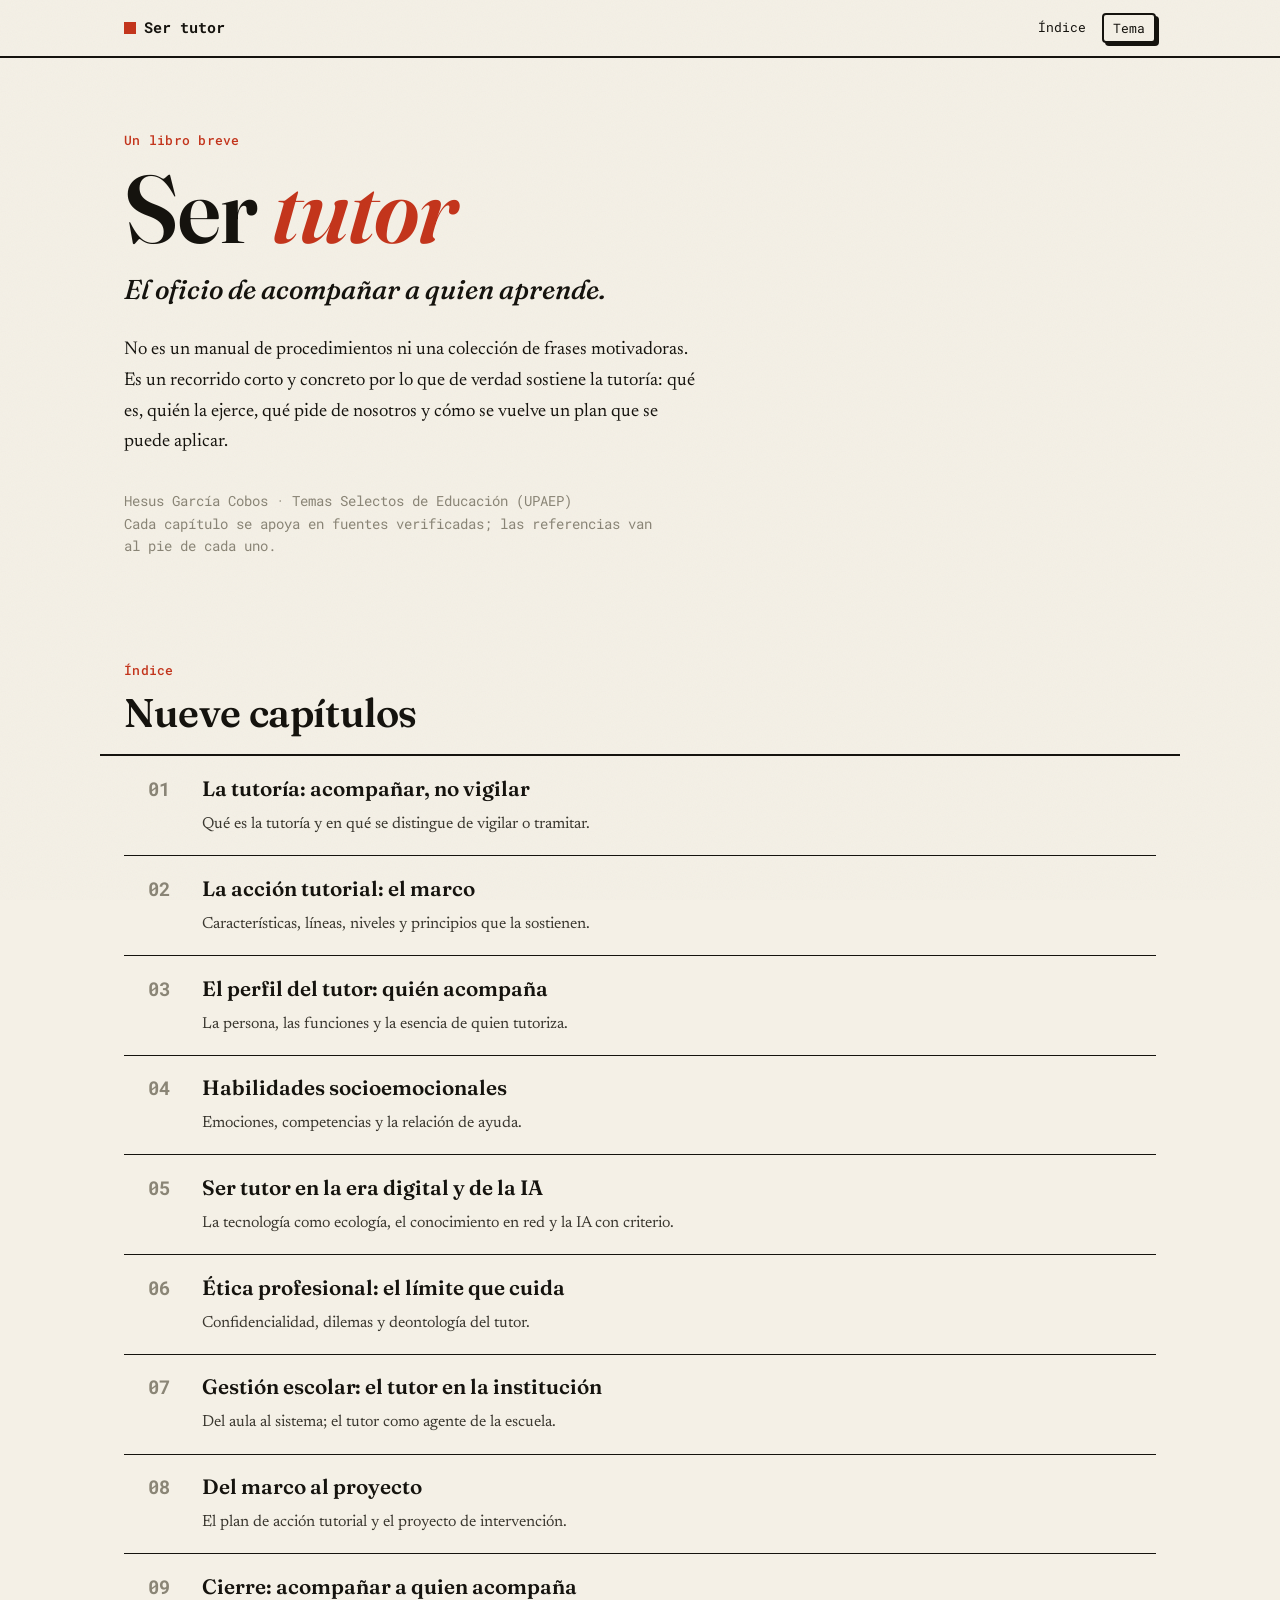
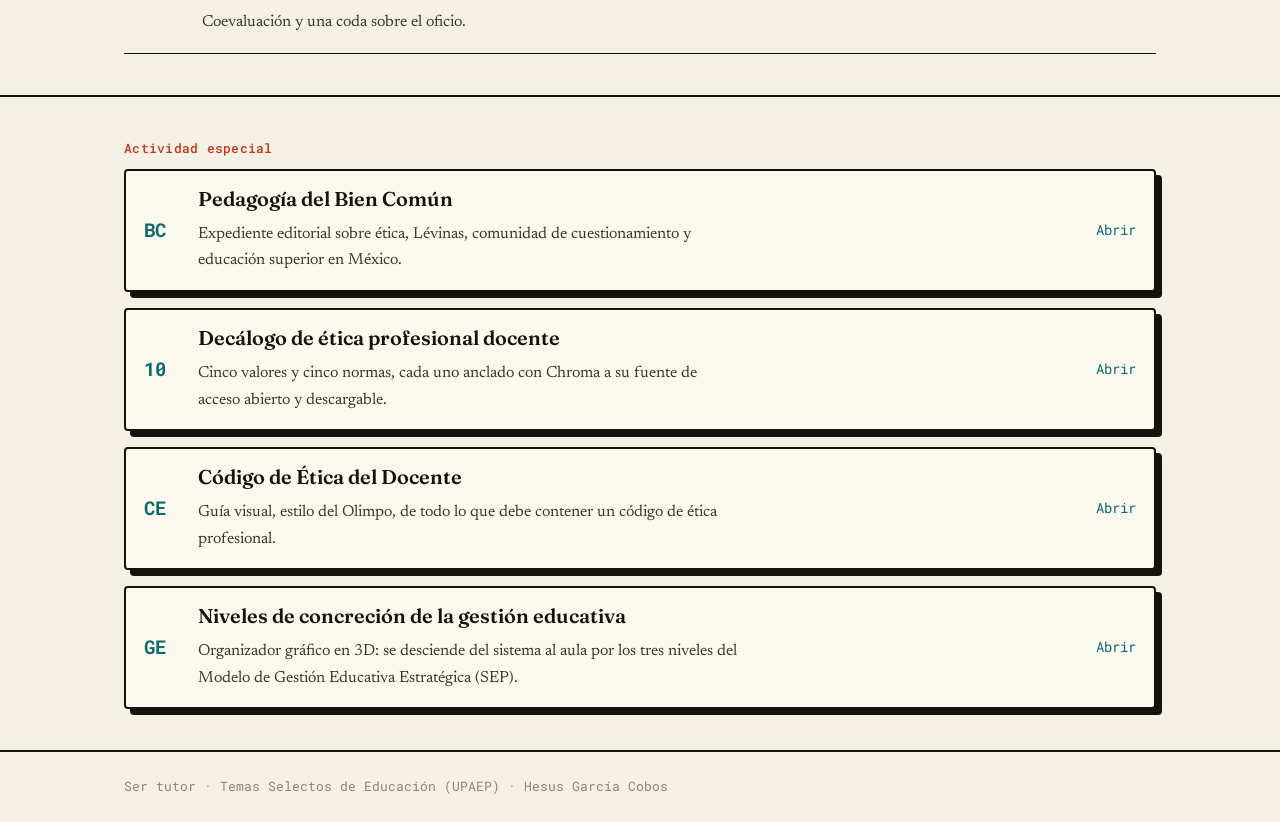
<file: docs/index.html>
<!doctype html>
<html lang="es" data-theme="light">
<head>
<meta charset="utf-8">
<meta name="viewport" content="width=device-width, initial-scale=1">
<title>Ser tutor · un libro breve sobre el oficio de acompañar</title>
<meta name="description" content="Ser tutor: un libro breve y concreto sobre el oficio de acompañar a quien aprende. Tutoría, acción tutorial, perfil del tutor, habilidades socioemocionales, ética profesional y gestión escolar.">
<link rel="stylesheet" href="assets/book.css">
<style>
.cover{padding:calc(var(--gap)*3) 0 calc(var(--gap)*2)}
.cover h1{font-size:clamp(3rem,9vw,6rem);line-height:.98;margin:0 0 .15em}
.cover h1 em{color:var(--chap)}
.cover .lead{max-width:30ch;margin-top:.6rem}
.cover__meta{margin-top:2rem}
.toc{border-top:var(--bw) solid var(--ink)}
.toc a{display:grid;grid-template-columns:2.4rem 1fr;gap:1rem;align-items:baseline;
  padding:1.1rem var(--gap);border-bottom:1px solid var(--ink);color:var(--ink);border-radius:0}
.toc a:hover{background:var(--paper-raised);color:var(--ink)}
.toc a:hover .toc__t{color:var(--chap)}
.toc__n{font-family:var(--font-mono);font-weight:700;color:var(--muted)}
.toc__t{font-family:var(--font-display);font-weight:600;font-size:1.3rem;line-height:1.2}
.toc__d{display:block;font-family:var(--font-body);font-size:1rem;color:var(--ink-soft);margin-top:.2rem;max-width:60ch}
.toc a:nth-child(1){--chap:var(--c1)}.toc a:nth-child(2){--chap:var(--c2)}.toc a:nth-child(3){--chap:var(--c3)}
.toc a:nth-child(4){--chap:var(--c4)}.toc a:nth-child(5){--chap:var(--c5)}.toc a:nth-child(6){--chap:var(--c6)}
.toc a:nth-child(7){--chap:var(--c7)}.toc a:nth-child(8){--chap:var(--c8)}.toc a:nth-child(9){--chap:var(--c9)}
.toc a:hover .toc__n{color:var(--chap)}
.special{border-top:var(--bw) solid var(--ink);padding:calc(var(--gap)*1.7) 0}
.special__link{display:grid;grid-template-columns:2.4rem 1fr auto;gap:1rem;align-items:center;color:var(--ink);
  border:var(--bw) solid var(--ink);border-radius:var(--rad);background:var(--paper-raised);
  box-shadow:var(--sh) var(--sh) 0 var(--shadow);padding:1rem 1.1rem}
.special__link:hover{color:var(--ink);border-color:var(--ink);transform:translate(-1px,-1px);
  box-shadow:calc(var(--sh) + 2px) calc(var(--sh) + 2px) 0 var(--shadow)}
.special__n{font-family:var(--font-mono);font-weight:700;color:var(--c6)}
.special__t{font-family:var(--font-display);font-weight:600;font-size:1.25rem;line-height:1.18}
.special__d{display:block;font-family:var(--font-body);font-size:1rem;color:var(--ink-soft);margin-top:.2rem;max-width:60ch}
.special__go{font-family:var(--font-mono);font-size:.85rem;color:var(--c6)}
@media(max-width:700px){.special__link{grid-template-columns:2.4rem 1fr}.special__go{display:none}}
</style>
</head>
<body>
<nav class="nav"><div class="wrap">
  <a class="nav__brand" href="index.html"><span class="sq"></span> Ser tutor</a>
  <div class="nav__right"><a href="#indice">Índice</a><button class="toggle" id="themeToggle" type="button">Tema</button></div>
</div></nav>

<header class="cover"><div class="wrap">
  <p class="eyebrow">Un libro breve</p>
  <h1>Ser <em>tutor</em></h1>
  <p class="lead">El oficio de acompañar a quien aprende.</p>
  <p class="prose" style="margin-top:1.4rem;max-width:58ch">No es un manual de procedimientos ni una colección de frases motivadoras. Es un recorrido corto y concreto por lo que de verdad sostiene la tutoría: qué es, quién la ejerce, qué pide de nosotros y cómo se vuelve un plan que se puede aplicar.</p>
  <p class="cover__meta meta">Hesus García Cobos · Temas Selectos de Educación (UPAEP)<br>Cada capítulo se apoya en fuentes verificadas; las referencias van al pie de cada uno.</p>
</div></header>

<section id="indice"><div class="wrap">
  <p class="eyebrow">Índice</p>
  <h2 style="margin-top:0">Nueve capítulos</h2>
</div>
<nav class="toc wrap" aria-label="Índice de capítulos">
  <a href="cap1.html"><span class="toc__n">01</span><span><span class="toc__t">La tutoría: acompañar, no vigilar</span><span class="toc__d">Qué es la tutoría y en qué se distingue de vigilar o tramitar.</span></span></a>
  <a href="cap2.html"><span class="toc__n">02</span><span><span class="toc__t">La acción tutorial: el marco</span><span class="toc__d">Características, líneas, niveles y principios que la sostienen.</span></span></a>
  <a href="cap3.html"><span class="toc__n">03</span><span><span class="toc__t">El perfil del tutor: quién acompaña</span><span class="toc__d">La persona, las funciones y la esencia de quien tutoriza.</span></span></a>
  <a href="cap4.html"><span class="toc__n">04</span><span><span class="toc__t">Habilidades socioemocionales</span><span class="toc__d">Emociones, competencias y la relación de ayuda.</span></span></a>
  <a href="cap5.html"><span class="toc__n">05</span><span><span class="toc__t">Ser tutor en la era digital y de la IA</span><span class="toc__d">La tecnología como ecología, el conocimiento en red y la IA con criterio.</span></span></a>
  <a href="cap6.html"><span class="toc__n">06</span><span><span class="toc__t">Ética profesional: el límite que cuida</span><span class="toc__d">Confidencialidad, dilemas y deontología del tutor.</span></span></a>
  <a href="cap7.html"><span class="toc__n">07</span><span><span class="toc__t">Gestión escolar: el tutor en la institución</span><span class="toc__d">Del aula al sistema; el tutor como agente de la escuela.</span></span></a>
  <a href="cap8.html"><span class="toc__n">08</span><span><span class="toc__t">Del marco al proyecto</span><span class="toc__d">El plan de acción tutorial y el proyecto de intervención.</span></span></a>
  <a href="cap9.html"><span class="toc__n">09</span><span><span class="toc__t">Cierre: acompañar a quien acompaña</span><span class="toc__d">Coevaluación y una coda sobre el oficio.</span></span></a>
</nav>
</section>

<section class="special"><div class="wrap">
  <p class="eyebrow">Actividad especial</p>
  <a class="special__link" href="bien-comun/">
    <span class="special__n">BC</span>
    <span><span class="special__t">Pedagogía del Bien Común</span><span class="special__d">Expediente editorial sobre ética, Lévinas, comunidad de cuestionamiento y educación superior en México.</span></span>
    <span class="special__go">Abrir</span>
  </a>
  <a class="special__link" href="decalogo/" style="margin-top:1rem">
    <span class="special__n">10</span>
    <span><span class="special__t">Decálogo de ética profesional docente</span><span class="special__d">Cinco valores y cinco normas, cada uno anclado con Chroma a su fuente de acceso abierto y descargable.</span></span>
    <span class="special__go">Abrir</span>
  </a>
  <a class="special__link" href="codigo-etica/" style="margin-top:1rem">
    <span class="special__n">CE</span>
    <span><span class="special__t">Código de Ética del Docente</span><span class="special__d">Guía visual, estilo del Olimpo, de todo lo que debe contener un código de ética profesional.</span></span>
    <span class="special__go">Abrir</span>
  </a>
  <a class="special__link" href="gestion-educativa/" style="margin-top:1rem">
    <span class="special__n">GE</span>
    <span><span class="special__t">Niveles de concreción de la gestión educativa</span><span class="special__d">Organizador gráfico en 3D: se desciende del sistema al aula por los tres niveles del Modelo de Gestión Educativa Estratégica (SEP).</span></span>
    <span class="special__go">Abrir</span>
  </a>
</div></section>

<footer class="foot"><div class="wrap">Ser tutor · Temas Selectos de Educación (UPAEP) · Hesus García Cobos</div></footer>
<script src="assets/book.js"></script>
</body>
</html>
</file>
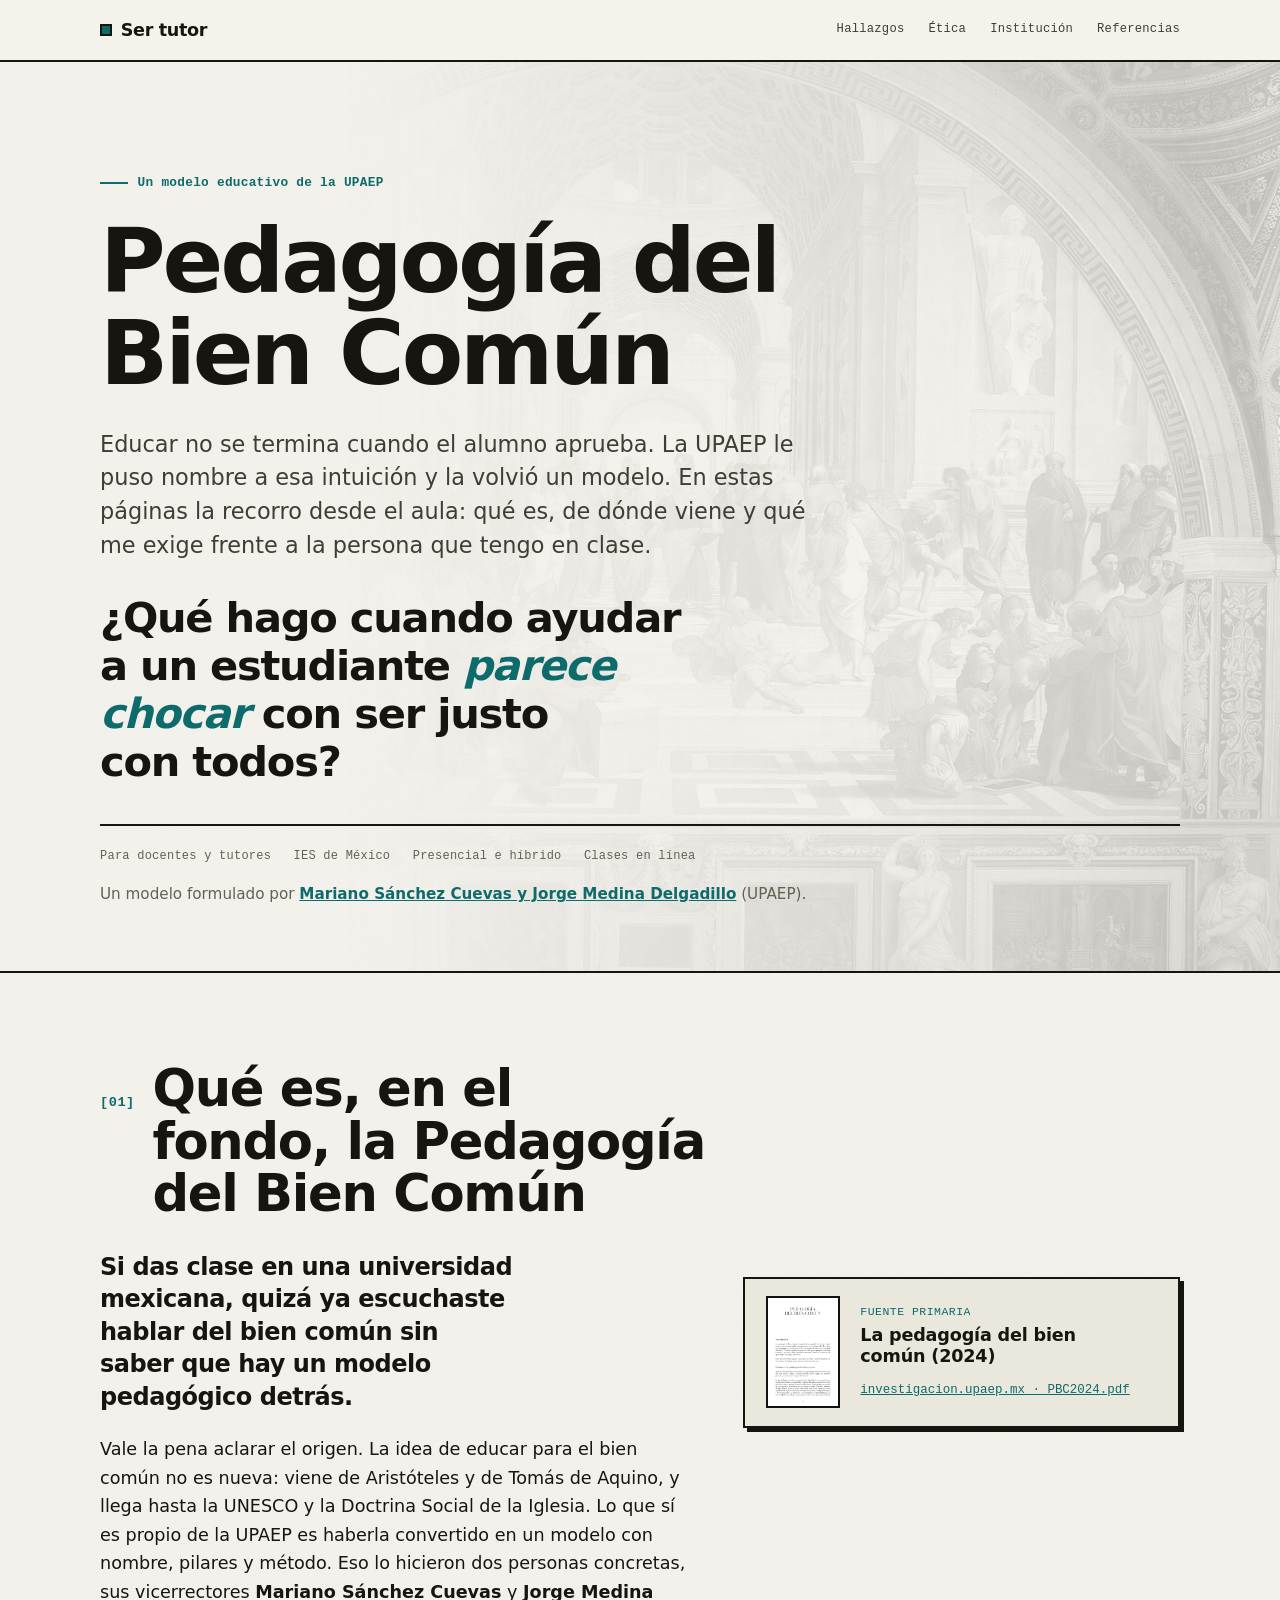
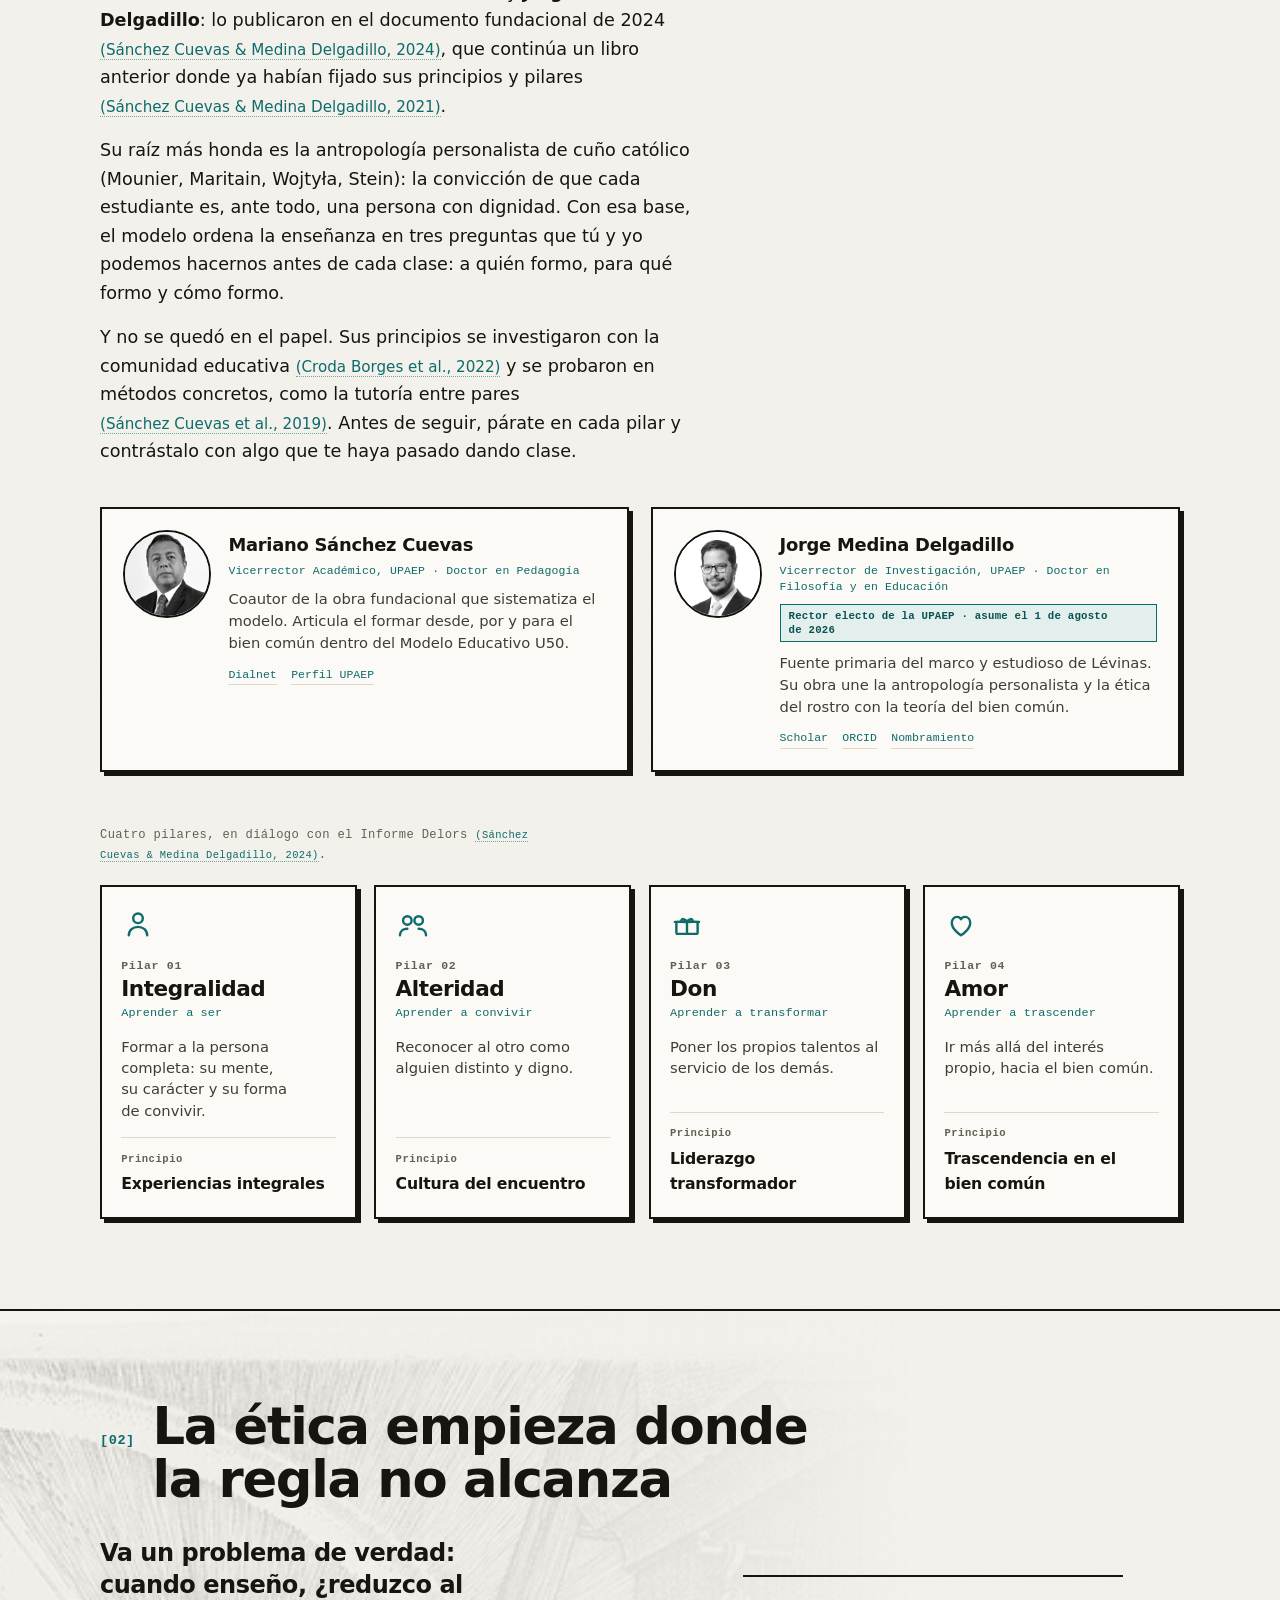
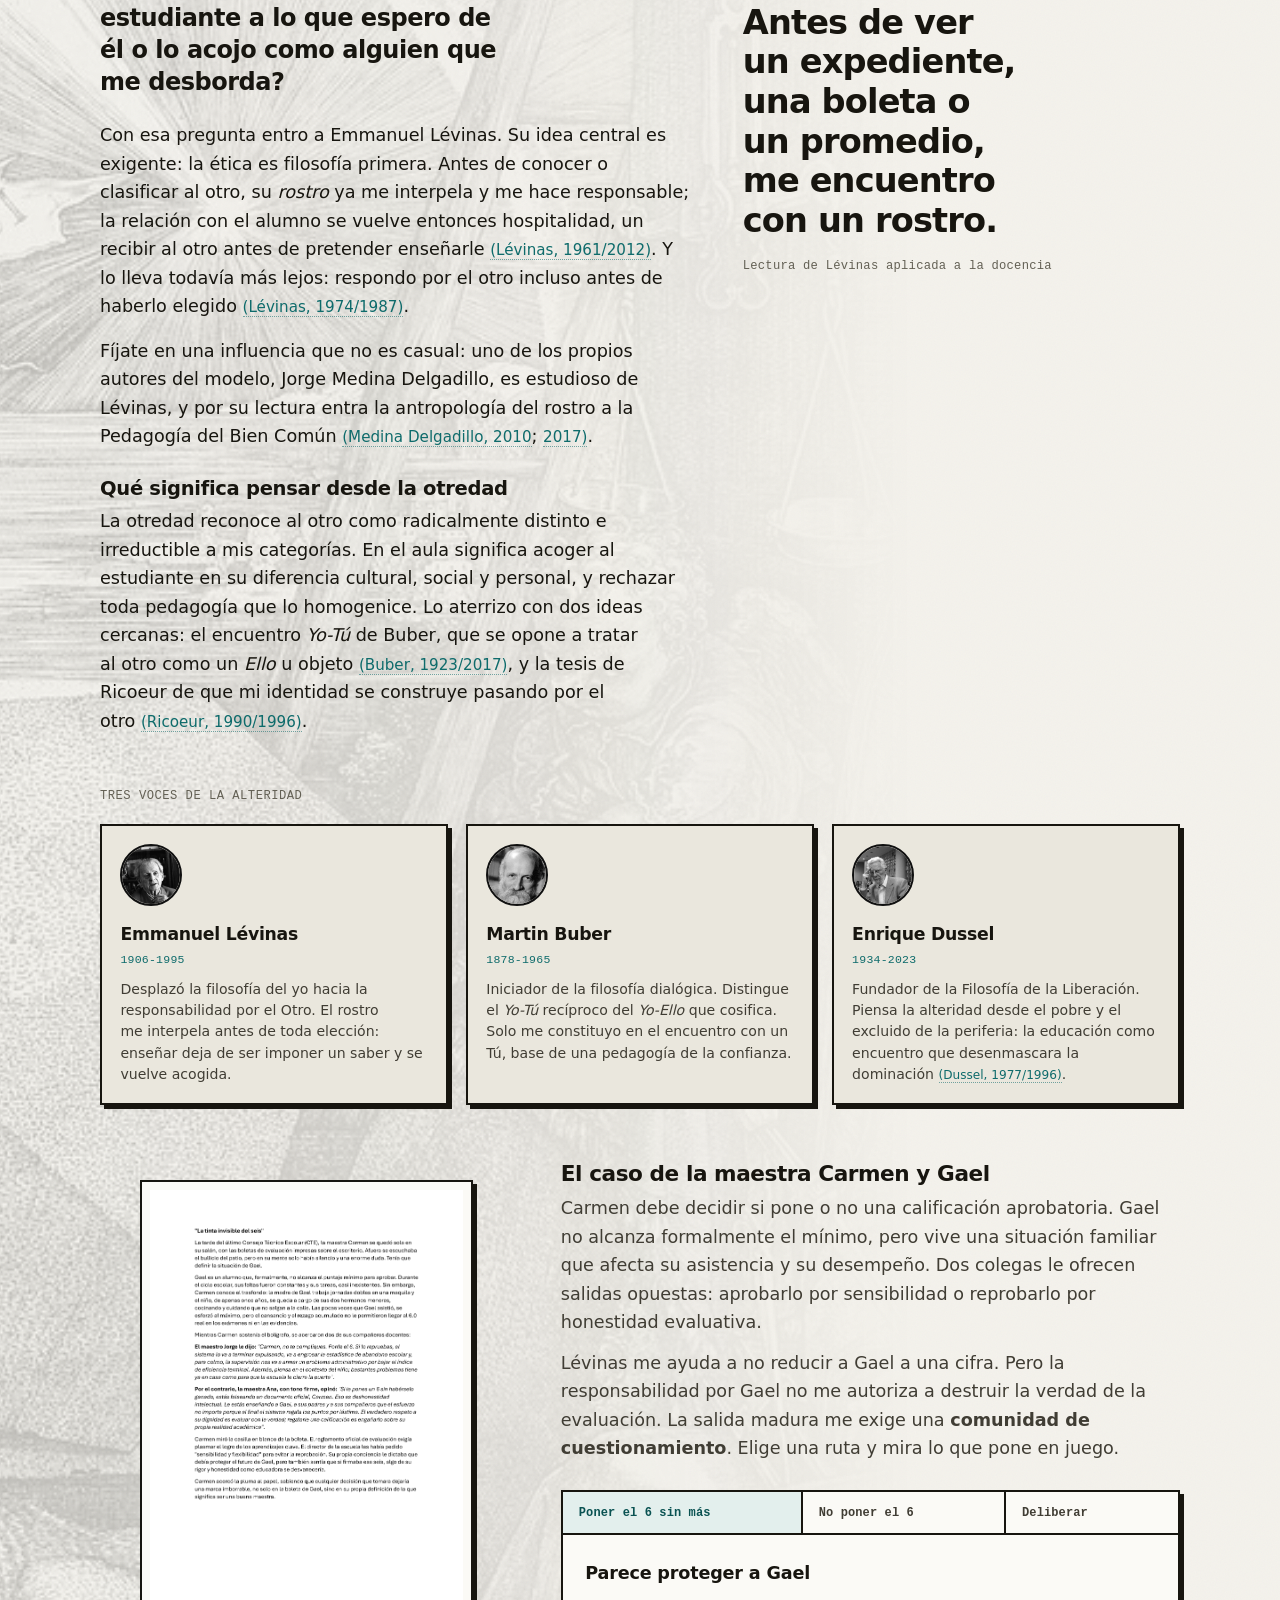
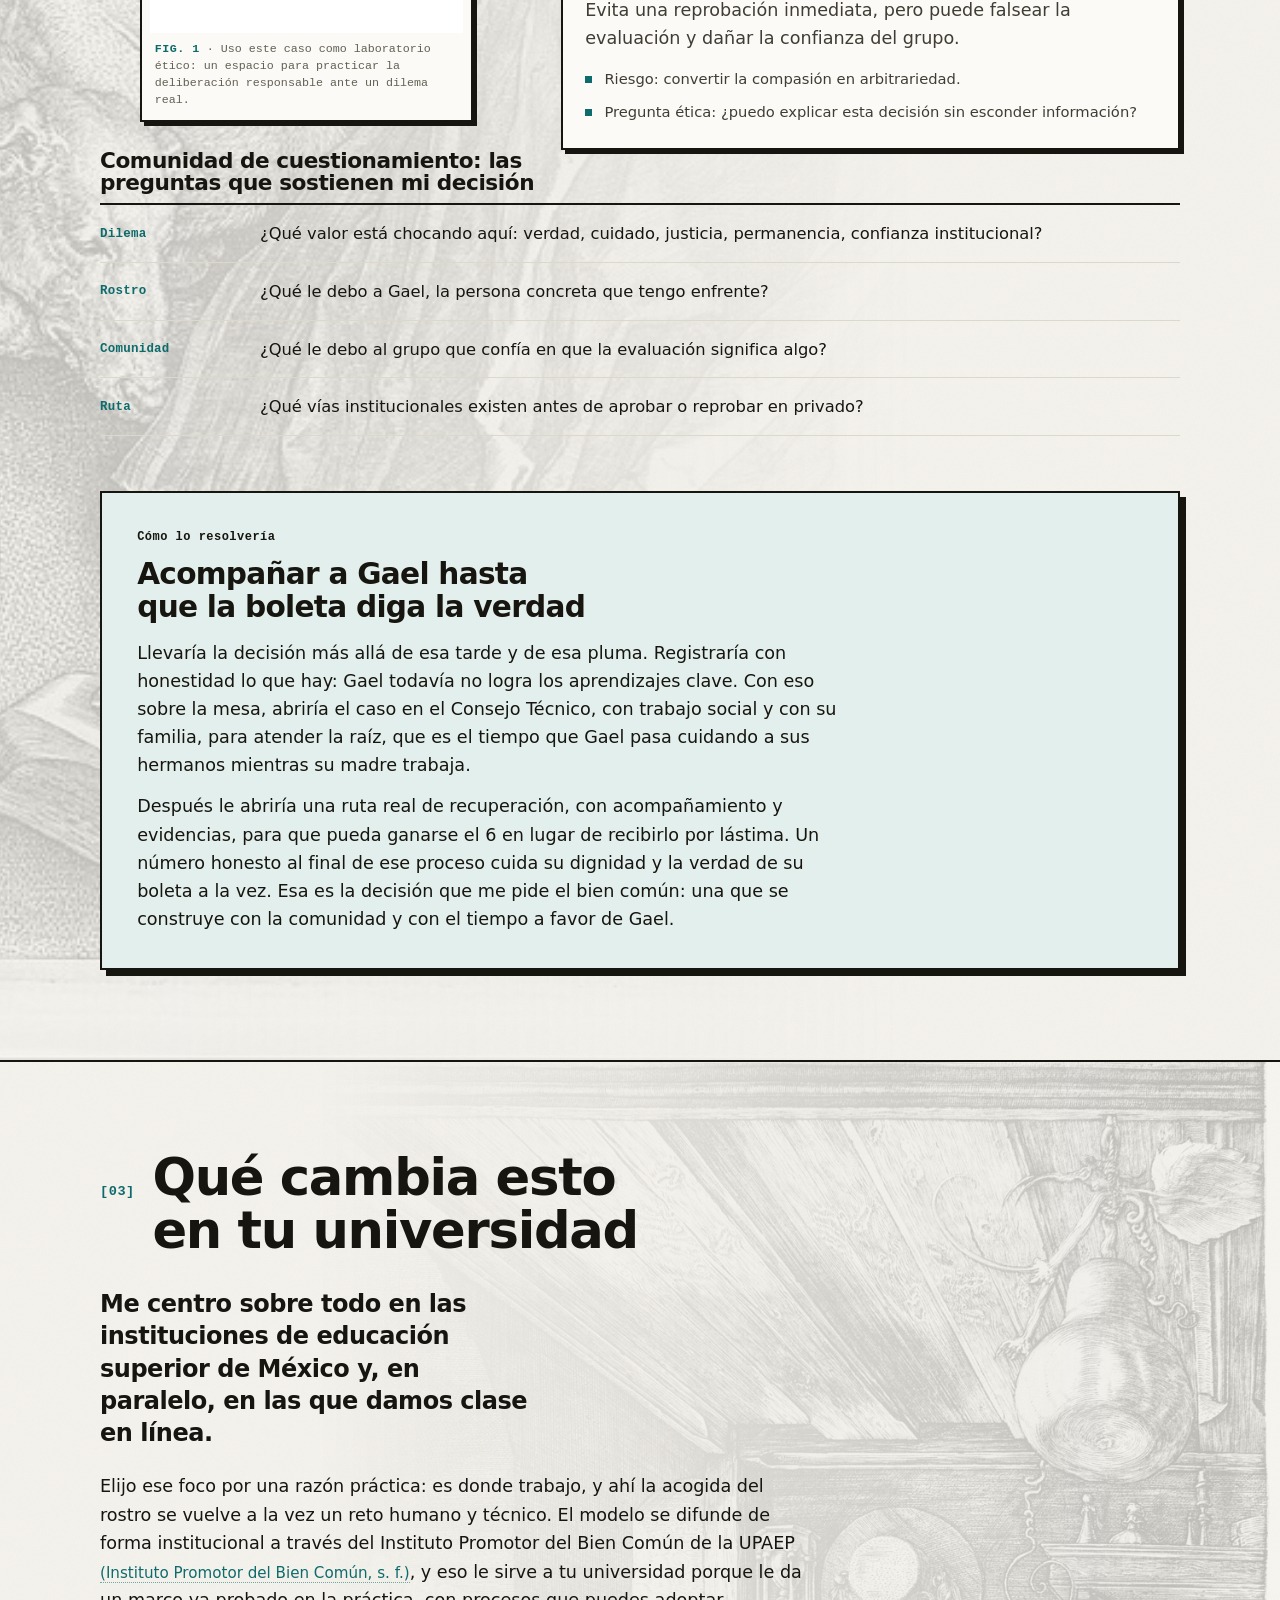
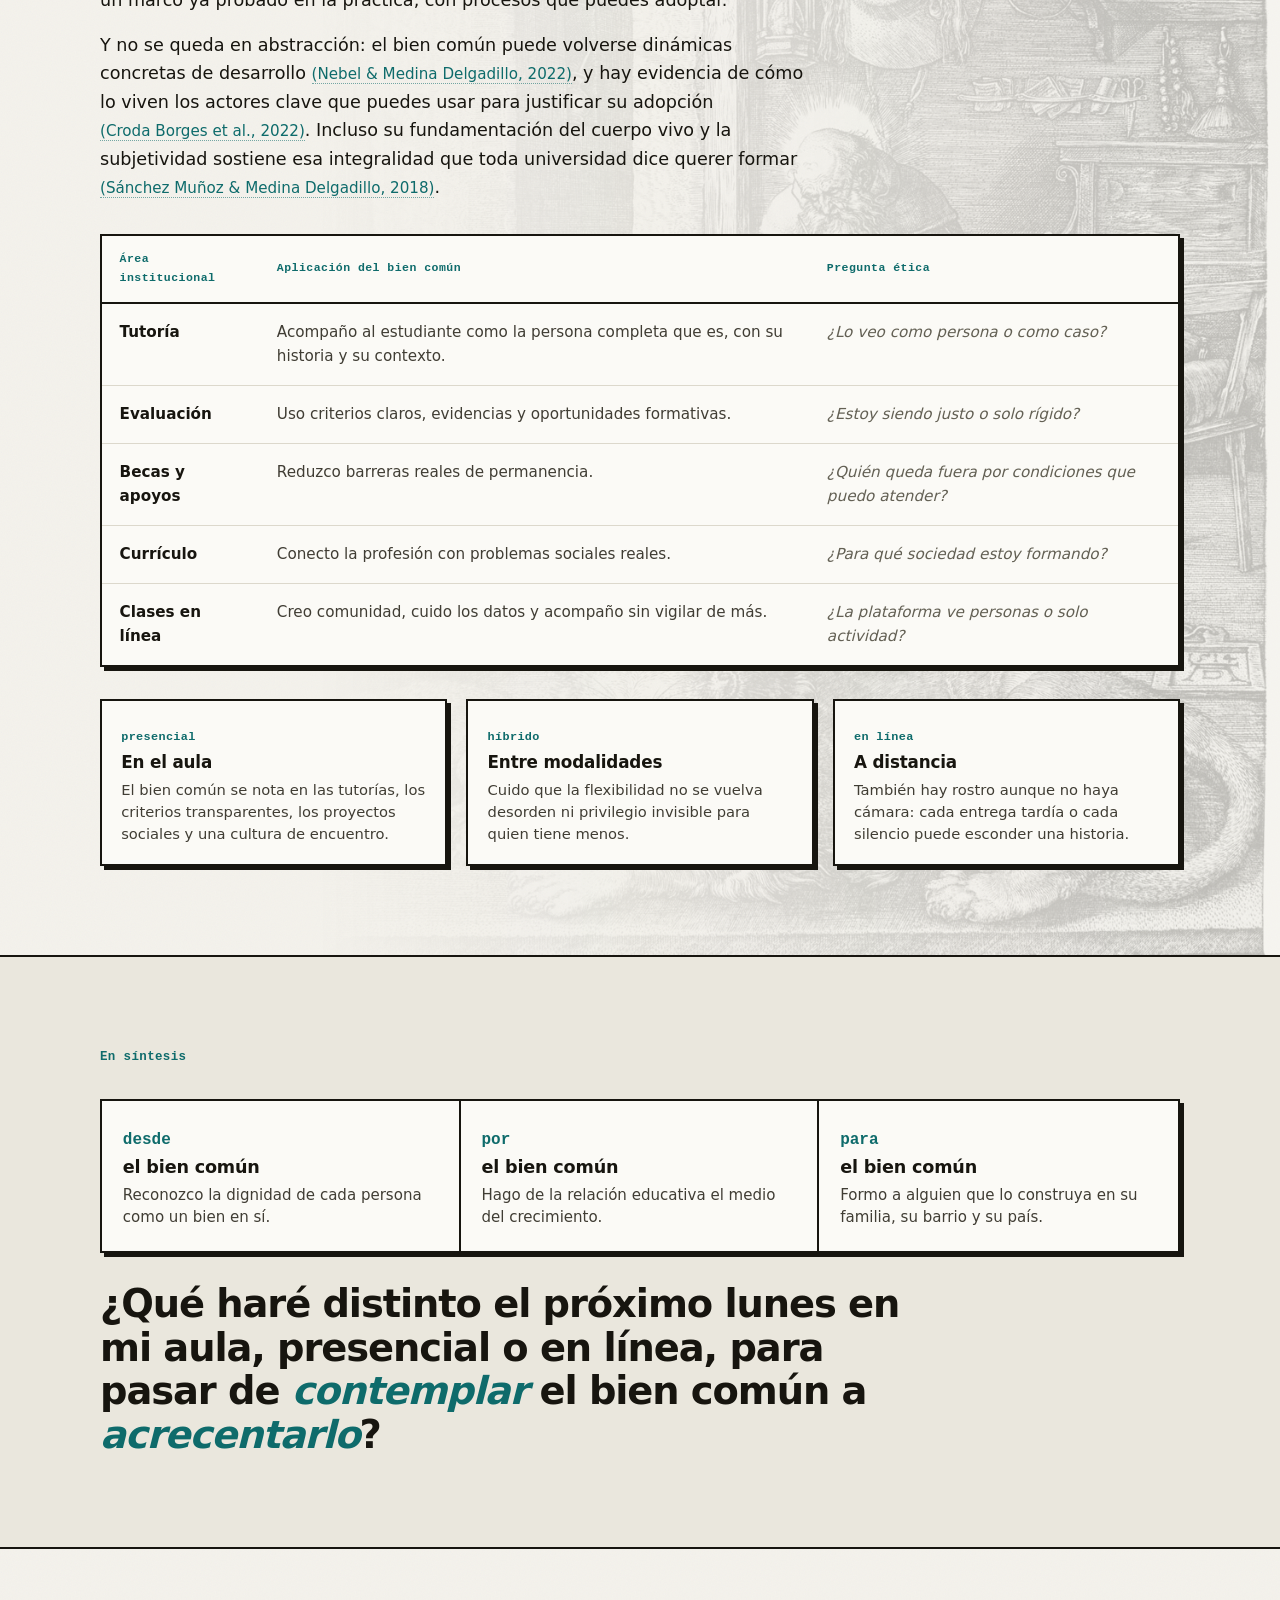
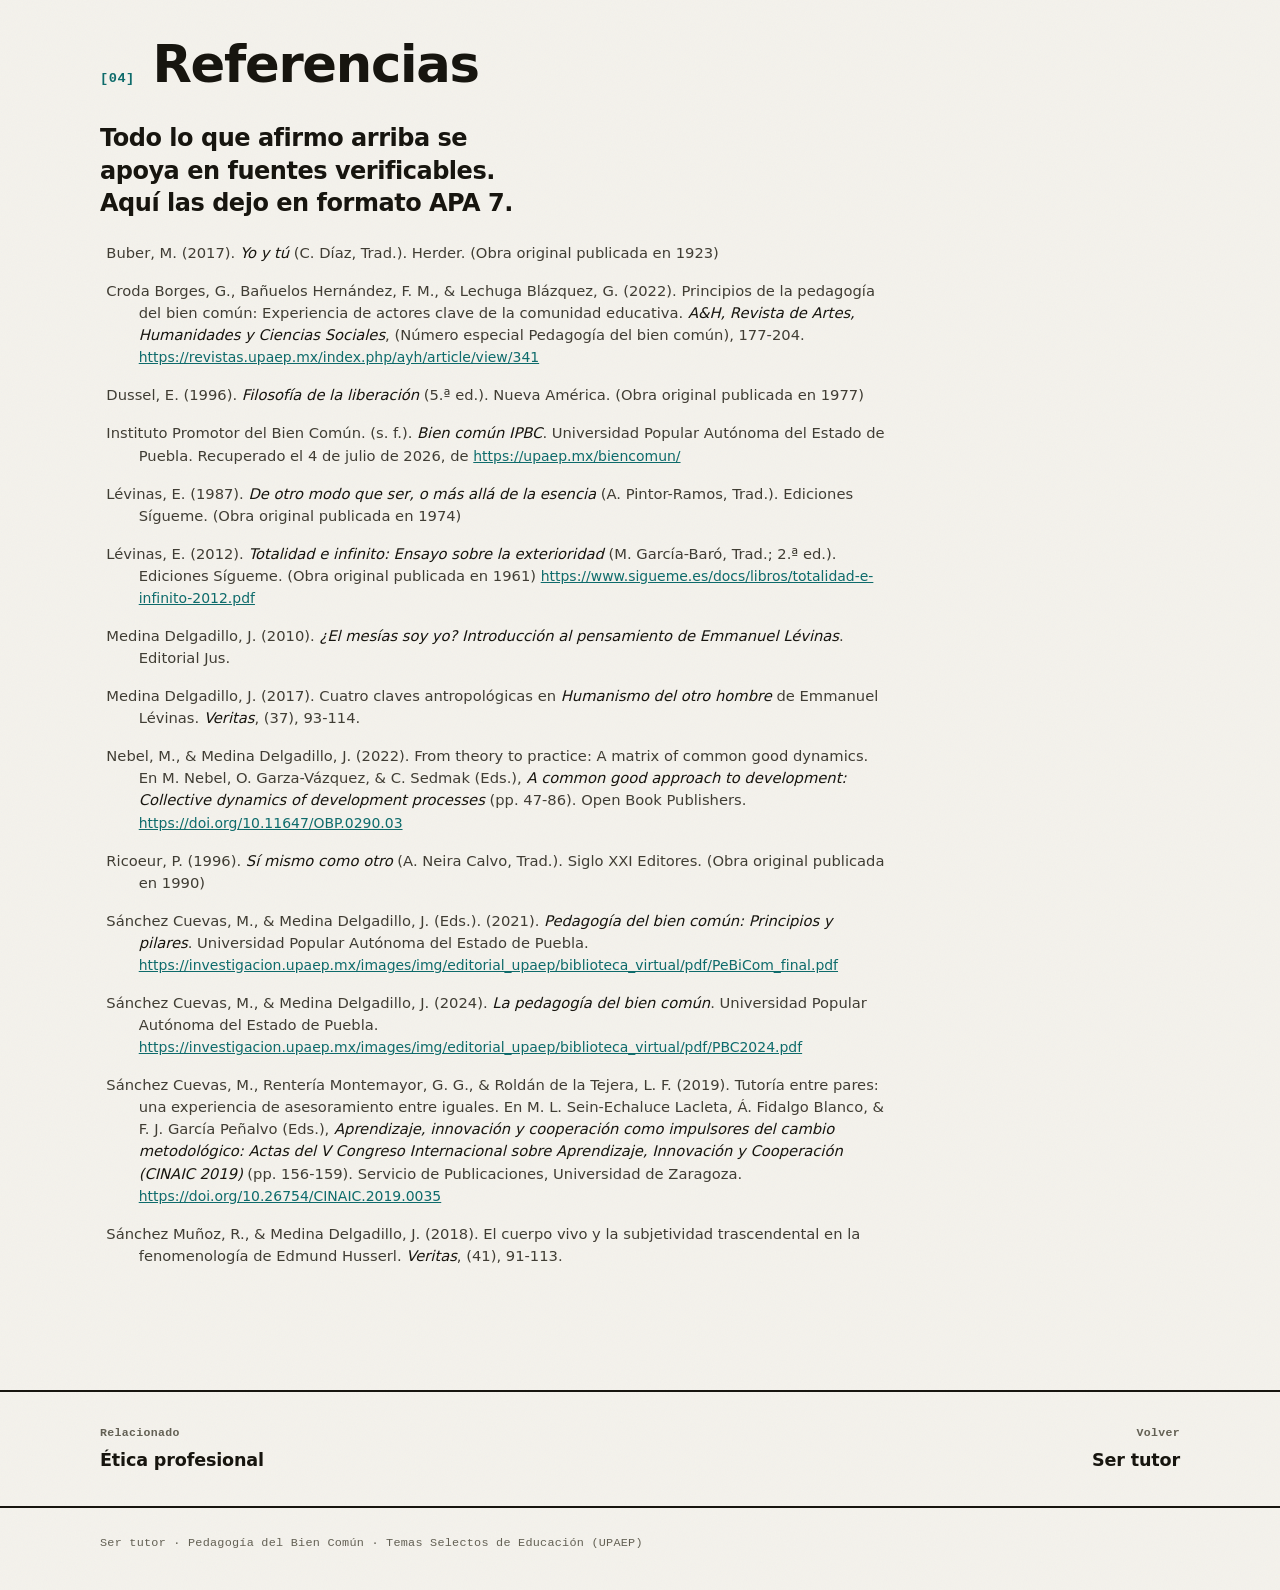
<file: docs/bien-comun/index.html>
<!doctype html>
<html lang="es">
<head>
<meta charset="utf-8">
<meta name="viewport" content="width=device-width, initial-scale=1">
<title>Pedagogía del Bien Común · Ser tutor</title>
<meta name="description" content="Qué es la Pedagogía del Bien Común de la UPAEP, contada desde el aula y con fuentes: su origen y autores (Sánchez Cuevas y Medina Delgadillo), su ética de la otredad con Lévinas, y su vínculo con las universidades de México y las que dan clase en línea.">
<style>
  :root{
    --paper:#f4f2ec;
    --paper-2:#eae7dd;
    --surface:#fbfaf6;
    --ink:#17150f;
    --ink-soft:#403d34;
    --muted:#636054;
    --accent:#0e6b6b;
    --accent-strong:#0a5252;
    --accent-wash:#e3efed;
    --line:#dcd8cc;
    --shadow-hard:6px 6px 0 var(--ink);
    --shadow-hard-sm:4px 4px 0 var(--ink);

    --sans:system-ui,-apple-system,"Segoe UI",Roboto,Helvetica,Arial,sans-serif;
    --mono:ui-monospace,"SF Mono","Roboto Mono",Menlo,Consolas,monospace;

    --measure:min(100% - 2.5rem, 1080px);
    --prose:64ch;
    --e-out:cubic-bezier(.22,1,.36,1);
  }

  *,*::before,*::after{box-sizing:border-box}
  html{-webkit-text-size-adjust:100%;scroll-behavior:smooth;scroll-padding-top:72px}
  @media (prefers-reduced-motion:reduce){html{scroll-behavior:auto}}
  body{
    margin:0;color:var(--ink);
    background-color:var(--paper);
    background-image:url("data:image/svg+xml,%3Csvg xmlns='http://www.w3.org/2000/svg' width='140' height='140'%3E%3Cfilter id='n'%3E%3CfeTurbulence type='fractalNoise' baseFrequency='0.8' numOctaves='2' stitchTiles='stitch'/%3E%3C/filter%3E%3Crect width='100%25' height='100%25' filter='url(%23n)' opacity='0.04'/%3E%3C/svg%3E");
    font-family:var(--sans);font-size:clamp(1.02rem,.98rem + .22vw,1.1rem);
    line-height:1.62;-webkit-font-smoothing:antialiased;text-rendering:optimizeLegibility;
  }
  h1,h2,h3{margin:0;letter-spacing:-.025em;line-height:1.02;text-wrap:balance}
  h1{font-weight:840}h2{font-weight:820}h3{font-weight:760}
  p{margin:0;text-wrap:pretty}
  a{color:var(--accent)}a:hover{color:var(--accent-strong)}
  img{max-width:100%;display:block}
  .wrap{width:var(--measure);margin-inline:auto}

  /* reading progress (scroll-driven, decorative, degrades to hidden) */
  .progress{position:fixed;inset:0 0 auto 0;height:3px;background:var(--accent);transform:scaleX(0);transform-origin:0 50%;z-index:200}
  @supports (animation-timeline:scroll()){
    .progress{animation:grow linear both;animation-timeline:scroll(root)}
    @keyframes grow{to{transform:scaleX(1)}}
  }
  @media (prefers-reduced-motion:reduce){.progress{display:none}}

  /* skip link */
  .skip{position:absolute;left:-9999px;top:.4rem;background:var(--ink);color:var(--paper);padding:.55rem .9rem;font-family:var(--mono);font-size:.78rem;z-index:300}
  .skip:focus{left:.4rem}

  /* nav */
  .nav{position:sticky;top:0;z-index:100;background:color-mix(in srgb,var(--paper) 85%,transparent);backdrop-filter:saturate(1.05) blur(8px);border-bottom:2px solid var(--ink)}
  .nav__in{width:var(--measure);margin-inline:auto;height:60px;display:flex;align-items:center;justify-content:space-between;gap:1rem}
  .brand{display:inline-flex;align-items:center;gap:.55rem;color:var(--ink);font-weight:800;letter-spacing:-.02em;text-decoration:none}
  .brand .sq{width:12px;height:12px;background:var(--accent);border:2px solid var(--ink)}
  .nav__links{display:flex;gap:1.5rem;font-family:var(--mono);font-size:.76rem;letter-spacing:.02em}
  .nav__links a{color:var(--ink-soft);text-decoration:none}
  .nav__links a:hover{color:var(--accent)}
  @media (max-width:760px){.nav__links{display:none}}

  /* hero */
  .hero{position:relative;overflow:hidden;padding:clamp(3.6rem,8vw,7rem) 0 clamp(2.6rem,5vw,4rem)}
  .hero::before{content:"";position:absolute;inset:0;
    background:url("assets/athens-bg.jpg") center right/cover;filter:grayscale(1) contrast(1.04);
    opacity:.22;-webkit-mask-image:linear-gradient(90deg,transparent 26%,#000 92%);mask-image:linear-gradient(90deg,transparent 26%,#000 92%);pointer-events:none}
  .hero .wrap{position:relative;z-index:1}
  @media (max-width:720px){.hero::before{opacity:.12}}

  /* full-bleed old-master engravings behind ética + institución (fade alterna dirección) */
  #etica,#institucion{position:relative;overflow:hidden}
  #etica > .wrap,#institucion > .wrap{position:relative;z-index:1}
  #etica::before,#institucion::before{content:"";position:absolute;inset:0;pointer-events:none;filter:grayscale(1) contrast(1.04);opacity:.22;z-index:0;background-size:cover;background-position:center}
  #etica::before{background-image:url("assets/contemplacion.jpg");background-position:center top;-webkit-mask-image:linear-gradient(90deg,#000 6%,transparent 72%);mask-image:linear-gradient(90deg,#000 6%,transparent 72%)}
  #institucion::before{background-image:url("assets/jerome.jpg");-webkit-mask-image:linear-gradient(90deg,transparent 24%,#000 92%);mask-image:linear-gradient(90deg,transparent 24%,#000 92%)}
  @media (max-width:720px){#etica::before,#institucion::before{opacity:.12}}
  .kicker{font-family:var(--mono);font-size:.8rem;letter-spacing:.02em;color:var(--accent);margin:0 0 1.4rem;display:inline-flex;align-items:center;gap:.6rem;font-weight:600}
  .kicker::before{content:"";width:28px;height:2px;background:var(--accent)}
  .hero h1{font-size:clamp(2.9rem,9vw,5.6rem);max-width:14ch;letter-spacing:-.035em}
  .hero__deck{margin:1.8rem 0 0;max-width:52ch;font-size:clamp(1.14rem,1rem + .8vw,1.4rem);color:var(--ink-soft);line-height:1.5}
  .hero__q{margin:2rem 0 0;max-width:22ch;font-size:clamp(1.55rem,1.1rem + 2.2vw,2.6rem);line-height:1.15;font-weight:820;letter-spacing:-.03em}
  .hero__q em{font-style:italic;font-weight:600;color:var(--accent)}
  .hero__meta{margin:2.4rem 0 0;padding-top:1.3rem;border-top:2px solid var(--ink);font-family:var(--mono);font-size:.75rem;color:var(--muted);letter-spacing:.02em;display:flex;flex-wrap:wrap;gap:.5rem 1.4rem}
  .hero__by{margin:1rem 0 0;font-size:.95rem;color:var(--muted)}
  .hero__by a{font-weight:600}

  /* section scaffold */
  .section{padding:clamp(3.4rem,7vw,6rem) 0;border-top:2px solid var(--ink)}
  .s-head{display:grid;grid-template-columns:auto 1fr;gap:1.1rem;align-items:baseline;margin:0 0 2rem}
  .s-index{font-family:var(--mono);font-size:.85rem;color:var(--accent);font-weight:700;letter-spacing:.04em;white-space:nowrap}
  .s-head h2{font-size:clamp(1.9rem,1.2rem + 2.6vw,3.2rem);max-width:19ch}
  .lede{font-size:clamp(1.2rem,1rem + .9vw,1.5rem);color:var(--ink);line-height:1.35;max-width:26ch;font-weight:720;letter-spacing:-.02em;margin:0 0 1.4rem}
  .prose{max-width:var(--prose)}
  .prose p+p{margin-top:1rem}
  .prose h3{font-size:1.22rem;margin:1.8rem 0 .5rem;letter-spacing:-.015em}
  .split{display:grid;grid-template-columns:1.15fr .85fr;gap:clamp(1.8rem,4vw,3.2rem);align-items:start}
  @media (max-width:760px){.split{grid-template-columns:1fr}}

  /* inline citation */
  .cite{font-size:.86em;color:var(--accent);text-decoration:none;white-space:nowrap;border-bottom:1px dotted color-mix(in srgb,var(--accent) 55%,transparent)}
  .cite:hover{color:var(--accent-strong);border-bottom-style:solid}

  mark{background:var(--accent-wash);color:var(--ink);padding:.02em .12em;box-decoration-break:clone}

  /* author cards */
  .authors{display:grid;grid-template-columns:repeat(auto-fit,minmax(300px,1fr));gap:1.4rem;margin:2.6rem 0}
  .author{border:2px solid var(--ink);background:var(--surface);padding:1.3rem;box-shadow:var(--shadow-hard-sm);display:grid;grid-template-columns:auto 1fr;gap:1.1rem;align-items:start}
  .author__photo{width:88px;height:88px;border-radius:50%;border:2px solid var(--ink);object-fit:cover;filter:grayscale(1) contrast(1.05);background:var(--paper-2)}
  .author__name{font-weight:800;font-size:1.12rem;letter-spacing:-.015em}
  .author__role{font-family:var(--mono);font-size:.72rem;color:var(--accent);letter-spacing:.01em;margin:.25rem 0 .55rem;line-height:1.4}
  .author__badge{display:inline-block;font-family:var(--mono);font-size:.67rem;font-weight:700;letter-spacing:.02em;color:var(--accent-strong);background:var(--accent-wash);border:1px solid var(--accent);padding:.22rem .5rem;margin:0 0 .6rem;line-height:1.35}
  .author__why{font-size:.92rem;color:var(--ink-soft);line-height:1.5}
  .author__links{margin:.7rem 0 0;display:flex;flex-wrap:wrap;gap:.4rem .9rem;font-family:var(--mono);font-size:.72rem}
  .author__links a{text-decoration:none;border-bottom:1px solid var(--line)}

  /* document callout */
  .doc{display:grid;grid-template-columns:auto 1fr;gap:1.3rem;align-items:center;border:2px solid var(--ink);background:var(--paper-2);padding:1.1rem 1.3rem;box-shadow:var(--shadow-hard-sm);margin:1.6rem 0 0}
  .doc img{width:74px;height:auto;border:2px solid var(--ink);filter:grayscale(1) contrast(1.04)}
  .doc__k{font-family:var(--mono);font-size:.72rem;color:var(--accent);letter-spacing:.04em}
  .doc__t{font-weight:760;letter-spacing:-.01em;margin:.2rem 0 .35rem;line-height:1.2}
  .doc__l{font-family:var(--mono);font-size:.78rem;word-break:break-word}

  /* pilares (grid compacto con iconos) */
  .pillars-wrap{margin-top:clamp(2.4rem,5vw,3.4rem)}
  .pillars-label{font-family:var(--mono);font-size:.76rem;color:var(--muted);letter-spacing:.03em;margin:0 0 1.2rem;max-width:62ch}
  .pillars-label .cite{white-space:normal}
  .pillars{display:grid;grid-template-columns:repeat(4,1fr);gap:1.1rem}
  .pillar{border:2px solid var(--ink);background:var(--surface);padding:1.3rem 1.2rem;box-shadow:var(--shadow-hard-sm);display:flex;flex-direction:column;transition:transform .18s var(--e-out),box-shadow .18s var(--e-out)}
  .pillar:hover{transform:translate(-2px,-2px);box-shadow:8px 8px 0 var(--ink)}
  .pillar__ic{width:34px;height:34px;color:var(--accent);margin-bottom:1rem;display:block;flex:0 0 auto}
  .pillar__no{font-family:var(--mono);font-size:.72rem;color:var(--muted);letter-spacing:.06em;font-weight:700}
  .pillar__name{font-size:1.35rem;font-weight:820;letter-spacing:-.02em;margin:.15rem 0 .2rem}
  .pillar__aim{font-family:var(--mono);font-size:.74rem;color:var(--accent);letter-spacing:.01em;margin:0 0 .8rem}
  .pillar__desc{font-size:.92rem;color:var(--ink-soft);line-height:1.45;margin:0 0 1rem}
  .pillar__prin{margin-top:auto;padding-top:.8rem;border-top:1px solid var(--line);font-weight:720;font-size:.98rem;letter-spacing:-.01em}
  .pillar__prin span{display:block;font-family:var(--mono);font-size:.66rem;color:var(--muted);font-weight:600;letter-spacing:.05em;margin-bottom:.2rem}
  @media (max-width:860px){.pillars{grid-template-columns:repeat(2,1fr)}}
  @media (max-width:480px){.pillars{grid-template-columns:1fr}}

  /* triad desde/por/para */
  .triad{display:grid;grid-template-columns:repeat(3,1fr);border:2px solid var(--ink);box-shadow:var(--shadow-hard-sm);margin-top:2rem;background:var(--surface)}
  .triad>div{padding:1.4rem 1.3rem;border-right:2px solid var(--ink)}
  .triad>div:last-child{border-right:0}
  .triad .prep{font-family:var(--mono);font-size:1rem;color:var(--accent);font-weight:700}
  .triad h3{margin:.35rem 0 .45rem;font-size:1.1rem;letter-spacing:-.01em}
  .triad p{color:var(--ink-soft);font-size:.94rem;line-height:1.48}
  @media (max-width:640px){.triad{grid-template-columns:1fr}.triad>div{border-right:0;border-bottom:2px solid var(--ink)}.triad>div:last-child{border-bottom:0}}

  /* pull quote */
  .pull{margin:2.4rem 0 0;padding:1.6rem 0 0;border-top:2px solid var(--ink);max-width:34ch}
  .pull blockquote{margin:0;font-size:clamp(1.45rem,1.05rem + 1.7vw,2.1rem);line-height:1.18;font-weight:800;letter-spacing:-.025em;text-wrap:balance}
  .pull cite{display:block;margin-top:1rem;font-style:normal;font-family:var(--mono);font-size:.76rem;color:var(--muted);letter-spacing:.02em}

  /* neobrutalist philosophers */
  .phil{margin-top:clamp(2.4rem,5vw,3.2rem)}
  .phil__k{font-family:var(--mono);font-size:.76rem;color:var(--muted);letter-spacing:.04em;margin:0 0 1.1rem}
  .phil__row{display:grid;grid-template-columns:repeat(auto-fit,minmax(220px,1fr));gap:1.1rem}
  .phil__photo{width:62px;height:62px;border-radius:50%;border:2px solid var(--ink);object-fit:cover;filter:grayscale(1) contrast(1.05);background:var(--paper);margin-bottom:.9rem}
  .phil__card{border:2px solid var(--ink);background:var(--paper-2);padding:1.15rem;box-shadow:var(--shadow-hard-sm);transition:transform .18s var(--e-out),box-shadow .18s var(--e-out)}
  .phil__card:hover{transform:translate(-2px,-2px);box-shadow:8px 8px 0 var(--ink)}
  .phil__name{font-weight:820;font-size:1.08rem;letter-spacing:-.015em}
  .phil__years{font-family:var(--mono);font-size:.72rem;color:var(--accent);letter-spacing:.02em;margin:.15rem 0 .6rem}
  .phil__c{font-size:.88rem;color:var(--ink-soft);line-height:1.5}

  /* case + route widget */
  .case{margin-top:clamp(2.6rem,5vw,3.6rem)}
  .case__grid{display:grid;grid-template-columns:.8fr 1.2fr;gap:clamp(1.8rem,4vw,3rem);align-items:start}
  @media (max-width:820px){.case__grid{grid-template-columns:1fr}}
  .fig{background:var(--surface);border:2px solid var(--ink);padding:.5rem;box-shadow:var(--shadow-hard-sm)}
  .fig img{width:100%;filter:grayscale(1) contrast(1.03)}
  .fig figcaption{font-family:var(--mono);font-size:.73rem;color:var(--muted);line-height:1.45;margin-top:.55rem;padding:0 .3rem .2rem}
  .fig figcaption b{color:var(--accent);font-weight:700;letter-spacing:.04em}
  .case h3{font-size:1.35rem;margin:0 0 .6rem;letter-spacing:-.02em}
  .case p{color:var(--ink-soft)}.case p+p{margin-top:.75rem}
  .routes{margin-top:1.7rem;border:2px solid var(--ink);background:var(--surface);box-shadow:var(--shadow-hard-sm)}
  .routes__tabs{display:flex;flex-wrap:wrap;border-bottom:2px solid var(--ink)}
  .route{flex:1 1 auto;appearance:none;background:transparent;border:0;border-right:2px solid var(--ink);cursor:pointer;font-family:var(--mono);font-size:.75rem;color:var(--ink-soft);letter-spacing:.01em;padding:.85rem 1rem;text-align:left;font-weight:600;transition:color .2s var(--e-out),background .2s var(--e-out)}
  .route:last-child{border-right:0}
  .route:hover{color:var(--ink);background:var(--accent-wash)}
  .route[aria-pressed="true"]{color:var(--accent-strong);background:var(--accent-wash);font-weight:700}
  .route:focus-visible{outline:2px solid var(--accent);outline-offset:-2px}
  .route-panel{padding:1.5rem 1.4rem}
  .route-panel h4{margin:0 0 .5rem;font-size:1.1rem;font-weight:800;letter-spacing:-.01em}
  .route-panel p{margin:0 0 .9rem;color:var(--ink-soft)}
  .route-panel ul{margin:0;padding:0;list-style:none;display:grid;gap:.55rem}
  .route-panel li{position:relative;padding-left:1.2rem;font-size:.92rem;color:var(--ink-soft)}
  .route-panel li::before{content:"";position:absolute;left:0;top:.6em;width:7px;height:7px;background:var(--accent)}
  .route-swap{transition:opacity .22s var(--e-out)}
  .route-swap.is-swapping{opacity:0}

  /* community questions */
  .cq-head{font-size:1.2rem;margin:clamp(3.4rem,6vw,4.8rem) 0 1.8rem;letter-spacing:-.01em;max-width:54ch}
  .cq{margin:0;padding:0;list-style:none;border-top:2px solid var(--ink)}
  .cq li{display:grid;grid-template-columns:9rem 1fr;gap:1rem;padding:1.05rem 0;border-bottom:1px solid var(--line)}
  .cq .lbl{font-family:var(--mono);font-size:.78rem;color:var(--accent);letter-spacing:.02em;font-weight:700;padding-top:.1rem}
  .cq .qq{color:var(--ink);font-size:1.02rem;line-height:1.42}
  @media (max-width:560px){.cq li{grid-template-columns:1fr;gap:.25rem}}

  /* remate / decisión del caso */
  .verdict{margin-top:clamp(2.4rem,5vw,3.4rem);border:2px solid var(--ink);background:var(--accent-wash);box-shadow:var(--shadow-hard);padding:clamp(1.5rem,3.5vw,2.2rem)}
  .verdict__k{font-family:var(--mono);font-size:.75rem;color:var(--accent-strong);letter-spacing:.04em;font-weight:700;margin:0 0 .7rem}
  .verdict h3{font-size:clamp(1.35rem,1rem + 1.5vw,1.85rem);letter-spacing:-.025em;line-height:1.12;margin:0 0 .9rem;max-width:26ch}
  .verdict p{color:var(--ink);line-height:1.6;max-width:64ch}
  .verdict p + p{margin-top:.8rem}

  /* table */
  .table-scroll{overflow-x:auto;margin-top:2rem;border:2px solid var(--ink);box-shadow:var(--shadow-hard-sm)}
  table{border-collapse:collapse;width:100%;min-width:640px;font-size:.95rem;background:var(--surface)}
  thead th{text-align:left;font-family:var(--mono);font-size:.72rem;letter-spacing:.04em;color:var(--accent);font-weight:700;padding:.9rem 1.1rem;border-bottom:2px solid var(--ink)}
  tbody td{padding:1rem 1.1rem;border-bottom:1px solid var(--line);vertical-align:top;color:var(--ink-soft)}
  tbody tr:last-child td{border-bottom:0}
  tbody td:first-child{color:var(--ink);font-weight:700}
  tbody td:last-child{font-style:italic;color:var(--muted)}

  /* modes */
  .modes{display:grid;grid-template-columns:repeat(3,1fr);gap:1.2rem;margin-top:2rem}
  .modes>div{border:2px solid var(--ink);background:var(--surface);padding:1.2rem;box-shadow:var(--shadow-hard-sm)}
  .modes .mk{font-family:var(--mono);font-size:.74rem;color:var(--accent);letter-spacing:.03em;font-weight:700}
  .modes h3{font-size:1.05rem;margin:.35rem 0 .5rem;letter-spacing:-.01em}
  .modes p{color:var(--ink-soft);font-size:.92rem;line-height:1.48}
  @media (max-width:640px){.modes{grid-template-columns:1fr}}

  /* closing */
  .closing{padding:clamp(3.6rem,7vw,6rem) 0;border-top:2px solid var(--ink);background:var(--paper-2)}
  .closing .tag{display:block;font-family:var(--mono);font-size:.78rem;color:var(--accent);letter-spacing:.03em;margin-bottom:1.3rem;font-weight:700}
  .closing__q{max-width:30ch;font-size:clamp(1.5rem,1.1rem + 2vw,2.4rem);line-height:1.14;font-weight:820;letter-spacing:-.028em;margin-top:1.8rem}
  .closing__q em{font-style:italic;color:var(--accent);font-weight:600}

  /* references (APA 7, hanging indent) */
  .refs{padding-left:2.2em}
  .refs li{list-style:none;text-indent:-2.2em;padding:0 0 1rem;font-size:.92rem;color:var(--ink-soft);line-height:1.5;max-width:80ch}
  .refs li:target{background:var(--accent-wash);text-indent:0;padding:.6rem .8rem;margin-left:-2.2em}
  .refs em{font-style:italic;color:var(--ink)}
  .refs a{word-break:break-word;font-size:.95em}

  /* pager + footer */
  .pager{border-top:2px solid var(--ink)}
  .pager__in{width:var(--measure);margin-inline:auto;display:flex;justify-content:space-between;gap:1.5rem;padding:2rem 0}
  .pager a{max-width:46%;color:var(--ink);font-weight:800;letter-spacing:-.01em;text-decoration:none}
  .pager a:hover{color:var(--accent)}
  .pager .dir{display:block;font-family:var(--mono);font-size:.72rem;color:var(--muted);letter-spacing:.03em;font-weight:600;margin-bottom:.2rem}
  .pager .nx{text-align:right;margin-left:auto}
  .foot{border-top:2px solid var(--ink);padding:1.6rem 0 2.4rem}
  .foot__in{width:var(--measure);margin-inline:auto;font-family:var(--mono);font-size:.74rem;color:var(--muted);letter-spacing:.02em}

  /* reveal: visible by default, is-in adds a one-shot entrance */
  @keyframes revealIn{from{opacity:0;transform:translateY(18px)}to{opacity:1;transform:none}}
  .reveal.is-in{animation:revealIn .7s var(--e-out) both}
  @media (prefers-reduced-motion:reduce){
    .reveal.is-in{animation:none}
    .route,.route-swap,.phil__card,.pillar{transition:none}
  }
</style>
</head>
<body>
<a class="skip" href="#hallazgos">Saltar al contenido</a>
<div class="progress" aria-hidden="true"></div>

<header class="nav">
  <div class="nav__in">
    <a class="brand" href="../index.html"><span class="sq" aria-hidden="true"></span>Ser tutor</a>
    <nav class="nav__links" aria-label="Secciones">
      <a href="#hallazgos">Hallazgos</a>
      <a href="#etica">Ética</a>
      <a href="#institucion">Institución</a>
      <a href="#referencias">Referencias</a>
    </nav>
  </div>
</header>

<main>
  <!-- HERO -->
  <section class="hero">
    <div class="wrap">
      <p class="kicker">Un modelo educativo de la UPAEP</p>
      <h1>Pedagogía del Bien Común</h1>
      <p class="hero__deck">Educar no se termina cuando el alumno aprueba. La UPAEP le puso nombre a esa intuición y la volvió un modelo. En estas páginas la recorro desde el aula: qué es, de dónde viene y qué me exige frente a la persona que tengo en clase.</p>
      <p class="hero__q">¿Qué hago cuando ayudar a un estudiante <em>parece chocar</em> con ser justo con todos?</p>
      <p class="hero__meta">
        <span>Para docentes y tutores</span>
        <span>IES de México</span>
        <span>Presencial e híbrido</span>
        <span>Clases en línea</span>
      </p>
      <p class="hero__by">Un modelo formulado por <a href="#hallazgos">Mariano Sánchez Cuevas y Jorge Medina Delgadillo</a> (UPAEP).</p>
    </div>
  </section>

  <!-- 01 HALLAZGOS -->
  <section class="section" id="hallazgos">
    <div class="wrap">
      <div class="s-head">
        <span class="s-index">[01]</span>
        <h2>Qué es, en el fondo, la Pedagogía del Bien Común</h2>
      </div>

      <div class="split">
        <div class="prose">
          <p class="lede">Si das clase en una universidad mexicana, quizá ya escuchaste hablar del bien común sin saber que hay un modelo pedagógico detrás.</p>
          <p>Vale la pena aclarar el origen. La idea de educar para el bien común no es nueva: viene de Aristóteles y de Tomás de Aquino, y llega hasta la UNESCO y la Doctrina Social de la Iglesia. Lo que sí es propio de la UPAEP es haberla convertido en un modelo con nombre, pilares y método. Eso lo hicieron dos personas concretas, sus vicerrectores <strong>Mariano Sánchez Cuevas</strong> y <strong>Jorge Medina Delgadillo</strong>: lo publicaron en el documento fundacional de 2024 <a class="cite" href="#ref-scmd2024">(Sánchez Cuevas &amp; Medina Delgadillo, 2024)</a>, que continúa un libro anterior donde ya habían fijado sus principios y pilares <a class="cite" href="#ref-scmd2021">(Sánchez Cuevas &amp; Medina Delgadillo, 2021)</a>.</p>
          <p>Su raíz más honda es la antropología personalista de cuño católico (Mounier, Maritain, Wojtyła, Stein): la convicción de que cada estudiante es, ante todo, una persona con dignidad. Con esa base, el modelo ordena la enseñanza en tres preguntas que tú y yo podemos hacernos antes de cada clase: a quién formo, para qué formo y cómo formo.</p>
          <p>Y no se quedó en el papel. Sus principios se investigaron con la comunidad educativa <a class="cite" href="#ref-croda2022">(Croda Borges et al., 2022)</a> y se probaron en métodos concretos, como la tutoría entre pares <a class="cite" href="#ref-sc2019">(Sánchez Cuevas et al., 2019)</a>. Antes de seguir, párate en cada pilar y contrástalo con algo que te haya pasado dando clase.</p>
        </div>

        <div class="doc reveal">
          <img src="assets/upaep-pedagogia.jpg" alt="Portada del documento institucional de la UPAEP sobre la Pedagogía del Bien Común">
          <div>
            <p class="doc__k">FUENTE PRIMARIA</p>
            <p class="doc__t">La pedagogía del bien común (2024)</p>
            <a class="doc__l" href="https://investigacion.upaep.mx/images/img/editorial_upaep/biblioteca_virtual/pdf/PBC2024.pdf" target="_blank" rel="noopener">investigacion.upaep.mx · PBC2024.pdf</a>
          </div>
        </div>
      </div>

      <!-- author cards -->
      <div class="authors">
        <div class="author reveal">
          <img class="author__photo" src="assets/autor-sanchez.jpg" alt="Retrato de Mariano Sánchez Cuevas">
          <div>
            <p class="author__name">Mariano Sánchez Cuevas</p>
            <p class="author__role">Vicerrector Académico, UPAEP · Doctor en Pedagogía</p>
            <p class="author__why">Coautor de la obra fundacional que sistematiza el modelo. Articula el formar desde, por y para el bien común dentro del Modelo Educativo U50.</p>
            <p class="author__links"><a href="https://dialnet.unirioja.es/servlet/autor?codigo=5478646" target="_blank" rel="noopener">Dialnet</a><a href="https://upaep.mx/micrositios/17centrosdecultura/ponentes/dr-mariano-sanchez-cuevas/" target="_blank" rel="noopener">Perfil UPAEP</a></p>
          </div>
        </div>
        <div class="author reveal">
          <img class="author__photo" src="assets/autor-medina.jpg" alt="Retrato de Jorge Medina Delgadillo">
          <div>
            <p class="author__name">Jorge Medina Delgadillo</p>
            <p class="author__role">Vicerrector de Investigación, UPAEP · Doctor en Filosofía y en Educación</p>
            <p class="author__badge">Rector electo de la UPAEP · asume el 1 de agosto de 2026</p>
            <p class="author__why">Fuente primaria del marco y estudioso de Lévinas. Su obra une la antropología personalista y la ética del rostro con la teoría del bien común.</p>
            <p class="author__links"><a href="https://scholar.google.com/citations?user=Ez5FDy0AAAAJ&amp;hl=es" target="_blank" rel="noopener">Scholar</a><a href="https://orcid.org/0000-0001-6530-1902" target="_blank" rel="noopener">ORCID</a><a href="https://oem.com.mx/elsoldepuebla/local/upaep-designa-a-jorge-medina-delgadillo-como-nuevo-rector-cual-es-su-trayectoria-28803275" target="_blank" rel="noopener">Nombramiento</a></p>
          </div>
        </div>
      </div>

      <!-- pilares -->
      <div class="pillars-wrap">
        <p class="pillars-label">Cuatro pilares, en diálogo con el Informe Delors <a class="cite" href="#ref-scmd2024">(Sánchez Cuevas &amp; Medina Delgadillo, 2024)</a>.</p>
        <div class="pillars">
          <article class="pillar reveal">
            <svg class="pillar__ic" viewBox="0 0 24 24" fill="none" stroke="currentColor" stroke-width="1.7" stroke-linecap="round" stroke-linejoin="round" aria-hidden="true"><circle cx="12" cy="8" r="3.4"/><path d="M5.5 20c0-3.6 2.9-6 6.5-6s6.5 2.4 6.5 6"/></svg>
            <span class="pillar__no">Pilar 01</span>
            <h3 class="pillar__name">Integralidad</h3>
            <p class="pillar__aim">Aprender a ser</p>
            <p class="pillar__desc">Formar a la persona completa: su mente, su carácter y su forma de convivir.</p>
            <p class="pillar__prin"><span>Principio</span>Experiencias integrales</p>
          </article>
          <article class="pillar reveal">
            <svg class="pillar__ic" viewBox="0 0 24 24" fill="none" stroke="currentColor" stroke-width="1.7" stroke-linecap="round" stroke-linejoin="round" aria-hidden="true"><circle cx="8" cy="9.5" r="3"/><circle cx="16" cy="9.5" r="3"/><path d="M2.8 20c0-2.9 2.3-4.7 5.2-4.7M21.2 20c0-2.9-2.3-4.7-5.2-4.7"/></svg>
            <span class="pillar__no">Pilar 02</span>
            <h3 class="pillar__name">Alteridad</h3>
            <p class="pillar__aim">Aprender a convivir</p>
            <p class="pillar__desc">Reconocer al otro como alguien distinto y digno.</p>
            <p class="pillar__prin"><span>Principio</span>Cultura del encuentro</p>
          </article>
          <article class="pillar reveal">
            <svg class="pillar__ic" viewBox="0 0 24 24" fill="none" stroke="currentColor" stroke-width="1.7" stroke-linecap="round" stroke-linejoin="round" aria-hidden="true"><rect x="4.5" y="10.5" width="15" height="8.5" rx="1"/><path d="M3.5 10.5h17M12 10.5V19"/><path d="M12 10.5C10.7 8 8 8 8 9.7c0 1.2 2.2.8 4 .8M12 10.5C13.3 8 16 8 16 9.7c0 1.2-2.2.8-4 .8"/></svg>
            <span class="pillar__no">Pilar 03</span>
            <h3 class="pillar__name">Don</h3>
            <p class="pillar__aim">Aprender a transformar</p>
            <p class="pillar__desc">Poner los propios talentos al servicio de los demás.</p>
            <p class="pillar__prin"><span>Principio</span>Liderazgo transformador</p>
          </article>
          <article class="pillar reveal">
            <svg class="pillar__ic" viewBox="0 0 24 24" fill="none" stroke="currentColor" stroke-width="1.7" stroke-linecap="round" stroke-linejoin="round" aria-hidden="true"><path d="M12 20s-6.5-4-6.5-8.7C5.5 8.6 7.2 7 9.2 7c1.3 0 2.3.6 2.8 1.6C12.5 7.6 13.5 7 14.8 7c2 0 3.7 1.6 3.7 4.3C18.5 16 12 20 12 20z"/></svg>
            <span class="pillar__no">Pilar 04</span>
            <h3 class="pillar__name">Amor</h3>
            <p class="pillar__aim">Aprender a trascender</p>
            <p class="pillar__desc">Ir más allá del interés propio, hacia el bien común.</p>
            <p class="pillar__prin"><span>Principio</span>Trascendencia en el bien común</p>
          </article>
        </div>
      </div>
    </div>
  </section>

  <!-- 02 ÉTICA -->
  <section class="section" id="etica">
    <div class="wrap">
      <div class="s-head">
        <span class="s-index">[02]</span>
        <h2>La ética empieza donde la regla no alcanza</h2>
      </div>

      <div class="split">
        <div class="prose">
          <p class="lede">Va un problema de verdad: cuando enseño, ¿reduzco al estudiante a lo que espero de él o lo acojo como alguien que me desborda?</p>
          <p>Con esa pregunta entro a Emmanuel Lévinas. Su idea central es exigente: la ética es filosofía primera. Antes de conocer o clasificar al otro, su <em>rostro</em> ya me interpela y me hace responsable; la relación con el alumno se vuelve entonces hospitalidad, un recibir al otro antes de pretender enseñarle <a class="cite" href="#ref-levinas2012">(Lévinas, 1961/2012)</a>. Y lo lleva todavía más lejos: respondo por el otro incluso antes de haberlo elegido <a class="cite" href="#ref-levinas1987">(Lévinas, 1974/1987)</a>.</p>
          <p>Fíjate en una influencia que no es casual: uno de los propios autores del modelo, Jorge Medina Delgadillo, es estudioso de Lévinas, y por su lectura entra la antropología del rostro a la Pedagogía del Bien Común <a class="cite" href="#ref-medina2010">(Medina Delgadillo, 2010</a>; <a class="cite" href="#ref-medina2017">2017)</a>.</p>
          <h3>Qué significa pensar desde la otredad</h3>
          <p>La otredad reconoce al otro como radicalmente distinto e irreductible a mis categorías. En el aula significa acoger al estudiante en su diferencia cultural, social y personal, y rechazar toda pedagogía que lo homogenice. Lo aterrizo con dos ideas cercanas: el encuentro <em>Yo-Tú</em> de Buber, que se opone a tratar al otro como un <em>Ello</em> u objeto <a class="cite" href="#ref-buber2017">(Buber, 1923/2017)</a>, y la tesis de Ricoeur de que mi identidad se construye pasando por el otro <a class="cite" href="#ref-ricoeur1996">(Ricoeur, 1990/1996)</a>.</p>
        </div>
        <div class="pull reveal">
          <blockquote>Antes de ver un expediente, una boleta o un promedio, me encuentro con un rostro.</blockquote>
          <cite>Lectura de Lévinas aplicada a la docencia</cite>
        </div>
      </div>

      <!-- neobrutalist philosophers -->
      <div class="phil">
        <p class="phil__k">TRES VOCES DE LA ALTERIDAD</p>
        <div class="phil__row">
          <div class="phil__card reveal">
            <img class="phil__photo" src="assets/fil-levinas.jpg" alt="Retrato de Emmanuel Lévinas" loading="lazy">
            <p class="phil__name">Emmanuel Lévinas</p>
            <p class="phil__years">1906-1995</p>
            <p class="phil__c">Desplazó la filosofía del yo hacia la responsabilidad por el Otro. El rostro me interpela antes de toda elección: enseñar deja de ser imponer un saber y se vuelve acogida.</p>
          </div>
          <div class="phil__card reveal">
            <img class="phil__photo" src="assets/fil-buber.jpg" alt="Retrato de Martin Buber" loading="lazy">
            <p class="phil__name">Martin Buber</p>
            <p class="phil__years">1878-1965</p>
            <p class="phil__c">Iniciador de la filosofía dialógica. Distingue el <em>Yo-Tú</em> recíproco del <em>Yo-Ello</em> que cosifica. Solo me constituyo en el encuentro con un Tú, base de una pedagogía de la confianza.</p>
          </div>
          <div class="phil__card reveal">
            <img class="phil__photo" src="assets/fil-dussel.jpg" alt="Retrato de Enrique Dussel" loading="lazy">
            <p class="phil__name">Enrique Dussel</p>
            <p class="phil__years">1934-2023</p>
            <p class="phil__c">Fundador de la Filosofía de la Liberación. Piensa la alteridad desde el pobre y el excluido de la periferia: la educación como encuentro que desenmascara la dominación <a class="cite" href="#ref-dussel1996">(Dussel, 1977/1996)</a>.</p>
          </div>
        </div>
      </div>

      <!-- case -->
      <div class="case">
        <div class="case__grid">
          <figure class="fig reveal">
            <img src="assets/tinta-seis-caso.jpg" alt="Documento del caso «La tinta invisible del seis»">
            <figcaption><b>FIG. 1</b> · Uso este caso como laboratorio ético: un espacio para practicar la deliberación responsable ante un dilema real.</figcaption>
          </figure>
          <div>
            <h3>El caso de la maestra Carmen y Gael</h3>
            <p>Carmen debe decidir si pone o no una calificación aprobatoria. Gael no alcanza formalmente el mínimo, pero vive una situación familiar que afecta su asistencia y su desempeño. Dos colegas le ofrecen salidas opuestas: aprobarlo por sensibilidad o reprobarlo por honestidad evaluativa.</p>
            <p>Lévinas me ayuda a no reducir a Gael a una cifra. Pero la responsabilidad por Gael no me autoriza a destruir la verdad de la evaluación. La salida madura me exige una <strong>comunidad de cuestionamiento</strong>. Elige una ruta y mira lo que pone en juego.</p>

            <div class="routes" role="group" aria-label="Rutas de decisión del caso">
              <div class="routes__tabs">
                <button type="button" class="route" aria-controls="routePanel" data-route="six" aria-pressed="true">Poner el 6 sin más</button>
                <button type="button" class="route" aria-controls="routePanel" data-route="fail" aria-pressed="false">No poner el 6</button>
                <button type="button" class="route" aria-controls="routePanel" data-route="deliberate" aria-pressed="false">Deliberar</button>
              </div>
              <div class="route-panel" id="routePanel" aria-live="polite">
                <div class="route-swap" id="routeSwap">
                  <h4>Parece proteger a Gael</h4>
                  <p>Evita una reprobación inmediata, pero puede falsear la evaluación y dañar la confianza del grupo.</p>
                  <ul>
                    <li>Riesgo: convertir la compasión en arbitrariedad.</li>
                    <li>Pregunta ética: ¿puedo explicar esta decisión sin esconder información?</li>
                  </ul>
                </div>
              </div>
            </div>
          </div>
        </div>

        <h3 class="cq-head">Comunidad de cuestionamiento: las preguntas que sostienen mi decisión</h3>
        <ul class="cq reveal">
          <li><span class="lbl">Dilema</span><span class="qq">¿Qué valor está chocando aquí: verdad, cuidado, justicia, permanencia, confianza institucional?</span></li>
          <li><span class="lbl">Rostro</span><span class="qq">¿Qué le debo a Gael, la persona concreta que tengo enfrente?</span></li>
          <li><span class="lbl">Comunidad</span><span class="qq">¿Qué le debo al grupo que confía en que la evaluación significa algo?</span></li>
          <li><span class="lbl">Ruta</span><span class="qq">¿Qué vías institucionales existen antes de aprobar o reprobar en privado?</span></li>
        </ul>

        <div class="verdict reveal">
          <p class="verdict__k">Cómo lo resolvería</p>
          <h3>Acompañar a Gael hasta que la boleta diga la verdad</h3>
          <p>Llevaría la decisión más allá de esa tarde y de esa pluma. Registraría con honestidad lo que hay: Gael todavía no logra los aprendizajes clave. Con eso sobre la mesa, abriría el caso en el Consejo Técnico, con trabajo social y con su familia, para atender la raíz, que es el tiempo que Gael pasa cuidando a sus hermanos mientras su madre trabaja.</p>
          <p>Después le abriría una ruta real de recuperación, con acompañamiento y evidencias, para que pueda ganarse el 6 en lugar de recibirlo por lástima. Un número honesto al final de ese proceso cuida su dignidad y la verdad de su boleta a la vez. Esa es la decisión que me pide el bien común: una que se construye con la comunidad y con el tiempo a favor de Gael.</p>
        </div>
      </div>
    </div>
  </section>

  <!-- 03 INSTITUCIÓN -->
  <section class="section" id="institucion">
    <div class="wrap">
      <div class="s-head">
        <span class="s-index">[03]</span>
        <h2>Qué cambia esto en tu universidad</h2>
      </div>

      <div class="prose">
        <p class="lede">Me centro sobre todo en las instituciones de educación superior de México y, en paralelo, en las que damos clase en línea.</p>
        <p>Elijo ese foco por una razón práctica: es donde trabajo, y ahí la acogida del rostro se vuelve a la vez un reto humano y técnico. El modelo se difunde de forma institucional a través del Instituto Promotor del Bien Común de la UPAEP <a class="cite" href="#ref-ipbc">(Instituto Promotor del Bien Común, s. f.)</a>, y eso le sirve a tu universidad porque le da un marco ya probado en la práctica, con procesos que puedes adoptar.</p>
        <p>Y no se queda en abstracción: el bien común puede volverse dinámicas concretas de desarrollo <a class="cite" href="#ref-nebel2022">(Nebel &amp; Medina Delgadillo, 2022)</a>, y hay evidencia de cómo lo viven los actores clave que puedes usar para justificar su adopción <a class="cite" href="#ref-croda2022">(Croda Borges et al., 2022)</a>. Incluso su fundamentación del cuerpo vivo y la subjetividad sostiene esa integralidad que toda universidad dice querer formar <a class="cite" href="#ref-sm2018">(Sánchez Muñoz &amp; Medina Delgadillo, 2018)</a>.</p>
      </div>

      <div class="table-scroll reveal">
        <table>
          <thead>
            <tr><th scope="col">Área institucional</th><th scope="col">Aplicación del bien común</th><th scope="col">Pregunta ética</th></tr>
          </thead>
          <tbody>
            <tr><td>Tutoría</td><td>Acompaño al estudiante como la persona completa que es, con su historia y su contexto.</td><td>¿Lo veo como persona o como caso?</td></tr>
            <tr><td>Evaluación</td><td>Uso criterios claros, evidencias y oportunidades formativas.</td><td>¿Estoy siendo justo o solo rígido?</td></tr>
            <tr><td>Becas y apoyos</td><td>Reduzco barreras reales de permanencia.</td><td>¿Quién queda fuera por condiciones que puedo atender?</td></tr>
            <tr><td>Currículo</td><td>Conecto la profesión con problemas sociales reales.</td><td>¿Para qué sociedad estoy formando?</td></tr>
            <tr><td>Clases en línea</td><td>Creo comunidad, cuido los datos y acompaño sin vigilar de más.</td><td>¿La plataforma ve personas o solo actividad?</td></tr>
          </tbody>
        </table>
      </div>

      <div class="modes reveal">
        <div><span class="mk">presencial</span><h3>En el aula</h3><p>El bien común se nota en las tutorías, los criterios transparentes, los proyectos sociales y una cultura de encuentro.</p></div>
        <div><span class="mk">híbrido</span><h3>Entre modalidades</h3><p>Cuido que la flexibilidad no se vuelva desorden ni privilegio invisible para quien tiene menos.</p></div>
        <div><span class="mk">en línea</span><h3>A distancia</h3><p>También hay rostro aunque no haya cámara: cada entrega tardía o cada silencio puede esconder una historia.</p></div>
      </div>
    </div>
  </section>

  <!-- CIERRE -->
  <section class="closing">
    <div class="wrap">
      <span class="tag">En síntesis</span>
      <div class="triad">
        <div><span class="prep">desde</span><h3>el bien común</h3><p>Reconozco la dignidad de cada persona como un bien en sí.</p></div>
        <div><span class="prep">por</span><h3>el bien común</h3><p>Hago de la relación educativa el medio del crecimiento.</p></div>
        <div><span class="prep">para</span><h3>el bien común</h3><p>Formo a alguien que lo construya en su familia, su barrio y su país.</p></div>
      </div>
      <p class="closing__q">¿Qué haré distinto el próximo lunes en mi aula, presencial o en línea, para pasar de <em>contemplar</em> el bien común a <em>acrecentarlo</em>?</p>
    </div>
  </section>

  <!-- 04 REFERENCIAS -->
  <section class="section" id="referencias">
    <div class="wrap">
      <div class="s-head">
        <span class="s-index">[04]</span>
        <h2>Referencias</h2>
      </div>
      <p class="lede">Todo lo que afirmo arriba se apoya en fuentes verificables. Aquí las dejo en formato APA 7.</p>

      <ol class="refs">
        <li id="ref-buber2017">Buber, M. (2017). <em>Yo y tú</em> (C. Díaz, Trad.). Herder. (Obra original publicada en 1923)</li>
        <li id="ref-croda2022">Croda Borges, G., Bañuelos Hernández, F. M., &amp; Lechuga Blázquez, G. (2022). Principios de la pedagogía del bien común: Experiencia de actores clave de la comunidad educativa. <em>A&amp;H, Revista de Artes, Humanidades y Ciencias Sociales</em>, (Número especial Pedagogía del bien común), 177-204. <a href="https://revistas.upaep.mx/index.php/ayh/article/view/341" target="_blank" rel="noopener">https://revistas.upaep.mx/index.php/ayh/article/view/341</a></li>
        <li id="ref-dussel1996">Dussel, E. (1996). <em>Filosofía de la liberación</em> (5.ª ed.). Nueva América. (Obra original publicada en 1977)</li>
        <li id="ref-ipbc">Instituto Promotor del Bien Común. (s. f.). <em>Bien común IPBC</em>. Universidad Popular Autónoma del Estado de Puebla. Recuperado el 4 de julio de 2026, de <a href="https://upaep.mx/biencomun/" target="_blank" rel="noopener">https://upaep.mx/biencomun/</a></li>
        <li id="ref-levinas1987">Lévinas, E. (1987). <em>De otro modo que ser, o más allá de la esencia</em> (A. Pintor-Ramos, Trad.). Ediciones Sígueme. (Obra original publicada en 1974)</li>
        <li id="ref-levinas2012">Lévinas, E. (2012). <em>Totalidad e infinito: Ensayo sobre la exterioridad</em> (M. García-Baró, Trad.; 2.ª ed.). Ediciones Sígueme. (Obra original publicada en 1961) <a href="https://www.sigueme.es/docs/libros/totalidad-e-infinito-2012.pdf" target="_blank" rel="noopener">https://www.sigueme.es/docs/libros/totalidad-e-infinito-2012.pdf</a></li>
        <li id="ref-medina2010">Medina Delgadillo, J. (2010). <em>¿El mesías soy yo? Introducción al pensamiento de Emmanuel Lévinas</em>. Editorial Jus.</li>
        <li id="ref-medina2017">Medina Delgadillo, J. (2017). Cuatro claves antropológicas en <em>Humanismo del otro hombre</em> de Emmanuel Lévinas. <em>Veritas</em>, (37), 93-114.</li>
        <li id="ref-nebel2022">Nebel, M., &amp; Medina Delgadillo, J. (2022). From theory to practice: A matrix of common good dynamics. En M. Nebel, O. Garza-Vázquez, &amp; C. Sedmak (Eds.), <em>A common good approach to development: Collective dynamics of development processes</em> (pp. 47-86). Open Book Publishers. <a href="https://doi.org/10.11647/OBP.0290.03" target="_blank" rel="noopener">https://doi.org/10.11647/OBP.0290.03</a></li>
        <li id="ref-ricoeur1996">Ricoeur, P. (1996). <em>Sí mismo como otro</em> (A. Neira Calvo, Trad.). Siglo XXI Editores. (Obra original publicada en 1990)</li>
        <li id="ref-scmd2021">Sánchez Cuevas, M., &amp; Medina Delgadillo, J. (Eds.). (2021). <em>Pedagogía del bien común: Principios y pilares</em>. Universidad Popular Autónoma del Estado de Puebla. <a href="https://investigacion.upaep.mx/images/img/editorial_upaep/biblioteca_virtual/pdf/PeBiCom_final.pdf" target="_blank" rel="noopener">https://investigacion.upaep.mx/images/img/editorial_upaep/biblioteca_virtual/pdf/PeBiCom_final.pdf</a></li>
        <li id="ref-scmd2024">Sánchez Cuevas, M., &amp; Medina Delgadillo, J. (2024). <em>La pedagogía del bien común</em>. Universidad Popular Autónoma del Estado de Puebla. <a href="https://investigacion.upaep.mx/images/img/editorial_upaep/biblioteca_virtual/pdf/PBC2024.pdf" target="_blank" rel="noopener">https://investigacion.upaep.mx/images/img/editorial_upaep/biblioteca_virtual/pdf/PBC2024.pdf</a></li>
        <li id="ref-sc2019">Sánchez Cuevas, M., Rentería Montemayor, G. G., &amp; Roldán de la Tejera, L. F. (2019). Tutoría entre pares: una experiencia de asesoramiento entre iguales. En M. L. Sein-Echaluce Lacleta, Á. Fidalgo Blanco, &amp; F. J. García Peñalvo (Eds.), <em>Aprendizaje, innovación y cooperación como impulsores del cambio metodológico: Actas del V Congreso Internacional sobre Aprendizaje, Innovación y Cooperación (CINAIC 2019)</em> (pp. 156-159). Servicio de Publicaciones, Universidad de Zaragoza. <a href="https://doi.org/10.26754/CINAIC.2019.0035" target="_blank" rel="noopener">https://doi.org/10.26754/CINAIC.2019.0035</a></li>
        <li id="ref-sm2018">Sánchez Muñoz, R., &amp; Medina Delgadillo, J. (2018). El cuerpo vivo y la subjetividad trascendental en la fenomenología de Edmund Husserl. <em>Veritas</em>, (41), 91-113.</li>
      </ol>
    </div>
  </section>
</main>

<nav class="pager" aria-label="Navegación del libro">
  <div class="pager__in">
    <a href="../cap6.html"><span class="dir">Relacionado</span>Ética profesional</a>
    <a class="nx" href="../index.html"><span class="dir">Volver</span>Ser tutor</a>
  </div>
</nav>

<footer class="foot">
  <div class="foot__in">Ser tutor · Pedagogía del Bien Común · Temas Selectos de Educación (UPAEP)</div>
</footer>

<script>
(function(){
  var reduce=window.matchMedia("(prefers-reduced-motion:reduce)").matches;

  /* case route widget */
  var data={
    six:{title:"Parece proteger a Gael",body:"Evita una reprobación inmediata, pero puede falsear la evaluación y dañar la confianza del grupo.",bullets:["Riesgo: convertir la compasión en arbitrariedad.","Pregunta ética: ¿puedo explicar esta decisión sin esconder información?"]},
    fail:{title:"Parece proteger la regla",body:"Defiende la formalidad de la evaluación, pero puede ignorar una desigualdad real que la institución debería atender.",bullets:["Riesgo: confundir justicia con rigidez.","Pregunta ética: ¿estoy castigando una condición de vida que impidió aprender?"]},
    deliberate:{title:"Busca justicia con verdad",body:"Activa apoyos, documenta criterios, revisa evidencias, abre una ruta de recuperación y evita decidir en soledad.",bullets:["Riesgo: exige más trabajo institucional.","Pregunta ética: ¿qué decisión cuida a Gael sin romper la confianza común?"]}
  };
  var buttons=[].slice.call(document.querySelectorAll(".route"));
  var panel=document.getElementById("routePanel");
  function build(item){
    var w=document.createElement("div");w.className="route-swap";
    var h=document.createElement("h4");h.textContent=item.title;
    var p=document.createElement("p");p.textContent=item.body;
    var ul=document.createElement("ul");
    item.bullets.forEach(function(t){var li=document.createElement("li");li.textContent=t;ul.appendChild(li);});
    w.appendChild(h);w.appendChild(p);w.appendChild(ul);return w;
  }
  function render(key){
    var item=data[key];if(!item)return;
    buttons.forEach(function(b){b.setAttribute("aria-pressed",b.getAttribute("data-route")===key?"true":"false");});
    var cur=panel.querySelector(".route-swap"),next=build(item);
    if(reduce||!cur){panel.innerHTML="";panel.appendChild(next);return;}
    cur.classList.add("is-swapping");var done=false;
    var swap=function(){if(done)return;done=true;panel.innerHTML="";panel.appendChild(next);};
    cur.addEventListener("transitionend",swap,{once:true});setTimeout(swap,260);
  }
  buttons.forEach(function(b){b.addEventListener("click",function(){render(b.getAttribute("data-route"));});});

  /* reveal (visible by default; is-in adds one-shot entrance) */
  if(!reduce && "IntersectionObserver" in window){
    var rev=[].slice.call(document.querySelectorAll(".reveal"));
    var rio=new IntersectionObserver(function(entries){
      entries.forEach(function(e){if(e.isIntersecting){e.target.classList.add("is-in");rio.unobserve(e.target);}});
    },{rootMargin:"0px 0px -8% 0px",threshold:.08});
    rev.forEach(function(el){rio.observe(el);});
  }
})();
</script>
</body>
</html>
</file>
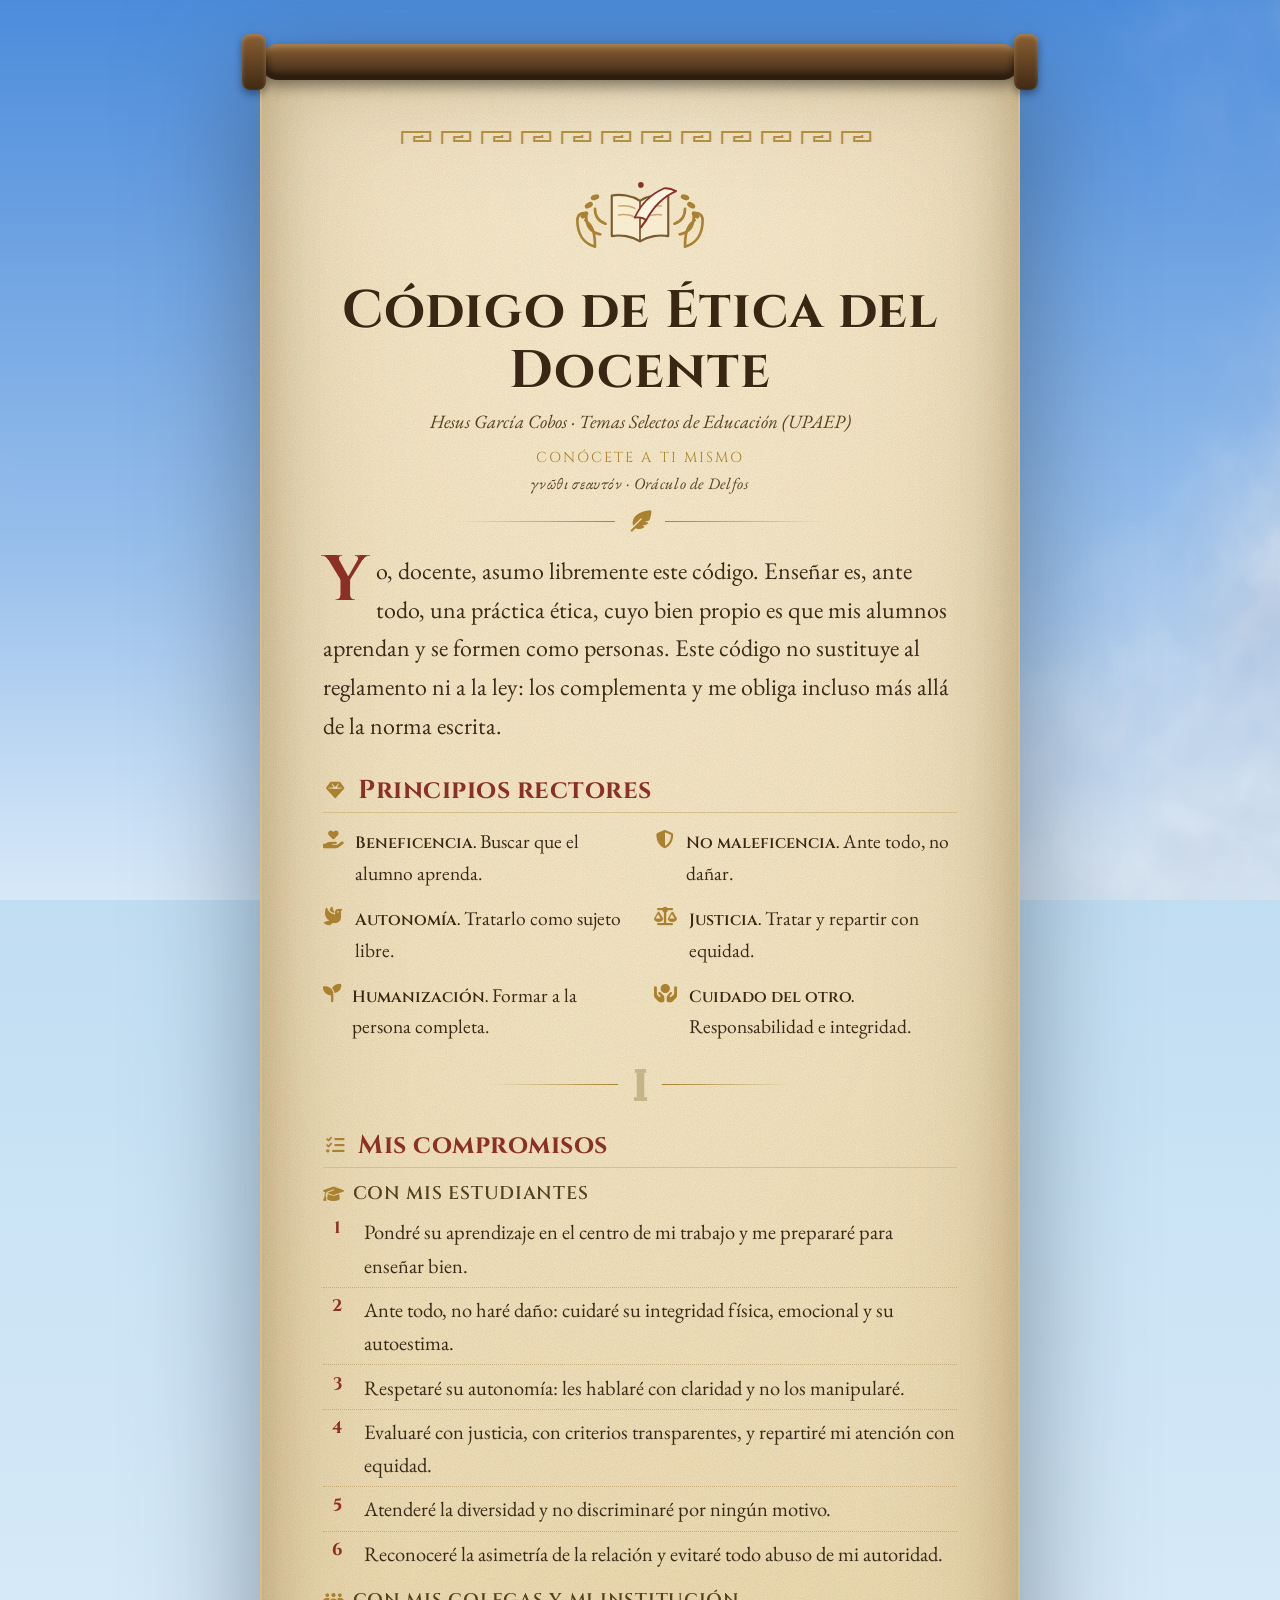
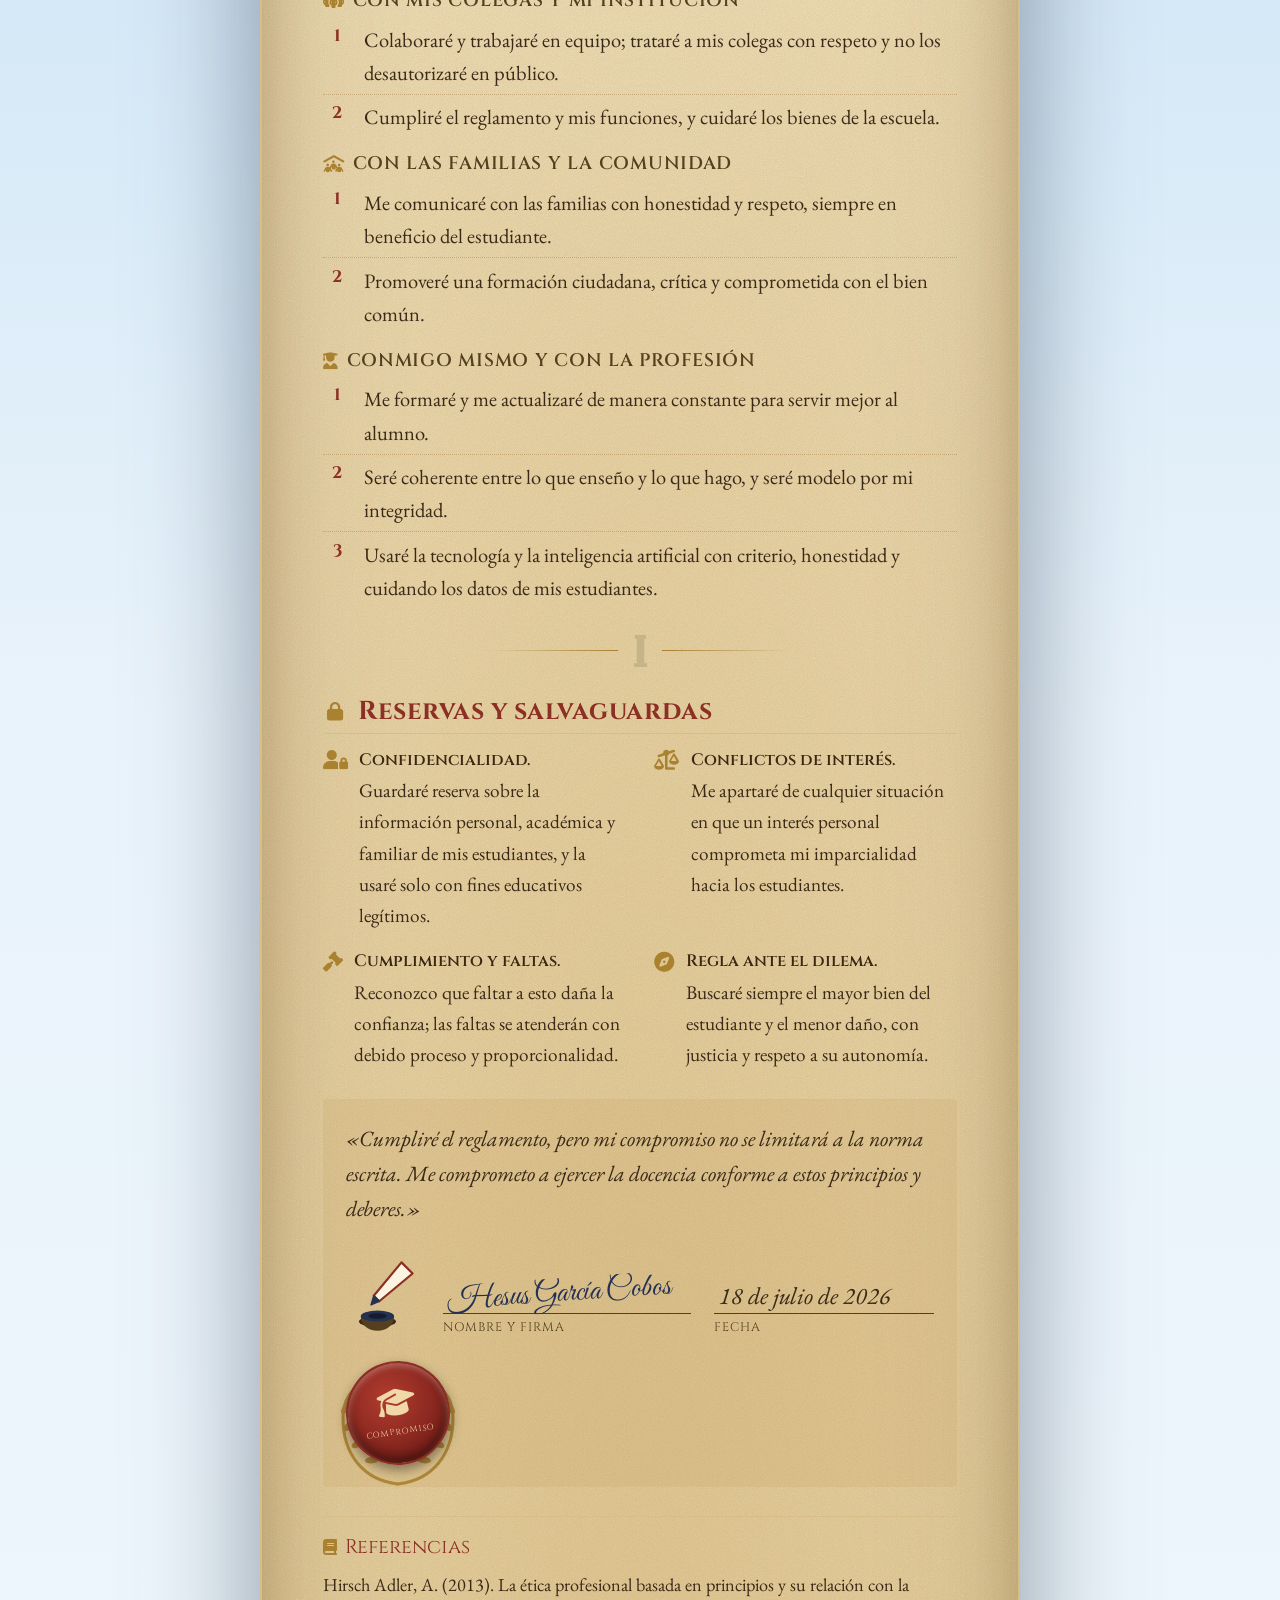
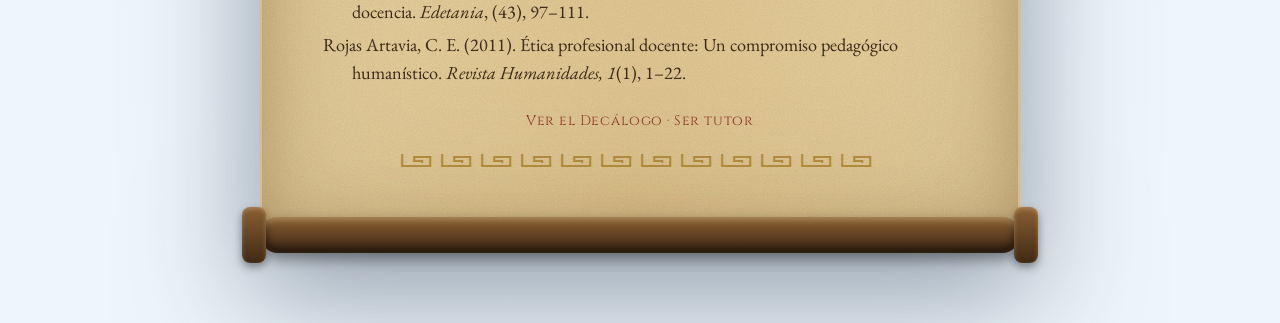
<file: docs/codigo-etica/index.html>
<!doctype html>
<html lang="es">
<head>
<meta charset="utf-8">
<meta name="viewport" content="width=device-width, initial-scale=1">
<title>Código de Ética del Docente</title>
<meta name="description" content="Código de Ética del Docente presentado como un pergamino sobre un cielo de nubes: preámbulo, principios rectores y los compromisos con los estudiantes, los colegas, la institución, la comunidad y uno mismo, con confidencialidad, conflictos de interés y cláusula de compromiso firmada.">
<link rel="preconnect" href="https://fonts.googleapis.com">
<link rel="preconnect" href="https://fonts.gstatic.com" crossorigin>
<link href="https://fonts.googleapis.com/css2?family=Cinzel:wght@500;600;700&family=EB+Garamond:ital,wght@0,400;0,500;0,600;1,400;1,500&family=Great+Vibes&display=swap" rel="stylesheet">
<link rel="stylesheet" href="https://cdnjs.cloudflare.com/ajax/libs/font-awesome/6.5.1/css/all.min.css">
<style>
:root{
  --parch:#f4e6c6; --parch-2:#ecd9ac; --parch-edge:#d8bd88;
  --ink:#3a2917; --ink-soft:#54401f; --rubric:#8c2f24; --gold:#a9812f; --gold-2:#c19a3e;
  --roller:#5e3f22; --roller-2:#8a6033;
  --sky-1:#a6cbe9; --sky-2:#cae3f5;
  --disp:"Cinzel",Georgia,serif; --body:"EB Garamond",Georgia,serif;
}
*,*::before,*::after{box-sizing:border-box}
html{scroll-behavior:smooth}
body{margin:0;font-family:var(--body);color:var(--ink);font-size:1.34rem;line-height:1.62;
  background:linear-gradient(180deg,var(--sky-1) 0%,var(--sky-2) 34%,#e9f3fb 66%,#eef6fc 100%);
  min-height:100vh;padding:44px 14px 70px;-webkit-font-smoothing:antialiased;overflow-x:hidden}

/* ---------- cielo (shader WebGL): nubes realistas ---------- */
#sky{position:fixed;inset:0;z-index:-1;display:block;pointer-events:none}
/* epígrafe de Delfos */
.epigraph{font-family:var(--disp);text-align:center;color:var(--gold);font-size:.9rem;letter-spacing:.14em;text-transform:uppercase;margin:.5rem 0 0}
.epigraph .gr{display:block;font-family:var(--body);font-style:italic;text-transform:none;color:var(--ink-soft);letter-spacing:.04em;font-size:1rem;margin-top:.1rem}
/* greca (meandro) */
.keyband{width:100%;height:20px;display:block;color:var(--gold);opacity:.85;margin:.2rem 0 1rem}
.keyband.bottom{margin:1.2rem 0 .2rem;transform:scaleY(-1)}
/* laurel del sello */
.seal-wrap{position:relative;display:grid;place-items:center;flex:0 0 auto}
.seal-wrap .laurel{position:absolute;width:158px;height:158px;color:var(--gold);opacity:.9;pointer-events:none}
/* divisor con columna */
.coldiv{display:flex;align-items:center;justify-content:center;gap:.9rem;margin:1.6rem 0 .3rem;color:var(--gold)}
.coldiv::before,.coldiv::after{content:"";height:1px;width:min(130px,22vw);background:linear-gradient(90deg,transparent,var(--gold))}
.coldiv::after{background:linear-gradient(90deg,var(--gold),transparent)}
.coldiv svg{width:15px;height:32px;color:#c4b487}

/* ---------- pergamino ---------- */
.scroll{max-width:760px;margin:0 auto;position:relative;filter:drop-shadow(0 34px 60px rgba(40,55,75,.5))}
.roller{height:36px;border-radius:20px;position:relative;z-index:2;
  background:linear-gradient(180deg,var(--roller-2),var(--roller) 55%,#3f2914);
  box-shadow:inset 0 3px 6px rgba(255,220,170,.35),inset 0 -6px 10px rgba(0,0,0,.5),0 6px 14px rgba(0,0,0,.4)}
.roller::before,.roller::after{content:"";position:absolute;top:50%;transform:translateY(-50%);
  width:24px;height:56px;border-radius:8px;background:linear-gradient(180deg,#8a6033,#3f2914);
  box-shadow:inset 0 2px 4px rgba(255,220,170,.3),0 4px 8px rgba(0,0,0,.4)}
.roller::before{left:-18px}.roller::after{right:-18px}
.roller.top{margin-bottom:-15px}.roller.bottom{margin-top:-15px}

.sheet{position:relative;padding:3.6rem clamp(1.5rem,5vw,3.8rem);
  background:
    radial-gradient(120% 90% at 50% 0%, #faf0d6, transparent 60%),
    radial-gradient(130% 120% at 50% 100%, #e2ca97, transparent 55%),
    linear-gradient(180deg,var(--parch),var(--parch-2));
  border-left:2px solid var(--parch-edge);border-right:2px solid var(--parch-edge);
  box-shadow:inset 0 0 60px rgba(120,85,35,.35), inset 0 0 150px rgba(90,60,20,.18)}
.sheet::before{content:"";position:absolute;inset:0;pointer-events:none;opacity:.5;mix-blend-mode:multiply;
  background-image:url("data:image/svg+xml,%3Csvg xmlns='http://www.w3.org/2000/svg' width='180' height='180'%3E%3Cfilter id='f'%3E%3CfeTurbulence type='fractalNoise' baseFrequency='0.9' numOctaves='2' stitchTiles='stitch'/%3E%3CfeColorMatrix values='0 0 0 0 0.45 0 0 0 0 0.33 0 0 0 0 0.15 0 0 0 0.5 0'/%3E%3C/filter%3E%3Crect width='100%25' height='100%25' filter='url(%23f)'/%3E%3C/svg%3E")}
.sheet > *{position:relative}

/* ---------- tipografía ---------- */
h1,h2,h3{font-family:var(--disp);margin:0;line-height:1.14;color:#3a2713;letter-spacing:.02em}
.head{text-align:center;margin-bottom:1.2rem}
.emblem{width:150px;height:auto;margin:0 auto .3rem;display:block}
.head h1{font-weight:700;font-size:clamp(2.1rem,5.6vw,3.3rem);text-shadow:0 1px 0 rgba(255,245,220,.6)}
.head .by{font-style:italic;color:var(--ink-soft);font-size:1.18rem;margin:.35rem 0 0}
.flourish{display:flex;align-items:center;justify-content:center;gap:.9rem;color:var(--gold);margin:.9rem 0 .3rem}
.flourish::before,.flourish::after{content:"";height:1px;width:min(160px,26vw);background:linear-gradient(90deg,transparent,var(--gold))}
.flourish::after{background:linear-gradient(90deg,var(--gold),transparent)}

.preamble{font-size:1.5rem;color:var(--ink);margin:0 0 1.5rem}
.preamble::first-letter{font-family:var(--disp);float:left;font-size:4rem;line-height:.72;
  padding:.42rem .5rem .1rem 0;color:var(--rubric);font-weight:700}

h2{font-size:1.62rem;color:var(--rubric);margin:1.9rem 0 .8rem;display:flex;align-items:center;gap:.6rem;
  border-bottom:1px solid var(--parch-edge);padding-bottom:.4rem}
h2 i{font-size:1.15rem;color:var(--gold);width:1.4em;text-align:center}

/* principios */
.principios{list-style:none;margin:0;padding:0;display:grid;grid-template-columns:1fr 1fr;gap:.85rem 1.8rem;font-size:1.22rem}
.principios li{display:flex;gap:.7rem;align-items:flex-start}
.principios i{color:var(--gold);font-size:1.15rem;margin-top:.3rem;width:1.3em;text-align:center}
.principios b{font-family:var(--disp);font-weight:600;font-size:1.02rem;color:#3a2713}

/* compromisos */
.group{margin:.4rem 0 1rem}
.group h3{font-size:1.14rem;color:var(--ink-soft);font-weight:600;letter-spacing:.04em;text-transform:uppercase;
  display:flex;align-items:center;gap:.5rem;margin:1rem 0 .35rem;font-family:var(--disp)}
.group h3 i{color:var(--gold);font-size:1.05rem}
ol.arts{list-style:none;margin:0;padding:0;counter-reset:art;font-size:1.28rem}
ol.arts li{counter-increment:art;position:relative;padding:.32rem 0 .32rem 2.6rem;border-bottom:1px dotted rgba(140,100,40,.35)}
ol.arts li:last-child{border-bottom:0}
ol.arts li::before{content:counter(art);position:absolute;left:0;top:.32rem;width:1.8rem;text-align:center;
  font-family:var(--disp);font-weight:700;color:var(--rubric);font-size:1.05rem}

/* salvaguardas */
.guards{display:grid;grid-template-columns:1fr 1fr;gap:1.1rem 1.8rem;margin:.5rem 0}
.guard{display:flex;gap:.7rem}
.guard i{color:var(--gold);font-size:1.25rem;margin-top:.2rem}
.guard b{font-family:var(--disp);font-weight:600;font-size:1.04rem;color:#3a2713;display:block;margin-bottom:.1rem}
.guard span{font-size:1.2rem;color:var(--ink)}

/* juramento + firma + sello */
.pledge{margin:1.8rem 0 .6rem;padding:1.3rem 1.4rem;background:rgba(180,140,70,.14);
  border:1px solid var(--parch-edge);border-radius:4px}
.pledge p{margin:0;font-style:italic;font-size:1.36rem;color:var(--ink)}
.sign{display:flex;align-items:flex-end;gap:1.4rem;margin-top:1.8rem;flex-wrap:wrap}
.vignette{width:74px;height:auto;flex:0 0 auto}
.line{flex:1;min-width:220px}
.line .ink{font-size:1.1rem;color:#26324f;line-height:1;padding:0 .3rem .15rem;white-space:nowrap}
.line .sig{font-family:"Great Vibes",cursive;font-size:2rem;color:#243154;transform:rotate(-4deg);margin-bottom:-.3rem}
.line .datev{font-family:var(--body);font-style:italic;font-size:1.5rem;color:#3a2917}
.line .ln{border-bottom:1.8px solid var(--ink-soft);height:.2rem}
.line small{display:block;font-family:var(--disp);font-size:.78rem;letter-spacing:.08em;color:var(--ink-soft);text-transform:uppercase;margin-top:.3rem}
.line.datecol{flex:0 0 auto;max-width:190px}
.seal{width:104px;height:104px;border-radius:50%;flex:0 0 auto;display:grid;place-items:center;text-align:center;
  color:#f4e6c6;background:radial-gradient(circle at 42% 34%,#b23c30,#7c211a 70%,#5f1610);
  box-shadow:inset 0 3px 6px rgba(255,200,190,.4),inset 0 -6px 12px rgba(0,0,0,.45),0 5px 12px rgba(0,0,0,.4);
  transform:rotate(-8deg);border:2px solid #8c2f24}
.seal i{font-size:1.9rem;color:#f0d8a8}
.seal small{display:block;font-family:var(--disp);font-size:.52rem;letter-spacing:.1em;margin-top:.15rem;color:#f0d8a8}

/* referencias */
.refs{margin-top:1.8rem;border-top:1px solid var(--parch-edge);padding-top:.9rem}
.refs .t{font-family:var(--disp);font-size:1.24rem;color:var(--rubric);margin-bottom:.5rem;display:flex;align-items:center;gap:.5rem}
.refs .t i{color:var(--gold);font-size:1rem}
.refs p{margin:.35rem 0;padding-left:1.8rem;text-indent:-1.8rem;font-size:1.14rem;color:var(--ink);line-height:1.5}
.nav{text-align:center;margin-top:1.5rem;font-family:var(--disp);font-size:.86rem;letter-spacing:.06em;color:var(--ink-soft)}
.nav a{color:var(--rubric);text-decoration:none}.nav a:hover{text-decoration:underline}

/* ---- efecto tinta / escritura ---- */
.sig-wrap{position:relative;display:inline-block}
.nib{position:absolute;top:-.15em;left:0;opacity:0;color:#243154;font-size:1.05rem;pointer-events:none}
@keyframes inkreveal{from{clip-path:inset(0 100% 0 0)}to{clip-path:inset(0 0 0 0)}}
@keyframes nibrun{0%{opacity:1;left:0}88%{opacity:1}100%{opacity:0;left:100%}}
@media (prefers-reduced-motion:no-preference){
  .head h1{clip-path:inset(0 100% 0 0);animation:inkreveal 1.7s .35s ease forwards}
  .sig-wrap .sig{clip-path:inset(0 100% 0 0)}
  .sig-wrap.go .sig{animation:inkreveal 2.2s ease forwards}
  .sig-wrap.go .nib{animation:nibrun 2.2s ease forwards}
  .inkin{opacity:0;transform:translateY(14px);filter:blur(3px);
    transition:opacity .7s ease,transform .7s ease,filter .7s ease}
  .inkin.in{opacity:1;transform:none;filter:none}
}

@media(max-width:560px){.principios,.guards{grid-template-columns:1fr}}
</style>
</head>
<body>

<!-- cielo (shader): nubes realistas -->
<canvas id="sky" aria-hidden="true"></canvas>

<article class="scroll">
  <div class="roller top"></div>
  <div class="sheet">
    <svg class="keyband" viewBox="0 0 480 20" preserveAspectRatio="xMidYMid meet" aria-hidden="true"><defs><pattern id="mk" width="40" height="20" patternUnits="userSpaceOnUse"><path d="M2 18 V6 H30 V15 H14 V11 H22 V9" fill="none" stroke="currentColor" stroke-width="2.2"/></pattern></defs><rect width="480" height="20" fill="url(#mk)"/></svg>

    <div class="head">
      <!-- emblema / banner: libro abierto, pluma y laurel -->
      <svg class="emblem" viewBox="0 0 170 130" aria-hidden="true">
        <g fill="none" stroke="#a9812f" stroke-width="3" stroke-linecap="round">
          <path d="M34 96c-14-4-20-16-20-30 0-6 4-9 9-8M34 96c0-14-2-24-11-30M40 82c-11-2-16-10-16-21M46 70c-9-3-12-9-12-17"/>
          <path d="M136 96c14-4 20-16 20-30 0-6-4-9-9-8M136 96c0-14 2-24 11-30M130 82c11-2 16-10 16-21M124 70c9-3 12-9 12-17"/>
        </g>
        <g fill="#a9812f">
          <ellipse cx="22" cy="60" rx="5" ry="3" transform="rotate(-40 22 60)"/><ellipse cx="27" cy="49" rx="5" ry="3" transform="rotate(-30 27 49)"/><ellipse cx="34" cy="40" rx="5" ry="3" transform="rotate(-20 34 40)"/>
          <ellipse cx="148" cy="60" rx="5" ry="3" transform="rotate(40 148 60)"/><ellipse cx="143" cy="49" rx="5" ry="3" transform="rotate(30 143 49)"/><ellipse cx="136" cy="40" rx="5" ry="3" transform="rotate(20 136 40)"/>
        </g>
        <!-- libro -->
        <path d="M85 44c-9-6-22-8-32-6v46c10-2 23 0 32 6 9-6 22-8 32-6V38c-10-2-23 0-32 6z" fill="#f7ecd0" stroke="#7a5a2e" stroke-width="2.4" stroke-linejoin="round"/>
        <path d="M85 44v46" stroke="#7a5a2e" stroke-width="2"/>
        <path d="M60 50c7-1 15 0 20 3M60 60c7-1 15 0 20 3M90 53c7-3 15-4 20-3M90 63c7-3 15-4 20-3" stroke="#c8a86a" stroke-width="1.6" fill="none"/>
        <!-- pluma -->
        <path d="M112 30c-14 6-26 18-33 33 6-1 10 0 13 3 8-15 20-27 34-33-4-2-9-4-14-3z" fill="#fbf4e0" stroke="#8c2f24" stroke-width="2" stroke-linejoin="round"/>
        <path d="M92 66l-6 8" stroke="#8c2f24" stroke-width="2.4" stroke-linecap="round"/>
        <circle cx="86" cy="26" r="3.2" fill="#8c2f24"/>
      </svg>
      <h1>Código de Ética del Docente</h1>
      <p class="by">Hesus García Cobos · Temas Selectos de Educación (UPAEP)</p>
      <p class="epigraph">Conócete a ti mismo<span class="gr">γνῶθι σεαυτόν · Oráculo de Delfos</span></p>
      <div class="flourish"><i class="fa-solid fa-feather-pointed"></i></div>
    </div>

    <p class="preamble">Yo, docente, asumo libremente este código. Enseñar es, ante todo, una práctica ética, cuyo bien propio es que mis alumnos aprendan y se formen como personas. Este código no sustituye al reglamento ni a la ley: los complementa y me obliga incluso más allá de la norma escrita.</p>

    <h2><i class="fa-solid fa-gem"></i> Principios rectores</h2>
    <ul class="principios">
      <li><i class="fa-solid fa-hand-holding-heart"></i><span><b>Beneficencia.</b> Buscar que el alumno aprenda.</span></li>
      <li><i class="fa-solid fa-shield-halved"></i><span><b>No maleficencia.</b> Ante todo, no dañar.</span></li>
      <li><i class="fa-solid fa-dove"></i><span><b>Autonomía.</b> Tratarlo como sujeto libre.</span></li>
      <li><i class="fa-solid fa-scale-balanced"></i><span><b>Justicia.</b> Tratar y repartir con equidad.</span></li>
      <li><i class="fa-solid fa-seedling"></i><span><b>Humanización.</b> Formar a la persona completa.</span></li>
      <li><i class="fa-solid fa-hands-holding-circle"></i><span><b>Cuidado del otro.</b> Responsabilidad e integridad.</span></li>
    </ul>

    <div class="coldiv"><svg viewBox="0 0 16 34" aria-hidden="true"><rect x="2" y="0" width="12" height="4" fill="currentColor"/><rect x="4" y="4" width="8" height="26" fill="currentColor"/><rect x="1" y="30" width="14" height="4" fill="currentColor"/></svg></div>
    <h2><i class="fa-solid fa-list-check"></i> Mis compromisos</h2>

    <div class="group">
      <h3><i class="fa-solid fa-graduation-cap"></i> Con mis estudiantes</h3>
      <ol class="arts">
        <li>Pondré su aprendizaje en el centro de mi trabajo y me prepararé para enseñar bien.</li>
        <li>Ante todo, no haré daño: cuidaré su integridad física, emocional y su autoestima.</li>
        <li>Respetaré su autonomía: les hablaré con claridad y no los manipularé.</li>
        <li>Evaluaré con justicia, con criterios transparentes, y repartiré mi atención con equidad.</li>
        <li>Atenderé la diversidad y no discriminaré por ningún motivo.</li>
        <li>Reconoceré la asimetría de la relación y evitaré todo abuso de mi autoridad.</li>
      </ol>
    </div>

    <div class="group">
      <h3><i class="fa-solid fa-people-group"></i> Con mis colegas y mi institución</h3>
      <ol class="arts">
        <li>Colaboraré y trabajaré en equipo; trataré a mis colegas con respeto y no los desautorizaré en público.</li>
        <li>Cumpliré el reglamento y mis funciones, y cuidaré los bienes de la escuela.</li>
      </ol>
    </div>

    <div class="group">
      <h3><i class="fa-solid fa-people-roof"></i> Con las familias y la comunidad</h3>
      <ol class="arts">
        <li>Me comunicaré con las familias con honestidad y respeto, siempre en beneficio del estudiante.</li>
        <li>Promoveré una formación ciudadana, crítica y comprometida con el bien común.</li>
      </ol>
    </div>

    <div class="group">
      <h3><i class="fa-solid fa-user-graduate"></i> Conmigo mismo y con la profesión</h3>
      <ol class="arts">
        <li>Me formaré y me actualizaré de manera constante para servir mejor al alumno.</li>
        <li>Seré coherente entre lo que enseño y lo que hago, y seré modelo por mi integridad.</li>
        <li>Usaré la tecnología y la inteligencia artificial con criterio, honestidad y cuidando los datos de mis estudiantes.</li>
      </ol>
    </div>

    <div class="coldiv"><svg viewBox="0 0 16 34" aria-hidden="true"><rect x="2" y="0" width="12" height="4" fill="currentColor"/><rect x="4" y="4" width="8" height="26" fill="currentColor"/><rect x="1" y="30" width="14" height="4" fill="currentColor"/></svg></div>
    <h2><i class="fa-solid fa-lock"></i> Reservas y salvaguardas</h2>
    <div class="guards">
      <div class="guard"><i class="fa-solid fa-user-lock"></i><span><b>Confidencialidad.</b> Guardaré reserva sobre la información personal, académica y familiar de mis estudiantes, y la usaré solo con fines educativos legítimos.</span></div>
      <div class="guard"><i class="fa-solid fa-scale-unbalanced"></i><span><b>Conflictos de interés.</b> Me apartaré de cualquier situación en que un interés personal comprometa mi imparcialidad hacia los estudiantes.</span></div>
      <div class="guard"><i class="fa-solid fa-gavel"></i><span><b>Cumplimiento y faltas.</b> Reconozco que faltar a esto daña la confianza; las faltas se atenderán con debido proceso y proporcionalidad.</span></div>
      <div class="guard"><i class="fa-solid fa-compass"></i><span><b>Regla ante el dilema.</b> Buscaré siempre el mayor bien del estudiante y el menor daño, con justicia y respeto a su autonomía.</span></div>
    </div>

    <div class="pledge">
      <p>«Cumpliré el reglamento, pero mi compromiso no se limitará a la norma escrita. Me comprometo a ejercer la docencia conforme a estos principios y deberes.»</p>
      <div class="sign">
        <!-- viñeta: tintero y pluma -->
        <svg class="vignette" viewBox="0 0 80 90" aria-hidden="true">
          <path d="M60 8L30 44l6 6L72 20z" fill="#fbf4e0" stroke="#8c2f24" stroke-width="2.4" stroke-linejoin="round"/>
          <path d="M30 44l-3 10 9-4z" fill="#26324f" stroke="#26324f" stroke-width="1.5" stroke-linejoin="round"/>
          <ellipse cx="34" cy="72" rx="20" ry="6" fill="#3a2917"/>
          <path d="M16 66c0 10 8 16 18 16s18-6 18-16z" fill="#54401f"/>
          <ellipse cx="34" cy="66" rx="18" ry="6" fill="#26324f"/>
          <ellipse cx="34" cy="66" rx="10" ry="3" fill="#141c30"/>
        </svg>
        <div class="line">
          <div class="sig-wrap">
            <div class="ink sig">Hesus García Cobos</div>
            <i class="fa-solid fa-pen-nib nib" aria-hidden="true"></i>
          </div>
          <div class="ln"></div>
          <small>Nombre y firma</small>
        </div>
        <div class="line datecol">
          <div class="ink datev">18 de julio de 2026</div>
          <div class="ln"></div>
          <small>Fecha</small>
        </div>
        <div class="seal-wrap">
          <svg class="laurel" viewBox="0 0 158 158" aria-hidden="true">
            <g fill="none" stroke="currentColor" stroke-width="3" stroke-linecap="round">
              <path d="M79 150 C44 146 24 120 24 84 C24 66 32 54 46 50"/>
              <path d="M79 150 C114 146 134 120 134 84 C134 66 126 54 112 50"/>
            </g>
            <g fill="currentColor">
              <ellipse cx="27" cy="74" rx="7" ry="3.4" transform="rotate(-52 27 74)"/><ellipse cx="30" cy="92" rx="7" ry="3.4" transform="rotate(-38 30 92)"/><ellipse cx="39" cy="110" rx="7" ry="3.4" transform="rotate(-24 39 110)"/><ellipse cx="53" cy="126" rx="7" ry="3.4" transform="rotate(-8 53 126)"/><ellipse cx="46" cy="54" rx="6" ry="3" transform="rotate(-62 46 54)"/>
              <ellipse cx="131" cy="74" rx="7" ry="3.4" transform="rotate(52 131 74)"/><ellipse cx="128" cy="92" rx="7" ry="3.4" transform="rotate(38 128 92)"/><ellipse cx="119" cy="110" rx="7" ry="3.4" transform="rotate(24 119 110)"/><ellipse cx="105" cy="126" rx="7" ry="3.4" transform="rotate(8 105 126)"/><ellipse cx="112" cy="54" rx="6" ry="3" transform="rotate(62 112 54)"/>
            </g>
          </svg>
          <div class="seal"><span><i class="fa-solid fa-graduation-cap"></i><small>COMPROMISO</small></span></div>
        </div>
      </div>
    </div>

    <div class="refs">
      <div class="t"><i class="fa-solid fa-book"></i> Referencias</div>
      <p>Hirsch Adler, A. (2013). La ética profesional basada en principios y su relación con la docencia. <i>Edetania</i>, (43), 97–111.</p>
      <p>Rojas Artavia, C. E. (2011). Ética profesional docente: Un compromiso pedagógico humanístico. <i>Revista Humanidades, 1</i>(1), 1–22.</p>
    </div>

    <p class="nav"><a href="../decalogo/">Ver el Decálogo</a> · <a href="../index.html">Ser tutor</a></p>
    <svg class="keyband bottom" viewBox="0 0 480 20" preserveAspectRatio="xMidYMid meet" aria-hidden="true"><defs><pattern id="mk2" width="40" height="20" patternUnits="userSpaceOnUse"><path d="M2 18 V6 H30 V15 H14 V11 H22 V9" fill="none" stroke="currentColor" stroke-width="2.2"/></pattern></defs><rect width="480" height="20" fill="url(#mk2)"/></svg>

  </div>
  <div class="roller bottom"></div>
</article>

<script>
/* Cielo volumétrico con shader WebGL (nubes con luz de sol + godrays) */
(function(){
  var c=document.getElementById('sky'); if(!c) return;
  var gl=c.getContext('webgl')||c.getContext('experimental-webgl');
  if(!gl){ c.style.background='linear-gradient(180deg,#3f74ab,#e9f3fb)'; return; }
  var vs='attribute vec2 p;void main(){gl_Position=vec4(p,0.0,1.0);}';
  var fs=[
  'precision highp float;uniform vec2 uRes;uniform float uTime;',
  'float hash(vec2 p){p=fract(p*vec2(123.34,456.21));p+=dot(p,p+45.32);return fract(p.x*p.y);}',
  'float noise(vec2 p){vec2 i=floor(p),f=fract(p);float a=hash(i),b=hash(i+vec2(1.,0.)),c=hash(i+vec2(0.,1.)),d=hash(i+vec2(1.,1.));vec2 u=f*f*(3.-2.*f);return mix(mix(a,b,u.x),mix(c,d,u.x),u.y);}',
  'float fbm(vec2 p){float v=0.,a=0.5;mat2 m=mat2(1.7,1.2,-1.2,1.7);for(int i=0;i<7;i++){v+=a*noise(p);p=m*p;a*=0.5;}return v;}',
  'void main(){vec2 uv=gl_FragCoord.xy/uRes.xy;float asp=uRes.x/uRes.y;vec2 p=vec2(uv.x*asp,uv.y);',
  'vec3 zen=vec3(0.30,0.55,0.86);vec3 hor=vec3(0.82,0.90,0.97);vec3 sky=mix(hor,zen,pow(clamp(uv.y,0.,1.),0.9));',
  'vec2 wind=vec2(uTime*0.006,uTime*0.0012);vec2 q=p*1.7;',
  'float warp=fbm(q*0.5+wind*0.6);',
  'float dens=fbm(q+warp*0.9+wind);',
  'float cov=smoothstep(0.47,0.92,dens);',
  'float hgt=fbm(q+warp*0.9+wind+vec2(0.0,0.07));',
  'float lit=clamp((dens-hgt)*3.4+0.55,0.0,1.0);',
  'vec3 ctop=vec3(1.0,1.0,1.0);vec3 cbot=vec3(0.60,0.64,0.72);vec3 cloud=mix(cbot,ctop,lit);',
  'vec3 col=mix(sky,cloud,cov);',
  'col=mix(col,vec3(0.93,0.96,0.99),(1.0-smoothstep(0.0,0.4,uv.y))*0.22*(1.0-cov));',
  'gl_FragColor=vec4(col,1.0);}'
  ].join('\n');
  function sh(t,s){var o=gl.createShader(t);gl.shaderSource(o,s);gl.compileShader(o);if(!gl.getShaderParameter(o,gl.COMPILE_STATUS))console.warn(gl.getShaderInfoLog(o));return o;}
  var pr=gl.createProgram();gl.attachShader(pr,sh(gl.VERTEX_SHADER,vs));gl.attachShader(pr,sh(gl.FRAGMENT_SHADER,fs));gl.linkProgram(pr);gl.useProgram(pr);
  var b=gl.createBuffer();gl.bindBuffer(gl.ARRAY_BUFFER,b);gl.bufferData(gl.ARRAY_BUFFER,new Float32Array([-1,-1,3,-1,-1,3]),gl.STATIC_DRAW);
  var lp=gl.getAttribLocation(pr,'p');gl.enableVertexAttribArray(lp);gl.vertexAttribPointer(lp,2,gl.FLOAT,false,0,0);
  var uR=gl.getUniformLocation(pr,'uRes'),uT=gl.getUniformLocation(pr,'uTime'),S=0.6;
  function rz(){var w=innerWidth,h=innerHeight;c.width=Math.max(2,(w*S)|0);c.height=Math.max(2,(h*S)|0);c.style.width=w+'px';c.style.height=h+'px';gl.viewport(0,0,c.width,c.height);}
  addEventListener('resize',rz);rz();
  var reduced=matchMedia('(prefers-reduced-motion: reduce)').matches;
  function fr(t){gl.uniform2f(uR,c.width,c.height);gl.uniform1f(uT,t*0.001);gl.drawArrays(gl.TRIANGLES,0,3);if(!reduced)requestAnimationFrame(fr);}
  if(reduced){gl.uniform2f(uR,c.width,c.height);gl.uniform1f(uT,12.0);gl.drawArrays(gl.TRIANGLES,0,3);}else requestAnimationFrame(fr);
})();
(function(){
  if(matchMedia('(prefers-reduced-motion: reduce)').matches) return;
  // aparición "en tinta" por sección
  document.querySelectorAll('h2, .group, .guards .guard, .pledge, .refs').forEach(function(el){ el.classList.add('inkin'); });
  var io = new IntersectionObserver(function(es){
    es.forEach(function(e){ if(e.isIntersecting){ e.target.classList.add('in'); io.unobserve(e.target); } });
  }, {threshold:.15});
  document.querySelectorAll('.inkin').forEach(function(el){ io.observe(el); });
  // la firma se dibuja sola al entrar en pantalla
  var sw = document.querySelector('.sig-wrap');
  if(sw){
    var so = new IntersectionObserver(function(es){
      es.forEach(function(e){ if(e.isIntersecting){ sw.classList.add('go'); so.unobserve(e.target); } });
    }, {threshold:.6});
    so.observe(sw);
  }
})();
</script>

</body>
</html>
</file>
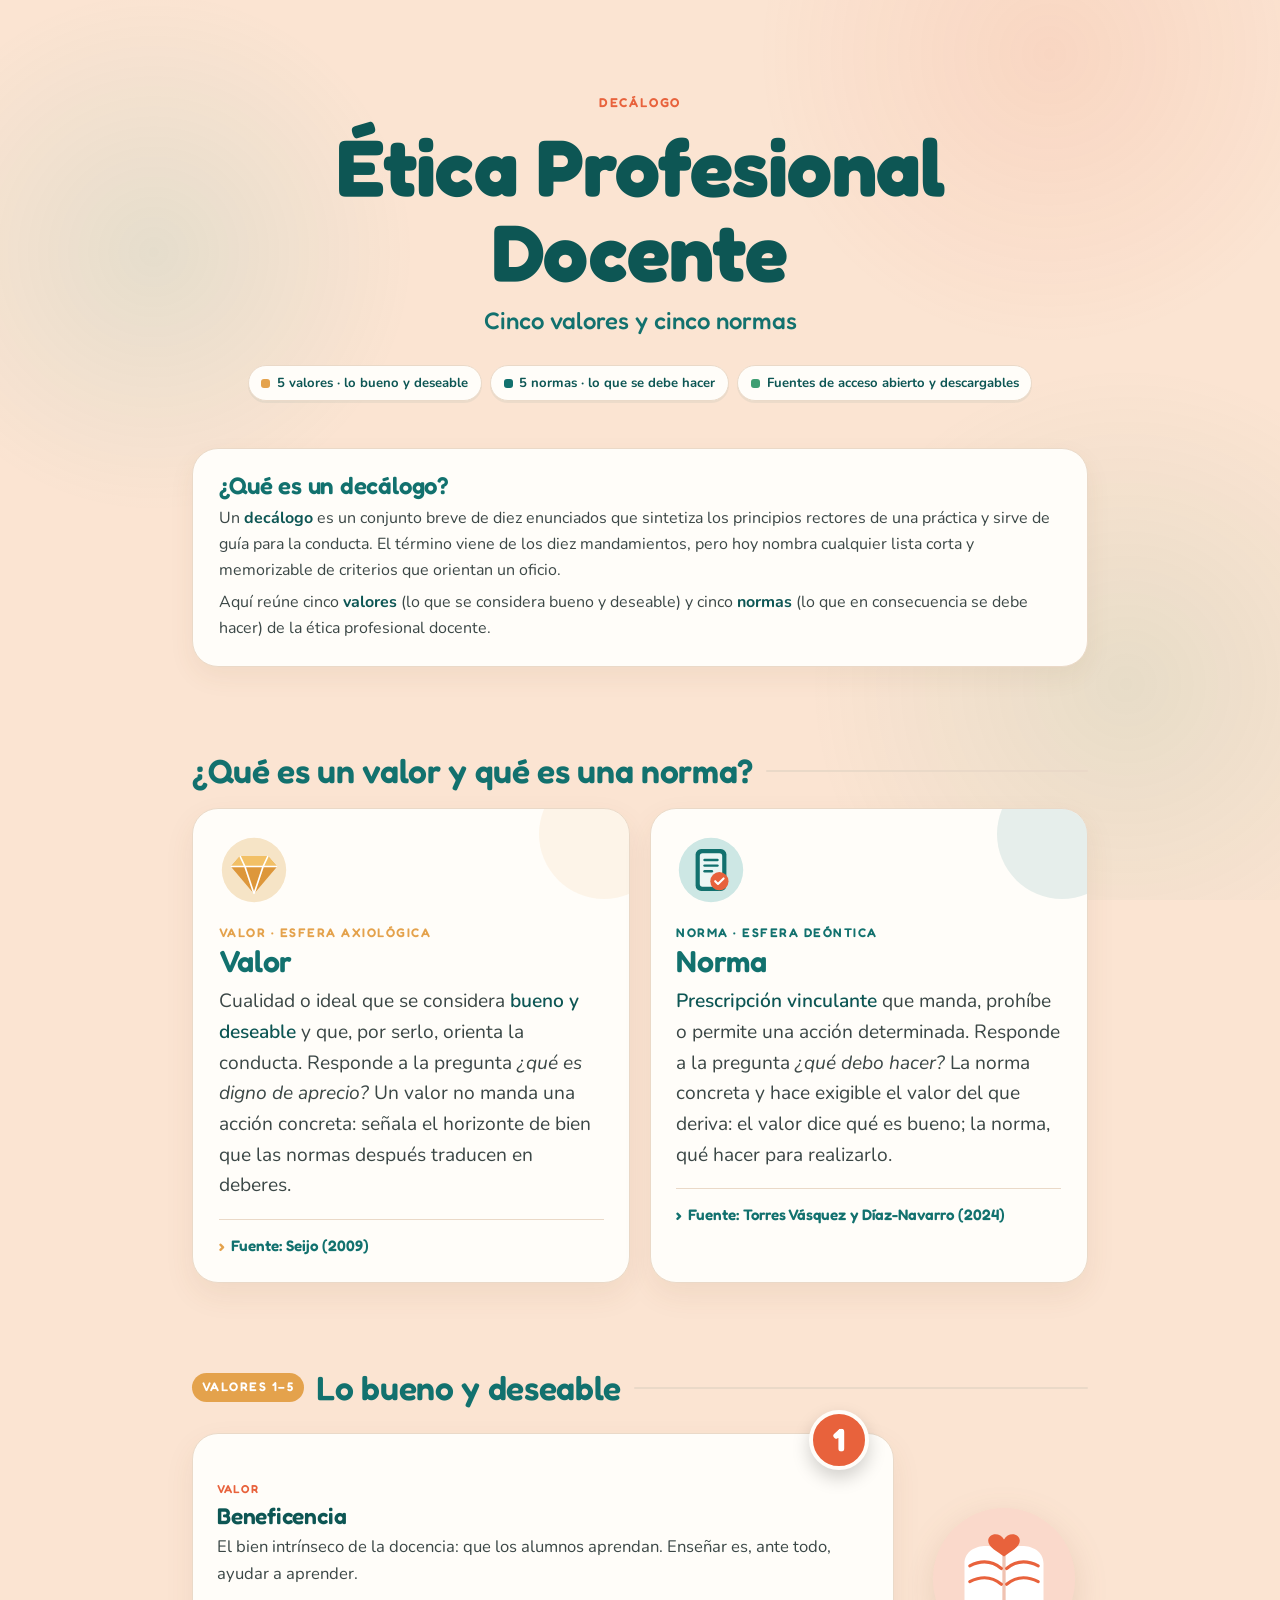
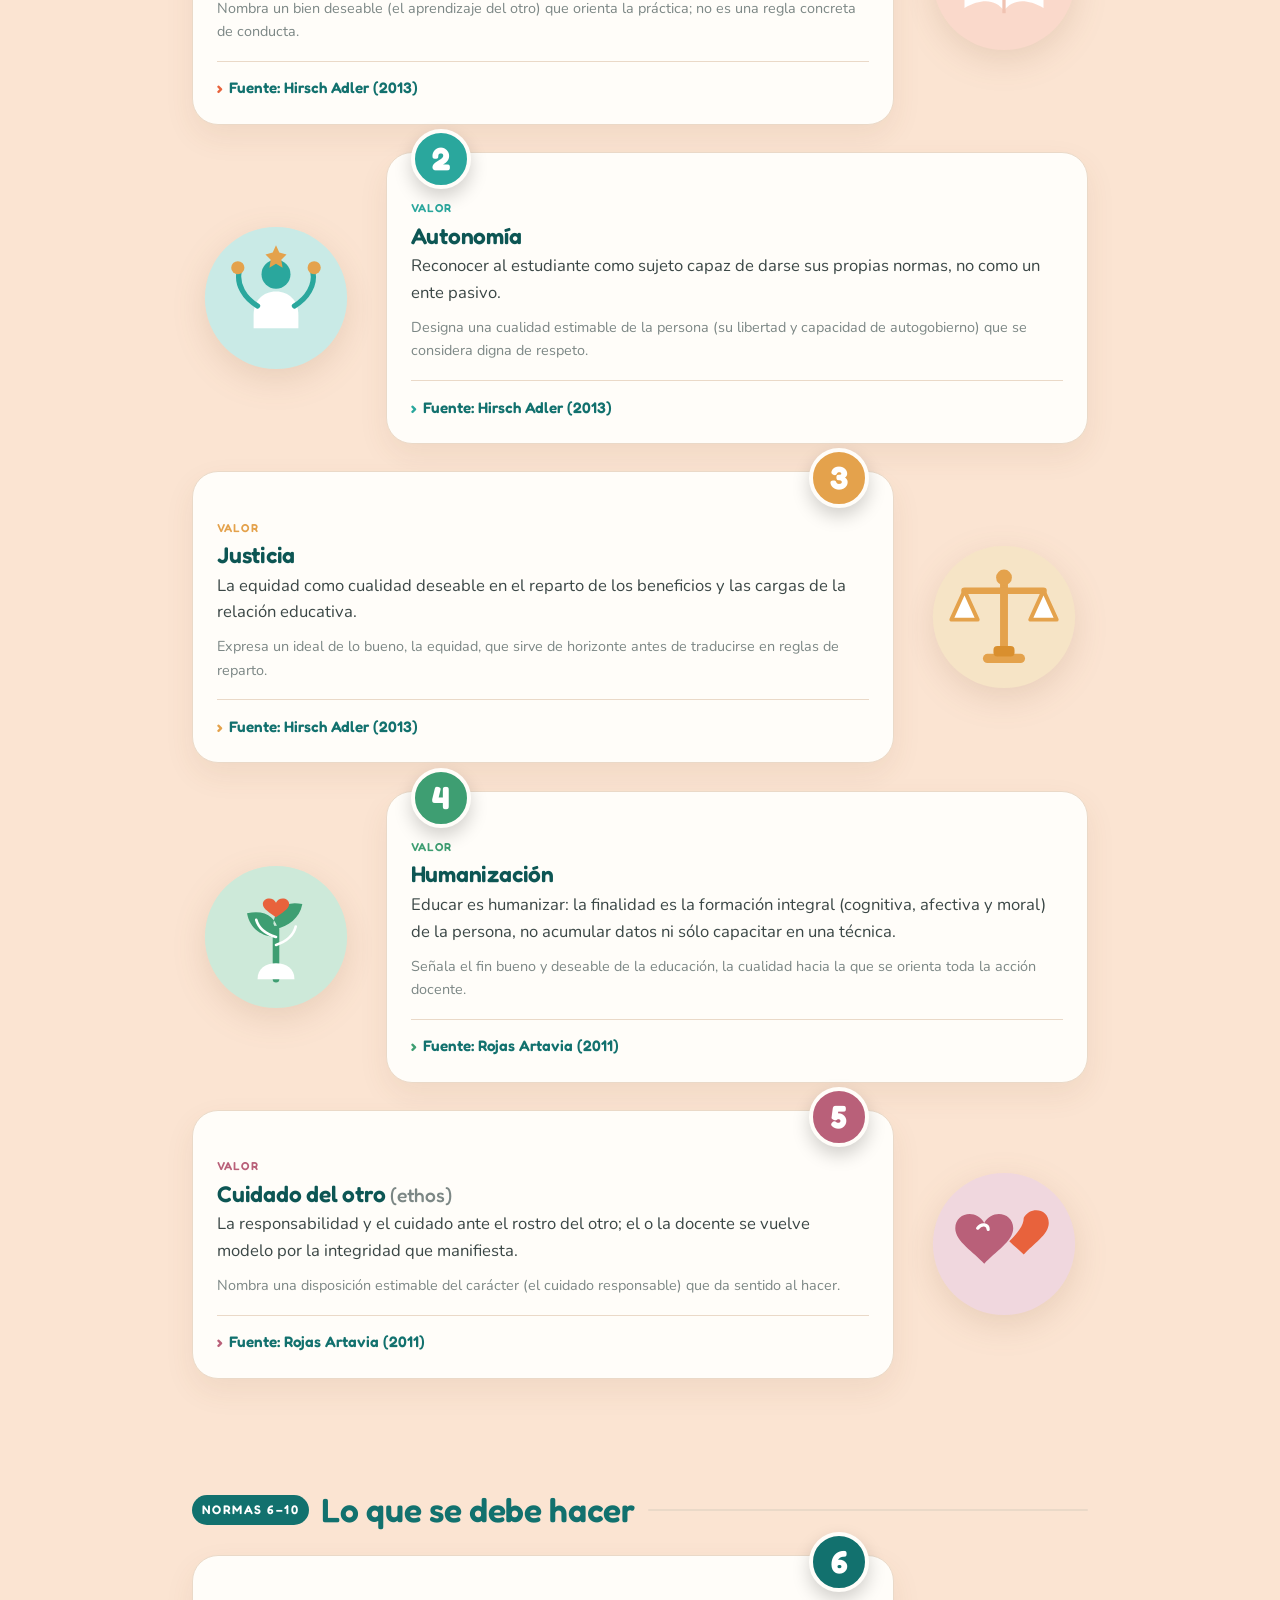
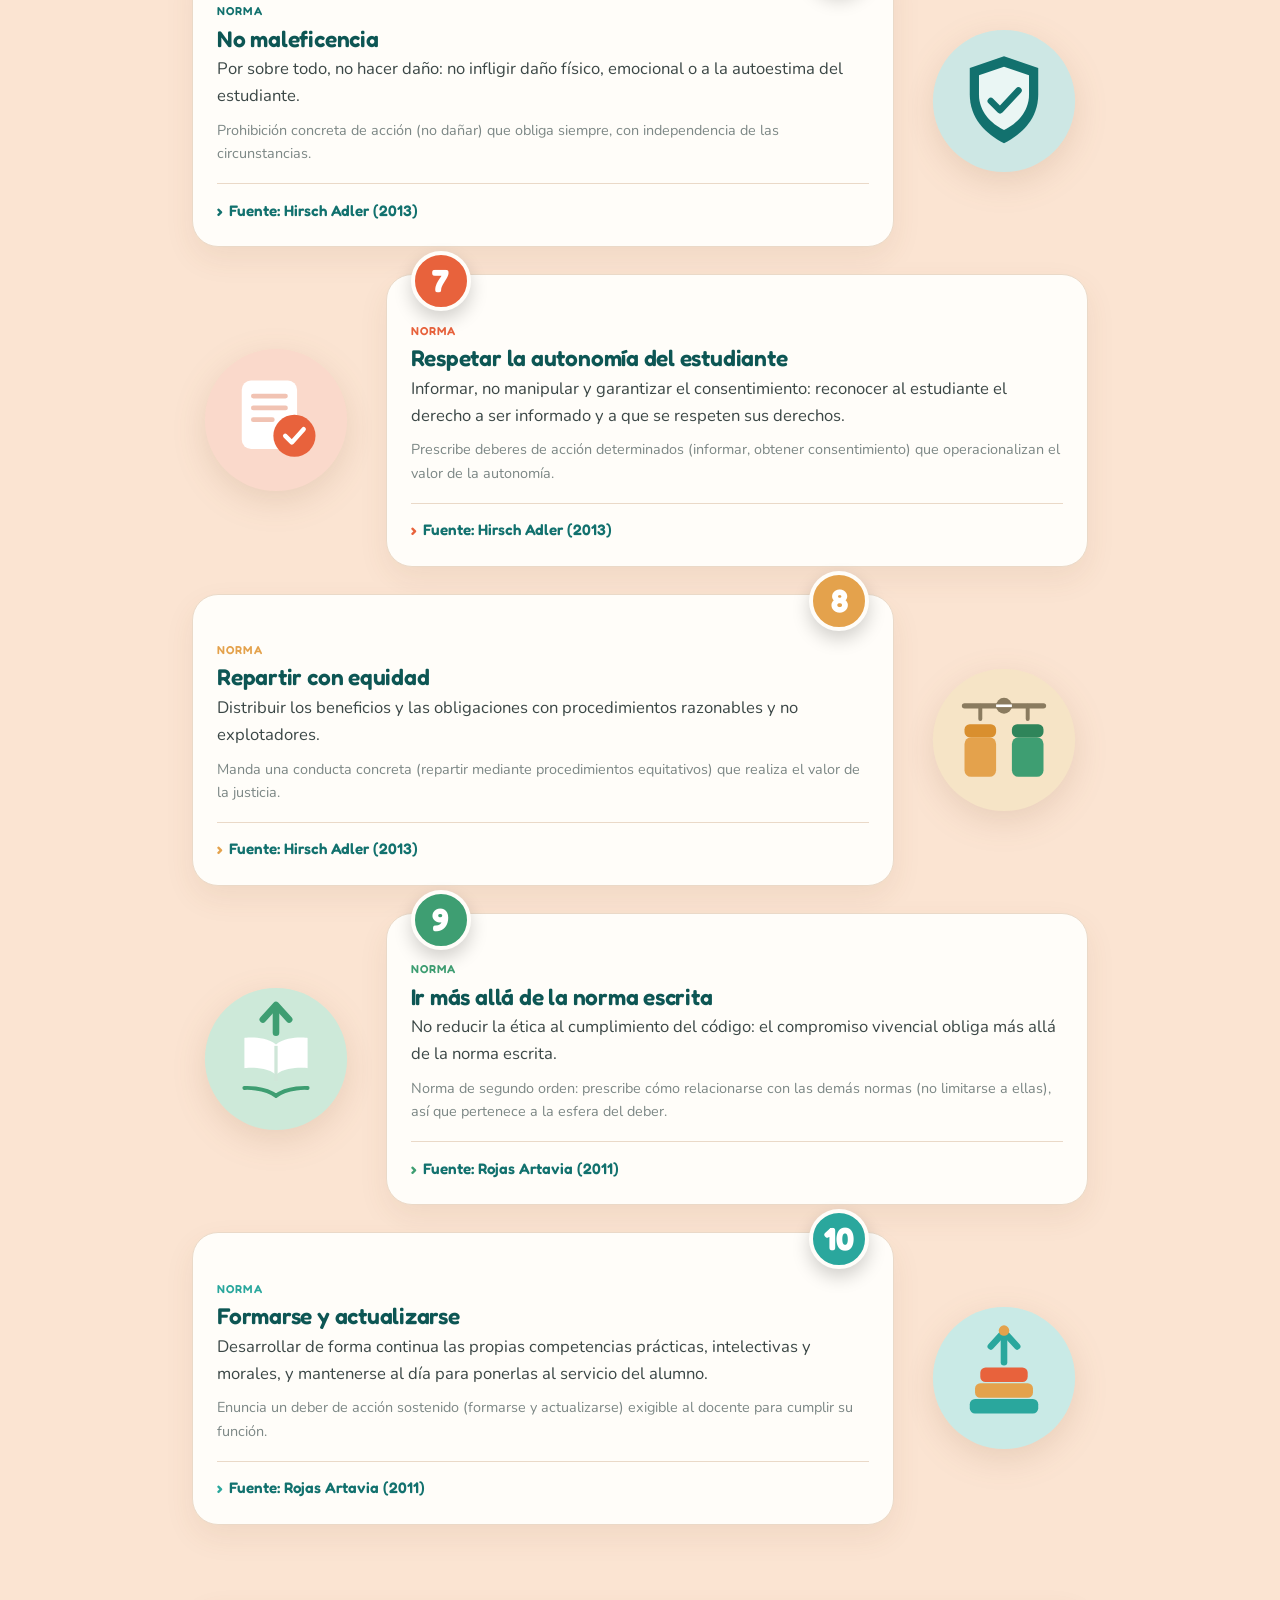
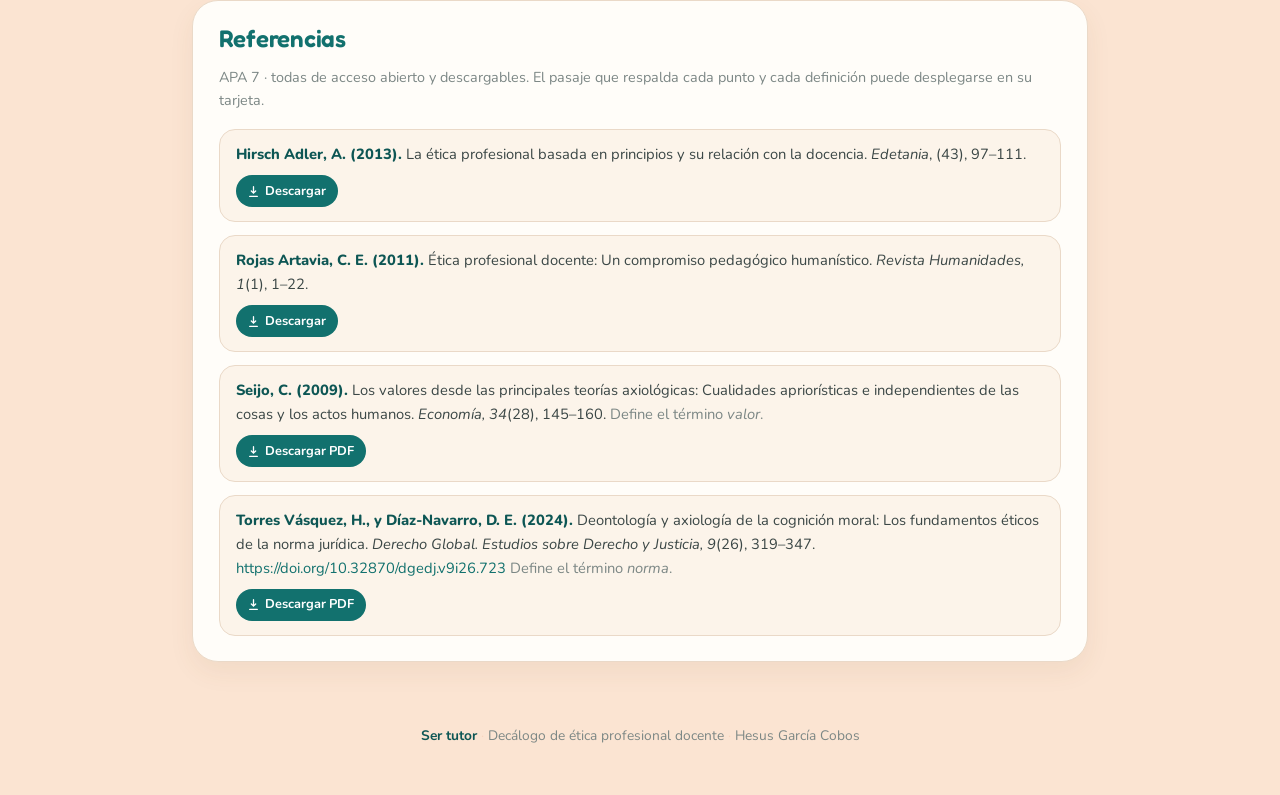
<file: docs/decalogo/index.html>
<!doctype html>
<html lang="es">
<head>
<meta charset="utf-8">
<meta name="viewport" content="width=device-width, initial-scale=1">
<title>Decálogo de ética profesional docente · Ser tutor</title>
<meta name="description" content="Decálogo de ética profesional docente: cinco valores y cinco normas. Cada punto se apoya en una fuente académica de acceso abierto y descargable; al pulsar la cita se despliega el pasaje que lo respalda.">
<link rel="preconnect" href="https://fonts.googleapis.com">
<link rel="preconnect" href="https://fonts.gstatic.com" crossorigin>
<link href="https://fonts.googleapis.com/css2?family=Fredoka:wght@400;500;600;700&family=Nunito:wght@400;500;600;700;800&display=swap" rel="stylesheet">
<style>
:root{
  --peach:#FBE4D2; --peach-2:#F8D6BF; --paper:#FFFDF9; --paper-2:#FCF4EA;
  --teal:#12716E; --teal-deep:#0D5654; --ink:#3B4746; --muted:#7C8785; --line:#EAD9C8;
  --coral:#E8623C; --green:#3E9E72; --gold:#E4A24C; --aqua:#2AA79D; --plum:#B96079;
  --disp:"Fredoka",system-ui,sans-serif; --body:"Nunito",system-ui,sans-serif;
  --rad:26px; --maxw:940px;
}
*,*::before,*::after{box-sizing:border-box}
html{scroll-behavior:smooth}
body{margin:0;font-family:var(--body);color:var(--ink);line-height:1.62;
  background:var(--peach);-webkit-font-smoothing:antialiased;overflow-x:hidden}
body::before{content:"";position:fixed;inset:0;z-index:-1;pointer-events:none;
  background:
    radial-gradient(38vw 38vw at 82% 6%, rgba(232,98,60,.10), transparent 60%),
    radial-gradient(34vw 34vw at 12% 28%, rgba(42,167,157,.10), transparent 60%),
    radial-gradient(40vw 40vw at 88% 76%, rgba(62,158,114,.10), transparent 62%)}
.wrap{max-width:var(--maxw);margin:0 auto;padding:0 22px}
a{color:var(--teal);text-decoration:none}
a:hover{text-decoration:underline}
h1,h2,h3{font-family:var(--disp);color:var(--teal);line-height:1.06;letter-spacing:-.01em;margin:0}
strong{font-weight:700;color:var(--teal-deep)}
em{font-style:italic}

/* ---------- hero ---------- */
.hero{text-align:center;padding:clamp(2.8rem,8vw,5rem) 0 1.4rem}
.hero .eyebrow{font-family:var(--disp);font-weight:600;letter-spacing:.14em;text-transform:uppercase;
  font-size:.8rem;color:var(--coral);margin-bottom:.7rem}
.hero h1{font-weight:700;font-size:clamp(2.7rem,8.5vw,5rem);color:var(--teal-deep)}
.hero .sub{font-family:var(--disp);font-weight:500;color:var(--teal);font-size:clamp(1.1rem,2.6vw,1.5rem);margin-top:.5rem}
.hero .lede{max-width:46ch;margin:1.1rem auto 0;color:var(--ink);font-size:1.06rem}
.hero .meta{margin-top:1.1rem;color:var(--muted);font-size:.92rem}
.chips{display:flex;flex-wrap:wrap;gap:.5rem;justify-content:center;margin-top:1.3rem}
.chip{display:inline-flex;align-items:center;gap:.42rem;background:var(--paper);border:1px solid var(--line);
  border-radius:999px;padding:.4rem .8rem;font-size:.82rem;font-weight:700;color:var(--teal-deep);
  box-shadow:0 2px 0 rgba(13,86,84,.06)}
.chip .sq{width:9px;height:9px;border-radius:3px;background:var(--acc,var(--teal))}

/* ---------- generic section ---------- */
section{padding:1.5rem 0}
.slabel{display:flex;align-items:center;gap:.8rem;margin:2.4rem 0 1.2rem}
.slabel h2{font-size:clamp(1.5rem,4vw,2.1rem);font-weight:600;white-space:nowrap}
.slabel .kind{font-family:var(--disp);font-weight:600;font-size:.78rem;letter-spacing:.12em;text-transform:uppercase;
  color:#fff;background:var(--acc,var(--teal));padding:.28rem .6rem;border-radius:999px}
.slabel .ln{flex:1;height:2px;background:var(--line);border-radius:2px}

/* ---------- prose card (¿qué es un decálogo?) ---------- */
.note{background:var(--paper);border:1px solid var(--line);border-radius:var(--rad);
  padding:1.5rem 1.6rem;box-shadow:0 10px 26px rgba(120,80,40,.07)}
.note h2{font-size:1.5rem;font-weight:600;margin-bottom:.5rem}
.note p{margin:.4rem 0 0}
.note p:first-of-type{margin-top:0}

/* ---------- definitions (valor / norma) ---------- */
.defs{display:grid;grid-template-columns:1fr 1fr;gap:1.2rem}
.def{background:var(--paper);border:1px solid var(--line);border-radius:var(--rad);padding:1.6rem 1.6rem 1.4rem;
  box-shadow:0 12px 30px rgba(120,80,40,.08);position:relative;overflow:hidden}
.def::before{content:"";position:absolute;right:-40px;top:-40px;width:130px;height:130px;border-radius:50%;
  background:var(--acc);opacity:.10}
.def .ic{width:70px;height:70px;margin-bottom:.6rem}
.def .tag{font-family:var(--disp);font-weight:600;letter-spacing:.12em;text-transform:uppercase;font-size:.78rem;color:var(--acc)}
.def h3{font-size:1.9rem;font-weight:600;margin:.1rem 0 .55rem}
.def p{margin:0;color:var(--ink);font-size:1.2rem;line-height:1.6}
.def p .q{color:var(--teal-deep);font-weight:600}

/* ---------- reveal (pasaje de la fuente) ---------- */
.reveal{border-top:1px solid var(--line);margin-top:1.1rem;padding-top:.9rem}
.reveal>summary{list-style:none;cursor:pointer;display:inline-flex;align-items:center;gap:.45rem;
  font-family:var(--disp);font-weight:600;color:var(--teal);font-size:.95rem;user-select:none}
.reveal>summary::-webkit-details-marker{display:none}
.reveal>summary:hover{color:var(--teal-deep)}
.reveal .chev{display:inline-block;color:var(--acc);font-weight:700;transition:transform .2s}
.reveal[open] .chev{transform:rotate(90deg)}
.reveal .body{margin-top:.8rem;background:var(--paper-2);border:1px solid var(--line);border-radius:16px;
  padding:.95rem 1.1rem;font-size:.96rem;line-height:1.64;color:var(--ink)}
.reveal .body p{margin:0}
.reveal .body cite{display:block;margin-top:.65rem;font-style:normal;font-weight:700;color:var(--muted);font-size:.82rem}

/* ---------- decalogo cards ---------- */
.row{display:flex;align-items:center;gap:1.6rem;margin:1.7rem 0}
.row:nth-child(even){flex-direction:row-reverse}
.illus{flex:0 0 168px;display:grid;place-items:center}
.illus svg{width:158px;height:158px;filter:drop-shadow(0 10px 16px rgba(120,80,40,.14))}
.card{flex:1;min-width:0;background:var(--paper);border:1px solid var(--line);border-radius:var(--rad);
  padding:2.9rem 1.5rem 1.35rem;box-shadow:0 12px 30px rgba(120,80,40,.08);position:relative}
.card .n{position:absolute;top:-24px;left:24px;width:60px;height:60px;border-radius:50%;background:var(--acc);color:#fff;
  font-family:var(--disp);font-weight:700;display:grid;place-items:center;font-size:2rem;line-height:1;z-index:2;
  border:4px solid var(--paper);box-shadow:0 8px 18px rgba(0,0,0,.18)}
.row:nth-child(even) .card .n{left:auto;right:24px}
.card h3{font-size:1.42rem;font-weight:600;margin:.35rem 0 .35rem;color:var(--teal-deep)}
.card .kind{font-family:var(--disp);font-weight:600;font-size:.72rem;letter-spacing:.1em;text-transform:uppercase;color:var(--acc)}
.card p.txt{margin:0;color:var(--ink);font-size:1.04rem}
.card .why{margin-top:.55rem;font-size:.9rem;color:var(--muted)}
/* ---- efecto 3D: inclinación + reflejo metálico ---- */
.card{transition:transform .12s ease}
.card .shine{position:absolute;inset:0;border-radius:var(--rad);pointer-events:none;opacity:0;transition:opacity .25s;z-index:1;
  background:radial-gradient(260px circle at var(--mx,50%) var(--my,50%),rgba(255,255,255,.85),rgba(255,240,200,.25) 40%,transparent 62%);mix-blend-mode:soft-light}
.card.tilt{box-shadow:0 26px 50px rgba(120,80,40,.22)}
.card.tilt .shine{opacity:1}

/* ---------- referencias ---------- */
.refs{background:var(--paper);border:1px solid var(--line);border-radius:var(--rad);padding:1.6rem 1.6rem;box-shadow:0 10px 26px rgba(120,80,40,.07)}
.refs h2{font-size:1.5rem;font-weight:600;margin-bottom:.4rem}
.refs .sub{color:var(--muted);font-size:.9rem;margin-bottom:1rem}
.reflist{list-style:none;margin:0;padding:0;display:grid;gap:.8rem}
.reflist li{padding:.85rem 1rem;background:var(--paper-2);border-radius:16px;border:1px solid var(--line)}
.reflist .r{font-size:.92rem;color:var(--ink)}
.reflist .r b{color:var(--teal-deep);font-weight:800}
.reflist .dl{margin-top:.5rem}
.dl{display:inline-flex;align-items:center;gap:.35rem;background:var(--teal);color:#fff;font-weight:700;font-size:.8rem;
  padding:.36rem .7rem;border-radius:999px}
.dl:hover{background:var(--teal-deep);text-decoration:none}
.dl svg{width:13px;height:13px}

/* ---------- footer ---------- */
.foota{text-align:center;color:var(--muted);font-size:.86rem;padding:2.4rem 0 3rem}
.foota a{color:var(--teal-deep);font-weight:700}
.foota .dot{color:var(--peach-2)}

@media(max-width:720px){
  .defs{grid-template-columns:1fr}
  .row,.row:nth-child(even){flex-direction:column;text-align:center}
  .illus{flex-basis:auto}
  .card{width:100%;padding-top:3rem}
  .card .n,.row:nth-child(even) .card .n{left:50%;right:auto;transform:translateX(-50%)}
  .card .kind{display:block}
}
</style>
</head>
<body>

<header class="hero"><div class="wrap">
  <p class="eyebrow">Decálogo</p>
  <h1>Ética Profesional Docente</h1>
  <p class="sub">Cinco valores y cinco normas</p>
  <div class="chips">
    <span class="chip" style="--acc:var(--gold)"><span class="sq"></span> 5 valores · lo bueno y deseable</span>
    <span class="chip" style="--acc:var(--teal)"><span class="sq"></span> 5 normas · lo que se debe hacer</span>
    <span class="chip" style="--acc:var(--green)"><span class="sq"></span> Fuentes de acceso abierto y descargables</span>
  </div>
</div></header>

<main class="wrap">

  <!-- ¿Qué es un decálogo? -->
  <section>
    <div class="note">
      <h2>¿Qué es un decálogo?</h2>
      <p>Un <strong>decálogo</strong> es un conjunto breve de diez enunciados que sintetiza los principios rectores de una práctica y sirve de guía para la conducta. El término viene de los diez mandamientos, pero hoy nombra cualquier lista corta y memorizable de criterios que orientan un oficio.</p>
      <p>Aquí reúne cinco <strong>valores</strong> (lo que se considera bueno y deseable) y cinco <strong>normas</strong> (lo que en consecuencia se debe hacer) de la ética profesional docente.</p>
    </div>
  </section>

  <!-- Definiciones: valor y norma -->
  <section>
    <div class="slabel"><h2>¿Qué es un valor y qué es una norma?</h2><span class="ln"></span></div>
    <div class="defs">

      <!-- VALOR -->
      <article class="def" style="--acc:var(--gold)">
        <svg class="ic" viewBox="0 0 100 100" aria-hidden="true">
          <circle cx="50" cy="50" r="46" fill="#F6E4C6"/>
          <path d="M30 30h40l13 15-33 39-33-39z" fill="var(--gold)"/>
          <path d="M30 30h40l13 15H17z" fill="#F2C066"/>
          <path d="M50 84 17 45h66z" fill="#D98F2E" opacity=".55"/>
          <path d="M30 30l7 15 13 39M70 30l-7 15-13 39M17 45h66" stroke="#fff" stroke-width="2.4" fill="none" stroke-linejoin="round"/>
        </svg>
        <div class="tag">Valor · esfera axiológica</div>
        <h3>Valor</h3>
        <p>Cualidad o ideal que se considera <span class="q">bueno y deseable</span> y que, por serlo, orienta la conducta. Responde a la pregunta <em>¿qué es digno de aprecio?</em> Un valor no manda una acción concreta: señala el horizonte de bien que las normas después traducen en deberes.</p>
        <details class="reveal">
          <summary><span class="chev">›</span> Fuente: Seijo (2009)</summary>
          <div class="body">
            <p>Desde la axiología, un valor es una de esas «cualidades apriorísticas e independientes de las cosas y los actos humanos» con las que juzgamos lo bueno y lo deseable. En su lectura subjetivista, «es el sujeto quien otorga valor a las cosas»: las cosas no son valiosas en sí mismas, sino que «es el ser humano quien crea el valor con su valoración». Por eso un valor no ordena una conducta concreta; fija el horizonte de aprecio desde el cual, después, las normas dictan deberes.</p>
            <cite>Seijo, C. (2009). Los valores desde las principales teorías axiológicas. <em>Economía, 34</em>(28), 145–160.</cite>
          </div>
        </details>
      </article>

      <!-- NORMA -->
      <article class="def" style="--acc:var(--teal)">
        <svg class="ic" viewBox="0 0 100 100" aria-hidden="true">
          <circle cx="50" cy="50" r="46" fill="#CDE7E4"/>
          <rect x="28" y="20" width="44" height="60" rx="8" fill="var(--teal)"/>
          <rect x="34" y="26" width="32" height="48" rx="4" fill="#EAF6F4"/>
          <rect x="39" y="34" width="22" height="3.4" rx="1.7" fill="var(--teal)"/>
          <rect x="39" y="42" width="22" height="3.4" rx="1.7" fill="var(--teal)"/>
          <rect x="39" y="50" width="14" height="3.4" rx="1.7" fill="var(--teal)"/>
          <circle cx="62" cy="66" r="13" fill="var(--coral)"/>
          <path d="M56 66l4 4 8-8" stroke="#fff" stroke-width="3" fill="none" stroke-linecap="round" stroke-linejoin="round"/>
        </svg>
        <div class="tag">Norma · esfera deóntica</div>
        <h3>Norma</h3>
        <p><span class="q">Prescripción vinculante</span> que manda, prohíbe o permite una acción determinada. Responde a la pregunta <em>¿qué debo hacer?</em> La norma concreta y hace exigible el valor del que deriva: el valor dice qué es bueno; la norma, qué hacer para realizarlo.</p>
        <details class="reveal">
          <summary><span class="chev">›</span> Fuente: Torres Vásquez y Díaz-Navarro (2024)</summary>
          <div class="body">
            <p>Estos autores distinguen dos planos. El «querer hacer» pertenece a las virtudes morales que, como en Aristóteles, nacen del deseo y la libre elección de la persona y se enlazan con los principios y valores (la axiología). Frente a él, «el deber hacer es una condición de las normas deontológicas, en la medida [en] que son obligatorias, coactivas y sancionatorias». Ahí está la norma: no describe lo deseable, prescribe lo exigible.</p>
            <cite>Torres Vásquez, H., y Díaz-Navarro, D. E. (2024). Deontología y axiología de la cognición moral. <em>Derecho Global, 9</em>(26), 319–347.</cite>
          </div>
        </details>
      </article>

    </div>
  </section>

  <!-- VALORES -->
  <section>
    <div class="slabel"><span class="kind" style="--acc:var(--gold)">Valores 1–5</span><h2>Lo bueno y deseable</h2><span class="ln"></span></div>

    <!-- 1 Beneficencia -->
    <div class="row" style="--acc:var(--coral)">
      <div class="illus"><svg viewBox="0 0 120 120" aria-hidden="true">
        <circle cx="60" cy="60" r="54" fill="#FAD9CB"/>
        <path d="M60 40c-9-9-30-6-30 8v34c14-8 24-6 30 2 6-8 16-10 30-2V48c0-14-21-17-30-8z" fill="#fff"/>
        <path d="M60 40v46" stroke="#F0C3B2" stroke-width="2.5"/>
        <path d="M34 50c10-5 18-3 24 2M34 62c10-5 18-3 24 2M62 52c6-5 14-7 24-2M62 64c6-5 14-7 24-2" stroke="#E8623C" stroke-width="2.4" fill="none" stroke-linecap="round"/>
        <path d="M60 30c3-6 12-5 12 1 0 5-7 8-12 12-5-4-12-7-12-12 0-6 9-7 12-1z" fill="#E8623C"/>
      </svg></div>
      <div class="card">
        <span class="n">1</span>
        <div class="kind">Valor</div>
        <h3>Beneficencia</h3>
        <p class="txt">El bien intrínseco de la docencia: que los alumnos aprendan. Enseñar es, ante todo, ayudar a aprender.</p>
        <p class="why">Nombra un bien deseable (el aprendizaje del otro) que orienta la práctica; no es una regla concreta de conducta.</p>
        <details class="reveal">
          <summary><span class="chev">›</span> Fuente: Hirsch Adler (2013)</summary>
          <div class="body">
            <p>Al llevar el principio de beneficencia a la docencia, Hirsch retoma a Hortal: «el bien intrínseco de la práctica de la docencia es que los alumnos aprendan». De ahí que el primer deber sea «enseñar, entendiendo la enseñanza como ayudar a aprender», lo que a su vez «presupone saber, haber aprendido lo que se enseña y estar al día en la materia». Su bien propio no es un beneficio personal, sino el aprendizaje del otro y, con él, «la formación de personas críticas».</p>
            <cite>Hirsch Adler (2013, p. 106), retomando a Hortal (2000).</cite>
          </div>
        </details>
      </div>
    </div>

    <!-- 2 Autonomía -->
    <div class="row" style="--acc:var(--aqua)">
      <div class="illus"><svg viewBox="0 0 120 120" aria-hidden="true">
        <circle cx="60" cy="60" r="54" fill="#C9EAE6"/>
        <circle cx="60" cy="42" r="11" fill="#2AA79D"/>
        <path d="M60 55c-10 0-17 7-17 18v10h34V73c0-11-7-18-17-18z" fill="#fff"/>
        <path d="M46 66C36 60 30 50 32 40M74 66c10-6 16-16 14-26" stroke="#2AA79D" stroke-width="4" fill="none" stroke-linecap="round"/>
        <circle cx="31" cy="37" r="5" fill="#E4A24C"/><circle cx="89" cy="37" r="5" fill="#E4A24C"/>
        <path d="M60 20l2.5 5.5L68 27l-4 4 1 6-5-3-5 3 1-6-4-4 5.5-1.5z" fill="#E4A24C"/>
      </svg></div>
      <div class="card">
        <span class="n">2</span>
        <div class="kind">Valor</div>
        <h3>Autonomía</h3>
        <p class="txt">Reconocer al estudiante como sujeto capaz de darse sus propias normas, no como un ente pasivo.</p>
        <p class="why">Designa una cualidad estimable de la persona (su libertad y capacidad de autogobierno) que se considera digna de respeto.</p>
        <details class="reveal">
          <summary><span class="chev">›</span> Fuente: Hirsch Adler (2013)</summary>
          <div class="body">
            <p>Hirsch explica que «el principio de autonomía busca corregir la falta de simetría entre quien ofrece el servicio y el beneficiario». El docente, por su preparación y acreditación, «tiene un ascendente sobre sus clientes y usuarios», y esa desigualdad «puede producir abusos, entre ellos el paternalismo». Reconocer la autonomía es, entonces, considerar «que el receptor de los servicios no es un ente pasivo, sino un sujeto protagonista»: alguien capaz de darse sus propias normas.</p>
            <cite>Hirsch Adler (2013, p. 108), «Autonomía del beneficiario».</cite>
          </div>
        </details>
      </div>
    </div>

    <!-- 3 Justicia -->
    <div class="row" style="--acc:var(--gold)">
      <div class="illus"><svg viewBox="0 0 120 120" aria-hidden="true">
        <circle cx="60" cy="60" r="54" fill="#F6E4C6"/>
        <rect x="57" y="30" width="6" height="58" rx="3" fill="#E4A24C"/>
        <circle cx="60" cy="30" r="6" fill="#E4A24C"/>
        <path d="M30 40h60" stroke="#E4A24C" stroke-width="5" stroke-linecap="round"/>
        <path d="M30 40l-10 22h20zM90 40l-10 22h20z" fill="#fff" stroke="#E4A24C" stroke-width="3" stroke-linejoin="round"/>
        <path d="M30 40v3M90 40v3" stroke="#E4A24C" stroke-width="2"/>
        <rect x="44" y="88" width="32" height="7" rx="3.5" fill="#E4A24C"/>
        <rect x="52" y="82" width="16" height="8" rx="3" fill="#D98F2E"/>
      </svg></div>
      <div class="card">
        <span class="n">3</span>
        <div class="kind">Valor</div>
        <h3>Justicia</h3>
        <p class="txt">La equidad como cualidad deseable en el reparto de los beneficios y las cargas de la relación educativa.</p>
        <p class="why">Expresa un ideal de lo bueno, la equidad, que sirve de horizonte antes de traducirse en reglas de reparto.</p>
        <details class="reveal">
          <summary><span class="chev">›</span> Fuente: Hirsch Adler (2013)</summary>
          <div class="body">
            <p>Entre los principios que Hirsch retoma del National Statement australiano, la justicia se enuncia con nitidez: «se refiere a que los beneficios y [las] obligaciones... se distribuyan de manera equitativa». Aparece junto al mérito y a la beneficencia como cualidad que debe presidir toda relación entre profesional y beneficiario. Como valor, nombra ese ideal de equidad, un reparto sin privilegios ni cargas indebidas, antes de convertirse en reglas concretas de distribución.</p>
            <cite>Hirsch Adler (2013), citando Australia’s National Statement on Human Research Ethics (2007).</cite>
          </div>
        </details>
      </div>
    </div>

    <!-- 4 Humanización -->
    <div class="row" style="--acc:var(--green)">
      <div class="illus"><svg viewBox="0 0 120 120" aria-hidden="true">
        <circle cx="60" cy="60" r="54" fill="#CDE9D9"/>
        <path d="M60 92V54" stroke="#3E9E72" stroke-width="5" stroke-linecap="round"/>
        <path d="M60 60C50 60 40 54 38 42c14-3 22 3 24 14zM60 54c9-2 18-8 20-19-13-3-21 4-22 15z" fill="#3E9E72"/>
        <path d="M60 66c6-2 13-6 15-14M60 60c-7-2-13-6-15-13" stroke="#fff" stroke-width="2" fill="none" stroke-linecap="round"/>
        <path d="M46 92c0-8 6-12 14-12s14 4 14 12z" fill="#fff"/>
        <path d="M60 34c2-5 10-4 10 1 0 4-6 7-10 10-4-3-10-6-10-10 0-5 8-6 10-1z" fill="#E8623C"/>
      </svg></div>
      <div class="card">
        <span class="n">4</span>
        <div class="kind">Valor</div>
        <h3>Humanización</h3>
        <p class="txt">Educar es humanizar: la finalidad es la formación integral (cognitiva, afectiva y moral) de la persona, no acumular datos ni sólo capacitar en una técnica.</p>
        <p class="why">Señala el fin bueno y deseable de la educación, la cualidad hacia la que se orienta toda la acción docente.</p>
        <details class="reveal">
          <summary><span class="chev">›</span> Fuente: Rojas Artavia (2011)</summary>
          <div class="body">
            <p>Rojas cita a Bazarra, Casanova y García para fijar la meta: estar dispuestos «a engrandecer en todos, y en cada uno de nuestros alumnos... el potencial de inteligencia, de sensibilidad y solidaridad que late en su humanidad». Y concluye: «si educar es humanizar, los educadores somos, en realidad, creadores de humanidad». Por eso critica la «visión chata» que dicotomiza al sujeto y antepone la formación técnica a la humanista. La humanización es el fin bueno que orienta toda la acción docente.</p>
            <cite>Rojas Artavia (2011), citando a Bazarra, Casanova y García (2005).</cite>
          </div>
        </details>
      </div>
    </div>

    <!-- 5 Cuidado del otro -->
    <div class="row" style="--acc:var(--plum)">
      <div class="illus"><svg viewBox="0 0 120 120" aria-hidden="true">
        <circle cx="60" cy="60" r="54" fill="#F0D7DE"/>
        <path d="M45 44c6-11 22-8 22 4 0 10-14 18-22 27-8-9-22-17-22-27 0-12 16-15 22-4z" fill="#B96079"/>
        <path d="M75 40c5-9 19-7 19 4 0 9-12 16-19 24-3-3-7-6-11-10 6-6 11-12 11-18z" fill="#E8623C"/>
        <path d="M40 48c3-4 8-3 8 1" stroke="#fff" stroke-width="2.4" fill="none" stroke-linecap="round"/>
      </svg></div>
      <div class="card">
        <span class="n">5</span>
        <div class="kind">Valor</div>
        <h3>Cuidado del otro <span style="font-weight:500;color:var(--muted);font-size:.85em">(ethos)</span></h3>
        <p class="txt">La responsabilidad y el cuidado ante el rostro del otro; el o la docente se vuelve modelo por la integridad que manifiesta.</p>
        <p class="why">Nombra una disposición estimable del carácter (el cuidado responsable) que da sentido al hacer.</p>
        <details class="reveal">
          <summary><span class="chev">›</span> Fuente: Rojas Artavia (2011)</summary>
          <div class="body">
            <p>Para Rojas, el ser humano «no es un simple individuo al que se debe proveer de un conjunto de capacidades técnico-procedimentales»; al afinar esas capacidades hay que fomentar «el compromiso con su entorno y con la responsabilidad histórica que le compete», porque «necesita del otro... no sólo para sobrevivir, sino para convivir». Así, el compromiso docente «no es para con una idea abstracta, sino para con el otro, para con ese ser concreto que existe y me interpela como rostro», como diría Lévinas, «y al que hay que escuchar y cuidar». Ese cuidado responsable es la disposición que da sentido al oficio.</p>
            <cite>Rojas Artavia (2011), con referencia a Lévinas.</cite>
          </div>
        </details>
      </div>
    </div>
  </section>

  <!-- NORMAS -->
  <section>
    <div class="slabel"><span class="kind" style="--acc:var(--teal)">Normas 6–10</span><h2>Lo que se debe hacer</h2><span class="ln"></span></div>

    <!-- 6 No maleficencia -->
    <div class="row" style="--acc:var(--teal)">
      <div class="illus"><svg viewBox="0 0 120 120" aria-hidden="true">
        <circle cx="60" cy="60" r="54" fill="#CDE7E4"/>
        <path d="M60 26l26 9v20c0 18-12 30-26 37-14-7-26-19-26-37V35z" fill="#12716E"/>
        <path d="M60 34l19 6.5V55c0 13-9 22-19 27-10-5-19-14-19-27V40.5z" fill="#EAF6F4"/>
        <path d="M50 60l7 7 14-15" stroke="#12716E" stroke-width="5" fill="none" stroke-linecap="round" stroke-linejoin="round"/>
      </svg></div>
      <div class="card">
        <span class="n">6</span>
        <div class="kind">Norma</div>
        <h3>No maleficencia</h3>
        <p class="txt">Por sobre todo, no hacer daño: no infligir daño físico, emocional o a la autoestima del estudiante.</p>
        <p class="why">Prohibición concreta de acción (no dañar) que obliga siempre, con independencia de las circunstancias.</p>
        <details class="reveal">
          <summary><span class="chev">›</span> Fuente: Hirsch Adler (2013)</summary>
          <div class="body">
            <p>El principio «enfatiza la obligación de no infligir daño a otros: por sobre todo, no hacer daño», y «consiste en actuar de manera que no se ponga en riesgo o se lastime a las personas». Hirsch recuerda que el juramento hipocrático ya obligaba a «nunca [usar el tratamiento] para perjudicar[los]». Aunque nace en la medicina, ella lo considera «relevante en el marco de todas las profesiones, incluida la profesión docente», donde la protección abarca tanto el daño físico como el emocional. Como norma, es una prohibición que obliga siempre.</p>
            <cite>Hirsch Adler (2013, pp. 106–107), «Principio de no maleficencia».</cite>
          </div>
        </details>
      </div>
    </div>

    <!-- 7 Respetar la autonomía -->
    <div class="row" style="--acc:var(--coral)">
      <div class="illus"><svg viewBox="0 0 120 120" aria-hidden="true">
        <circle cx="60" cy="60" r="54" fill="#FAD9CB"/>
        <rect x="34" y="30" width="42" height="52" rx="7" fill="#fff"/>
        <rect x="41" y="40" width="28" height="3.6" rx="1.8" fill="#F1C3B3"/>
        <rect x="41" y="49" width="28" height="3.6" rx="1.8" fill="#F1C3B3"/>
        <rect x="41" y="58" width="18" height="3.6" rx="1.8" fill="#F1C3B3"/>
        <circle cx="74" cy="72" r="16" fill="#E8623C"/>
        <path d="M67 72l5 5 9-10" stroke="#fff" stroke-width="3.4" fill="none" stroke-linecap="round" stroke-linejoin="round"/>
      </svg></div>
      <div class="card">
        <span class="n">7</span>
        <div class="kind">Norma</div>
        <h3>Respetar la autonomía del estudiante</h3>
        <p class="txt">Informar, no manipular y garantizar el consentimiento: reconocer al estudiante el derecho a ser informado y a que se respeten sus derechos.</p>
        <p class="why">Prescribe deberes de acción determinados (informar, obtener consentimiento) que operacionalizan el valor de la autonomía.</p>
        <details class="reveal">
          <summary><span class="chev">›</span> Fuente: Hirsch Adler (2013)</summary>
          <div class="body">
            <p>Como el estudiante «no es un ente pasivo, sino un sujeto protagonista», Hirsch deriva de ahí una obligación concreta: «garantizar a todos los individuos... el derecho de ser informados, de que se respeten sus derechos y de consentir antes de que se tomen decisiones con respecto a ellos». Es el consentimiento informado, «claramente estipulado en el Código de Núremberg», cuya «principal justificación consiste en proteger la elección autónoma». La norma traduce el valor de la autonomía en deberes de informar y no manipular.</p>
            <cite>Hirsch Adler (2013, p. 108), sobre el consentimiento informado.</cite>
          </div>
        </details>
      </div>
    </div>

    <!-- 8 Repartir con equidad -->
    <div class="row" style="--acc:var(--gold)">
      <div class="illus"><svg viewBox="0 0 120 120" aria-hidden="true">
        <circle cx="60" cy="60" r="54" fill="#F6E4C6"/>
        <rect x="30" y="58" width="24" height="30" rx="5" fill="#E4A24C"/>
        <rect x="66" y="58" width="24" height="30" rx="5" fill="#3E9E72"/>
        <rect x="30" y="48" width="24" height="10" rx="4" fill="#D98F2E"/>
        <rect x="66" y="48" width="24" height="10" rx="4" fill="#2F855A"/>
        <path d="M42 44V34M78 44V34" stroke="#8A7B5F" stroke-width="3" stroke-linecap="round"/>
        <path d="M30 34h60" stroke="#8A7B5F" stroke-width="4" stroke-linecap="round"/>
        <circle cx="60" cy="34" r="6" fill="#8A7B5F"/>
        <path d="M54 34h12" stroke="#fff" stroke-width="2"/>
      </svg></div>
      <div class="card">
        <span class="n">8</span>
        <div class="kind">Norma</div>
        <h3>Repartir con equidad</h3>
        <p class="txt">Distribuir los beneficios y las obligaciones con procedimientos razonables y no explotadores.</p>
        <p class="why">Manda una conducta concreta (repartir mediante procedimientos equitativos) que realiza el valor de la justicia.</p>
        <details class="reveal">
          <summary><span class="chev">›</span> Fuente: Hirsch Adler (2013)</summary>
          <div class="body">
            <p>Hirsch remite al Reporte Belmont (1978), que fijó tres principios para el trato a las personas: respeto, beneficencia y justicia. Esta última se define «consistente en usar procedimientos razonables, no explotadores y bien considerados para asegurarse [de] que se administran correctamente». Trasladada al aula, es la norma que exige repartir beneficios y obligaciones mediante procedimientos equitativos, la puesta en práctica del valor de la justicia.</p>
            <cite>Hirsch Adler (2013), citando el Reporte Belmont (1978).</cite>
          </div>
        </details>
      </div>
    </div>

    <!-- 9 Ir más allá de la norma escrita -->
    <div class="row" style="--acc:var(--green)">
      <div class="illus"><svg viewBox="0 0 120 120" aria-hidden="true">
        <circle cx="60" cy="60" r="54" fill="#CDE9D9"/>
        <path d="M60 72c-8-7-24-5-24-5V44s16-2 24 5c8-7 24-5 24-5v23s-16-2-24 5z" fill="#fff"/>
        <path d="M60 77V50" stroke="#CFE6D8" stroke-width="2.5"/>
        <path d="M60 88c-9-7-24-6-24-6M60 88c9-7 24-6 24-6" stroke="#3E9E72" stroke-width="3" fill="none" stroke-linecap="round"/>
        <path d="M60 40V20" stroke="#3E9E72" stroke-width="5" stroke-linecap="round"/>
        <path d="M50 30l10-11 10 11" stroke="#3E9E72" stroke-width="5" fill="none" stroke-linecap="round" stroke-linejoin="round"/>
      </svg></div>
      <div class="card">
        <span class="n">9</span>
        <div class="kind">Norma</div>
        <h3>Ir más allá de la norma escrita</h3>
        <p class="txt">No reducir la ética al cumplimiento del código: el compromiso vivencial obliga más allá de la norma escrita.</p>
        <p class="why">Norma de segundo orden: prescribe cómo relacionarse con las demás normas (no limitarse a ellas), así que pertenece a la esfera del deber.</p>
        <details class="reveal">
          <summary><span class="chev">›</span> Fuente: Rojas Artavia (2011)</summary>
          <div class="body">
            <p>Rojas parte de que la ética profesional no se agota en «una normativa codificada que compete al gremio»: la profesión «guarda un fundamento eminentemente iluminado por el bien común». Citando a Muñoz, precisa que «el código de moral profesional, inmerso en el código moral más amplio de la sociedad, crea como expectativa más importante la de un ejercicio profesional óptimo y responsable en beneficio del bien común». El código escrito es el piso, no el techo: la norma manda no reducir la ética a su mero cumplimiento.</p>
            <cite>Rojas Artavia (2011), citando a Muñoz.</cite>
          </div>
        </details>
      </div>
    </div>

    <!-- 10 Formarse y actualizarse -->
    <div class="row" style="--acc:var(--aqua)">
      <div class="illus"><svg viewBox="0 0 120 120" aria-hidden="true">
        <circle cx="60" cy="60" r="54" fill="#C9EAE6"/>
        <rect x="34" y="76" width="52" height="11" rx="4" fill="#2AA79D"/>
        <rect x="38" y="64" width="44" height="11" rx="4" fill="#E4A24C"/>
        <rect x="42" y="52" width="36" height="11" rx="4" fill="#E8623C"/>
        <path d="M60 48V26" stroke="#2AA79D" stroke-width="5" stroke-linecap="round"/>
        <path d="M50 36l10-11 10 11" stroke="#2AA79D" stroke-width="5" fill="none" stroke-linecap="round" stroke-linejoin="round"/>
        <circle cx="60" cy="24" r="4" fill="#E4A24C"/>
      </svg></div>
      <div class="card">
        <span class="n">10</span>
        <div class="kind">Norma</div>
        <h3>Formarse y actualizarse</h3>
        <p class="txt">Desarrollar de forma continua las propias competencias prácticas, intelectivas y morales, y mantenerse al día para ponerlas al servicio del alumno.</p>
        <p class="why">Enuncia un deber de acción sostenido (formarse y actualizarse) exigible al docente para cumplir su función.</p>
        <details class="reveal">
          <summary><span class="chev">›</span> Fuente: Rojas Artavia (2011)</summary>
          <div class="body">
            <p>Quien inicia una carrera, dice Rojas, «establece un compromiso consigo mismo y con el grupo social», y ese compromiso «implica la búsqueda constante de superación y excelencia en la labor..., una constante actualización de los conocimientos y una dignificación permanente de su práctica». En su buen ejercicio «hallará la autorrealización», pero también beneficiará «[a] todos aquellos y aquellas que acudan a la prestación de sus servicios». Formarse y actualizarse es, por eso, un deber sostenido y exigible al docente.</p>
            <cite>Rojas Artavia (2011), sobre el compromiso profesional.</cite>
          </div>
        </details>
      </div>
    </div>
  </section>

  <!-- Referencias -->
  <section>
    <div class="refs">
      <h2>Referencias</h2>
      <p class="sub">APA 7 · todas de acceso abierto y descargables. El pasaje que respalda cada punto y cada definición puede desplegarse en su tarjeta.</p>
      <ul class="reflist">
        <li>
          <div class="r"><b>Hirsch Adler, A. (2013).</b> La ética profesional basada en principios y su relación con la docencia. <em>Edetania</em>, (43), 97–111.</div>
          <a class="dl" href="https://dialnet.unirioja.es/servlet/articulo?codigo=4406374" target="_blank" rel="noopener"><svg viewBox="0 0 24 24" fill="none"><path d="M12 3v12m0 0l-4-4m4 4l4-4M5 21h14" stroke="#fff" stroke-width="2.4" stroke-linecap="round" stroke-linejoin="round"/></svg> Descargar</a>
        </li>
        <li>
          <div class="r"><b>Rojas Artavia, C. E. (2011).</b> Ética profesional docente: Un compromiso pedagógico humanístico. <em>Revista Humanidades, 1</em>(1), 1–22.</div>
          <a class="dl" href="https://dialnet.unirioja.es/servlet/articulo?codigo=4920530" target="_blank" rel="noopener"><svg viewBox="0 0 24 24" fill="none"><path d="M12 3v12m0 0l-4-4m4 4l4-4M5 21h14" stroke="#fff" stroke-width="2.4" stroke-linecap="round" stroke-linejoin="round"/></svg> Descargar</a>
        </li>
        <li>
          <div class="r"><b>Seijo, C. (2009).</b> Los valores desde las principales teorías axiológicas: Cualidades apriorísticas e independientes de las cosas y los actos humanos. <em>Economía, 34</em>(28), 145–160. <span style="color:var(--muted)">Define el término <em>valor</em>.</span></div>
          <a class="dl" href="https://www.redalyc.org/pdf/1956/195617795007.pdf" target="_blank" rel="noopener"><svg viewBox="0 0 24 24" fill="none"><path d="M12 3v12m0 0l-4-4m4 4l4-4M5 21h14" stroke="#fff" stroke-width="2.4" stroke-linecap="round" stroke-linejoin="round"/></svg> Descargar PDF</a>
        </li>
        <li>
          <div class="r"><b>Torres Vásquez, H., y Díaz-Navarro, D. E. (2024).</b> Deontología y axiología de la cognición moral: Los fundamentos éticos de la norma jurídica. <em>Derecho Global. Estudios sobre Derecho y Justicia, 9</em>(26), 319–347. <a href="https://doi.org/10.32870/dgedj.v9i26.723" target="_blank" rel="noopener">https://doi.org/10.32870/dgedj.v9i26.723</a> <span style="color:var(--muted)">Define el término <em>norma</em>.</span></div>
          <a class="dl" href="https://www.scielo.org.mx/pdf/dgedj/v9n26/2448-5136-dgedj-9-26-319.pdf" target="_blank" rel="noopener"><svg viewBox="0 0 24 24" fill="none"><path d="M12 3v12m0 0l-4-4m4 4l4-4M5 21h14" stroke="#fff" stroke-width="2.4" stroke-linecap="round" stroke-linejoin="round"/></svg> Descargar PDF</a>
        </li>
      </ul>
    </div>
  </section>

</main>

<script>
(function(){
  if(matchMedia('(prefers-reduced-motion: reduce)').matches) return;
  document.querySelectorAll('.card').forEach(function(card){
    var shine=document.createElement('span'); shine.className='shine'; card.appendChild(shine);
    card.addEventListener('pointermove', function(e){
      if(e.pointerType==='touch') return;
      var r=card.getBoundingClientRect();
      var px=(e.clientX-r.left)/r.width, py=(e.clientY-r.top)/r.height;
      var rx=(0.5-py)*13, ry=(px-0.5)*17;
      card.style.transform='perspective(760px) rotateX('+rx+'deg) rotateY('+ry+'deg) translateY(-5px) scale(1.025)';
      card.style.setProperty('--mx', (px*100)+'%');
      card.style.setProperty('--my', (py*100)+'%');
      card.classList.add('tilt');
    });
    card.addEventListener('pointerleave', function(){
      card.style.transform=''; card.classList.remove('tilt');
    });
  });
})();
</script>

<footer class="foota">
  <a href="../index.html">Ser tutor</a> <span class="dot">·</span> Decálogo de ética profesional docente <span class="dot">·</span> Hesus García Cobos
</footer>

</body>
</html>
</file>
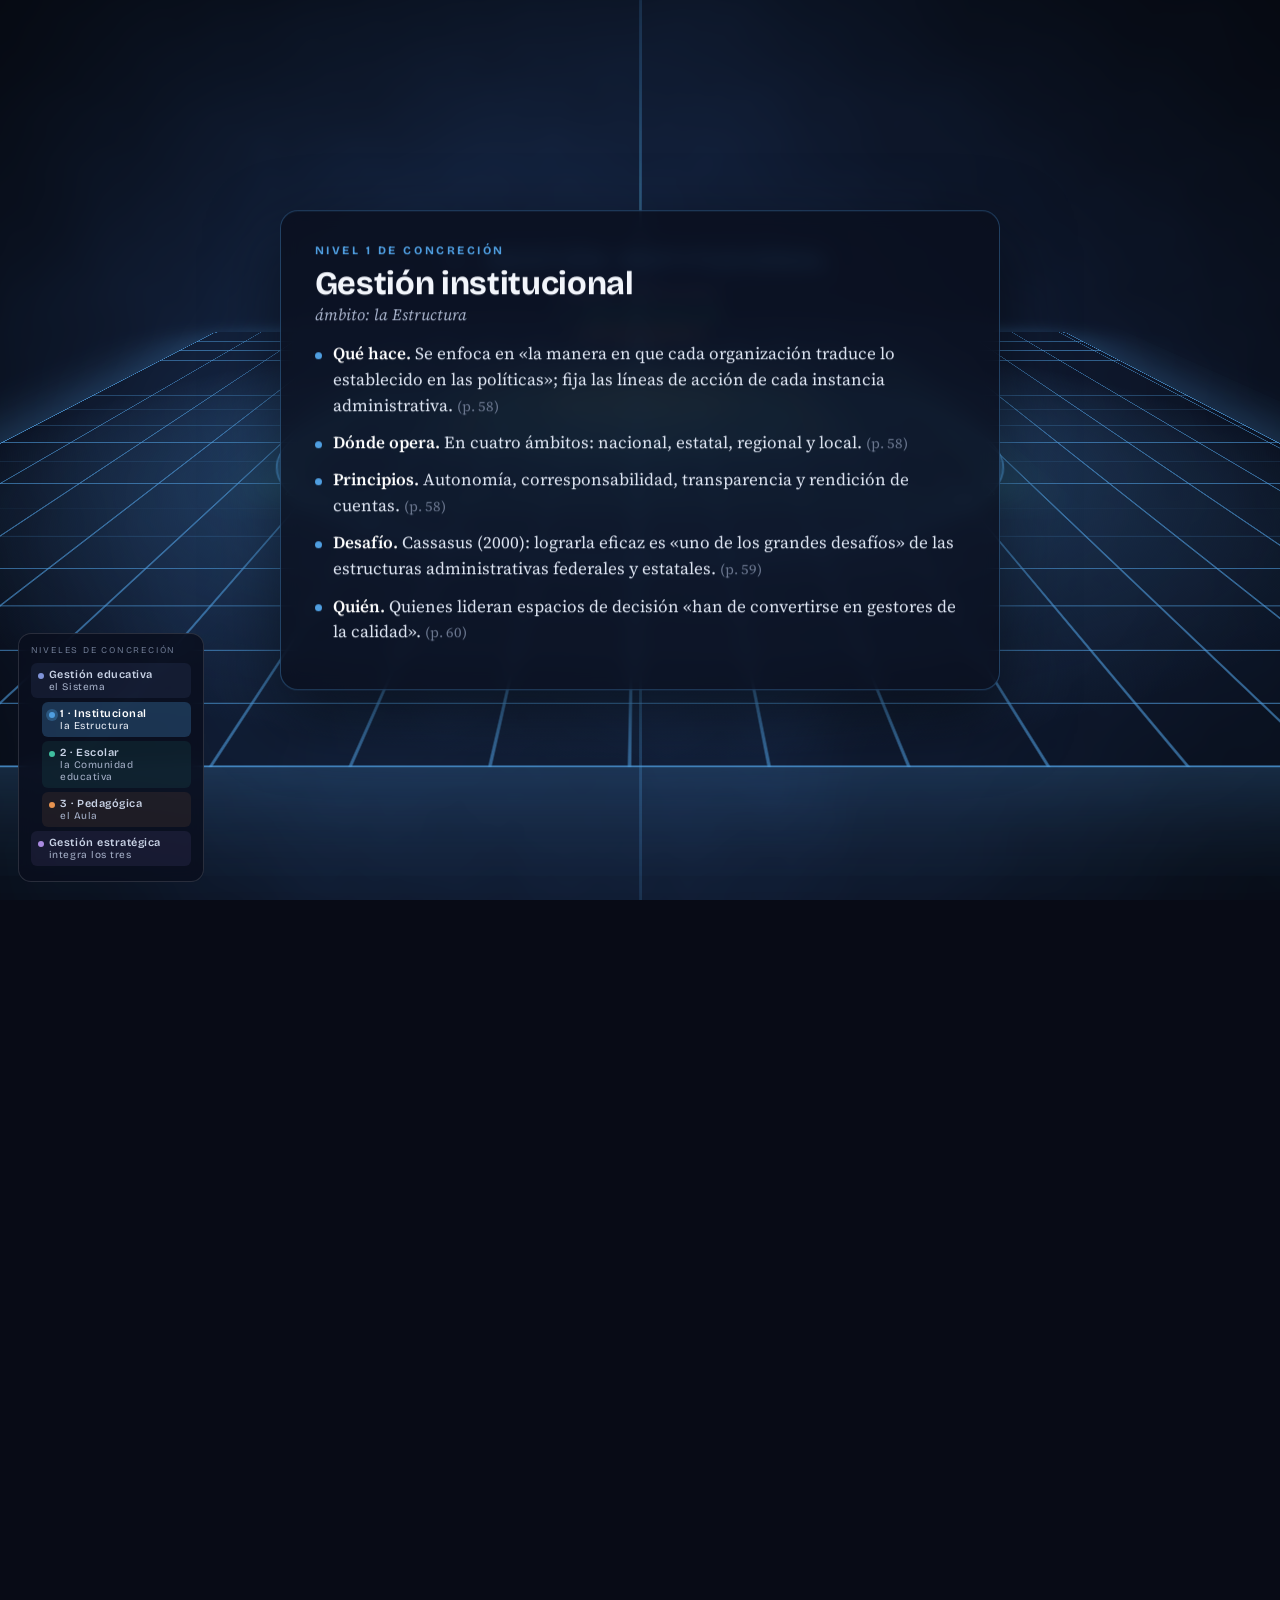
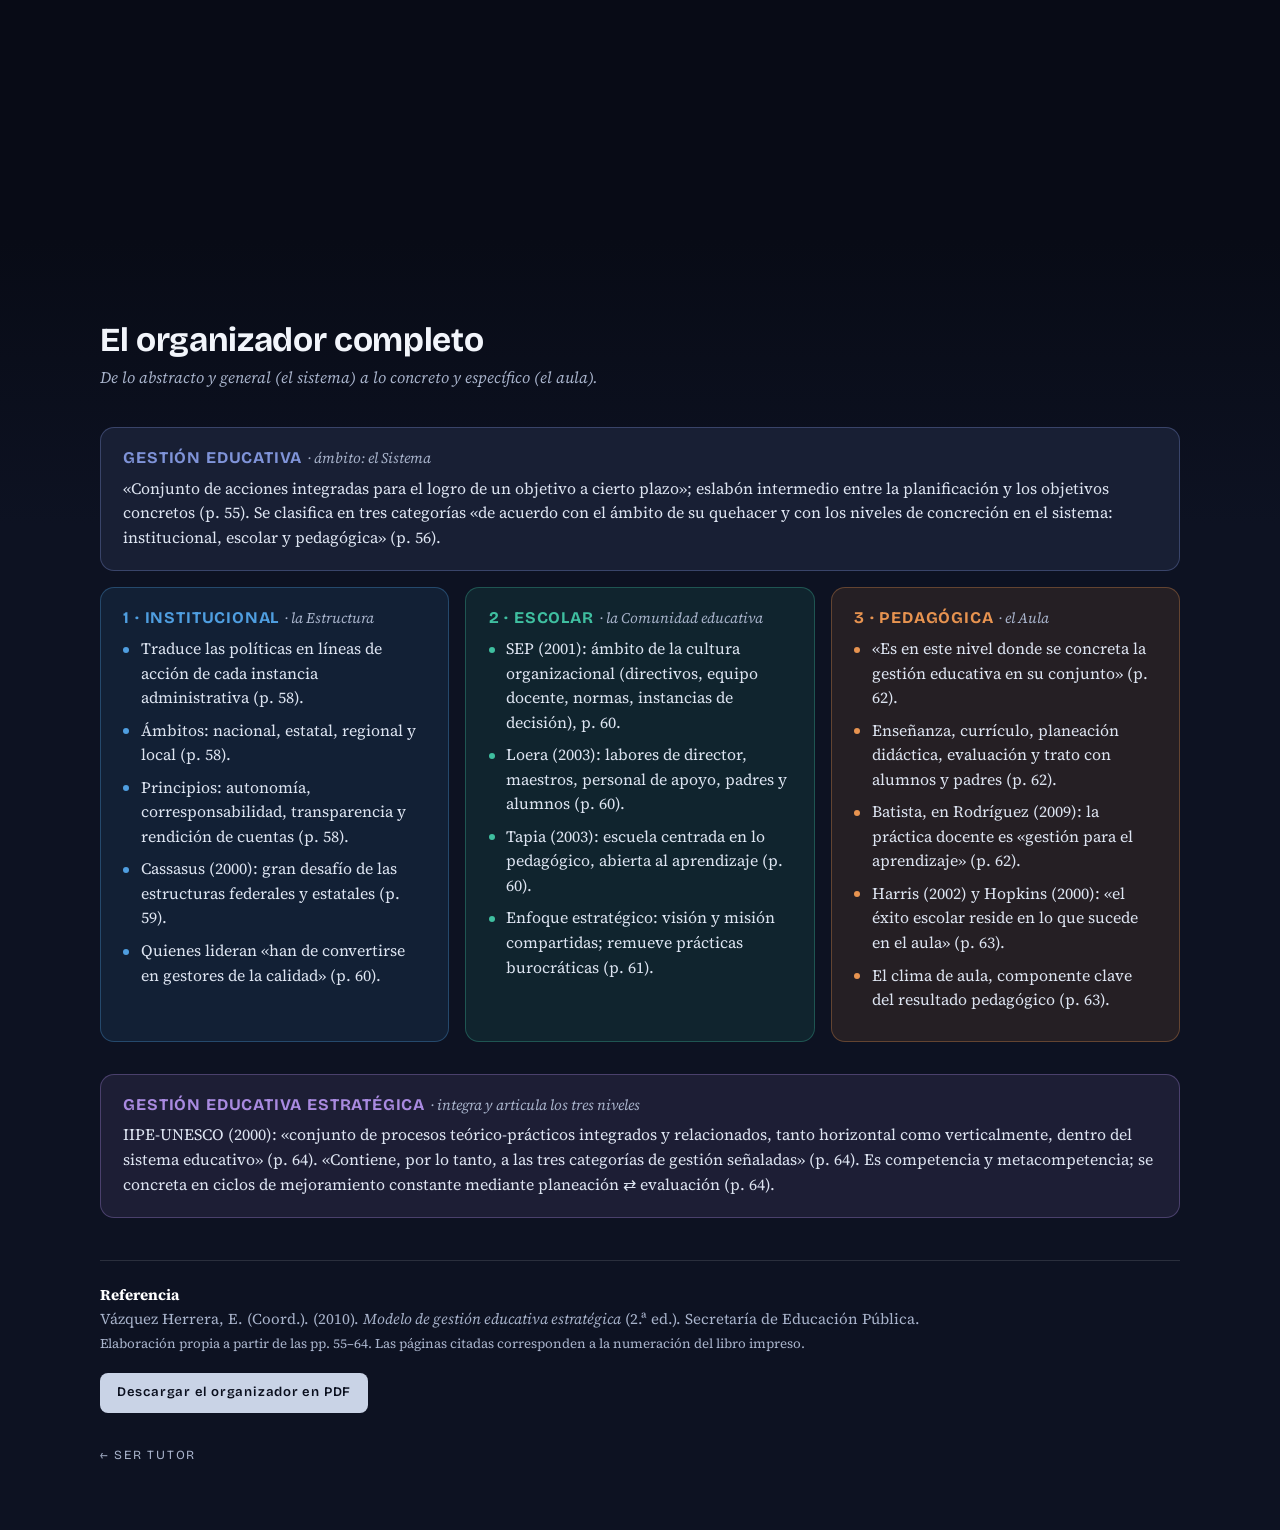
<file: docs/gestion-educativa/index.html>
<!doctype html>
<html lang="es">
<head>
<meta charset="utf-8">
<meta name="viewport" content="width=device-width, initial-scale=1">
<title>Niveles de concreción de la gestión educativa</title>
<meta name="description" content="Organizador gráfico en 3D sobre los niveles de concreción de la gestión educativa (institucional, escolar y pedagógica) según el Modelo de Gestión Educativa Estratégica (SEP, 2010). Se desciende del sistema al aula.">
<link rel="preconnect" href="https://fonts.googleapis.com">
<link rel="preconnect" href="https://fonts.gstatic.com" crossorigin>
<link href="https://fonts.googleapis.com/css2?family=Bricolage+Grotesque:opsz,wght@12..96,400;12..96,600;12..96,700&family=Source+Serif+4:ital,opsz,wght@0,8..60,400;0,8..60,600;1,8..60,400&display=swap" rel="stylesheet">
<style>
:root{
  --bg:#080b16; --tinta:#f2f5fb; --suave:#a8b3cb; --tenue:#6b778f;
  --raiz:#7f93d8; --inst:#4f9ee0; --esco:#3fbfa0; --peda:#e79350; --estr:#a98ae0;
  --disp:"Bricolage Grotesque",system-ui,sans-serif;
  --body:"Source Serif 4",Georgia,serif;
}
*,*::before,*::after{box-sizing:border-box}
html{scroll-behavior:auto}
body{margin:0;background:var(--bg);color:var(--tinta);font-family:var(--body);
  -webkit-font-smoothing:antialiased;overflow-x:hidden}

/* ---------- fondo (shader WebGL): profundidad atmosférica ---------- */
#bg{position:fixed;inset:0;width:100%;height:100%;z-index:0;display:block}

/* ---------- escenario 3D ---------- */
.stage{position:fixed;inset:0;z-index:1;perspective:1250px;perspective-origin:50% 42%;
  pointer-events:none;overflow:hidden}
.world{position:absolute;inset:0;transform-style:preserve-3d;will-change:transform}

.estrato{position:absolute;left:50%;top:50%;transform-style:preserve-3d;
  transform:translate(-50%,-50%) translateZ(calc(var(--z) * -1px))}
.piso{position:absolute;left:50%;top:50%;width:var(--w);height:var(--w);
  margin-left:calc(var(--w) / -2);margin-top:calc(var(--w) / -2);
  transform:rotateX(78deg);border-radius:14px;
  background:
    repeating-linear-gradient(0deg,transparent 0 78px,color-mix(in srgb,var(--c) 58%,transparent) 78px 80px),
    repeating-linear-gradient(90deg,transparent 0 78px,color-mix(in srgb,var(--c) 58%,transparent) 78px 80px),
    radial-gradient(ellipse at 50% 50%,color-mix(in srgb,var(--c) 46%,transparent) 0%,transparent 70%);
  box-shadow:0 0 150px color-mix(in srgb,var(--c) 40%,transparent);
  outline:2px solid color-mix(in srgb,var(--c) 80%,transparent);outline-offset:-2px}
.halo{position:absolute;left:50%;top:50%;width:calc(var(--w) * 0.55);height:calc(var(--w) * 0.55);
  margin-left:calc(var(--w) * -0.275);margin-top:calc(var(--w) * -0.275);
  transform:rotateX(78deg);border-radius:50%;
  border:2px solid color-mix(in srgb,var(--c) 70%,transparent);
  box-shadow:0 0 70px color-mix(in srgb,var(--c) 45%,transparent) inset}
.chapa{position:absolute;left:50%;top:50%;transform:translate(-50%,-50%) translateY(-190px);
  text-align:center;white-space:nowrap;font-family:var(--disp);letter-spacing:.16em;
  text-transform:uppercase;font-weight:700;font-size:clamp(1rem,2.6vw,1.6rem);
  color:var(--c);text-shadow:0 0 34px color-mix(in srgb,var(--c) 60%,transparent)}
.chapa small{display:block;margin-top:.45rem;font-family:var(--body);font-weight:400;
  text-transform:none;letter-spacing:.02em;font-size:.72em;font-style:italic;color:var(--suave)}
/* haz de luz que enhebra los estratos */
.haz{position:absolute;left:50%;top:50%;width:3px;height:1500px;margin-left:-1.5px;
  transform:translateY(-750px);
  background:linear-gradient(180deg,transparent,color-mix(in srgb,var(--c) 55%,transparent),transparent)}

/* ---------- paneles de contenido ---------- */
.scroller{position:relative;z-index:2;height:560vh}
.panel{position:fixed;left:50%;top:50%;transform:translate(-50%,-50%);
  width:min(94vw,720px);padding:2rem 2.1rem;border-radius:18px;
  background:color-mix(in srgb,#0a0f1e 82%,transparent);
  border:1px solid color-mix(in srgb,var(--c,var(--raiz)) 34%,transparent);
  backdrop-filter:blur(9px);-webkit-backdrop-filter:blur(9px);
  box-shadow:0 26px 70px rgba(0,0,0,.55);
  opacity:0;visibility:hidden;pointer-events:none;will-change:opacity,transform}
.panel .num{font-family:var(--disp);font-weight:700;font-size:.72rem;letter-spacing:.22em;
  text-transform:uppercase;color:var(--c,var(--raiz))}
.panel h2{font-family:var(--disp);font-weight:700;margin:.5rem 0 .1rem;
  font-size:clamp(1.4rem,4.2vw,2.05rem);line-height:1.12;letter-spacing:-.01em}
.panel .ambito{font-style:italic;color:var(--suave);margin:0 0 1rem;font-size:1rem}
.panel ul{list-style:none;margin:0;padding:0}
.panel li{position:relative;padding-left:1.15rem;margin-bottom:.72rem;
  font-size:clamp(.95rem,2.3vw,1.06rem);line-height:1.52;color:#dee5f2}
.panel li::before{content:"";position:absolute;left:0;top:.62em;width:7px;height:7px;
  border-radius:50%;background:var(--c,var(--raiz))}
.panel li b{color:#fff;font-weight:600}
.panel .cita{color:var(--tenue);font-size:.84em;white-space:nowrap}
.panel p.lead{font-size:clamp(1rem,2.5vw,1.14rem);line-height:1.6;color:#dee5f2;margin:0 0 1rem}
.pista{margin-top:1.3rem;font-family:var(--disp);font-size:.78rem;letter-spacing:.18em;
  text-transform:uppercase;color:var(--tenue)}
.pista span{display:inline-block;animation:baja 1.9s ease-in-out infinite}
@keyframes baja{0%,100%{transform:translateY(0)}50%{transform:translateY(5px)}}

/* ---------- mini-mapa persistente ---------- */
.minimapa{position:fixed;left:1.1rem;bottom:1.1rem;z-index:5;width:186px;
  padding:.7rem .75rem;border-radius:13px;
  background:color-mix(in srgb,#0a0f1e 86%,transparent);
  border:1px solid rgba(255,255,255,.13);backdrop-filter:blur(8px);
  font-family:var(--disp);font-size:.63rem;letter-spacing:.05em}
.minimapa .mm-t{font-size:.56rem;letter-spacing:.2em;text-transform:uppercase;
  color:var(--tenue);margin-bottom:.5rem}
.mm{position:relative;display:block;padding:.32rem .5rem .32rem 1.15rem;border-radius:6px;
  margin-bottom:.24rem;color:var(--suave);
  background:color-mix(in srgb,var(--c) 9%,transparent);transition:all .35s ease}
.mm::before{content:"";position:absolute;left:.45rem;top:.62rem;width:6px;height:6px;
  border-radius:50%;background:var(--c);transition:box-shadow .35s ease}
.mm.on::before{box-shadow:0 0 0 3px color-mix(in srgb,var(--c) 32%,transparent)}
.mm b{display:block;font-weight:600;font-size:.68rem;color:#c9d3e6;transition:color .35s}
.mm.on{background:color-mix(in srgb,var(--c) 26%,transparent);color:#eef2fa}
.mm.on b{color:#fff}
.mm.sangria{margin-left:.7rem}
.minimapa{transition:opacity .4s ease}
.minimapa.fuera{opacity:0;pointer-events:none}

/* ---------- cierre estático: el mapa completo ---------- */
.final{position:relative;z-index:3;background:linear-gradient(180deg,#080b16,#0d1222 22%,#0d1222);
  padding:5rem 1.2rem 4rem}
.wrap{max-width:1080px;margin:0 auto}
.final h2{font-family:var(--disp);font-size:clamp(1.5rem,4vw,2.1rem);margin:0 0 .4rem;
  letter-spacing:-.01em}
.final .sub{color:var(--suave);margin:0 0 2.4rem;font-style:italic}
.banda{border-radius:14px;padding:1.25rem 1.4rem;margin-bottom:1rem;
  background:color-mix(in srgb,var(--c) 12%,#0a0f1e);
  border:1px solid color-mix(in srgb,var(--c) 32%,transparent)}
.banda h3{font-family:var(--disp);font-size:1.02rem;margin:0 0 .55rem;color:var(--c);
  letter-spacing:.05em;text-transform:uppercase}
.banda h3 em{font-family:var(--body);text-transform:none;letter-spacing:0;
  color:var(--suave);font-weight:400;font-size:.92rem}
.banda p,.banda li{color:#dde4f1;line-height:1.55;font-size:.99rem;margin:0}
.banda ul{list-style:none;margin:0;padding:0}
.banda li{position:relative;padding-left:1.1rem;margin-bottom:.5rem}
.banda li::before{content:"";position:absolute;left:0;top:.6em;width:6px;height:6px;
  border-radius:50%;background:var(--c)}
.niveles{display:grid;gap:1rem;grid-template-columns:repeat(3,1fr);margin:1rem 0}
@media(max-width:820px){.niveles{grid-template-columns:1fr}}
.ref{margin-top:2.6rem;padding-top:1.4rem;border-top:1px solid rgba(255,255,255,.12);
  color:var(--suave);font-size:.94rem;line-height:1.6}
.ref b{color:#fff}
.desc{display:inline-block;margin-top:1.1rem;font-family:var(--disp);font-size:.82rem;
  letter-spacing:.06em;padding:.6rem 1.05rem;border-radius:8px;text-decoration:none;
  color:#0a0f1e;background:#c9d3e6;font-weight:600}
.desc:hover{background:#fff}
.volver{display:inline-block;margin-top:2rem;color:var(--suave);font-family:var(--disp);
  font-size:.78rem;letter-spacing:.14em;text-transform:uppercase;text-decoration:none}
.volver:hover{color:#fff}

/* ---------- sin animación: cae a un mapa vertical plano ---------- */
body.plano #bg,body.plano .stage{display:none}
body.plano{background:#0d1222}
body.plano .scroller{height:auto;padding:3rem 1.2rem 0}
body.plano .panel{position:relative;left:auto;top:auto;transform:none;opacity:1;
  visibility:visible;pointer-events:auto;margin:0 auto 1.4rem;backdrop-filter:none}
body.plano .minimapa{display:none}
body.plano .pista{display:none}
</style>
</head>
<body>

<canvas id="bg" aria-hidden="true"></canvas>

<!-- ============ escenario: los tres estratos en el espacio ============ -->
<div class="stage" aria-hidden="true">
  <div class="world" id="world">
    <div class="estrato" style="--z:1300;--c:var(--inst);--w:1450px">
      <div class="haz"></div><div class="piso"></div><div class="halo"></div>
      <div class="chapa">1 · Gestión institucional<small>ámbito: la Estructura</small></div>
    </div>
    <div class="estrato" style="--z:2520;--c:var(--esco);--w:1180px">
      <div class="haz"></div><div class="piso"></div><div class="halo"></div>
      <div class="chapa">2 · Gestión escolar<small>ámbito: la Comunidad educativa</small></div>
    </div>
    <div class="estrato" style="--z:3670;--c:var(--peda);--w:920px">
      <div class="haz"></div><div class="piso"></div><div class="halo"></div>
      <div class="chapa">3 · Gestión pedagógica<small>ámbito: el Aula</small></div>
    </div>
  </div>
</div>

<!-- ============ mini-mapa: el organizador completo, siempre visible ============ -->
<nav class="minimapa" id="minimapa">
  <div class="mm-t">Niveles de concreción</div>
  <div class="mm" data-p="0" style="--c:var(--raiz)"><b>Gestión educativa</b>el Sistema</div>
  <div class="mm sangria" data-p="1" style="--c:var(--inst)"><b>1 · Institucional</b>la Estructura</div>
  <div class="mm sangria" data-p="2" style="--c:var(--esco)"><b>2 · Escolar</b>la Comunidad educativa</div>
  <div class="mm sangria" data-p="3" style="--c:var(--peda)"><b>3 · Pedagógica</b>el Aula</div>
  <div class="mm" data-p="4" style="--c:var(--estr)"><b>Gestión estratégica</b>integra los tres</div>
</nav>

<!-- ============ el descenso ============ -->
<div class="scroller">

  <section class="panel" data-p="0" style="--c:var(--raiz)">
    <div class="num">Modelo de Gestión Educativa Estratégica · SEP</div>
    <h2>Niveles de concreción de la gestión educativa</h2>
    <p class="ambito">Raíz: la gestión educativa · ámbito: el Sistema</p>
    <p class="lead">La gestión es el «conjunto de acciones integradas para el logro de un
      objetivo a cierto plazo»: el eslabón intermedio entre la planificación y los objetivos
      concretos. <span class="cita">(p. 55)</span></p>
    <ul>
      <li><b>Tres campos.</b> La acción, la investigación, y la innovación y el desarrollo.
        <span class="cita">(p. 55)</span></li>
      <li><b>Tres categorías.</b> En el campo educativo se clasifica «de acuerdo con el ámbito
        de su quehacer y con los niveles de concreción en el sistema: institucional, escolar y
        pedagógica». <span class="cita">(p. 56)</span></li>
    </ul>
    <div class="pista"><span>↓</span> Desciende del sistema al aula</div>
  </section>

  <section class="panel" data-p="1" style="--c:var(--inst)">
    <div class="num">Nivel 1 de concreción</div>
    <h2>Gestión institucional</h2>
    <p class="ambito">ámbito: la Estructura</p>
    <ul>
      <li><b>Qué hace.</b> Se enfoca en «la manera en que cada organización traduce lo
        establecido en las políticas»; fija las líneas de acción de cada instancia
        administrativa. <span class="cita">(p. 58)</span></li>
      <li><b>Dónde opera.</b> En cuatro ámbitos: nacional, estatal, regional y local.
        <span class="cita">(p. 58)</span></li>
      <li><b>Principios.</b> Autonomía, corresponsabilidad, transparencia y rendición de
        cuentas. <span class="cita">(p. 58)</span></li>
      <li><b>Desafío.</b> Cassasus (2000): lograrla eficaz es «uno de los grandes desafíos»
        de las estructuras administrativas federales y estatales. <span class="cita">(p. 59)</span></li>
      <li><b>Quién.</b> Quienes lideran espacios de decisión «han de convertirse en gestores
        de la calidad». <span class="cita">(p. 60)</span></li>
    </ul>
  </section>

  <section class="panel" data-p="2" style="--c:var(--esco)">
    <div class="num">Nivel 2 de concreción</div>
    <h2>Gestión escolar</h2>
    <p class="ambito">ámbito: la Comunidad educativa</p>
    <ul>
      <li><b>Qué es.</b> SEP (2001): «el ámbito de la cultura organizacional, conformada por
        directivos, el equipo docente, las normas, las instancias de decisión» y la forma
        peculiar de hacer las cosas en la escuela. <span class="cita">(p. 60)</span></li>
      <li><b>Quiénes.</b> Loera (2003): labores de director, maestros, personal de apoyo,
        padres de familia y alumnos, para generar las condiciones y los ambientes en que los
        estudiantes aprendan. <span class="cita">(p. 60)</span></li>
      <li><b>Hacia dónde.</b> Tapia (2003): «convertir a la escuela en una organización
        centrada en lo pedagógico», abierta al aprendizaje y a la innovación.
        <span class="cita">(p. 60)</span></li>
      <li><b>Enfoque estratégico.</b> Visión y misión compartidas; «privilegia el trabajo en
        equipo, la apertura al aprendizaje y a la innovación»; remueve prácticas burocráticas.
        <span class="cita">(p. 61)</span></li>
    </ul>
  </section>

  <section class="panel" data-p="3" style="--c:var(--peda)">
    <div class="num">Nivel 3 de concreción</div>
    <h2>Gestión pedagógica</h2>
    <p class="ambito">ámbito: el Aula</p>
    <ul>
      <li><b>Por qué es la concreción.</b> «Es en este nivel donde se concreta la gestión
        educativa en su conjunto». <span class="cita">(p. 62)</span></li>
      <li><b>Qué abarca.</b> Cómo el docente enseña, «cómo asume el currículo y lo traduce en
        una planeación didáctica», cómo evalúa y cómo interactúa con alumnos y padres.
        <span class="cita">(p. 62)</span></li>
      <li><b>Idea clave.</b> Batista, en Rodríguez (2009): «la práctica docente se convierte
        en una gestión para el aprendizaje». <span class="cita">(p. 62)</span></li>
      <li><b>De qué depende.</b> Zubiría (2006): el concepto de enseñanza del maestro
        «determina sus formas o estilos para enseñar»; Harris (2002) y Hopkins (2000): «el
        éxito escolar reside en lo que sucede en el aula». <span class="cita">(pp. 62–63)</span></li>
      <li><b>Condición.</b> El clima de aula es «un componente clave en el aseguramiento de
        resultados de la tarea pedagógica». <span class="cita">(p. 63)</span></li>
    </ul>
  </section>

  <section class="panel" data-p="4" style="--c:var(--estr)">
    <div class="num">Lo que integra los tres niveles</div>
    <h2>Gestión educativa estratégica</h2>
    <p class="ambito">competencia y, a la vez, metacompetencia</p>
    <ul>
      <li><b>Qué es.</b> IIPE-UNESCO (2000): «conjunto de procesos teórico-prácticos
        integrados y relacionados, tanto horizontal como verticalmente, dentro del sistema
        educativo». <span class="cita">(p. 64)</span></li>
      <li><b>Qué contiene.</b> «Contiene, por lo tanto, a las tres categorías de gestión
        señaladas: institucional, escolar y pedagógica». <span class="cita">(p. 64)</span></li>
      <li><b>Cómo se vuelve estratégica.</b> «A partir de ciclos de mejoramiento constante de
        procesos y de resultados», mediante planeación ⇄ evaluación.
        <span class="cita">(p. 64)</span></li>
    </ul>
    <div class="pista"><span>↓</span> El mapa completo</div>
  </section>

</div>

<!-- ============ cierre: el organizador completo, estático ============ -->
<section class="final">
  <div class="wrap">
    <h2>El organizador completo</h2>
    <p class="sub">De lo abstracto y general (el sistema) a lo concreto y específico (el aula).</p>

    <div class="banda" style="--c:var(--raiz)">
      <h3>Gestión educativa <em>· ámbito: el Sistema</em></h3>
      <p>«Conjunto de acciones integradas para el logro de un objetivo a cierto plazo»;
      eslabón intermedio entre la planificación y los objetivos concretos (p. 55). Se clasifica
      en tres categorías «de acuerdo con el ámbito de su quehacer y con los niveles de
      concreción en el sistema: institucional, escolar y pedagógica» (p. 56).</p>
    </div>

    <div class="niveles">
      <div class="banda" style="--c:var(--inst)">
        <h3>1 · Institucional <em>· la Estructura</em></h3>
        <ul>
          <li>Traduce las políticas en líneas de acción de cada instancia administrativa (p. 58).</li>
          <li>Ámbitos: nacional, estatal, regional y local (p. 58).</li>
          <li>Principios: autonomía, corresponsabilidad, transparencia y rendición de cuentas (p. 58).</li>
          <li>Cassasus (2000): gran desafío de las estructuras federales y estatales (p. 59).</li>
          <li>Quienes lideran «han de convertirse en gestores de la calidad» (p. 60).</li>
        </ul>
      </div>
      <div class="banda" style="--c:var(--esco)">
        <h3>2 · Escolar <em>· la Comunidad educativa</em></h3>
        <ul>
          <li>SEP (2001): ámbito de la cultura organizacional (directivos, equipo docente, normas, instancias de decisión), p. 60.</li>
          <li>Loera (2003): labores de director, maestros, personal de apoyo, padres y alumnos (p. 60).</li>
          <li>Tapia (2003): escuela centrada en lo pedagógico, abierta al aprendizaje (p. 60).</li>
          <li>Enfoque estratégico: visión y misión compartidas; remueve prácticas burocráticas (p. 61).</li>
        </ul>
      </div>
      <div class="banda" style="--c:var(--peda)">
        <h3>3 · Pedagógica <em>· el Aula</em></h3>
        <ul>
          <li>«Es en este nivel donde se concreta la gestión educativa en su conjunto» (p. 62).</li>
          <li>Enseñanza, currículo, planeación didáctica, evaluación y trato con alumnos y padres (p. 62).</li>
          <li>Batista, en Rodríguez (2009): la práctica docente es «gestión para el aprendizaje» (p. 62).</li>
          <li>Harris (2002) y Hopkins (2000): «el éxito escolar reside en lo que sucede en el aula» (p. 63).</li>
          <li>El clima de aula, componente clave del resultado pedagógico (p. 63).</li>
        </ul>
      </div>
    </div>

    <div class="banda" style="--c:var(--estr)">
      <h3>Gestión educativa estratégica <em>· integra y articula los tres niveles</em></h3>
      <p>IIPE-UNESCO (2000): «conjunto de procesos teórico-prácticos integrados y relacionados,
      tanto horizontal como verticalmente, dentro del sistema educativo» (p. 64). «Contiene, por
      lo tanto, a las tres categorías de gestión señaladas» (p. 64). Es competencia y
      metacompetencia; se concreta en ciclos de mejoramiento constante mediante planeación ⇄
      evaluación (p. 64).</p>
    </div>

    <div class="ref">
      <b>Referencia</b><br>
      Vázquez Herrera, E. (Coord.). (2010). <i>Modelo de gestión educativa estratégica</i>
      (2.ª ed.). Secretaría de Educación Pública.<br>
      <span style="font-size:.88em">Elaboración propia a partir de las pp. 55–64. Las páginas
      citadas corresponden a la numeración del libro impreso.</span>
      <br>
      <a class="desc" href="../actividad/niveles-concrecion-gestion.pdf">Descargar el organizador en PDF</a>
      <br>
      <a class="volver" href="../">← Ser tutor</a>
    </div>
  </div>
</section>

<script>
(function(){
  var reduce = window.matchMedia && window.matchMedia('(prefers-reduced-motion: reduce)').matches;
  if(reduce){ document.body.classList.add('plano'); return; }

  var world    = document.getElementById('world');
  var paneles  = [].slice.call(document.querySelectorAll('.panel'));
  var marcas   = [].slice.call(document.querySelectorAll('.minimapa .mm'));
  var scroller = document.querySelector('.scroller');
  var minimapa = document.getElementById('minimapa');

  /* ventanas de aparición de cada panel, en progreso [0,1] del descenso */
  var VENTANAS = [[0,.10],[.20,.33],[.42,.55],[.64,.77],[.88,1]];
  var CAM_MAX  = 5200;
  var actual = -1, objetivo = 0, suave = 0, corriendo = false;

  function progreso(){
    var alto = scroller.offsetHeight - window.innerHeight;
    return alto <= 0 ? 0 : Math.min(1, Math.max(0, window.scrollY / alto));
  }

  function pesoPanel(p, v){
    var ini = v[0], fin = v[1], borde = .04;
    if(p < ini - borde || p > fin + borde) return 0;
    if(p < ini) return (p - ini + borde) / borde;
    if(p > fin) return (fin + borde - p) / borde;
    return 1;
  }

  function pintar(){
    suave += (objetivo - suave) * .09;
    if(Math.abs(objetivo - suave) < .0002) suave = objetivo;

    world.style.transform = 'translateZ(' + (suave * CAM_MAX).toFixed(1) + 'px)';

    var vivo = 0, mejor = 0;
    paneles.forEach(function(el, i){
      var w = pesoPanel(suave, VENTANAS[i]);
      if(w > mejor){ mejor = w; vivo = i; }
      el.style.opacity    = w.toFixed(3);
      el.style.visibility = w > .01 ? 'visible' : 'hidden';
      el.style.transform  = 'translate(-50%,-50%) translateY(' + ((1 - w) * 26).toFixed(1) + 'px) scale(' + (.965 + w * .035).toFixed(4) + ')';
    });

    if(vivo !== actual){
      actual = vivo;
      marcas.forEach(function(m){ m.classList.toggle('on', +m.dataset.p === vivo); });
    }

    /* se ata al progreso crudo, no al interpolado: al entrar al mapa
       estático el mini-mapa debe quitarse de inmediato, sin esperar al lerp */
    minimapa.classList.toggle('fuera', objetivo > .99);

    if(suave !== objetivo){ requestAnimationFrame(pintar); } else { corriendo = false; }
  }

  function alScroll(){
    objetivo = progreso();
    if(!corriendo){ corriendo = true; requestAnimationFrame(pintar); }
  }

  window.addEventListener('scroll', alScroll, {passive:true});
  window.addEventListener('resize', alScroll);
  alScroll(); suave = objetivo; pintar();

  /* ---------- fondo WebGL: bruma de profundidad que vira con el descenso ---------- */
  (function(){
    var c = document.getElementById('bg');
    var gl = c.getContext('webgl') || c.getContext('experimental-webgl');
    if(!gl){ c.style.background = 'radial-gradient(ellipse at 50% 30%,#16203c,#080b16 70%)'; return; }

    var VS = 'attribute vec2 p;void main(){gl_Position=vec4(p,0.0,1.0);}';
    var FS = [
      'precision mediump float;',
      'uniform vec2 res; uniform float t; uniform float prog;',
      'float h(vec2 p){return fract(sin(dot(p,vec2(41.3,289.1)))*43758.5453);}',
      'float n(vec2 p){vec2 i=floor(p),f=fract(p);f=f*f*(3.0-2.0*f);',
      '  return mix(mix(h(i),h(i+vec2(1,0)),f.x),mix(h(i+vec2(0,1)),h(i+vec2(1,1)),f.x),f.y);}',
      'float fbm(vec2 p){float v=0.0,a=0.5;for(int i=0;i<5;i++){v+=a*n(p);p*=2.03;a*=0.5;}return v;}',
      'void main(){',
      '  vec2 uv=gl_FragCoord.xy/res.xy;',
      '  vec2 q=vec2(uv.x*res.x/res.y,uv.y);',
      // el color del ambiente desciende: azul del sistema -> verde -> ámbar del aula
      '  vec3 c1=vec3(0.09,0.14,0.30), c2=vec3(0.07,0.22,0.21), c3=vec3(0.26,0.15,0.08);',
      '  vec3 amb = prog<0.5 ? mix(c1,c2,smoothstep(0.10,0.55,prog)) : mix(c2,c3,smoothstep(0.55,0.92,prog));',
      '  float f=fbm(q*2.4+vec2(t*0.014,-t*0.021-prog*1.6));',
      '  float g=fbm(q*5.1-vec2(t*0.008,prog*2.4));',
      '  vec3 col=mix(vec3(0.03,0.04,0.09),amb,0.28+0.72*f);',
      '  col+=amb*g*0.22;',
      // vórtice de profundidad hacia el centro
      '  float d=length(uv-vec2(0.5,0.46));',
      '  col*=1.0-smoothstep(0.20,0.85,d)*0.72;',
      '  col+=amb*(1.0-smoothstep(0.0,0.34,d))*0.30;',
      '  gl_FragColor=vec4(col,1.0);',
      '}'
    ].join('\n');

    function sh(tipo, src){
      var o = gl.createShader(tipo); gl.shaderSource(o, src); gl.compileShader(o);
      if(!gl.getShaderParameter(o, gl.COMPILE_STATUS)) console.warn(gl.getShaderInfoLog(o));
      return o;
    }
    var pr = gl.createProgram();
    gl.attachShader(pr, sh(gl.VERTEX_SHADER, VS));
    gl.attachShader(pr, sh(gl.FRAGMENT_SHADER, FS));
    gl.linkProgram(pr); gl.useProgram(pr);

    var buf = gl.createBuffer();
    gl.bindBuffer(gl.ARRAY_BUFFER, buf);
    gl.bufferData(gl.ARRAY_BUFFER, new Float32Array([-1,-1,3,-1,-1,3]), gl.STATIC_DRAW);
    var loc = gl.getAttribLocation(pr, 'p');
    gl.enableVertexAttribArray(loc);
    gl.vertexAttribPointer(loc, 2, gl.FLOAT, false, 0, 0);

    var uRes = gl.getUniformLocation(pr, 'res');
    var uT   = gl.getUniformLocation(pr, 't');
    var uP   = gl.getUniformLocation(pr, 'prog');

    function medir(){
      var dpr = Math.min(window.devicePixelRatio || 1, 1.5);
      c.width  = Math.floor(innerWidth  * dpr);
      c.height = Math.floor(innerHeight * dpr);
      gl.viewport(0, 0, c.width, c.height);
      gl.uniform2f(uRes, c.width, c.height);
    }
    window.addEventListener('resize', medir);
    medir();

    var t0 = performance.now();
    (function bucle(){
      gl.uniform1f(uT, (performance.now() - t0) / 1000);
      gl.uniform1f(uP, suave);
      gl.drawArrays(gl.TRIANGLES, 0, 3);
      requestAnimationFrame(bucle);
    })();
  })();
})();
</script>
</body>
</html>
</file>
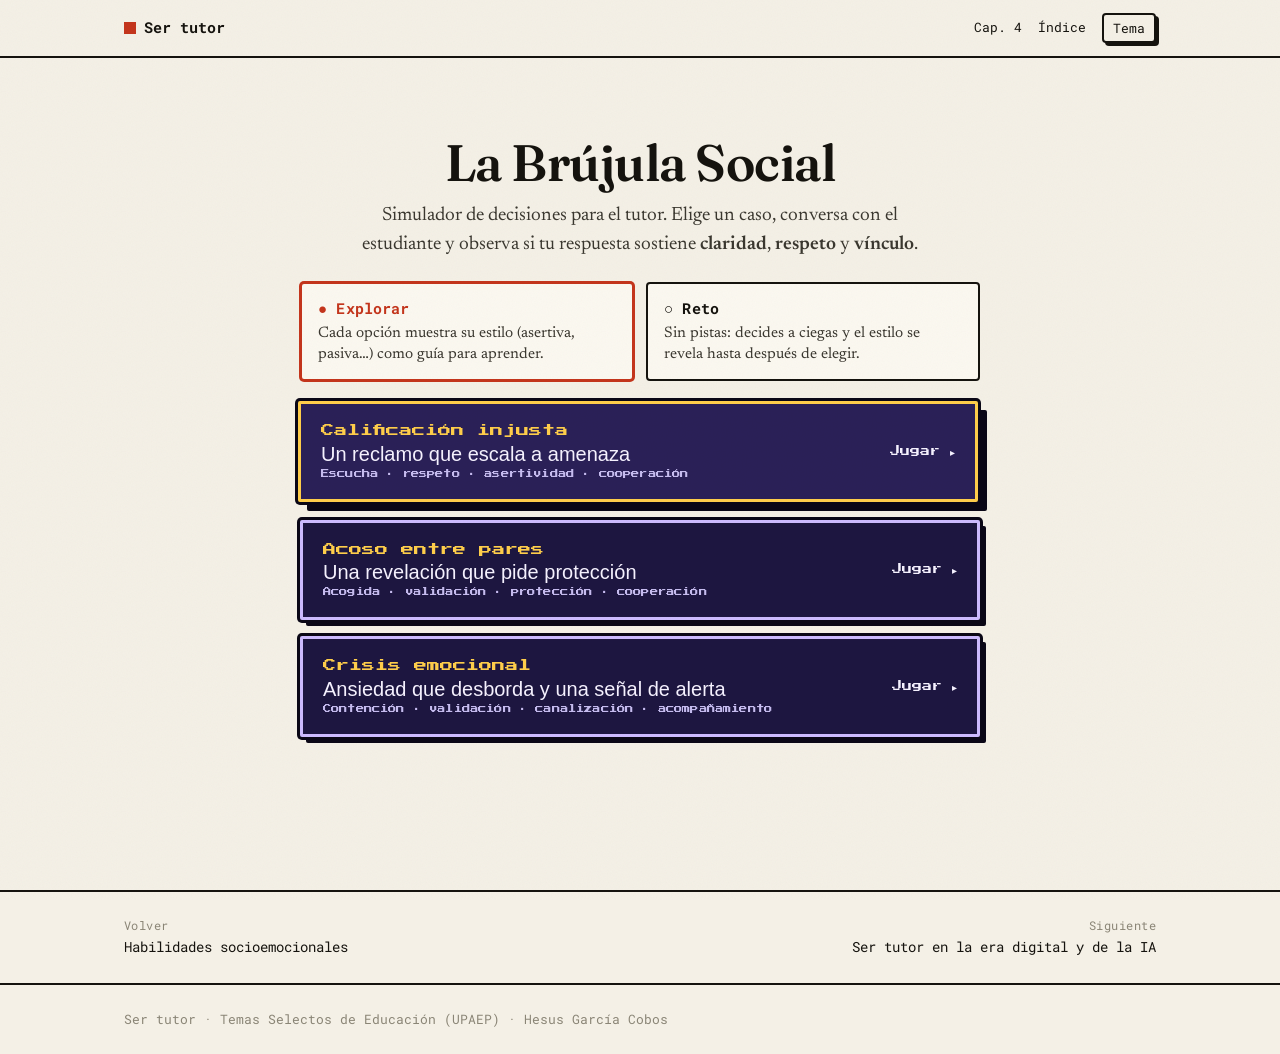
<file: docs/brujula-social.html>
<!doctype html>
<html lang="es" data-theme="light">
<head>
<meta charset="utf-8">
<meta name="viewport" content="width=device-width, initial-scale=1">
<title>La Brújula Social · Simulador RPG · Ser tutor</title>
<meta name="description" content="Simulador tipo RPG para practicar competencias socioemocionales del tutor: escucha, respeto, asertividad y solución de conflictos. Decisiones ramificadas, fundamentadas en CASEL y SEP.">
<link rel="stylesheet" href="assets/book.css">
<link rel="stylesheet" href="assets/rpg/rpg.css">
</head>
<body class="rpg-page">
<nav class="nav"><div class="wrap"><a class="nav__brand" href="index.html"><span class="sq"></span> Ser tutor</a><div class="nav__right"><a href="cap4.html">Cap. 4</a><a href="index.html#indice">Índice</a><button class="toggle" id="themeToggle" type="button">Tema</button></div></div></nav>

<main>
<div class="rpg" id="rpg">

  <!-- ===== Selección de caso ===== -->
  <section id="rpgSelect" aria-label="Elegir caso">
    <div class="rpg-intro">
      <h1>La Brújula Social</h1>
      <p>Simulador de decisiones para el tutor. Elige un caso, conversa con el estudiante y observa si tu respuesta sostiene <strong>claridad</strong>, <strong>respeto</strong> y <strong>vínculo</strong>.</p>
    </div>

    <div class="rpg-modes" role="radiogroup" aria-label="Modo de juego" id="rpgModes">
      <button type="button" class="rpg-mode" id="modeExplorar" role="radio" aria-checked="true" data-mode="explorar">
        <span class="rpg-mode__name">Explorar</span>
        <span class="rpg-mode__desc">Cada opción muestra su estilo (asertiva, pasiva…) como guía para aprender.</span>
      </button>
      <button type="button" class="rpg-mode" id="modeReto" role="radio" aria-checked="false" data-mode="reto">
        <span class="rpg-mode__name">Reto</span>
        <span class="rpg-mode__desc">Sin pistas: decides a ciegas y el estilo se revela hasta después de elegir.</span>
      </button>
    </div>

    <div class="rpg-cases" id="rpgCaseList"></div>
  </section>

  <!-- ===== Juego ===== -->
  <section id="rpgGame" aria-label="Escena de tutoría" hidden>
    <div class="rpg-stage">
      <img class="rpg-bg" id="rpgBg" alt="" aria-hidden="true" src="[data-uri]">
      <img class="rpg-sprite" id="rpgSprite" alt="" src="[data-uri]">
      <div class="rpg-hud" aria-label="Brújula social">
        <span class="rpg-turn" id="rpgTurn">Turno 1</span>
        <span class="rpg-meter"><span>CLA</span><span class="rpg-meter__track" id="clarityMeter" role="progressbar" aria-label="Claridad" aria-valuemin="0" aria-valuemax="100" aria-valuenow="50"><span class="rpg-meter__fill rpg-meter__fill--clarity" id="clarityFill"></span></span><span class="rpg-meter__val" id="clarityScore">50</span></span>
        <span class="rpg-meter"><span>RES</span><span class="rpg-meter__track" id="respectMeter" role="progressbar" aria-label="Respeto" aria-valuemin="0" aria-valuemax="100" aria-valuenow="50"><span class="rpg-meter__fill rpg-meter__fill--respect" id="respectFill"></span></span><span class="rpg-meter__val" id="respectScore">50</span></span>
        <span class="rpg-meter"><span>VÍN</span><span class="rpg-meter__track" id="bondMeter" role="progressbar" aria-label="Vínculo" aria-valuemin="0" aria-valuemax="100" aria-valuenow="50"><span class="rpg-meter__fill rpg-meter__fill--bond" id="bondFill"></span></span><span class="rpg-meter__val" id="bondScore">50</span></span>
      </div>
    </div>

    <div class="rpg-dialog">
      <span class="rpg-speaker" id="rpgSpeaker"></span>
      <p class="rpg-line" id="rpgLine" aria-live="polite"></p>
    </div>

    <div class="rpg-decision" id="rpgDecision">
      <p class="rpg-prompt" id="rpgPrompt"></p>
      <div class="rpg-choices" id="rpgChoices" role="group" aria-label="Opciones de respuesta"></div>
      <div class="rpg-feedback" id="rpgFeedback" aria-live="polite" hidden>
        <span class="rpg-fb-type" id="rpgFbType"></span>
        <strong id="rpgFbTitle"></strong>
        <p id="rpgFbText"></p>
        <span class="rpg-fb-delta" id="rpgFbDelta"></span>
      </div>
      <button class="rpg-next" id="rpgNext" type="button" hidden>Continuar ▸</button>
    </div>
  </section>

  <!-- ===== Resultado ===== -->
  <section id="rpgResult" tabindex="-1" aria-label="Resultado" hidden>
    <span class="rpg-result__badge" id="resultBadge">Resultado</span>
    <h2 id="resultTitle"></h2>
    <p class="rpg-result__text" id="resultText"></p>
    <p class="rpg-result__profile" id="resultProfile"></p>

    <div class="rpg-fundamento" id="resultRiskBox" hidden>
      <h3>Riesgo pedagógico</h3>
      <p class="rpg-result__risk" id="resultRisk"></p>
    </div>

    <div class="rpg-fundamento" id="resultActionsBox" hidden>
      <h3>Qué ajustar la próxima vez</h3>
      <ul class="rpg-actions-list" id="resultActions"></ul>
    </div>

    <div class="rpg-fundamento" id="resultPhraseBox" hidden>
      <h3>Prueba esta frase</h3>
      <blockquote class="rpg-phrase" id="resultPhrase"></blockquote>
    </div>

    <div class="rpg-fundamento">
      <h3>Siguiente práctica</h3>
      <ul class="rpg-skills" id="resultSkills"></ul>
    </div>

    <div class="rpg-fundamento">
      <h3>Fundamento de tus decisiones</h3>
      <ul class="rpg-grounds" id="resultGrounds"></ul>
    </div>

    <div class="rpg-fundamento">
      <h3>Para seguir (referencias en español)</h3>
      <ul class="rpg-refs" id="resultRefs"></ul>
    </div>

    <div class="rpg-actions">
      <button class="rpg-btn" id="rpgAgain" type="button">Volver a jugar</button>
      <button class="rpg-btn rpg-btn--alt" id="rpgSwitch" type="button" hidden></button>
      <button class="rpg-btn rpg-btn--ghost" id="rpgMenu" type="button">Elegir otro caso</button>
      <a class="rpg-btn rpg-btn--ghost" href="cap4.html">Regresar al capítulo</a>
    </div>
  </section>

</div>
</main>

<nav class="pager"><div class="wrap"><a href="cap4.html"><span class="dir">Volver</span>Habilidades socioemocionales</a><a class="nx" href="cap5.html"><span class="dir">Siguiente</span>Ser tutor en la era digital y de la IA</a></div></nav>

<footer class="foot"><div class="wrap">Ser tutor · Temas Selectos de Educación (UPAEP) · Hesus García Cobos</div></footer>

<script src="assets/book.js"></script>
<script src="assets/rpg/cases/grounds.js"></script>
<script src="assets/rpg/cases/calificacion.js"></script>
<script src="assets/rpg/cases/acoso.js"></script>
<script src="assets/rpg/cases/crisis.js"></script>
<script src="assets/rpg/engine.js"></script>
</body>
</html>
</file>
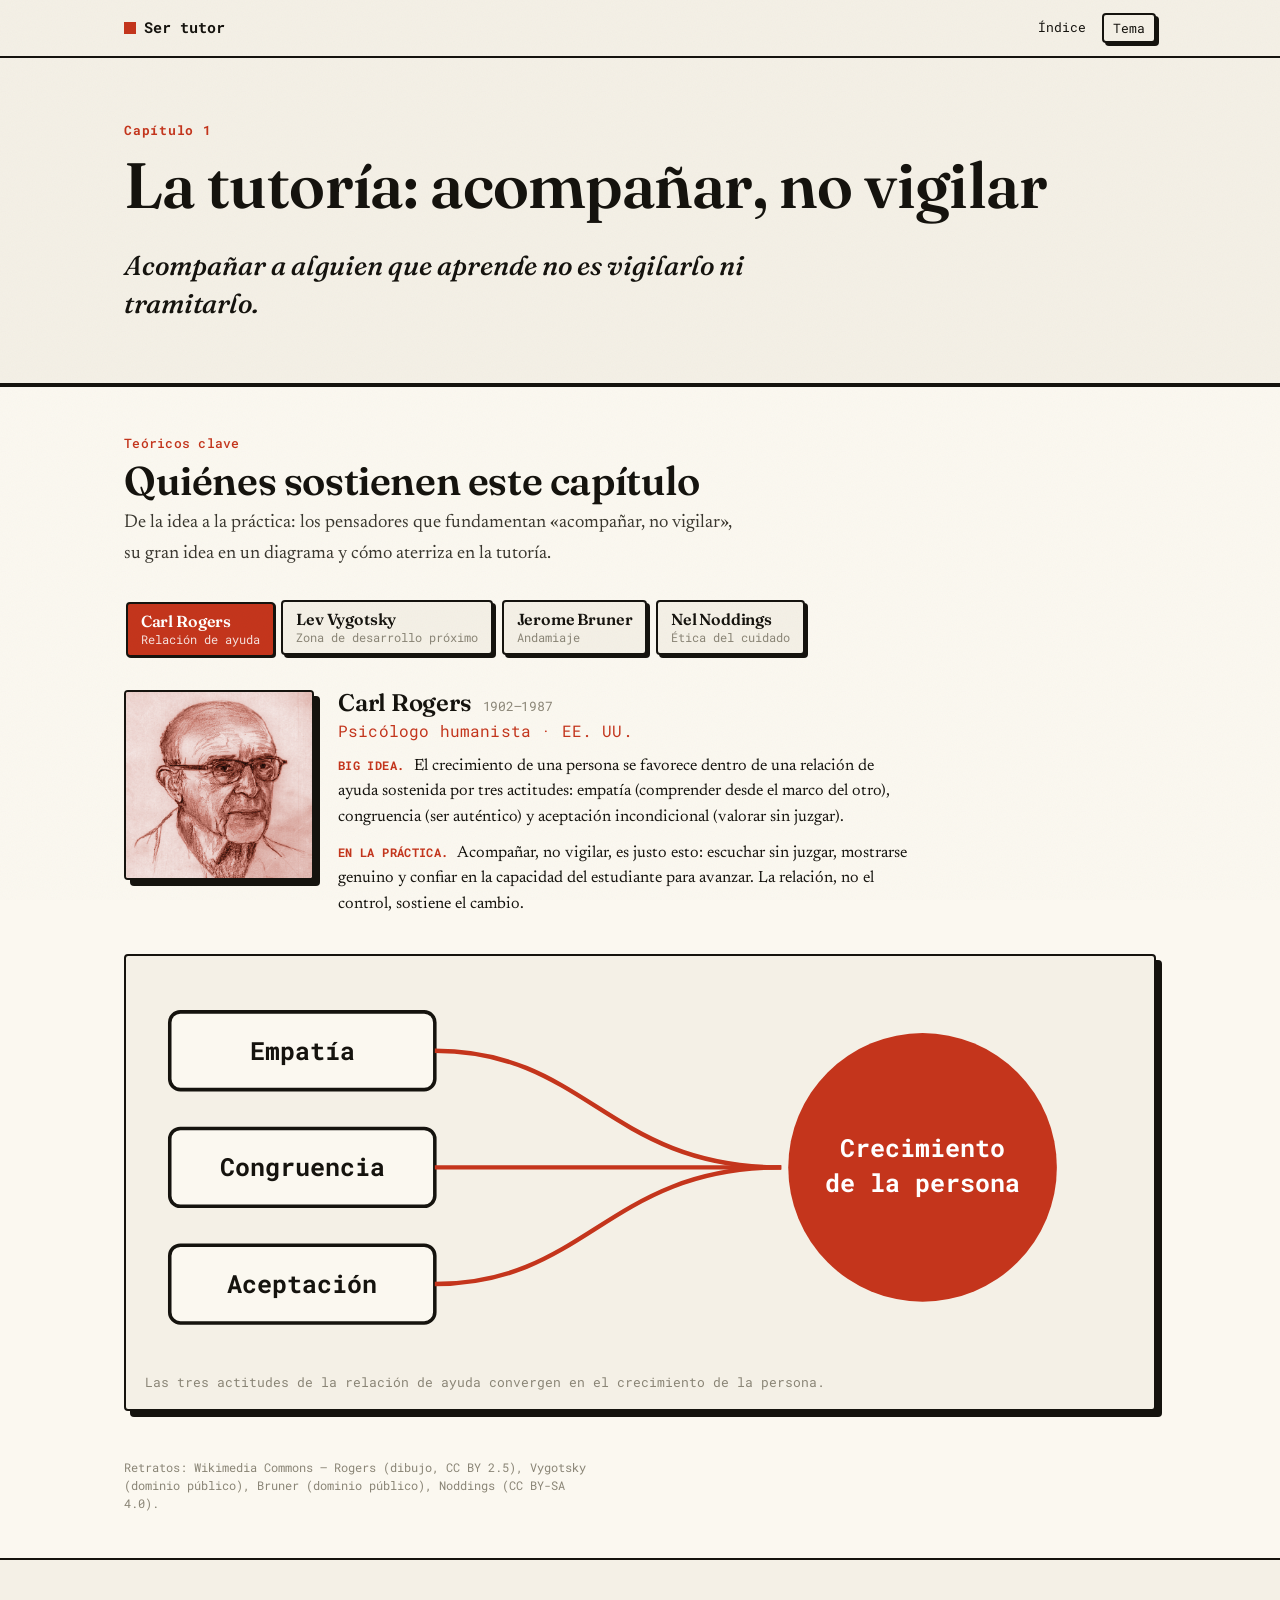
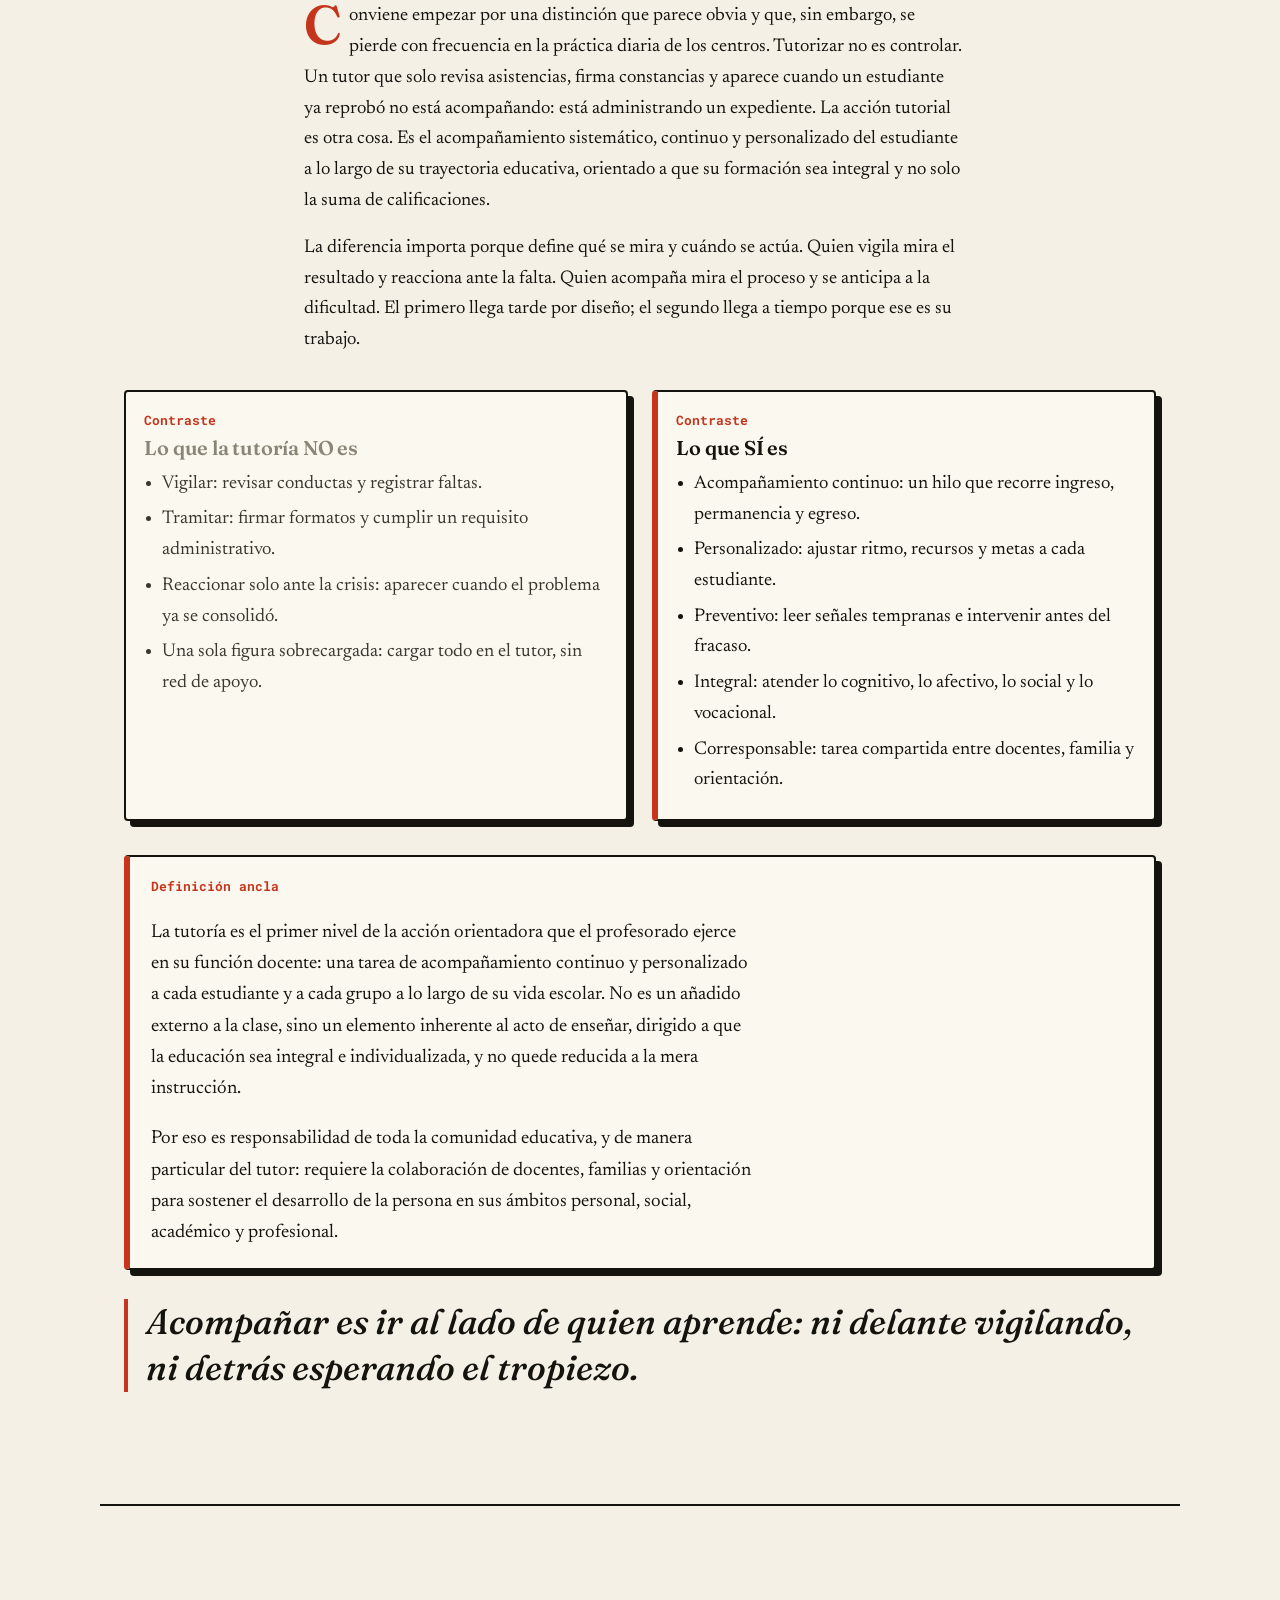
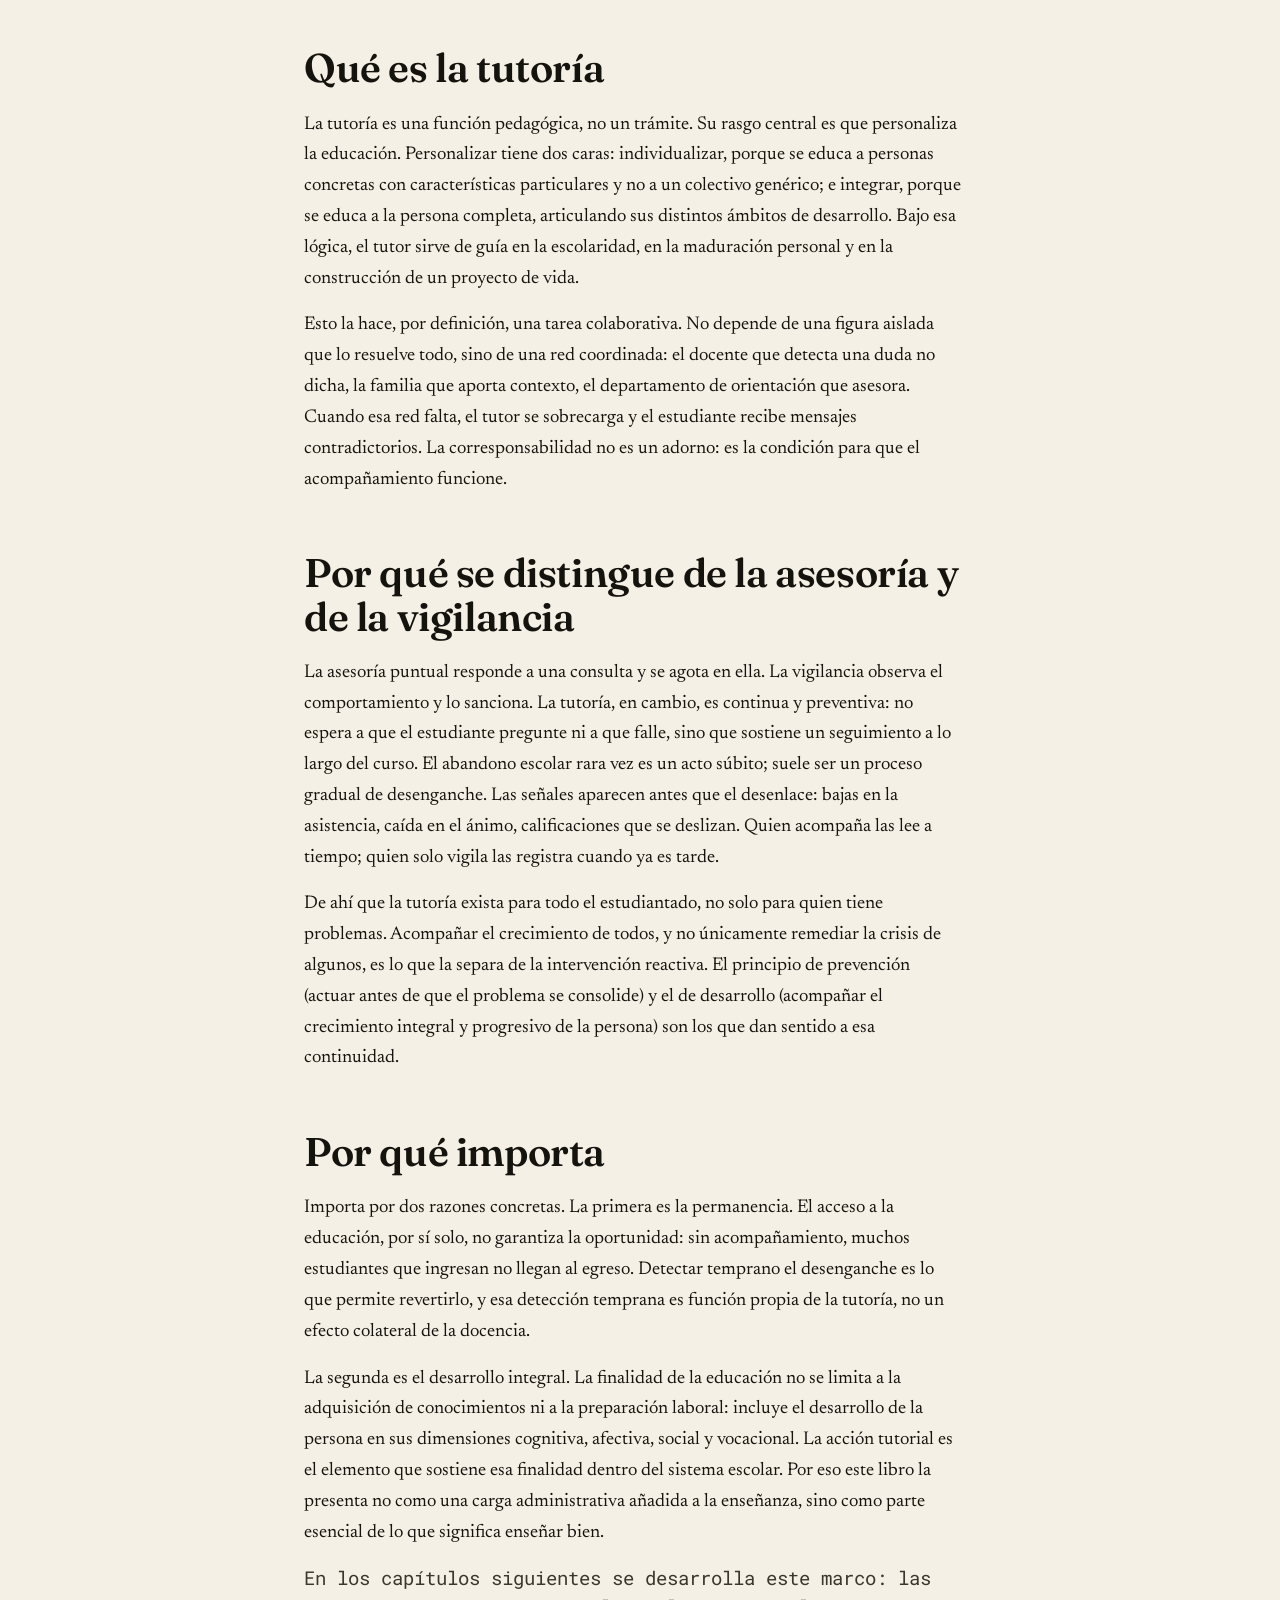
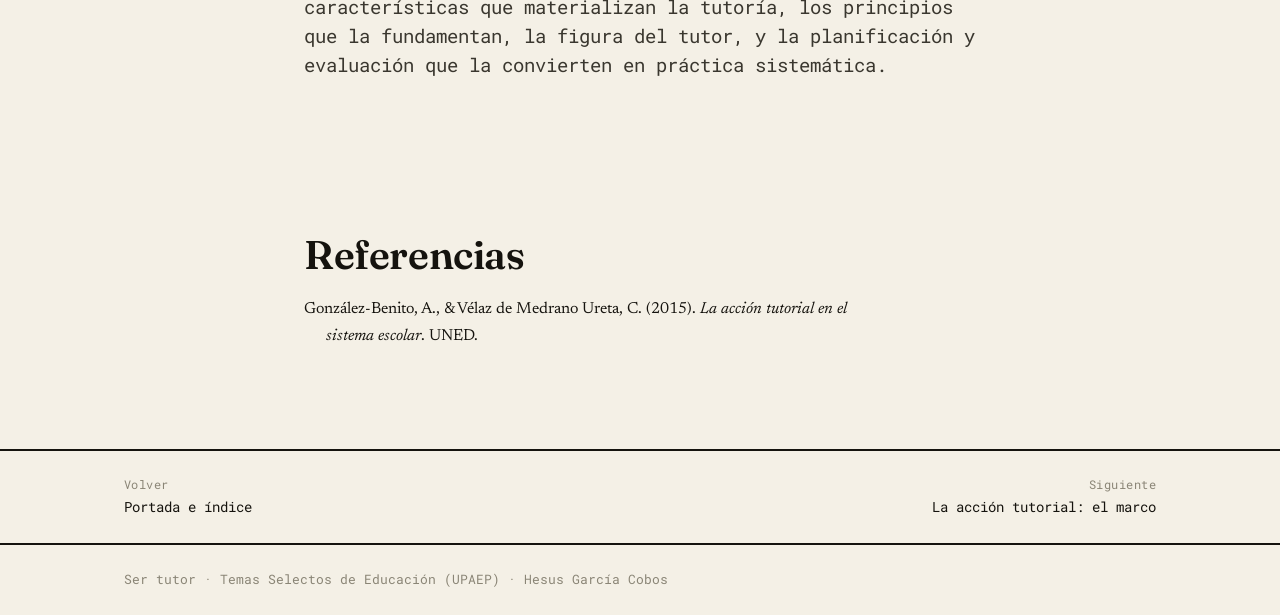
<file: docs/cap1.html>
<!doctype html>
<html lang="es" data-theme="light">
<head>
  <meta charset="utf-8">
  <meta name="viewport" content="width=device-width, initial-scale=1">
  <title>Capítulo 1 · La tutoría: acompañar, no vigilar · Ser tutor</title>
  <link rel="stylesheet" href="assets/book.css">
  <style>
    /* Layout particular del Capítulo 1 (ensayo de apertura) */
    .contrast{margin:calc(var(--gap)*1.4) 0}
    .contrast .card h3{margin-top:0;font-size:1.25rem}
    .contrast .card--no h3{color:var(--muted)}
    .contrast ul{margin:.4rem 0 0;padding-left:1.1rem;max-width:none}
    .contrast li{margin:.3rem 0}
    .contrast .card--no li{color:var(--ink-soft)}
    .contrast .card--si{border-left:6px solid var(--chap)}
    .anchor-def{font-size:1.18rem}
    .anchor-def p{max-width:60ch}
    .anchor-def p:last-child{margin-bottom:0}
  </style>
</head>
<body style="--chap:var(--c1)">
  <nav class="nav"><div class="wrap"><a class="nav__brand" href="index.html"><span class="sq"></span> Ser tutor</a><div class="nav__right"><a href="index.html#indice">Índice</a><button class="toggle" id="themeToggle" type="button">Tema</button></div></div></nav>

  <header class="chead"><div class="wrap"><span class="chap-no">Capítulo 1</span><h1>La tutoría: acompañar, no vigilar</h1><p class="lead">Acompañar a alguien que aprende no es vigilarlo ni tramitarlo.</p></div></header>

  <section class="theorists" aria-label="Teóricos clave del capítulo"><div class="wrap">
    <p class="eyebrow">Teóricos clave</p>
    <h2 class="th__h">Quiénes sostienen este capítulo</h2>
    <p class="th__sub">De la idea a la práctica: los pensadores que fundamentan «acompañar, no vigilar», su gran idea en un diagrama y cómo aterriza en la tutoría.</p>

    <div class="th" data-th>
      <div class="th__tabs" role="tablist" aria-label="Teóricos del capítulo 1">
        <button class="th__tab" role="tab" id="t1-rogers" aria-controls="p1-rogers"><span class="th__tabname">Carl Rogers</span><span class="th__tabidea">Relación de ayuda</span></button>
        <button class="th__tab" role="tab" id="t1-vygotsky" aria-controls="p1-vygotsky"><span class="th__tabname">Lev Vygotsky</span><span class="th__tabidea">Zona de desarrollo próximo</span></button>
        <button class="th__tab" role="tab" id="t1-bruner" aria-controls="p1-bruner"><span class="th__tabname">Jerome Bruner</span><span class="th__tabidea">Andamiaje</span></button>
        <button class="th__tab" role="tab" id="t1-noddings" aria-controls="p1-noddings"><span class="th__tabname">Nel Noddings</span><span class="th__tabidea">Ética del cuidado</span></button>
      </div>

      <div class="th__panels">
        <article class="th__panel" role="tabpanel" id="p1-rogers" aria-labelledby="t1-rogers">
          <div class="th__media"><img src="assets/img/theorists/rogers.jpg" alt="Retrato de Carl Rogers" loading="lazy" width="527" height="689"></div>
          <div class="th__content">
            <h3 class="th__name">Carl Rogers <span class="th__years">1902–1987</span></h3>
            <p class="th__role">Psicólogo humanista · EE. UU.</p>
            <p><span class="th__lead">Big idea.</span> El crecimiento de una persona se favorece dentro de una relación de ayuda sostenida por tres actitudes: empatía (comprender desde el marco del otro), congruencia (ser auténtico) y aceptación incondicional (valorar sin juzgar).</p>
            <p><span class="th__lead">En la práctica.</span> Acompañar, no vigilar, es justo esto: escuchar sin juzgar, mostrarse genuino y confiar en la capacidad del estudiante para avanzar. La relación, no el control, sostiene el cambio.</p>
          </div>
          <figure class="th__diagram">
            <svg viewBox="0 0 560 220" role="img" aria-label="Las tres actitudes de Rogers convergen en el crecimiento">
              <rect class="dg-soft" x="14" y="22" width="150" height="44" rx="6"/><text class="dg-tb" x="89" y="49" text-anchor="middle">Empatía</text>
              <rect class="dg-soft" x="14" y="88" width="150" height="44" rx="6"/><text class="dg-tb" x="89" y="115" text-anchor="middle">Congruencia</text>
              <rect class="dg-soft" x="14" y="154" width="150" height="44" rx="6"/><text class="dg-tb" x="89" y="181" text-anchor="middle">Aceptación</text>
              <path class="dg-acc" d="M164 44 C 250 44,262 110,360 110"/>
              <path class="dg-acc" d="M164 110 L 360 110"/>
              <path class="dg-acc" d="M164 176 C 250 176,262 110,360 110"/>
              <circle class="dg-fill" cx="440" cy="110" r="76"/>
              <text class="dg-tw" x="440" y="104" text-anchor="middle">Crecimiento</text>
              <text class="dg-tw" x="440" y="124" text-anchor="middle">de la persona</text>
            </svg>
            <figcaption>Las tres actitudes de la relación de ayuda convergen en el crecimiento de la persona.</figcaption>
          </figure>
        </article>

        <article class="th__panel" role="tabpanel" id="p1-vygotsky" aria-labelledby="t1-vygotsky">
          <div class="th__media"><img src="assets/img/theorists/vygotsky.jpg" alt="Retrato de Lev Vygotsky" loading="lazy" width="269" height="371"></div>
          <div class="th__content">
            <h3 class="th__name">Lev Vygotsky <span class="th__years">1896–1934</span></h3>
            <p class="th__role">Psicólogo · URSS</p>
            <p><span class="th__lead">Big idea.</span> La Zona de Desarrollo Próximo es la distancia entre lo que el estudiante puede hacer solo y lo que logra con la guía de alguien más capaz. Ahí, con apoyo (andamiaje), ocurre el aprendizaje real.</p>
            <p><span class="th__lead">En la práctica.</span> El tutor ni resuelve por el estudiante ni lo deja a la deriva: ofrece el apoyo justo dentro de su ZDP y lo retira a medida que gana autonomía.</p>
          </div>
          <figure class="th__diagram">
            <svg viewBox="0 0 560 220" role="img" aria-label="Zona de Desarrollo Próximo como zonas anidadas">
              <ellipse class="dg-soft" cx="280" cy="115" rx="268" ry="98"/>
              <ellipse cx="280" cy="115" rx="186" ry="74" fill="var(--chap)" opacity="0.16" stroke="var(--chap)" stroke-width="2.5"/>
              <ellipse class="dg-soft" cx="280" cy="115" rx="96" ry="48"/>
              <text class="dg-tb" x="280" y="111" text-anchor="middle">Lo que hace</text>
              <text class="dg-tb" x="280" y="129" text-anchor="middle">solo</text>
              <text class="dg-ta" x="280" y="60" text-anchor="middle">ZDP · lo que logra con ayuda</text>
              <text class="dg-tm" x="280" y="203" text-anchor="middle">Aún fuera de alcance, incluso con ayuda</text>
            </svg>
            <figcaption>El aprendizaje se impulsa en la ZDP: ni lo que ya domina, ni lo que aún queda fuera de alcance.</figcaption>
          </figure>
        </article>

        <article class="th__panel" role="tabpanel" id="p1-bruner" aria-labelledby="t1-bruner">
          <div class="th__media"><img src="assets/img/theorists/bruner.jpg" alt="Retrato de Jerome Bruner" loading="lazy" width="488" height="720"></div>
          <div class="th__content">
            <h3 class="th__name">Jerome Bruner <span class="th__years">1915–2016</span></h3>
            <p class="th__role">Psicólogo cognitivo · EE. UU.</p>
            <p><span class="th__lead">Big idea.</span> El andamiaje (scaffolding) es un apoyo temporal y ajustable que se retira cuando deja de hacer falta; y el currículo en espiral revisita las ideas clave con creciente profundidad.</p>
            <p><span class="th__lead">En la práctica.</span> El acompañamiento se gradúa: mucho apoyo al inicio, menos después. Y los temas que importan (hábitos, metas, método de estudio) se retoman varias veces a lo largo del curso.</p>
          </div>
          <figure class="th__diagram">
            <svg viewBox="0 0 560 220" role="img" aria-label="El apoyo del tutor disminuye mientras la autonomía del estudiante aumenta">
              <line class="dg-line" x1="56" y1="186" x2="528" y2="186"/>
              <line class="dg-line" x1="56" y1="186" x2="56" y2="26"/>
              <g fill="var(--ink)" opacity="0.20">
                <rect x="84" y="54" width="44" height="132"/><rect x="170" y="92" width="44" height="94"/><rect x="256" y="128" width="44" height="58"/><rect x="342" y="158" width="44" height="28"/><rect x="428" y="174" width="44" height="12"/>
              </g>
              <path class="dg-acc" d="M106 176 L192 140 L278 104 L364 70 L450 44" stroke-width="3"/>
              <circle class="dg-fill" cx="450" cy="44" r="5"/>
              <text class="dg-tm" x="56" y="18" text-anchor="start">apoyo del tutor (barras) · autonomía del estudiante (línea)</text>
              <text class="dg-tm" x="528" y="206" text-anchor="end">tiempo →</text>
            </svg>
            <figcaption>A lo largo del tiempo el apoyo del tutor disminuye mientras la autonomía del estudiante crece.</figcaption>
          </figure>
        </article>

        <article class="th__panel" role="tabpanel" id="p1-noddings" aria-labelledby="t1-noddings">
          <div class="th__media"><img src="assets/img/theorists/noddings.jpg" alt="Retrato de Nel Noddings" loading="lazy" width="720" height="720"></div>
          <div class="th__content">
            <h3 class="th__name">Nel Noddings <span class="th__years">1929–2022</span></h3>
            <p class="th__role">Filósofa de la educación · EE. UU.</p>
            <p><span class="th__lead">Big idea.</span> Educar es una relación de cuidado entre quien cuida y quien es cuidado. Cuidar supone atención plena a la necesidad real del otro y una respuesta que el otro reconoce: el cuidado se completa en la reciprocidad.</p>
            <p><span class="th__lead">En la práctica.</span> Acompañar es cuidar: estar atento, responder a lo que el estudiante de verdad necesita (no a lo que suponemos) y construir una relación donde se sienta reconocido.</p>
          </div>
          <figure class="th__diagram">
            <svg viewBox="0 0 560 210" role="img" aria-label="El cuidado como relación recíproca de doble vía">
              <circle class="dg-soft" cx="120" cy="105" r="66"/><text class="dg-tb" x="120" y="101" text-anchor="middle">Uno-que-</text><text class="dg-tb" x="120" y="119" text-anchor="middle">cuida</text>
              <circle class="dg-soft" cx="440" cy="105" r="66"/><text class="dg-tb" x="440" y="101" text-anchor="middle">Uno-</text><text class="dg-tb" x="440" y="119" text-anchor="middle">cuidado</text>
              <path class="dg-acc" d="M188 80 C 260 48,300 48,368 78"/><path class="dg-fill" d="M368 78 l-13 -2 l5 12 z"/>
              <text class="dg-ta" x="278" y="44" text-anchor="middle">atención</text>
              <path class="dg-acc" d="M372 130 C 300 162,260 162,192 132"/><path class="dg-fill" d="M192 132 l13 2 l-5 -12 z"/>
              <text class="dg-ta" x="282" y="178" text-anchor="middle">respuesta · reciprocidad</text>
            </svg>
            <figcaption>El cuidado es una relación de doble vía: la atención de quien cuida y la respuesta de quien es cuidado.</figcaption>
          </figure>
        </article>
      </div>
    </div>

    <p class="th__credit">Retratos: Wikimedia Commons — Rogers (dibujo, CC BY 2.5), Vygotsky (dominio público), Bruner (dominio público), Noddings (CC BY-SA 4.0).</p>
  </div></section>

  <main>
    <section>
      <div class="wrap wrap--narrow prose">
        <p class="dropcap">Conviene empezar por una distinción que parece obvia y que, sin embargo, se pierde con frecuencia en la práctica diaria de los centros. Tutorizar no es controlar. Un tutor que solo revisa asistencias, firma constancias y aparece cuando un estudiante ya reprobó no está acompañando: está administrando un expediente. La acción tutorial es otra cosa. Es el acompañamiento sistemático, continuo y personalizado del estudiante a lo largo de su trayectoria educativa, orientado a que su formación sea integral y no solo la suma de calificaciones.</p>

        <p>La diferencia importa porque define qué se mira y cuándo se actúa. Quien vigila mira el resultado y reacciona ante la falta. Quien acompaña mira el proceso y se anticipa a la dificultad. El primero llega tarde por diseño; el segundo llega a tiempo porque ese es su trabajo.</p>
      </div>

      <div class="wrap">
        <div class="grid grid--2 contrast">
          <div class="card card--no">
            <span class="tag">Contraste</span>
            <h3>Lo que la tutoría NO es</h3>
            <ul>
              <li>Vigilar: revisar conductas y registrar faltas.</li>
              <li>Tramitar: firmar formatos y cumplir un requisito administrativo.</li>
              <li>Reaccionar solo ante la crisis: aparecer cuando el problema ya se consolidó.</li>
              <li>Una sola figura sobrecargada: cargar todo en el tutor, sin red de apoyo.</li>
            </ul>
          </div>
          <div class="card card--si">
            <span class="tag">Contraste</span>
            <h3>Lo que SÍ es</h3>
            <ul>
              <li>Acompañamiento continuo: un hilo que recorre ingreso, permanencia y egreso.</li>
              <li>Personalizado: ajustar ritmo, recursos y metas a cada estudiante.</li>
              <li>Preventivo: leer señales tempranas e intervenir antes del fracaso.</li>
              <li>Integral: atender lo cognitivo, lo afectivo, lo social y lo vocacional.</li>
              <li>Corresponsable: tarea compartida entre docentes, familia y orientación.</li>
            </ul>
          </div>
        </div>
      </div>

      <div class="wrap">
        <div class="box box--accent anchor-def">
          <span class="tag">Definición ancla</span>
          <p>La tutoría es el primer nivel de la acción orientadora que el profesorado ejerce en su función docente: una tarea de acompañamiento continuo y personalizado a cada estudiante y a cada grupo a lo largo de su vida escolar. No es un añadido externo a la clase, sino un elemento inherente al acto de enseñar, dirigido a que la educación sea integral e individualizada, y no quede reducida a la mera instrucción.</p>
          <p>Por eso es responsabilidad de toda la comunidad educativa, y de manera particular del tutor: requiere la colaboración de docentes, familias y orientación para sostener el desarrollo de la persona en sus ámbitos personal, social, académico y profesional.</p>
        </div>
      </div>

      <div class="wrap">
        <blockquote class="quote">Acompañar es ir al lado de quien aprende: ni delante vigilando, ni detrás esperando el tropiezo.</blockquote>
      </div>
    </section>

    <hr class="rule" style="max-width:var(--maxw);margin-left:auto;margin-right:auto">

    <section>
      <div class="wrap wrap--narrow prose">
        <h2>Qué es la tutoría</h2>
        <p>La tutoría es una función pedagógica, no un trámite. Su rasgo central es que personaliza la educación. Personalizar tiene dos caras: individualizar, porque se educa a personas concretas con características particulares y no a un colectivo genérico; e integrar, porque se educa a la persona completa, articulando sus distintos ámbitos de desarrollo. Bajo esa lógica, el tutor sirve de guía en la escolaridad, en la maduración personal y en la construcción de un proyecto de vida.</p>
        <p>Esto la hace, por definición, una tarea colaborativa. No depende de una figura aislada que lo resuelve todo, sino de una red coordinada: el docente que detecta una duda no dicha, la familia que aporta contexto, el departamento de orientación que asesora. Cuando esa red falta, el tutor se sobrecarga y el estudiante recibe mensajes contradictorios. La corresponsabilidad no es un adorno: es la condición para que el acompañamiento funcione.</p>

        <h2>Por qué se distingue de la asesoría y de la vigilancia</h2>
        <p>La asesoría puntual responde a una consulta y se agota en ella. La vigilancia observa el comportamiento y lo sanciona. La tutoría, en cambio, es continua y preventiva: no espera a que el estudiante pregunte ni a que falle, sino que sostiene un seguimiento a lo largo del curso. El abandono escolar rara vez es un acto súbito; suele ser un proceso gradual de desenganche. Las señales aparecen antes que el desenlace: bajas en la asistencia, caída en el ánimo, calificaciones que se deslizan. Quien acompaña las lee a tiempo; quien solo vigila las registra cuando ya es tarde.</p>
        <p>De ahí que la tutoría exista para todo el estudiantado, no solo para quien tiene problemas. Acompañar el crecimiento de todos, y no únicamente remediar la crisis de algunos, es lo que la separa de la intervención reactiva. El principio de prevención (actuar antes de que el problema se consolide) y el de desarrollo (acompañar el crecimiento integral y progresivo de la persona) son los que dan sentido a esa continuidad.</p>

        <h2>Por qué importa</h2>
        <p>Importa por dos razones concretas. La primera es la permanencia. El acceso a la educación, por sí solo, no garantiza la oportunidad: sin acompañamiento, muchos estudiantes que ingresan no llegan al egreso. Detectar temprano el desenganche es lo que permite revertirlo, y esa detección temprana es función propia de la tutoría, no un efecto colateral de la docencia.</p>
        <p>La segunda es el desarrollo integral. La finalidad de la educación no se limita a la adquisición de conocimientos ni a la preparación laboral: incluye el desarrollo de la persona en sus dimensiones cognitiva, afectiva, social y vocacional. La acción tutorial es el elemento que sostiene esa finalidad dentro del sistema escolar. Por eso este libro la presenta no como una carga administrativa añadida a la enseñanza, sino como parte esencial de lo que significa enseñar bien.</p>
        <p class="section-note">En los capítulos siguientes se desarrolla este marco: las características que materializan la tutoría, los principios que la fundamentan, la figura del tutor, y la planificación y evaluación que la convierten en práctica sistemática.</p>
      </div>
    </section>

    <section>
      <div class="wrap wrap--narrow refs">
        <h2>Referencias</h2>
        <p>González-Benito, A., &amp; Vélaz de Medrano Ureta, C. (2015). <em>La acción tutorial en el sistema escolar</em>. UNED.</p>
      </div>
    </section>
  </main>

  <nav class="pager"><div class="wrap"><a href="index.html"><span class="dir">Volver</span>Portada e índice</a><a class="nx" href="cap2.html"><span class="dir">Siguiente</span>La acción tutorial: el marco</a></div></nav>

  <footer class="foot"><div class="wrap">Ser tutor · Temas Selectos de Educación (UPAEP) · Hesus García Cobos</div></footer>

  <script src="assets/book.js"></script>
</body>
</html>
</file>
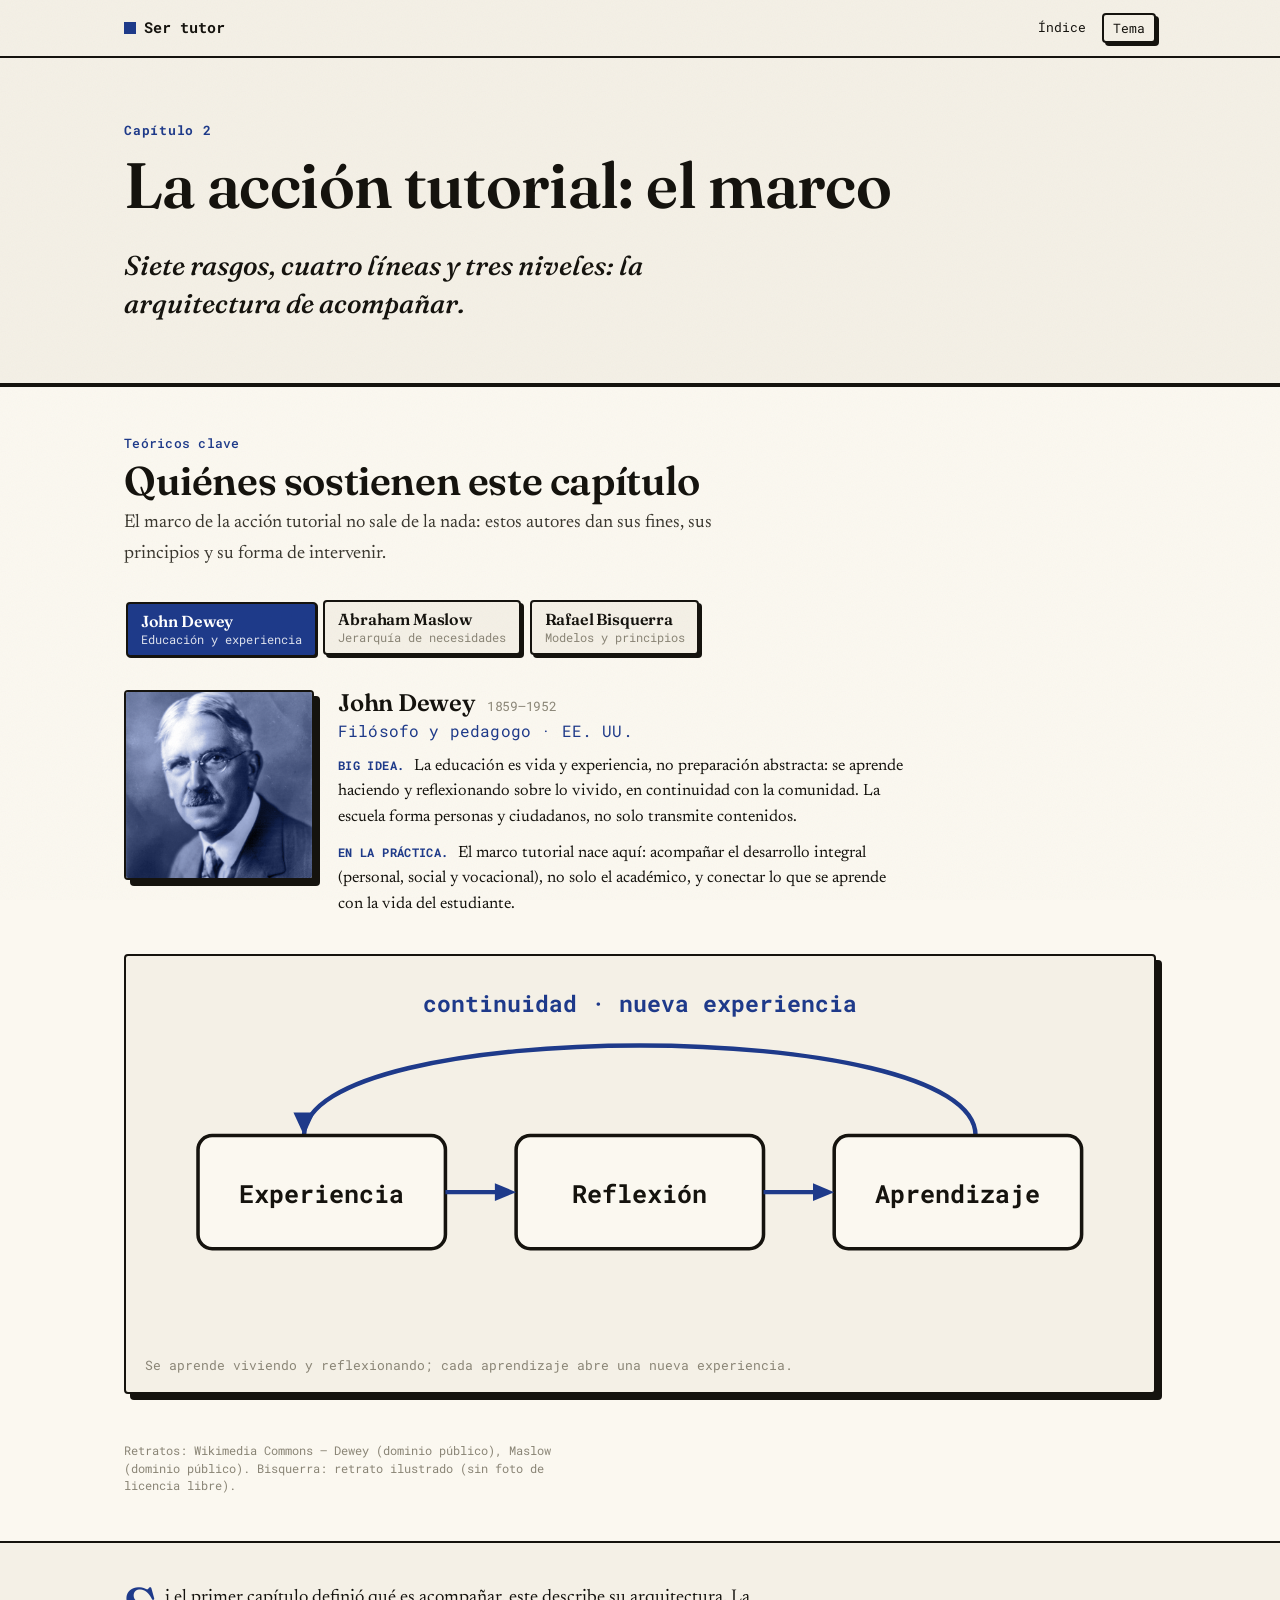
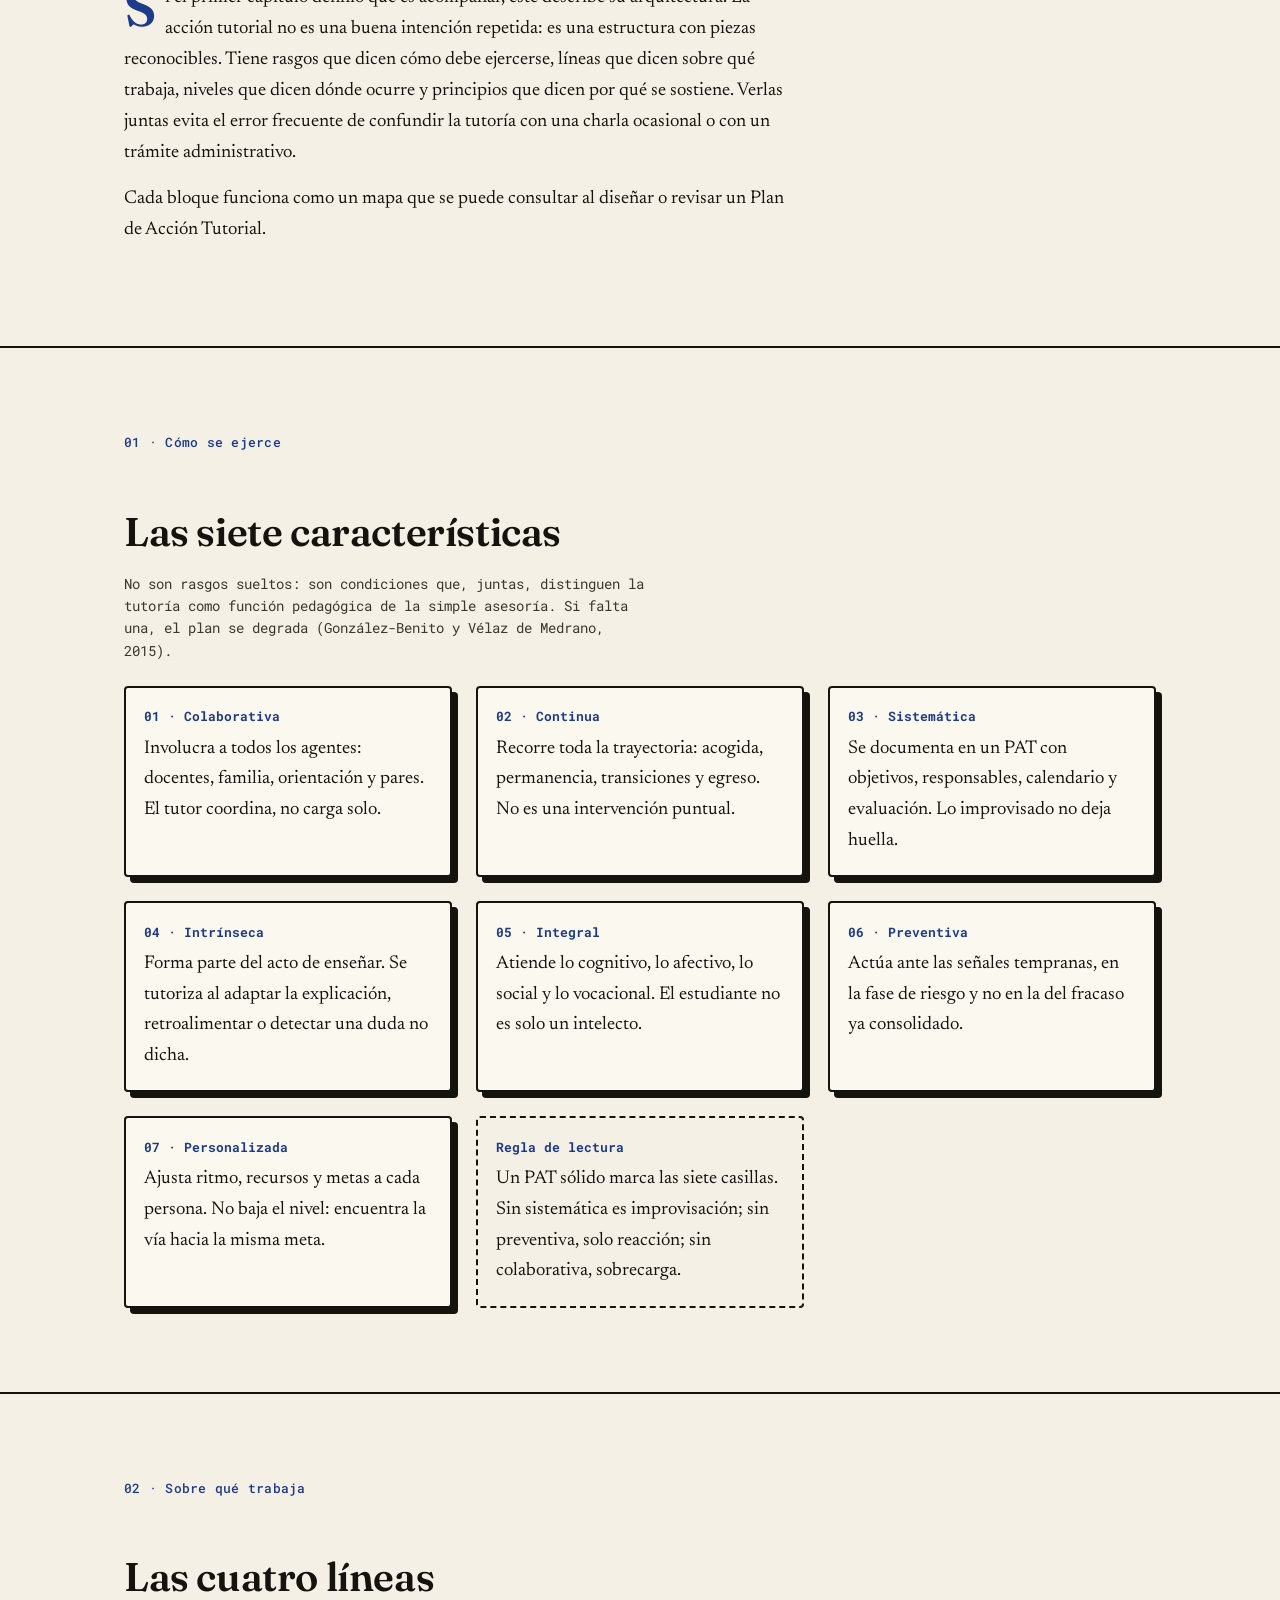
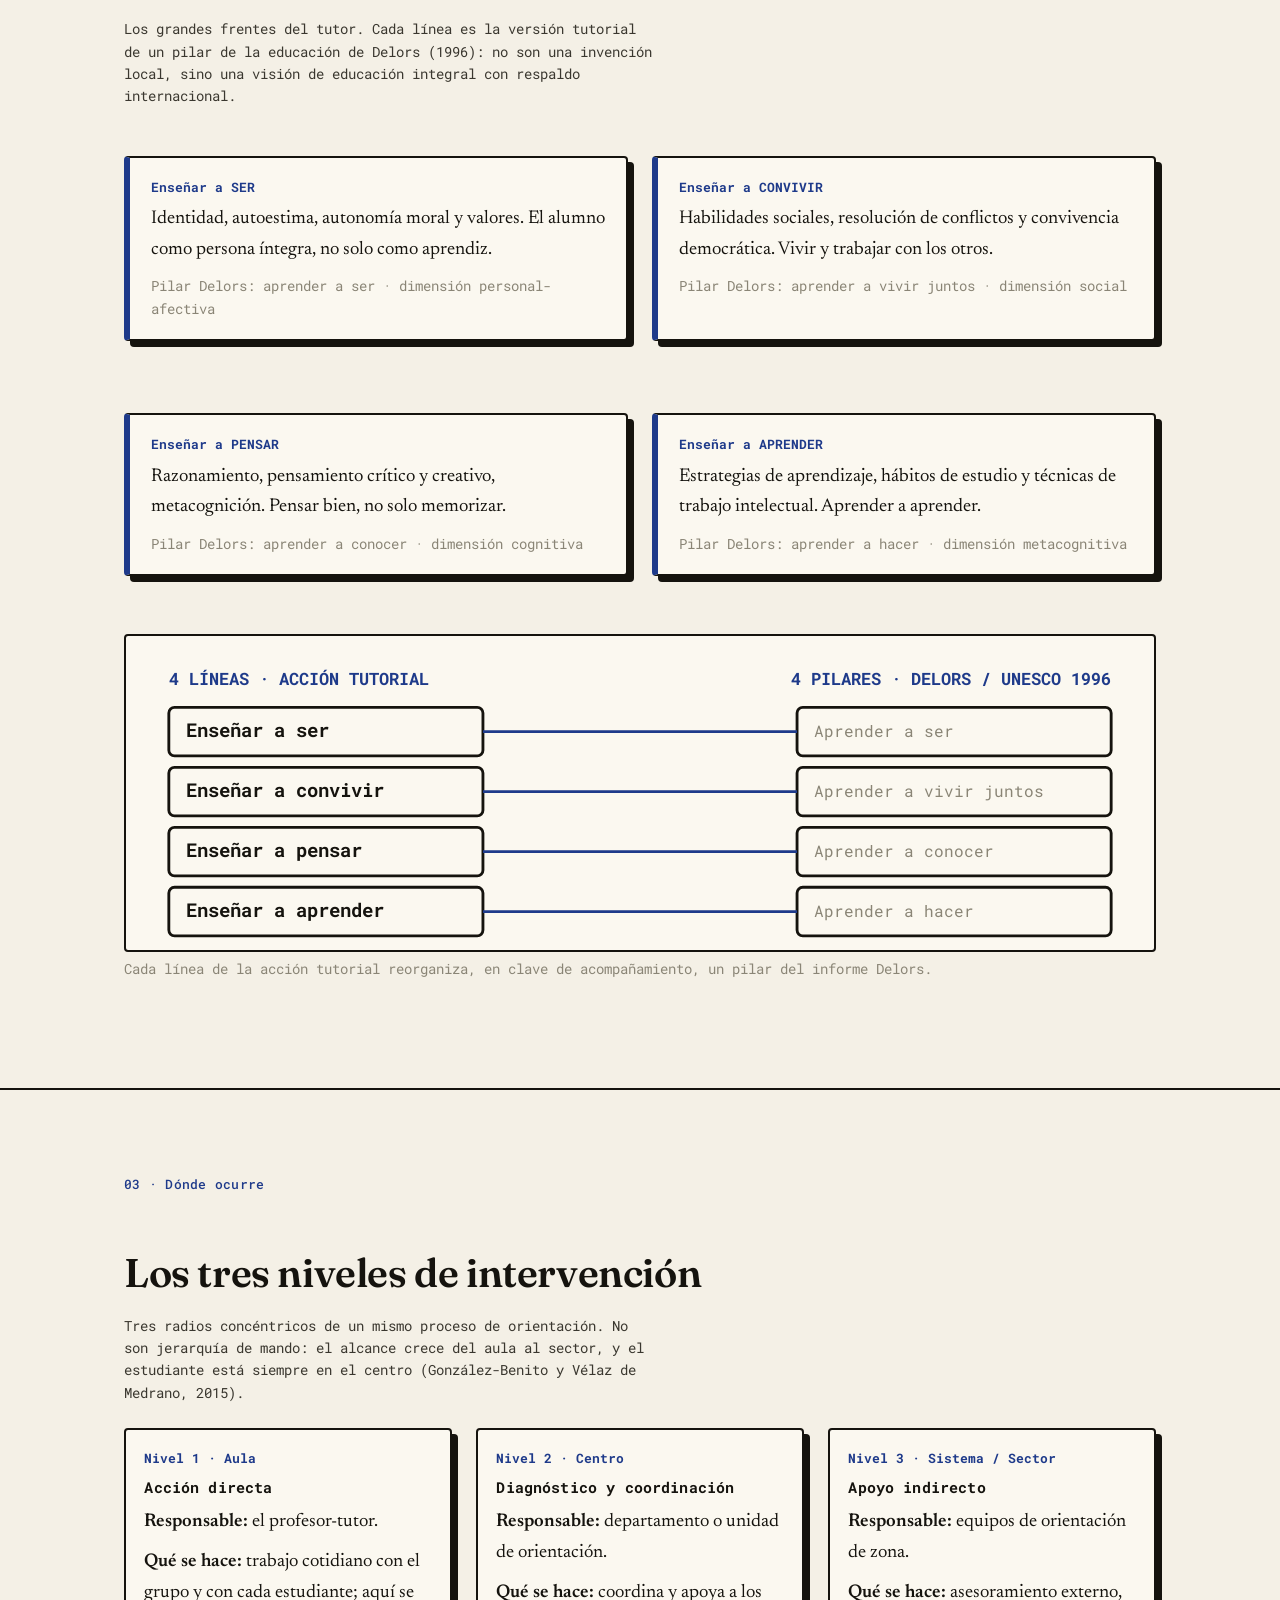
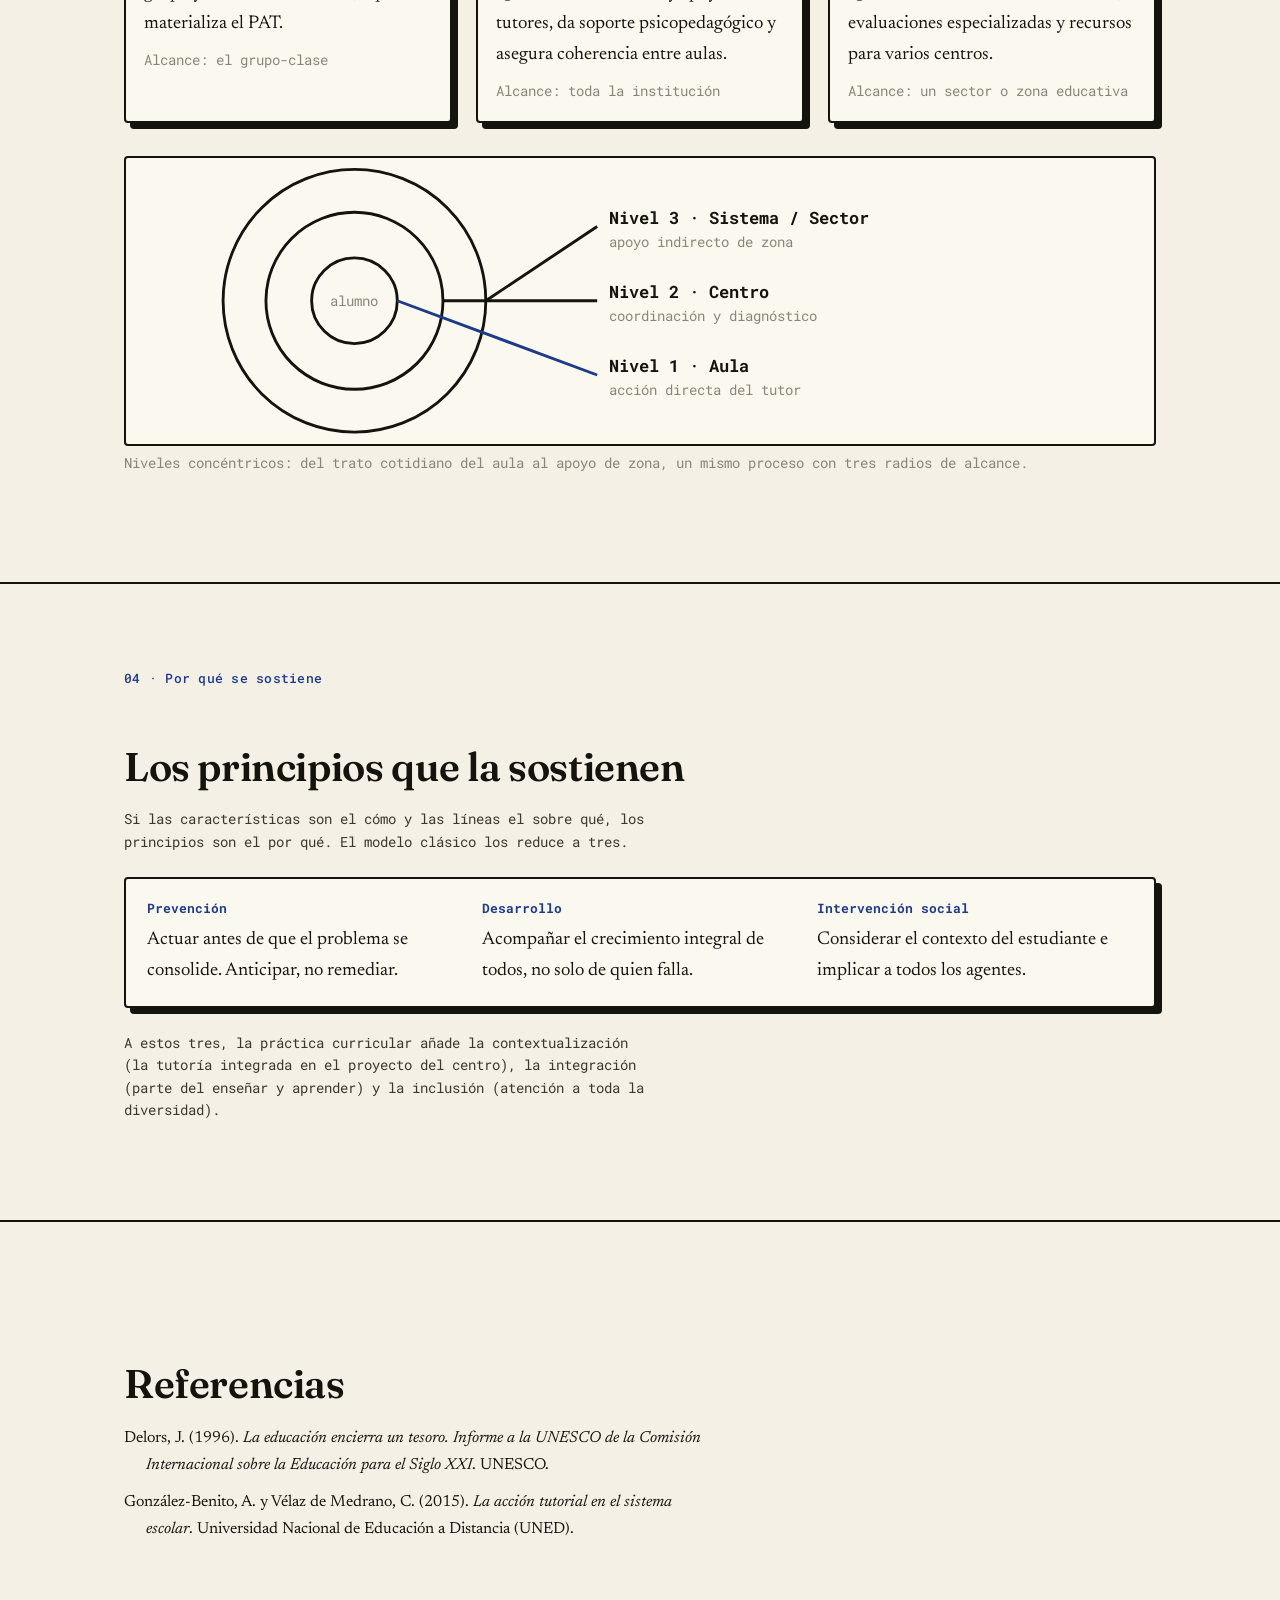
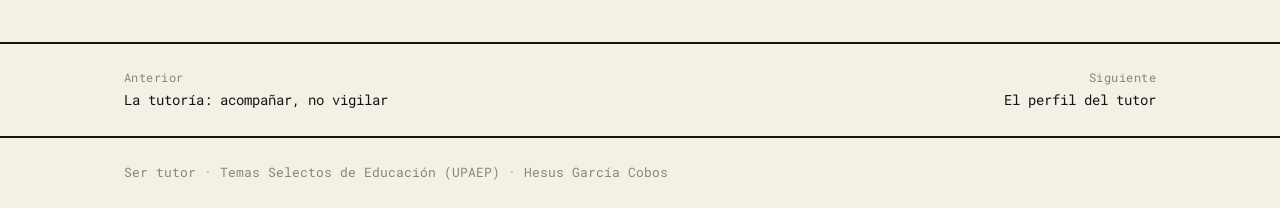
<file: docs/cap2.html>
<!DOCTYPE html>
<html lang="es" data-theme="light">
<head>
<meta charset="UTF-8">
<meta name="viewport" content="width=device-width, initial-scale=1.0">
<title>Capítulo 2 · La acción tutorial: el marco · Ser tutor</title>
<link rel="stylesheet" href="assets/book.css">
</head>
<body style="--chap:var(--c2)">

<nav class="nav"><div class="wrap"><a class="nav__brand" href="index.html"><span class="sq"></span> Ser tutor</a><div class="nav__right"><a href="index.html#indice">Índice</a><button class="toggle" id="themeToggle" type="button">Tema</button></div></div></nav>

<header class="chead"><div class="wrap"><span class="chap-no">Capítulo 2</span><h1>La acción tutorial: el marco</h1><p class="lead">Siete rasgos, cuatro líneas y tres niveles: la arquitectura de acompañar.</p></div></header>

  <section class="theorists" aria-label="Teóricos clave del capítulo"><div class="wrap">
    <p class="eyebrow">Teóricos clave</p>
    <h2 class="th__h">Quiénes sostienen este capítulo</h2>
    <p class="th__sub">El marco de la acción tutorial no sale de la nada: estos autores dan sus fines, sus principios y su forma de intervenir.</p>

    <div class="th" data-th>
      <div class="th__tabs" role="tablist" aria-label="Teóricos del capítulo 2">
        <button class="th__tab" role="tab" id="t2-dewey" aria-controls="p2-dewey"><span class="th__tabname">John Dewey</span><span class="th__tabidea">Educación y experiencia</span></button>
        <button class="th__tab" role="tab" id="t2-maslow" aria-controls="p2-maslow"><span class="th__tabname">Abraham Maslow</span><span class="th__tabidea">Jerarquía de necesidades</span></button>
        <button class="th__tab" role="tab" id="t2-bisquerra" aria-controls="p2-bisquerra"><span class="th__tabname">Rafael Bisquerra</span><span class="th__tabidea">Modelos y principios</span></button>
      </div>

      <div class="th__panels">
        <article class="th__panel" role="tabpanel" id="p2-dewey" aria-labelledby="t2-dewey">
          <div class="th__media"><img src="assets/img/theorists/dewey.jpg" alt="Retrato de John Dewey" loading="lazy" width="527" height="720"></div>
          <div class="th__content">
            <h3 class="th__name">John Dewey <span class="th__years">1859–1952</span></h3>
            <p class="th__role">Filósofo y pedagogo · EE. UU.</p>
            <p><span class="th__lead">Big idea.</span> La educación es vida y experiencia, no preparación abstracta: se aprende haciendo y reflexionando sobre lo vivido, en continuidad con la comunidad. La escuela forma personas y ciudadanos, no solo transmite contenidos.</p>
            <p><span class="th__lead">En la práctica.</span> El marco tutorial nace aquí: acompañar el desarrollo integral (personal, social y vocacional), no solo el académico, y conectar lo que se aprende con la vida del estudiante.</p>
          </div>
          <figure class="th__diagram">
            <svg viewBox="0 0 560 210" role="img" aria-label="Ciclo de experiencia, reflexión y aprendizaje">
              <path class="dg-acc" d="M470 92 C 470 24,90 24,90 92"/>
              <path class="dg-fill" d="M90 92 l-6 -13 l12 0 z"/>
              <text class="dg-ta" x="280" y="22" text-anchor="middle">continuidad · nueva experiencia</text>
              <rect class="dg-soft" x="30" y="92" width="140" height="64" rx="8"/><text class="dg-tb" x="100" y="130" text-anchor="middle">Experiencia</text>
              <rect class="dg-soft" x="210" y="92" width="140" height="64" rx="8"/><text class="dg-tb" x="280" y="130" text-anchor="middle">Reflexión</text>
              <rect class="dg-soft" x="390" y="92" width="140" height="64" rx="8"/><text class="dg-tb" x="460" y="130" text-anchor="middle">Aprendizaje</text>
              <path class="dg-acc" d="M170 124 L204 124"/><path class="dg-fill" d="M210 124 l-12 -5 l0 10 z"/>
              <path class="dg-acc" d="M350 124 L384 124"/><path class="dg-fill" d="M390 124 l-12 -5 l0 10 z"/>
            </svg>
            <figcaption>Se aprende viviendo y reflexionando; cada aprendizaje abre una nueva experiencia.</figcaption>
          </figure>
        </article>

        <article class="th__panel" role="tabpanel" id="p2-maslow" aria-labelledby="t2-maslow">
          <div class="th__media"><img src="assets/img/theorists/maslow.jpg" alt="Retrato de Abraham Maslow" loading="lazy" width="540" height="720"></div>
          <div class="th__content">
            <h3 class="th__name">Abraham Maslow <span class="th__years">1908–1970</span></h3>
            <p class="th__role">Psicólogo humanista · EE. UU.</p>
            <p><span class="th__lead">Big idea.</span> La jerarquía de necesidades: las necesidades básicas (fisiológicas, de seguridad, de pertenencia y de estima) sostienen la posibilidad de la autorrealización. Lo superior no florece si la base está desatendida.</p>
            <p><span class="th__lead">En la práctica.</span> Un principio del marco: antes de exigir rendimiento, atender lo básico (pertenencia al grupo, seguridad emocional). La prevención y el desarrollo se apoyan en cubrir esa base.</p>
          </div>
          <figure class="th__diagram">
            <svg viewBox="0 0 560 260" role="img" aria-label="Pirámide de necesidades de Maslow">
              <polygon points="200,20 232,64 168,64" fill="var(--chap)" opacity="0.55" stroke="var(--ink)" stroke-width="1.5"/>
              <polygon points="168,64 232,64 264,108 136,108" fill="var(--chap)" opacity="0.45" stroke="var(--ink)" stroke-width="1.5"/>
              <polygon points="136,108 264,108 296,152 104,152" fill="var(--chap)" opacity="0.35" stroke="var(--ink)" stroke-width="1.5"/>
              <polygon points="104,152 296,152 328,196 72,196" fill="var(--chap)" opacity="0.25" stroke="var(--ink)" stroke-width="1.5"/>
              <polygon points="72,196 328,196 360,240 40,240" fill="var(--chap)" opacity="0.15" stroke="var(--ink)" stroke-width="1.5"/>
              <line class="dg-line" x1="223" y1="50" x2="372" y2="50" stroke-width="1.5"/><text class="dg-tb" x="378" y="54">Autorrealización</text>
              <line class="dg-line" x1="248" y1="86" x2="372" y2="86" stroke-width="1.5"/><text class="dg-tb" x="378" y="90">Estima</text>
              <line class="dg-line" x1="280" y1="130" x2="372" y2="130" stroke-width="1.5"/><text class="dg-tb" x="378" y="134">Pertenencia</text>
              <line class="dg-line" x1="312" y1="174" x2="372" y2="174" stroke-width="1.5"/><text class="dg-tb" x="378" y="178">Seguridad</text>
              <line class="dg-line" x1="344" y1="218" x2="372" y2="218" stroke-width="1.5"/><text class="dg-tb" x="378" y="222">Fisiológicas</text>
            </svg>
            <figcaption>Las necesidades básicas sostienen las superiores: sin base atendida, no hay autorrealización.</figcaption>
          </figure>
        </article>

        <article class="th__panel" role="tabpanel" id="p2-bisquerra" aria-labelledby="t2-bisquerra">
          <div class="th__media">
            <svg class="th__plate" viewBox="0 0 200 200" role="img" aria-label="Retrato ilustrado de Rafael Bisquerra">
              <rect width="200" height="200" fill="var(--paper-raised)"/>
              <circle cx="100" cy="90" r="56" fill="var(--chap)" opacity="0.12"/>
              <circle cx="100" cy="90" r="56" fill="none" stroke="var(--chap)" stroke-width="2"/>
              <text x="100" y="106" text-anchor="middle" font-family="var(--font-display)" font-weight="700" font-size="52" fill="var(--chap)">RB</text>
              <text x="100" y="176" text-anchor="middle" font-family="var(--font-mono)" font-weight="700" font-size="15" fill="var(--ink)">BISQUERRA</text>
            </svg>
          </div>
          <div class="th__content">
            <h3 class="th__name">Rafael Bisquerra <span class="th__years">1949–</span></h3>
            <p class="th__role">Pedagogo · España · (retrato ilustrado: sin foto de licencia libre)</p>
            <p><span class="th__lead">Big idea.</span> Los modelos de orientación e intervención psicopedagógica (por programas, de consulta, clínico) y los principios que ordenan la acción: prevención, desarrollo e intervención social. La orientación es ayuda continua a todas las personas.</p>
            <p><span class="th__lead">En la práctica.</span> Da la arquitectura del capítulo: las líneas y niveles de la acción tutorial, y la idea de trabajar por programas y de forma preventiva, no solo reactiva.</p>
          </div>
          <figure class="th__diagram">
            <svg viewBox="0 0 560 210" role="img" aria-label="Principios que sostienen la acción tutorial">
              <rect class="dg-fill" x="70" y="22" width="420" height="46" rx="8"/>
              <text class="dg-tw" x="280" y="51" text-anchor="middle">Orientación · acción tutorial</text>
              <line class="dg-line" x1="130" y1="68" x2="130" y2="92"/><line class="dg-line" x1="280" y1="68" x2="280" y2="92"/><line class="dg-line" x1="430" y1="68" x2="430" y2="92"/>
              <rect class="dg-soft" x="64" y="92" width="132" height="84" rx="8"/><text class="dg-tb" x="130" y="140" text-anchor="middle">Prevención</text>
              <rect class="dg-soft" x="214" y="92" width="132" height="84" rx="8"/><text class="dg-tb" x="280" y="140" text-anchor="middle">Desarrollo</text>
              <rect class="dg-soft" x="364" y="92" width="132" height="84" rx="8"/><text class="dg-tb" x="430" y="132" text-anchor="middle">Intervención</text><text class="dg-tb" x="430" y="150" text-anchor="middle">social</text>
              <line class="dg-line" x1="50" y1="186" x2="510" y2="186" stroke-width="3"/>
            </svg>
            <figcaption>Tres principios (prevención, desarrollo e intervención social) sostienen toda la acción tutorial.</figcaption>
          </figure>
        </article>
      </div>
    </div>

    <p class="th__credit">Retratos: Wikimedia Commons — Dewey (dominio público), Maslow (dominio público). Bisquerra: retrato ilustrado (sin foto de licencia libre).</p>
  </div></section>

<section>
  <div class="wrap">
    <div class="prose">
      <p class="dropcap">Si el primer capítulo definió qué es acompañar, este describe su arquitectura. La acción tutorial no es una buena intención repetida: es una estructura con piezas reconocibles. Tiene rasgos que dicen cómo debe ejercerse, líneas que dicen sobre qué trabaja, niveles que dicen dónde ocurre y principios que dicen por qué se sostiene. Verlas juntas evita el error frecuente de confundir la tutoría con una charla ocasional o con un trámite administrativo.</p>
      <p>Cada bloque funciona como un mapa que se puede consultar al diseñar o revisar un Plan de Acción Tutorial.</p>
    </div>
  </div>
</section>

<hr class="rule">

<section>
  <div class="wrap">
    <p class="eyebrow">01 · Cómo se ejerce</p>
    <h2>Las siete características</h2>
    <p class="section-note">No son rasgos sueltos: son condiciones que, juntas, distinguen la tutoría como función pedagógica de la simple asesoría. Si falta una, el plan se degrada (González-Benito y Vélaz de Medrano, 2015).</p>

    <div class="grid grid--3" style="margin-top:var(--gap)">
      <div class="card reveal">
        <span class="tag">01 · Colaborativa</span>
        <p style="margin:0">Involucra a todos los agentes: docentes, familia, orientación y pares. El tutor coordina, no carga solo.</p>
      </div>
      <div class="card reveal">
        <span class="tag">02 · Continua</span>
        <p style="margin:0">Recorre toda la trayectoria: acogida, permanencia, transiciones y egreso. No es una intervención puntual.</p>
      </div>
      <div class="card reveal">
        <span class="tag">03 · Sistemática</span>
        <p style="margin:0">Se documenta en un PAT con objetivos, responsables, calendario y evaluación. Lo improvisado no deja huella.</p>
      </div>
      <div class="card reveal">
        <span class="tag">04 · Intrínseca</span>
        <p style="margin:0">Forma parte del acto de enseñar. Se tutoriza al adaptar la explicación, retroalimentar o detectar una duda no dicha.</p>
      </div>
      <div class="card reveal">
        <span class="tag">05 · Integral</span>
        <p style="margin:0">Atiende lo cognitivo, lo afectivo, lo social y lo vocacional. El estudiante no es solo un intelecto.</p>
      </div>
      <div class="card reveal">
        <span class="tag">06 · Preventiva</span>
        <p style="margin:0">Actúa ante las señales tempranas, en la fase de riesgo y no en la del fracaso ya consolidado.</p>
      </div>
      <div class="card reveal">
        <span class="tag">07 · Personalizada</span>
        <p style="margin:0">Ajusta ritmo, recursos y metas a cada persona. No baja el nivel: encuentra la vía hacia la misma meta.</p>
      </div>
      <div class="card reveal" style="border-style:dashed;box-shadow:none;background:transparent">
        <span class="tag">Regla de lectura</span>
        <p style="margin:0">Un PAT sólido marca las siete casillas. Sin sistemática es improvisación; sin preventiva, solo reacción; sin colaborativa, sobrecarga.</p>
      </div>
    </div>
  </div>
</section>

<hr class="rule">

<section>
  <div class="wrap">
    <p class="eyebrow">02 · Sobre qué trabaja</p>
    <h2>Las cuatro líneas</h2>
    <p class="section-note">Los grandes frentes del tutor. Cada línea es la versión tutorial de un pilar de la educación de Delors (1996): no son una invención local, sino una visión de educación integral con respaldo internacional.</p>

    <div class="grid grid--2" style="margin-top:var(--gap)">
      <div class="box box--accent reveal">
        <span class="tag">Enseñar a SER</span>
        <p style="margin:0 0 .6rem">Identidad, autoestima, autonomía moral y valores. El alumno como persona íntegra, no solo como aprendiz.</p>
        <p class="meta" style="margin:0">Pilar Delors: aprender a ser · dimensión personal-afectiva</p>
      </div>
      <div class="box box--accent reveal">
        <span class="tag">Enseñar a CONVIVIR</span>
        <p style="margin:0 0 .6rem">Habilidades sociales, resolución de conflictos y convivencia democrática. Vivir y trabajar con los otros.</p>
        <p class="meta" style="margin:0">Pilar Delors: aprender a vivir juntos · dimensión social</p>
      </div>
      <div class="box box--accent reveal">
        <span class="tag">Enseñar a PENSAR</span>
        <p style="margin:0 0 .6rem">Razonamiento, pensamiento crítico y creativo, metacognición. Pensar bien, no solo memorizar.</p>
        <p class="meta" style="margin:0">Pilar Delors: aprender a conocer · dimensión cognitiva</p>
      </div>
      <div class="box box--accent reveal">
        <span class="tag">Enseñar a APRENDER</span>
        <p style="margin:0 0 .6rem">Estrategias de aprendizaje, hábitos de estudio y técnicas de trabajo intelectual. Aprender a aprender.</p>
        <p class="meta" style="margin:0">Pilar Delors: aprender a hacer · dimensión metacognitiva</p>
      </div>
    </div>

    <figure class="reveal" style="margin-top:calc(var(--gap)*1.4)">
      <svg viewBox="0 0 720 220" width="100%" role="img" aria-label="Correspondencia entre las cuatro líneas de la acción tutorial y los cuatro pilares de Delors" style="display:block;border:var(--bw) solid var(--ink);border-radius:var(--rad);background:var(--paper-raised)">
        <style>
          .svg-lbl{font-family:"Roboto Mono",monospace;font-size:13px;font-weight:700;fill:var(--ink)}
          .svg-sub{font-family:"Roboto Mono",monospace;font-size:11px;fill:var(--muted)}
          .svg-hd{font-family:"Roboto Mono",monospace;font-size:12px;font-weight:700;fill:var(--chap)}
        </style>
        <text x="30" y="34" class="svg-hd">4 LÍNEAS · ACCIÓN TUTORIAL</text>
        <text x="690" y="34" class="svg-hd" text-anchor="end">4 PILARES · DELORS / UNESCO 1996</text>
        <g>
          <rect x="30" y="50" width="220" height="34" fill="none" stroke="var(--ink)" stroke-width="2" rx="4"/>
          <text x="42" y="71" class="svg-lbl">Enseñar a ser</text>
          <rect x="470" y="50" width="220" height="34" fill="none" stroke="var(--ink)" stroke-width="2" rx="4"/>
          <text x="482" y="71" class="svg-sub">Aprender a ser</text>
          <line x1="250" y1="67" x2="470" y2="67" stroke="var(--chap)" stroke-width="2"/>
        </g>
        <g>
          <rect x="30" y="92" width="220" height="34" fill="none" stroke="var(--ink)" stroke-width="2" rx="4"/>
          <text x="42" y="113" class="svg-lbl">Enseñar a convivir</text>
          <rect x="470" y="92" width="220" height="34" fill="none" stroke="var(--ink)" stroke-width="2" rx="4"/>
          <text x="482" y="113" class="svg-sub">Aprender a vivir juntos</text>
          <line x1="250" y1="109" x2="470" y2="109" stroke="var(--chap)" stroke-width="2"/>
        </g>
        <g>
          <rect x="30" y="134" width="220" height="34" fill="none" stroke="var(--ink)" stroke-width="2" rx="4"/>
          <text x="42" y="155" class="svg-lbl">Enseñar a pensar</text>
          <rect x="470" y="134" width="220" height="34" fill="none" stroke="var(--ink)" stroke-width="2" rx="4"/>
          <text x="482" y="155" class="svg-sub">Aprender a conocer</text>
          <line x1="250" y1="151" x2="470" y2="151" stroke="var(--chap)" stroke-width="2"/>
        </g>
        <g>
          <rect x="30" y="176" width="220" height="34" fill="none" stroke="var(--ink)" stroke-width="2" rx="4"/>
          <text x="42" y="197" class="svg-lbl">Enseñar a aprender</text>
          <rect x="470" y="176" width="220" height="34" fill="none" stroke="var(--ink)" stroke-width="2" rx="4"/>
          <text x="482" y="197" class="svg-sub">Aprender a hacer</text>
          <line x1="250" y1="193" x2="470" y2="193" stroke="var(--chap)" stroke-width="2"/>
        </g>
      </svg>
      <figcaption>Cada línea de la acción tutorial reorganiza, en clave de acompañamiento, un pilar del informe Delors.</figcaption>
    </figure>
  </div>
</section>

<hr class="rule">

<section>
  <div class="wrap">
    <p class="eyebrow">03 · Dónde ocurre</p>
    <h2>Los tres niveles de intervención</h2>
    <p class="section-note">Tres radios concéntricos de un mismo proceso de orientación. No son jerarquía de mando: el alcance crece del aula al sector, y el estudiante está siempre en el centro (González-Benito y Vélaz de Medrano, 2015).</p>

    <div class="grid grid--3" style="margin-top:var(--gap)">
      <div class="card reveal">
        <span class="tag">Nivel 1 · Aula</span>
        <h4 style="margin-top:.2rem">Acción directa</h4>
        <p style="margin:0 0 .6rem"><strong>Responsable:</strong> el profesor-tutor.</p>
        <p style="margin:0 0 .6rem"><strong>Qué se hace:</strong> trabajo cotidiano con el grupo y con cada estudiante; aquí se materializa el PAT.</p>
        <p class="meta" style="margin:0">Alcance: el grupo-clase</p>
      </div>
      <div class="card reveal">
        <span class="tag">Nivel 2 · Centro</span>
        <h4 style="margin-top:.2rem">Diagnóstico y coordinación</h4>
        <p style="margin:0 0 .6rem"><strong>Responsable:</strong> departamento o unidad de orientación.</p>
        <p style="margin:0 0 .6rem"><strong>Qué se hace:</strong> coordina y apoya a los tutores, da soporte psicopedagógico y asegura coherencia entre aulas.</p>
        <p class="meta" style="margin:0">Alcance: toda la institución</p>
      </div>
      <div class="card reveal">
        <span class="tag">Nivel 3 · Sistema / Sector</span>
        <h4 style="margin-top:.2rem">Apoyo indirecto</h4>
        <p style="margin:0 0 .6rem"><strong>Responsable:</strong> equipos de orientación de zona.</p>
        <p style="margin:0 0 .6rem"><strong>Qué se hace:</strong> asesoramiento externo, evaluaciones especializadas y recursos para varios centros.</p>
        <p class="meta" style="margin:0">Alcance: un sector o zona educativa</p>
      </div>
    </div>

    <figure class="reveal" style="margin-top:calc(var(--gap)*1.4)">
      <svg viewBox="0 0 720 200" width="100%" role="img" aria-label="Tres niveles concéntricos de intervención: sistema, centro y aula, con el estudiante en el centro" style="display:block;border:var(--bw) solid var(--ink);border-radius:var(--rad);background:var(--paper-raised)">
        <style>
          .ring{fill:none;stroke:var(--ink);stroke-width:2}
          .rlbl{font-family:"Roboto Mono",monospace;font-size:12px;font-weight:700;fill:var(--ink)}
          .rsub{font-family:"Roboto Mono",monospace;font-size:10px;fill:var(--muted)}
        </style>
        <circle cx="160" cy="100" r="92" class="ring"/>
        <circle cx="160" cy="100" r="62" class="ring"/>
        <circle cx="160" cy="100" r="30" class="ring" stroke="var(--chap)"/>
        <text x="160" y="104" text-anchor="middle" class="rsub" fill="var(--chap)">alumno</text>
        <line x1="252" y1="100" x2="330" y2="48" stroke="var(--ink)" stroke-width="2"/>
        <text x="338" y="46" class="rlbl">Nivel 3 · Sistema / Sector</text>
        <text x="338" y="62" class="rsub">apoyo indirecto de zona</text>
        <line x1="222" y1="100" x2="330" y2="100" stroke="var(--ink)" stroke-width="2"/>
        <text x="338" y="98" class="rlbl">Nivel 2 · Centro</text>
        <text x="338" y="114" class="rsub">coordinación y diagnóstico</text>
        <line x1="190" y1="100" x2="330" y2="152" stroke="var(--chap)" stroke-width="2"/>
        <text x="338" y="150" class="rlbl">Nivel 1 · Aula</text>
        <text x="338" y="166" class="rsub">acción directa del tutor</text>
      </svg>
      <figcaption>Niveles concéntricos: del trato cotidiano del aula al apoyo de zona, un mismo proceso con tres radios de alcance.</figcaption>
    </figure>
  </div>
</section>

<hr class="rule">

<section>
  <div class="wrap">
    <p class="eyebrow">04 · Por qué se sostiene</p>
    <h2>Los principios que la sostienen</h2>
    <p class="section-note">Si las características son el cómo y las líneas el sobre qué, los principios son el por qué. El modelo clásico los reduce a tres.</p>

    <div class="box reveal" style="margin-top:var(--gap)">
      <div class="grid grid--3" style="gap:1.2rem">
        <div>
          <span class="tag">Prevención</span>
          <p style="margin:0">Actuar antes de que el problema se consolide. Anticipar, no remediar.</p>
        </div>
        <div>
          <span class="tag">Desarrollo</span>
          <p style="margin:0">Acompañar el crecimiento integral de todos, no solo de quien falla.</p>
        </div>
        <div>
          <span class="tag">Intervención social</span>
          <p style="margin:0">Considerar el contexto del estudiante e implicar a todos los agentes.</p>
        </div>
      </div>
    </div>
    <p class="section-note" style="margin-top:1rem">A estos tres, la práctica curricular añade la contextualización (la tutoría integrada en el proyecto del centro), la integración (parte del enseñar y aprender) y la inclusión (atención a toda la diversidad).</p>
  </div>
</section>

<hr class="rule">

<section>
  <div class="wrap">
    <h2>Referencias</h2>
    <div class="refs">
      <p>Delors, J. (1996). <em>La educación encierra un tesoro. Informe a la UNESCO de la Comisión Internacional sobre la Educación para el Siglo XXI</em>. UNESCO.</p>
      <p>González-Benito, A. y Vélaz de Medrano, C. (2015). <em>La acción tutorial en el sistema escolar</em>. Universidad Nacional de Educación a Distancia (UNED).</p>
    </div>
  </div>
</section>

<nav class="pager"><div class="wrap"><a href="cap1.html"><span class="dir">Anterior</span>La tutoría: acompañar, no vigilar</a><a class="nx" href="cap3.html"><span class="dir">Siguiente</span>El perfil del tutor</a></div></nav>

<footer class="foot"><div class="wrap">Ser tutor · Temas Selectos de Educación (UPAEP) · Hesus García Cobos</div></footer>

<script src="assets/book.js"></script>
</body>
</html>
</file>
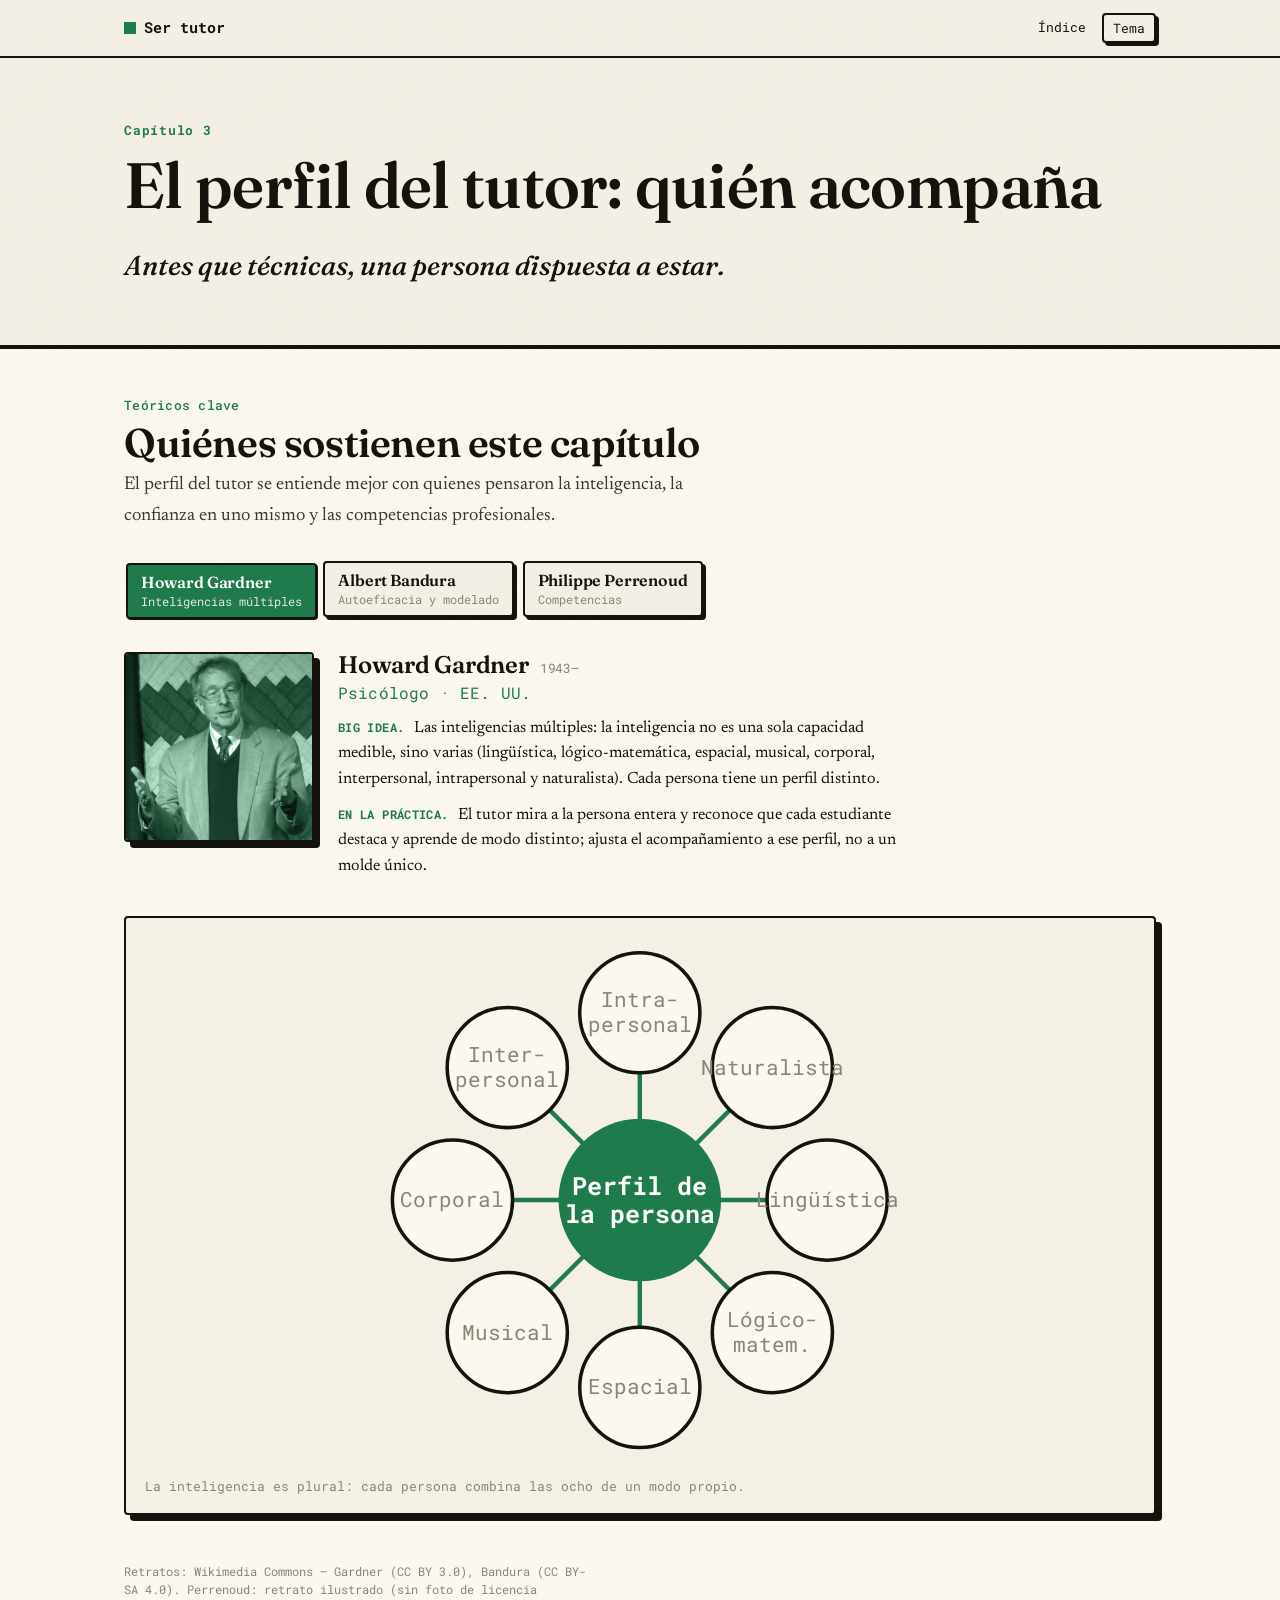
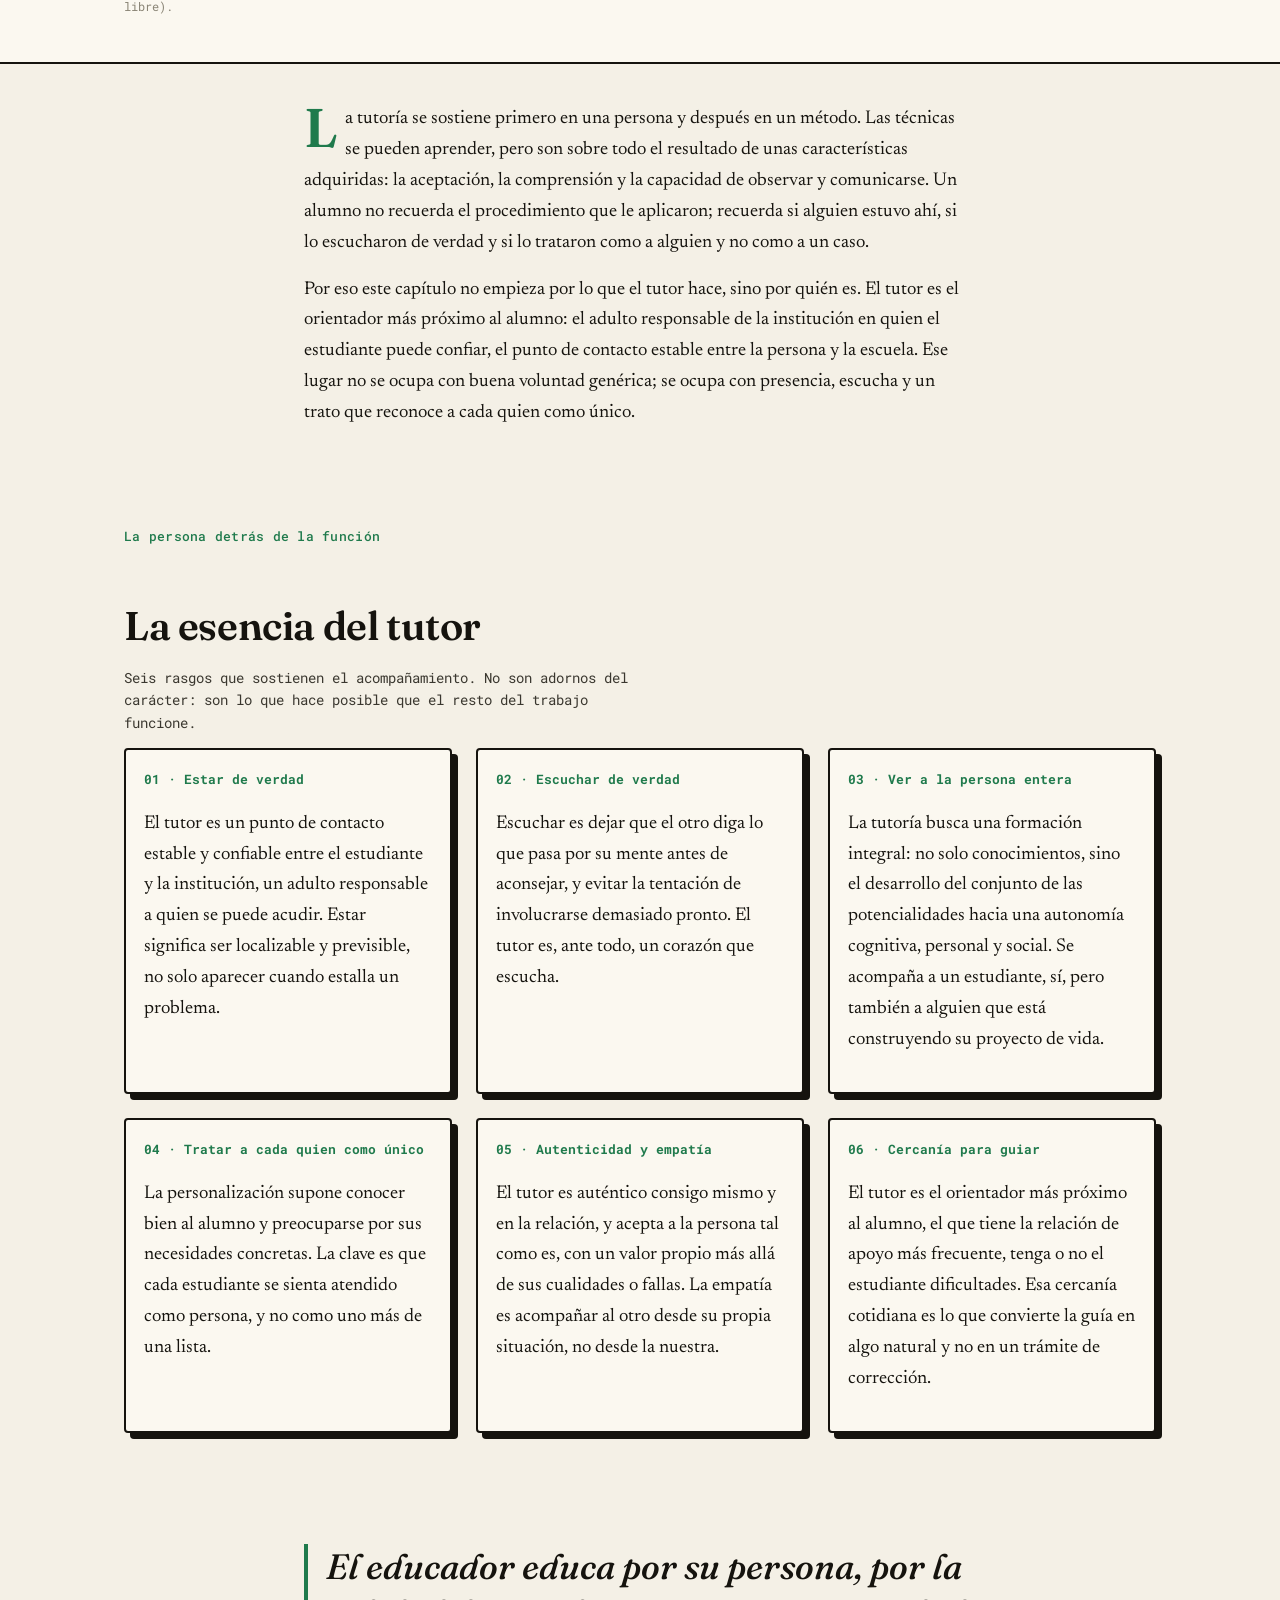
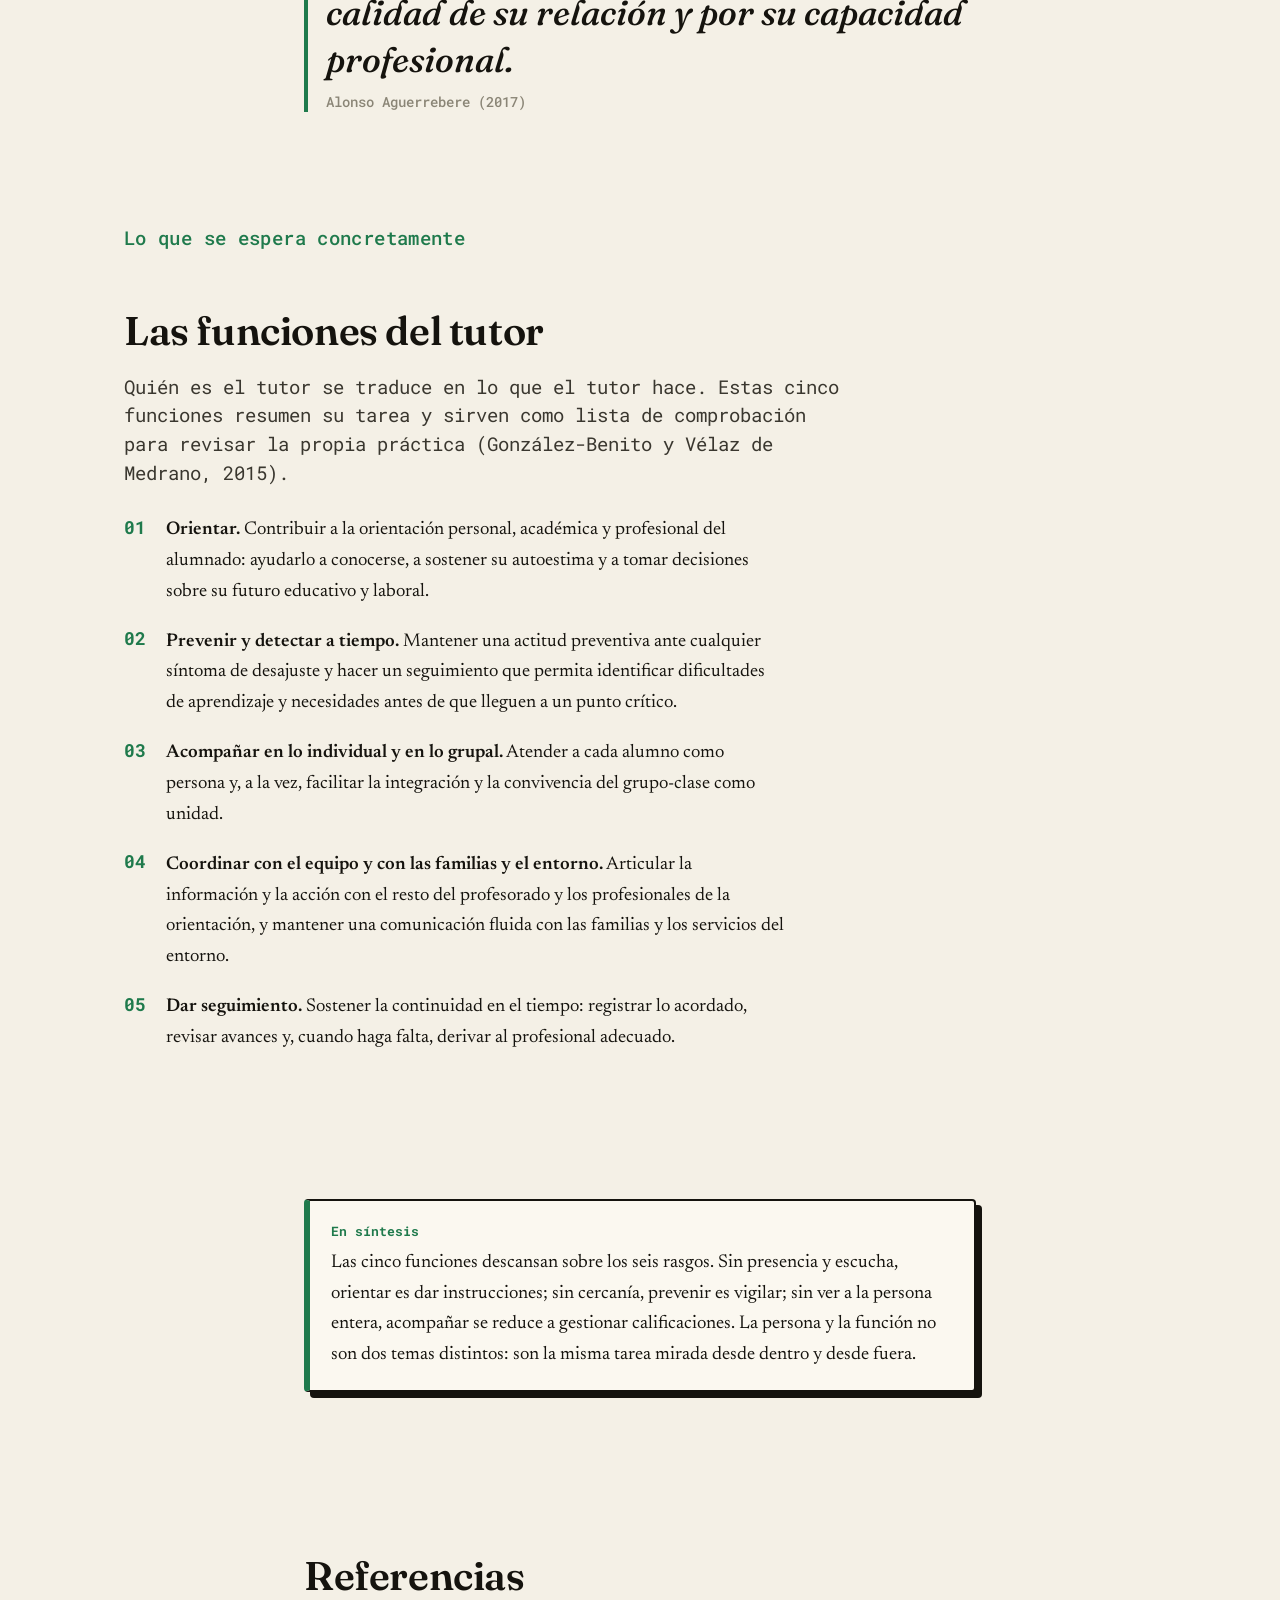
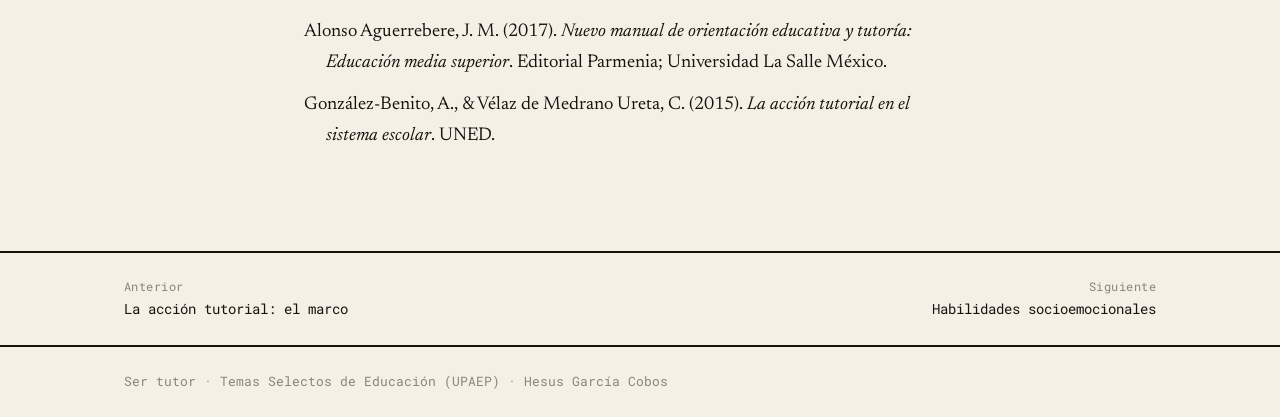
<file: docs/cap3.html>
<!doctype html>
<html lang="es" data-theme="light">
<head>
<meta charset="utf-8">
<meta name="viewport" content="width=device-width, initial-scale=1">
<title>Capítulo 3 · El perfil del tutor: quién acompaña · Ser tutor</title>
<link rel="stylesheet" href="assets/book.css">
</head>
<body style="--chap:var(--c3)">

<nav class="nav"><div class="wrap"><a class="nav__brand" href="index.html"><span class="sq"></span> Ser tutor</a><div class="nav__right"><a href="index.html#indice">Índice</a><button class="toggle" id="themeToggle" type="button">Tema</button></div></div></nav>

<header class="chead"><div class="wrap"><span class="chap-no">Capítulo 3</span><h1>El perfil del tutor: quién acompaña</h1><p class="lead">Antes que técnicas, una persona dispuesta a estar.</p></div></header>

  <section class="theorists" aria-label="Teóricos clave del capítulo"><div class="wrap">
    <p class="eyebrow">Teóricos clave</p>
    <h2 class="th__h">Quiénes sostienen este capítulo</h2>
    <p class="th__sub">El perfil del tutor se entiende mejor con quienes pensaron la inteligencia, la confianza en uno mismo y las competencias profesionales.</p>

    <div class="th" data-th>
      <div class="th__tabs" role="tablist" aria-label="Teóricos del capítulo 3">
        <button class="th__tab" role="tab" id="t3-gardner" aria-controls="p3-gardner"><span class="th__tabname">Howard Gardner</span><span class="th__tabidea">Inteligencias múltiples</span></button>
        <button class="th__tab" role="tab" id="t3-bandura" aria-controls="p3-bandura"><span class="th__tabname">Albert Bandura</span><span class="th__tabidea">Autoeficacia y modelado</span></button>
        <button class="th__tab" role="tab" id="t3-perrenoud" aria-controls="p3-perrenoud"><span class="th__tabname">Philippe Perrenoud</span><span class="th__tabidea">Competencias</span></button>
      </div>

      <div class="th__panels">
        <article class="th__panel" role="tabpanel" id="p3-gardner" aria-labelledby="t3-gardner">
          <div class="th__media"><img src="assets/img/theorists/gardner.jpg" alt="Retrato de Howard Gardner" loading="lazy" width="580" height="648"></div>
          <div class="th__content">
            <h3 class="th__name">Howard Gardner <span class="th__years">1943–</span></h3>
            <p class="th__role">Psicólogo · EE. UU.</p>
            <p><span class="th__lead">Big idea.</span> Las inteligencias múltiples: la inteligencia no es una sola capacidad medible, sino varias (lingüística, lógico-matemática, espacial, musical, corporal, interpersonal, intrapersonal y naturalista). Cada persona tiene un perfil distinto.</p>
            <p><span class="th__lead">En la práctica.</span> El tutor mira a la persona entera y reconoce que cada estudiante destaca y aprende de modo distinto; ajusta el acompañamiento a ese perfil, no a un molde único.</p>
          </div>
          <figure class="th__diagram">
            <svg viewBox="0 0 560 300" role="img" aria-label="Las ocho inteligencias en torno al perfil de la persona">
              <g class="dg-acc">
                <line x1="280" y1="150" x2="386" y2="150"/><line x1="280" y1="150" x2="355" y2="225"/><line x1="280" y1="150" x2="280" y2="256"/><line x1="280" y1="150" x2="205" y2="225"/>
                <line x1="280" y1="150" x2="174" y2="150"/><line x1="280" y1="150" x2="205" y2="75"/><line x1="280" y1="150" x2="280" y2="44"/><line x1="280" y1="150" x2="355" y2="75"/>
              </g>
              <g>
                <circle class="dg-soft" cx="386" cy="150" r="34"/><text class="dg-tm" x="386" y="154" text-anchor="middle">Lingüística</text>
                <circle class="dg-soft" cx="355" cy="225" r="34"/><text class="dg-tm" x="355" y="222" text-anchor="middle">Lógico-</text><text class="dg-tm" x="355" y="236" text-anchor="middle">matem.</text>
                <circle class="dg-soft" cx="280" cy="256" r="34"/><text class="dg-tm" x="280" y="260" text-anchor="middle">Espacial</text>
                <circle class="dg-soft" cx="205" cy="225" r="34"/><text class="dg-tm" x="205" y="229" text-anchor="middle">Musical</text>
                <circle class="dg-soft" cx="174" cy="150" r="34"/><text class="dg-tm" x="174" y="154" text-anchor="middle">Corporal</text>
                <circle class="dg-soft" cx="205" cy="75" r="34"/><text class="dg-tm" x="205" y="72" text-anchor="middle">Inter-</text><text class="dg-tm" x="205" y="86" text-anchor="middle">personal</text>
                <circle class="dg-soft" cx="280" cy="44" r="34"/><text class="dg-tm" x="280" y="41" text-anchor="middle">Intra-</text><text class="dg-tm" x="280" y="55" text-anchor="middle">personal</text>
                <circle class="dg-soft" cx="355" cy="75" r="34"/><text class="dg-tm" x="355" y="79" text-anchor="middle">Naturalista</text>
              </g>
              <circle class="dg-fill" cx="280" cy="150" r="46"/>
              <text class="dg-tw" x="280" y="147" text-anchor="middle">Perfil de</text><text class="dg-tw" x="280" y="163" text-anchor="middle">la persona</text>
            </svg>
            <figcaption>La inteligencia es plural: cada persona combina las ocho de un modo propio.</figcaption>
          </figure>
        </article>

        <article class="th__panel" role="tabpanel" id="p3-bandura" aria-labelledby="t3-bandura">
          <div class="th__media"><img src="assets/img/theorists/bandura.jpg" alt="Retrato de Albert Bandura" loading="lazy" width="508" height="720"></div>
          <div class="th__content">
            <h3 class="th__name">Albert Bandura <span class="th__years">1925–2021</span></h3>
            <p class="th__role">Psicólogo · Canadá / EE. UU.</p>
            <p><span class="th__lead">Big idea.</span> La autoeficacia (creer que uno puede) y el aprendizaje por observación (modelado), dentro del determinismo recíproco: persona, conducta y ambiente se influyen mutuamente.</p>
            <p><span class="th__lead">En la práctica.</span> El tutor modela actitudes y refuerza la autoeficacia del estudiante («puedes con esto»), porque quien se cree capaz persiste; y cuida el ambiente que rodea al aprendizaje.</p>
          </div>
          <figure class="th__diagram">
            <svg viewBox="0 0 560 240" role="img" aria-label="Determinismo recíproco entre persona, conducta y ambiente">
              <g class="dg-acc"><line x1="280" y1="56" x2="135" y2="188"/><line x1="135" y1="188" x2="425" y2="188"/><line x1="425" y1="188" x2="280" y2="56"/></g>
              <text class="dg-ta" x="196" y="118" text-anchor="middle">↔</text>
              <text class="dg-ta" x="280" y="182" text-anchor="middle">↔</text>
              <text class="dg-ta" x="364" y="118" text-anchor="middle">↔</text>
              <circle class="dg-fill" cx="280" cy="56" r="50"/><text class="dg-tw" x="280" y="52" text-anchor="middle">Persona</text><text class="dg-tw" x="280" y="68" text-anchor="middle" font-size="11">autoeficacia</text>
              <circle class="dg-soft" cx="135" cy="188" r="50"/><text class="dg-tb" x="135" y="192" text-anchor="middle">Conducta</text>
              <circle class="dg-soft" cx="425" cy="188" r="50"/><text class="dg-tb" x="425" y="192" text-anchor="middle">Ambiente</text>
            </svg>
            <figcaption>Persona, conducta y ambiente se influyen entre sí: el tutor puede intervenir en los tres.</figcaption>
          </figure>
        </article>

        <article class="th__panel" role="tabpanel" id="p3-perrenoud" aria-labelledby="t3-perrenoud">
          <div class="th__media">
            <svg class="th__plate" viewBox="0 0 200 200" role="img" aria-label="Retrato ilustrado de Philippe Perrenoud">
              <rect width="200" height="200" fill="var(--paper-raised)"/>
              <circle cx="100" cy="90" r="56" fill="var(--chap)" opacity="0.12"/>
              <circle cx="100" cy="90" r="56" fill="none" stroke="var(--chap)" stroke-width="2"/>
              <text x="100" y="106" text-anchor="middle" font-family="var(--font-display)" font-weight="700" font-size="52" fill="var(--chap)">PP</text>
              <text x="100" y="176" text-anchor="middle" font-family="var(--font-mono)" font-weight="700" font-size="14" fill="var(--ink)">PERRENOUD</text>
            </svg>
          </div>
          <div class="th__content">
            <h3 class="th__name">Philippe Perrenoud <span class="th__years">1944–</span></h3>
            <p class="th__role">Sociólogo de la educación · Suiza · (retrato ilustrado: sin foto de licencia libre)</p>
            <p><span class="th__lead">Big idea.</span> Una competencia es la capacidad de movilizar recursos (saberes, habilidades y actitudes) para actuar con pertinencia ante situaciones concretas. No basta saber: hay que saber actuar.</p>
            <p><span class="th__lead">En la práctica.</span> El perfil del tutor se define por competencias, no solo por conocimientos: movilizar lo que sabe para acompañar bien en situaciones reales y cambiantes.</p>
          </div>
          <figure class="th__diagram">
            <svg viewBox="0 0 560 220" role="img" aria-label="La competencia moviliza recursos para actuar ante una situación">
              <rect class="dg-soft" x="14" y="22" width="150" height="44" rx="6"/><text class="dg-tb" x="89" y="49" text-anchor="middle">Saberes</text>
              <rect class="dg-soft" x="14" y="88" width="150" height="44" rx="6"/><text class="dg-tb" x="89" y="115" text-anchor="middle">Habilidades</text>
              <rect class="dg-soft" x="14" y="154" width="150" height="44" rx="6"/><text class="dg-tb" x="89" y="181" text-anchor="middle">Actitudes</text>
              <path class="dg-acc" d="M164 44 C 220 44,224 110,266 110"/><path class="dg-acc" d="M164 110 L266 110"/><path class="dg-acc" d="M164 176 C 220 176,224 110,266 110"/>
              <rect class="dg-fill" x="266" y="84" width="128" height="52" rx="10"/><text class="dg-tw" x="330" y="108" text-anchor="middle">Movilizar</text><text class="dg-tw" x="330" y="124" text-anchor="middle" font-size="11">recursos</text>
              <path class="dg-acc" d="M394 110 L428 110"/><path class="dg-fill" d="M434 110 l-12 -5 l0 10 z"/>
              <rect class="dg-soft" x="434" y="80" width="118" height="60" rx="8"/><text class="dg-tb" x="493" y="104" text-anchor="middle">Acción</text><text class="dg-tb" x="493" y="122" text-anchor="middle">competente</text>
            </svg>
            <figcaption>Competencia = movilizar saberes, habilidades y actitudes para actuar ante una situación real.</figcaption>
          </figure>
        </article>
      </div>
    </div>

    <p class="th__credit">Retratos: Wikimedia Commons — Gardner (CC BY 3.0), Bandura (CC BY-SA 4.0). Perrenoud: retrato ilustrado (sin foto de licencia libre).</p>
  </div></section>

<main>

<section class="prose"><div class="wrap wrap--narrow">
<p class="dropcap">La tutoría se sostiene primero en una persona y después en un método. Las técnicas se pueden aprender, pero son sobre todo el resultado de unas características adquiridas: la aceptación, la comprensión y la capacidad de observar y comunicarse. Un alumno no recuerda el procedimiento que le aplicaron; recuerda si alguien estuvo ahí, si lo escucharon de verdad y si lo trataron como a alguien y no como a un caso.</p>
<p>Por eso este capítulo no empieza por lo que el tutor hace, sino por quién es. El tutor es el orientador más próximo al alumno: el adulto responsable de la institución en quien el estudiante puede confiar, el punto de contacto estable entre la persona y la escuela. Ese lugar no se ocupa con buena voluntad genérica; se ocupa con presencia, escucha y un trato que reconoce a cada quien como único.</p>
</div></section>

<section><div class="wrap">
<p class="eyebrow">La persona detrás de la función</p>
<h2>La esencia del tutor</h2>
<p class="section-note">Seis rasgos que sostienen el acompañamiento. No son adornos del carácter: son lo que hace posible que el resto del trabajo funcione.</p>

<div class="grid grid--3">

<div class="card">
<span class="tag">01 · Estar de verdad</span>
<p>El tutor es un punto de contacto estable y confiable entre el estudiante y la institución, un adulto responsable a quien se puede acudir. Estar significa ser localizable y previsible, no solo aparecer cuando estalla un problema.</p>
</div>

<div class="card">
<span class="tag">02 · Escuchar de verdad</span>
<p>Escuchar es dejar que el otro diga lo que pasa por su mente antes de aconsejar, y evitar la tentación de involucrarse demasiado pronto. El tutor es, ante todo, un corazón que escucha.</p>
</div>

<div class="card">
<span class="tag">03 · Ver a la persona entera</span>
<p>La tutoría busca una formación integral: no solo conocimientos, sino el desarrollo del conjunto de las potencialidades hacia una autonomía cognitiva, personal y social. Se acompaña a un estudiante, sí, pero también a alguien que está construyendo su proyecto de vida.</p>
</div>

<div class="card">
<span class="tag">04 · Tratar a cada quien como único</span>
<p>La personalización supone conocer bien al alumno y preocuparse por sus necesidades concretas. La clave es que cada estudiante se sienta atendido como persona, y no como uno más de una lista.</p>
</div>

<div class="card">
<span class="tag">05 · Autenticidad y empatía</span>
<p>El tutor es auténtico consigo mismo y en la relación, y acepta a la persona tal como es, con un valor propio más allá de sus cualidades o fallas. La empatía es acompañar al otro desde su propia situación, no desde la nuestra.</p>
</div>

<div class="card">
<span class="tag">06 · Cercanía para guiar</span>
<p>El tutor es el orientador más próximo al alumno, el que tiene la relación de apoyo más frecuente, tenga o no el estudiante dificultades. Esa cercanía cotidiana es lo que convierte la guía en algo natural y no en un trámite de corrección.</p>
</div>

</div>
</div></section>

<section><div class="wrap wrap--narrow">
<blockquote class="quote">El educador educa por su persona, por la calidad de su relación y por su capacidad profesional.
<cite>Alonso Aguerrebere (2017)</cite></blockquote>
</div></section>

<section class="prose"><div class="wrap">
<p class="eyebrow">Lo que se espera concretamente</p>
<h2>Las funciones del tutor</h2>
<p class="section-note" style="margin-bottom:0">Quién es el tutor se traduce en lo que el tutor hace. Estas cinco funciones resumen su tarea y sirven como lista de comprobación para revisar la propia práctica (González-Benito y Vélaz de Medrano, 2015).</p>

<ol class="numlist">
<li><strong>Orientar.</strong> Contribuir a la orientación personal, académica y profesional del alumnado: ayudarlo a conocerse, a sostener su autoestima y a tomar decisiones sobre su futuro educativo y laboral.</li>
<li><strong>Prevenir y detectar a tiempo.</strong> Mantener una actitud preventiva ante cualquier síntoma de desajuste y hacer un seguimiento que permita identificar dificultades de aprendizaje y necesidades antes de que lleguen a un punto crítico.</li>
<li><strong>Acompañar en lo individual y en lo grupal.</strong> Atender a cada alumno como persona y, a la vez, facilitar la integración y la convivencia del grupo-clase como unidad.</li>
<li><strong>Coordinar con el equipo y con las familias y el entorno.</strong> Articular la información y la acción con el resto del profesorado y los profesionales de la orientación, y mantener una comunicación fluida con las familias y los servicios del entorno.</li>
<li><strong>Dar seguimiento.</strong> Sostener la continuidad en el tiempo: registrar lo acordado, revisar avances y, cuando haga falta, derivar al profesional adecuado.</li>
</ol>
</div></section>

<section class="prose"><div class="wrap wrap--narrow">
<div class="box box--accent">
<span class="tag">En síntesis</span>
<p style="margin-bottom:0">Las cinco funciones descansan sobre los seis rasgos. Sin presencia y escucha, orientar es dar instrucciones; sin cercanía, prevenir es vigilar; sin ver a la persona entera, acompañar se reduce a gestionar calificaciones. La persona y la función no son dos temas distintos: son la misma tarea mirada desde dentro y desde fuera.</p>
</div>
</div></section>

<section class="prose"><div class="wrap wrap--narrow">
<h2 id="referencias">Referencias</h2>
<div class="refs">
<p>Alonso Aguerrebere, J. M. (2017). <em>Nuevo manual de orientación educativa y tutoría: Educación media superior</em>. Editorial Parmenia; Universidad La Salle México.</p>
<p>González-Benito, A., &amp; Vélaz de Medrano Ureta, C. (2015). <em>La acción tutorial en el sistema escolar</em>. UNED.</p>
</div>
</div></section>

</main>

<nav class="pager"><div class="wrap"><a href="cap2.html"><span class="dir">Anterior</span>La acción tutorial: el marco</a><a class="nx" href="cap4.html"><span class="dir">Siguiente</span>Habilidades socioemocionales</a></div></nav>

<footer class="foot"><div class="wrap">Ser tutor · Temas Selectos de Educación (UPAEP) · Hesus García Cobos</div></footer>

<script src="assets/book.js"></script>
</body>
</html>
</file>
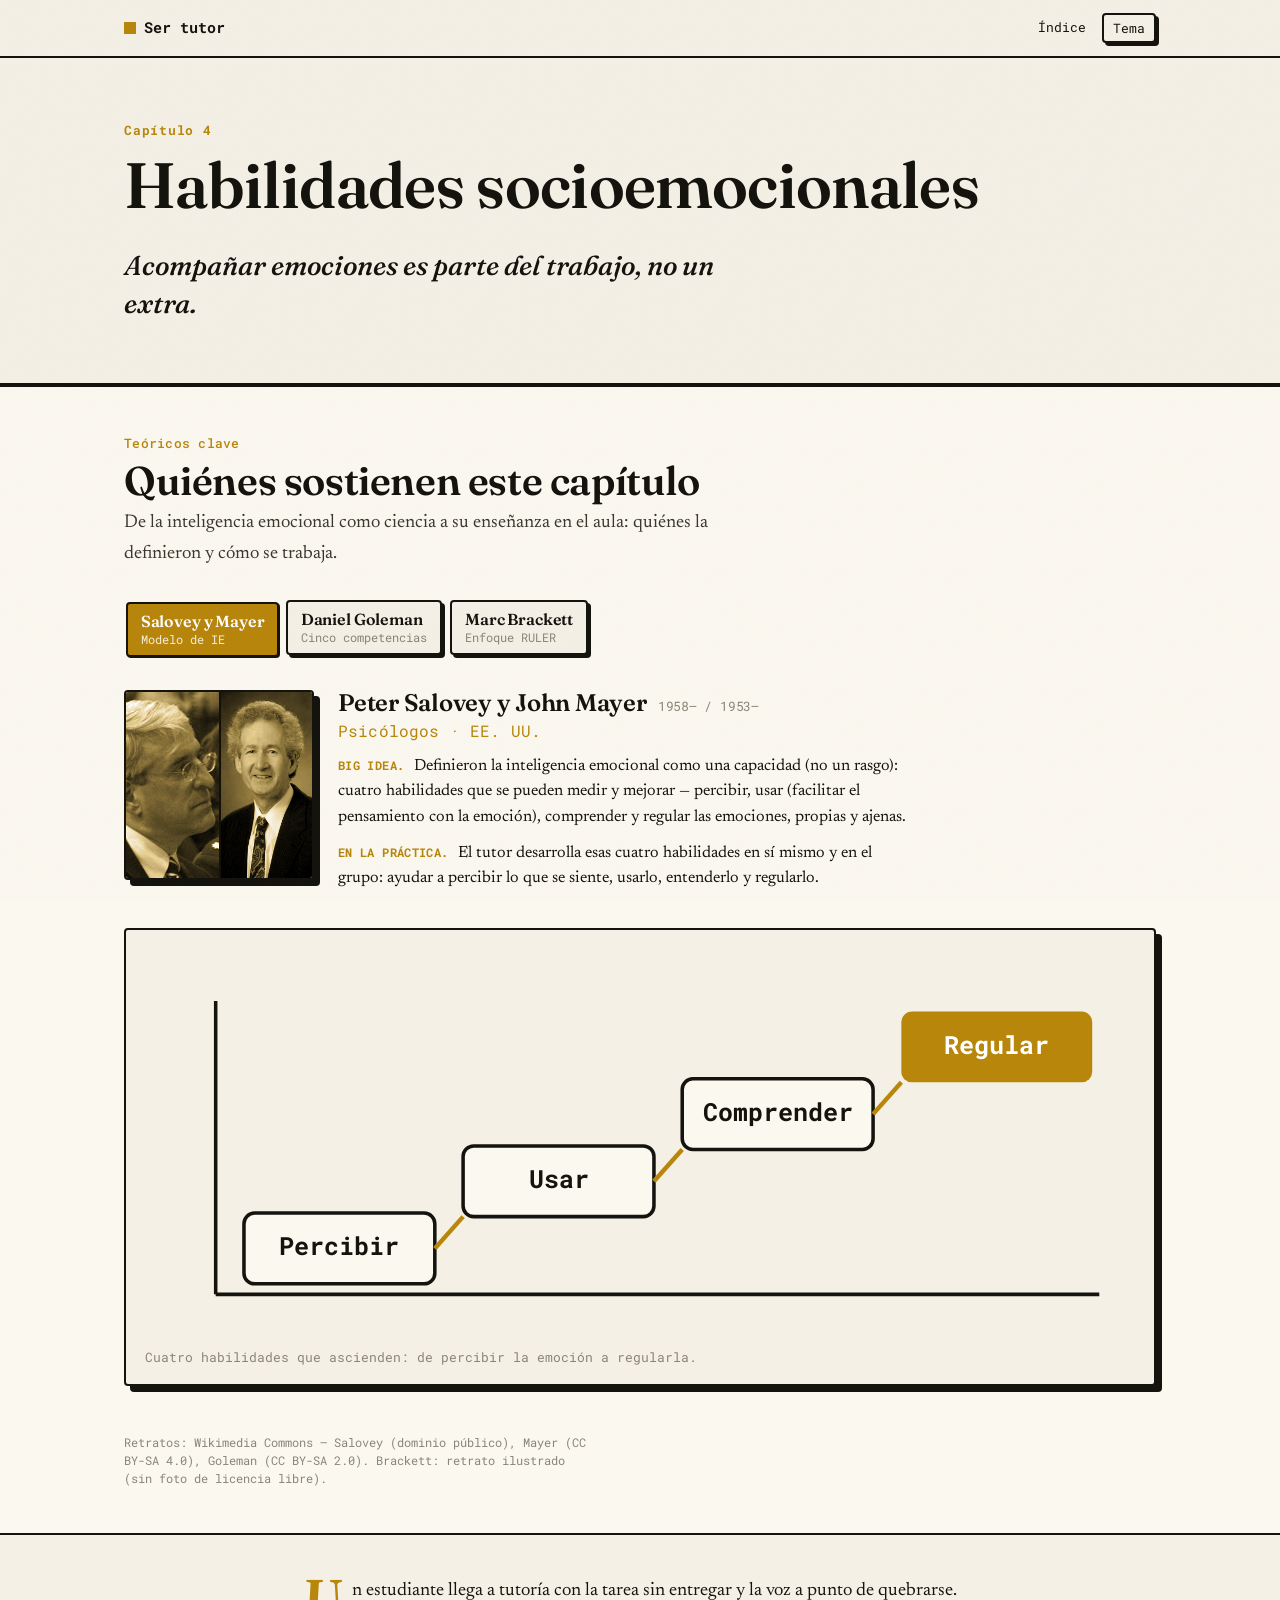
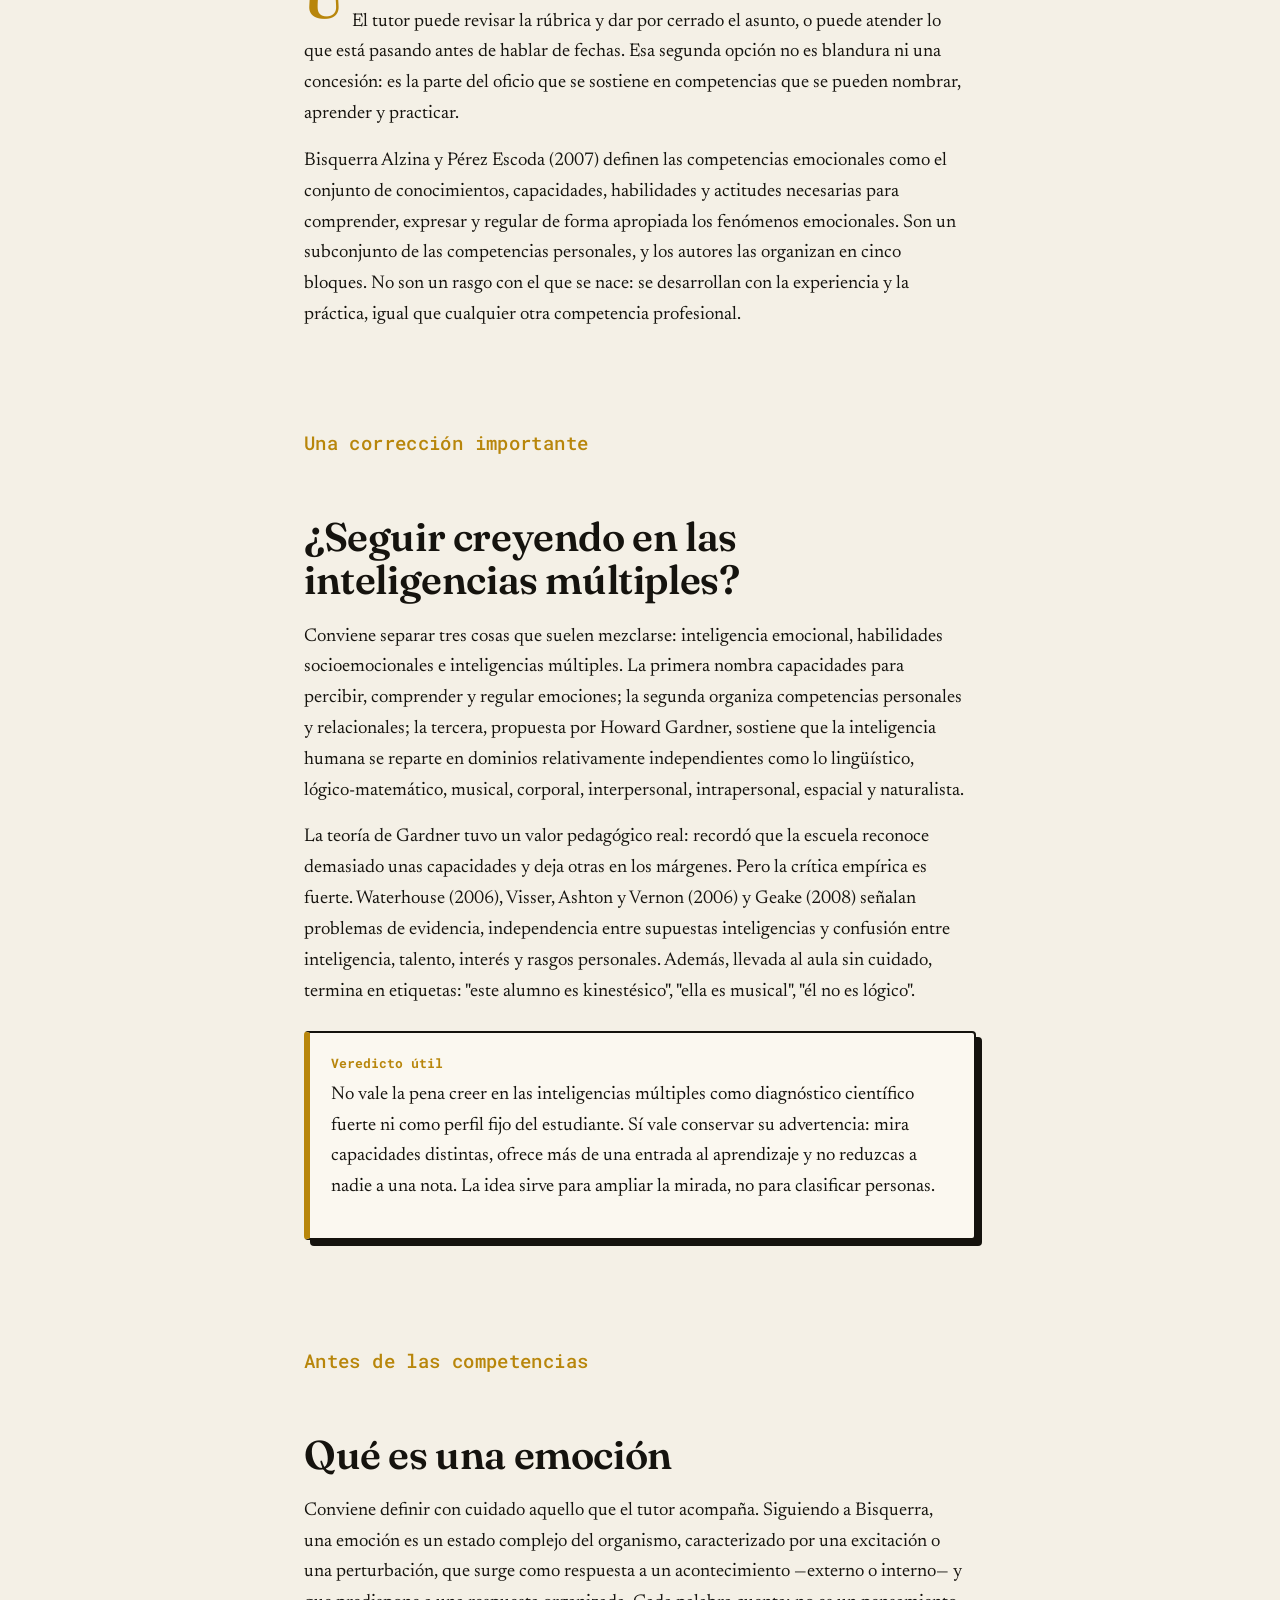
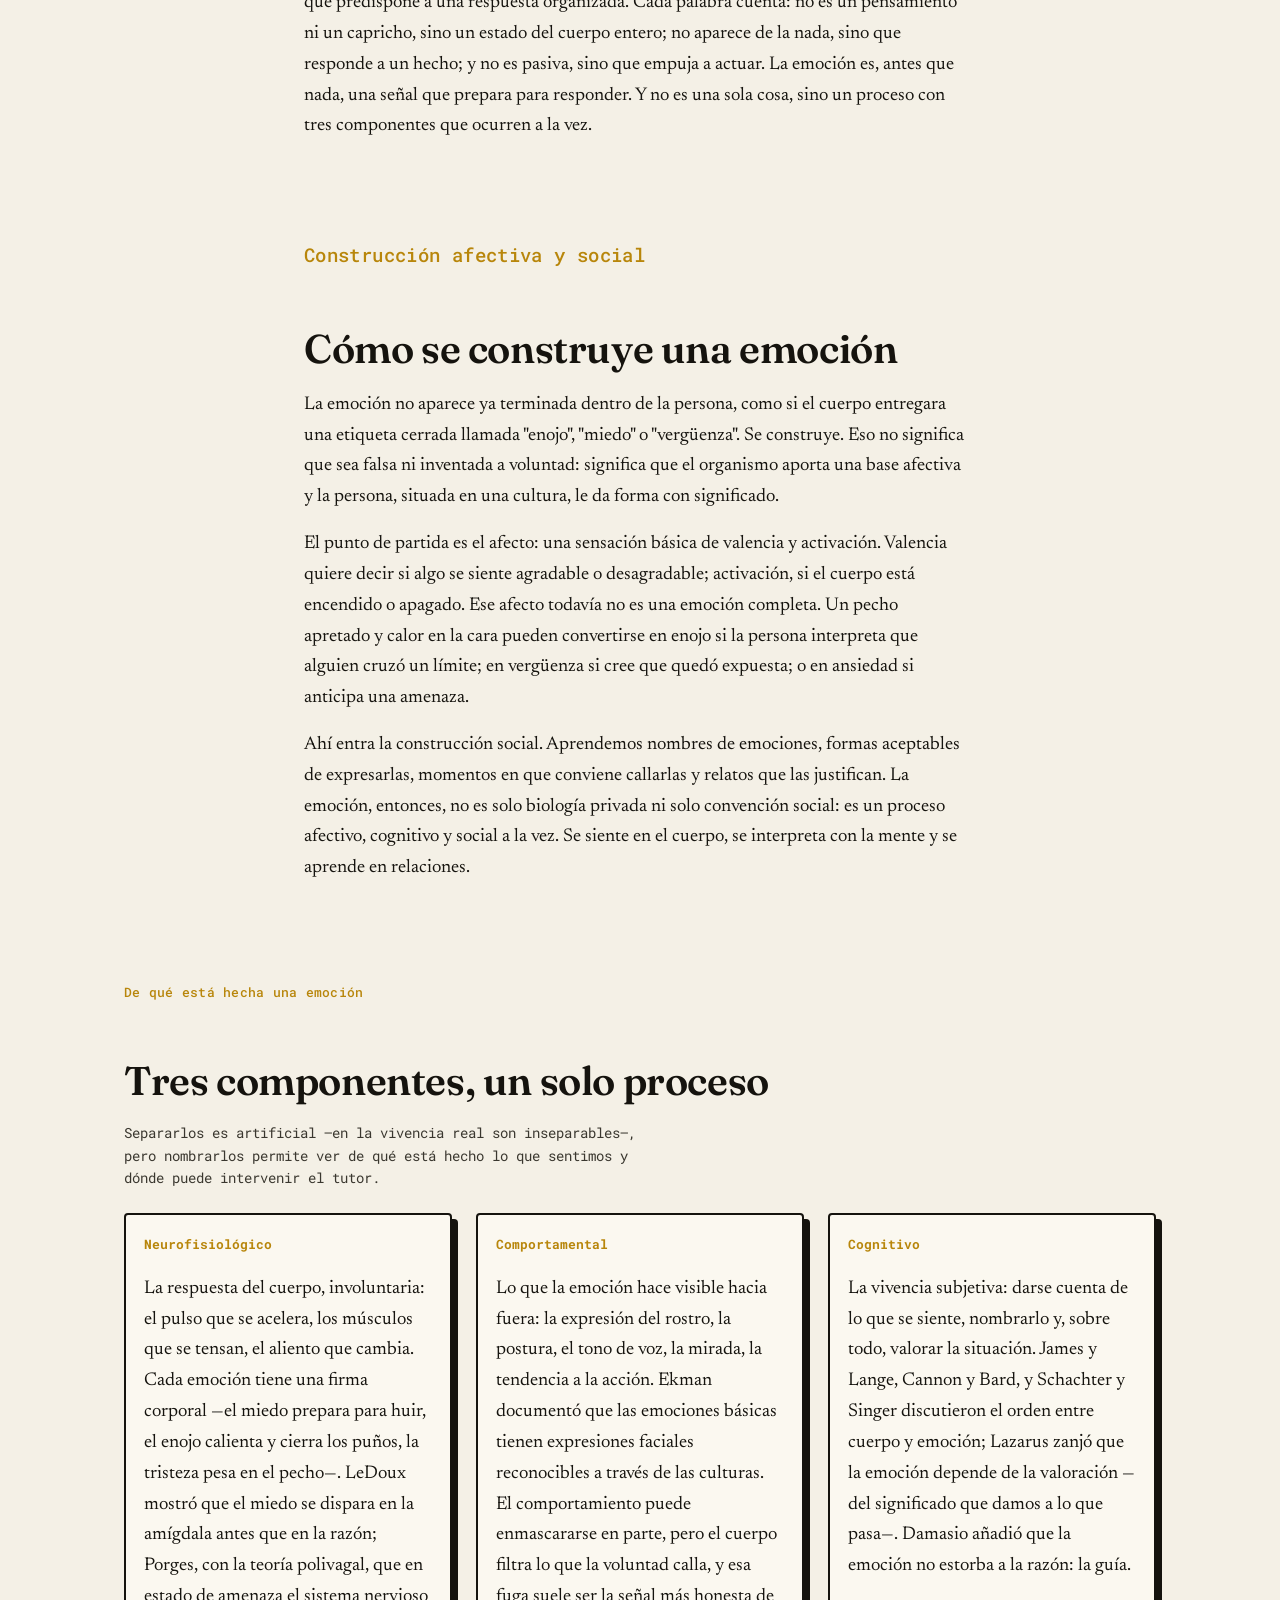
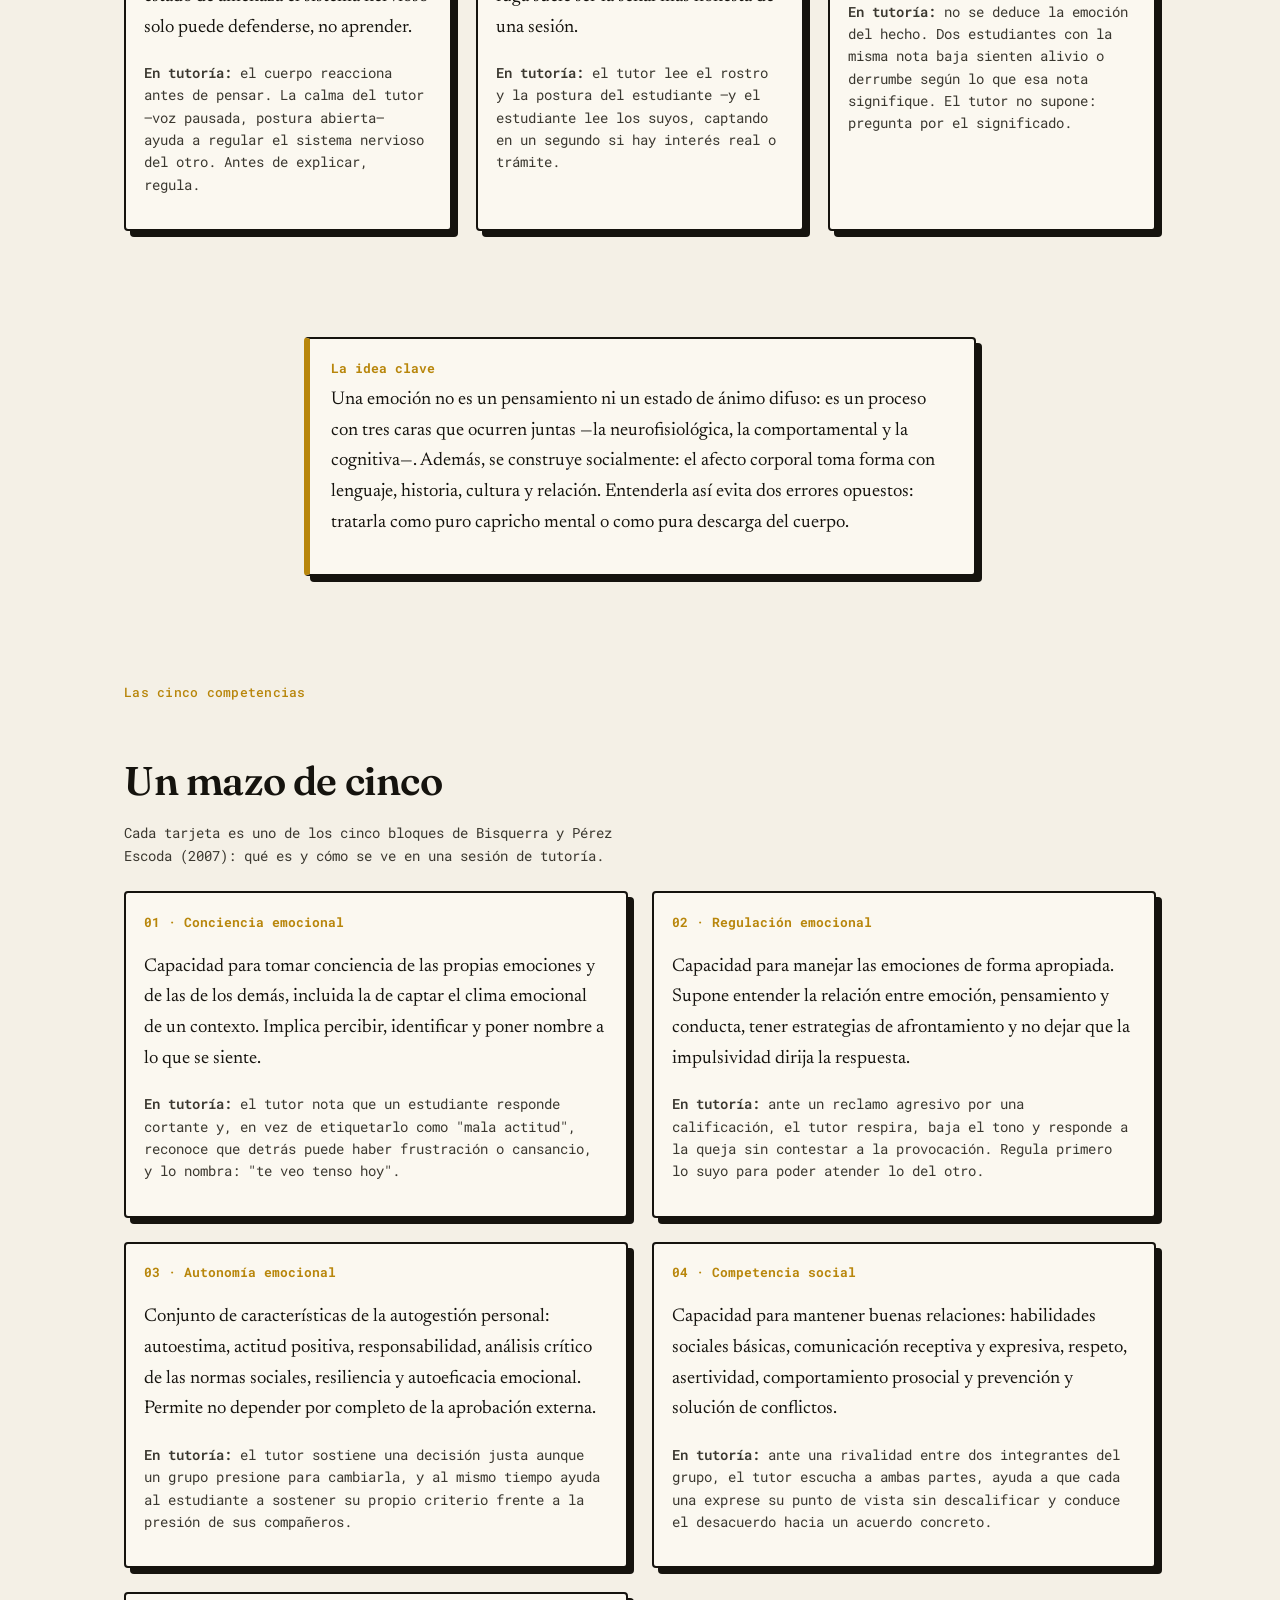
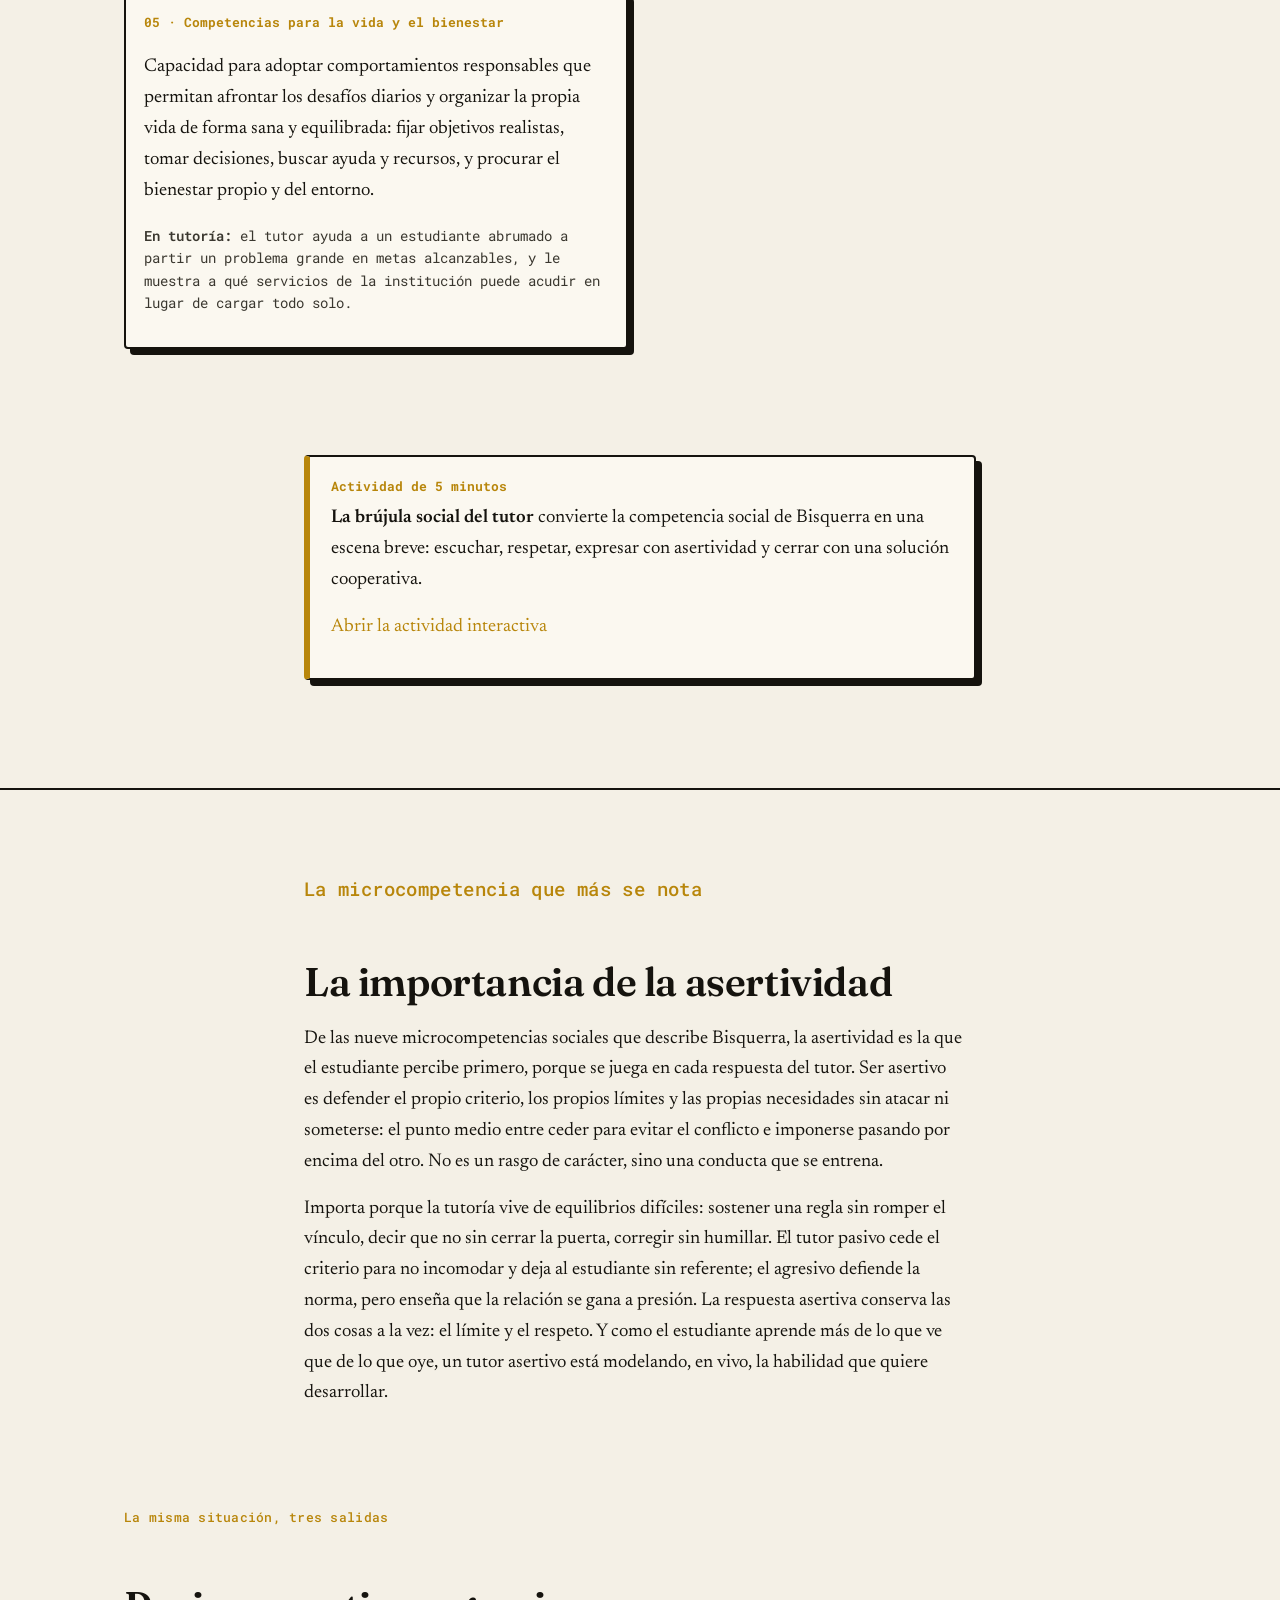
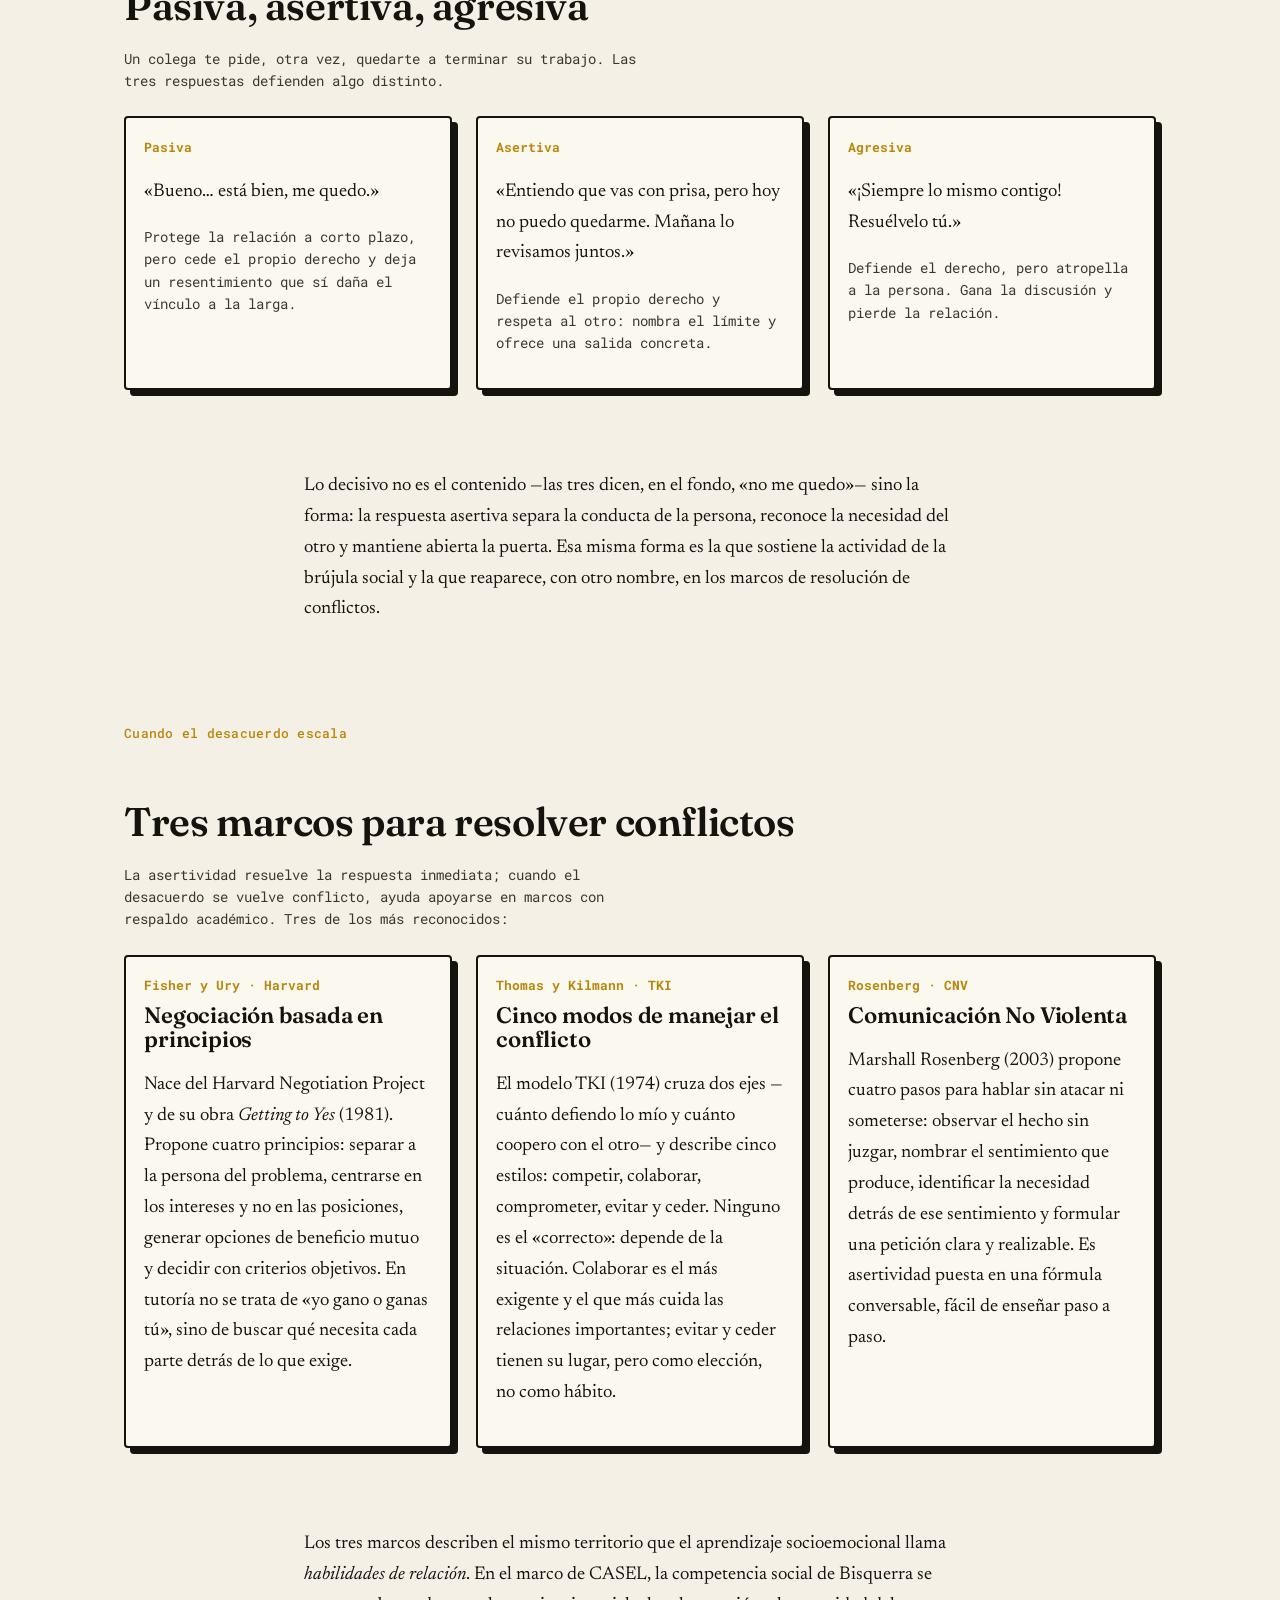
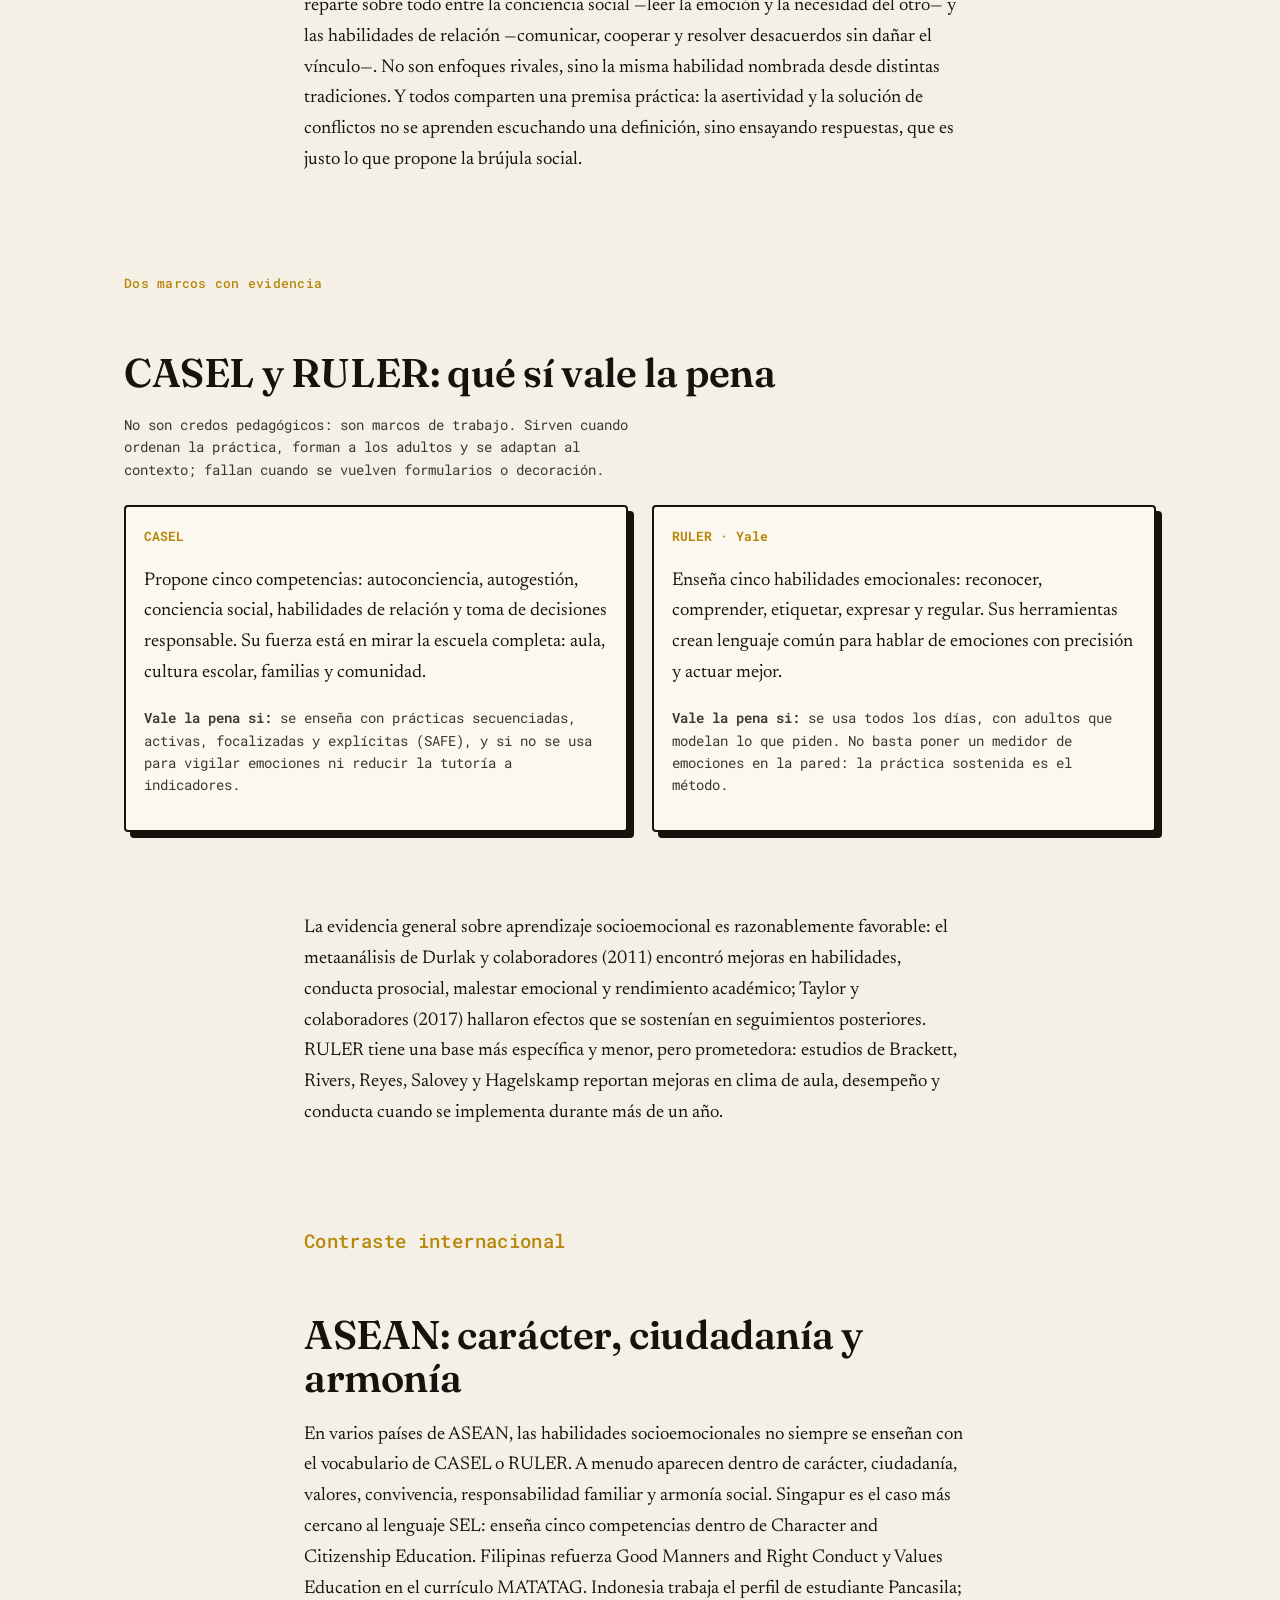
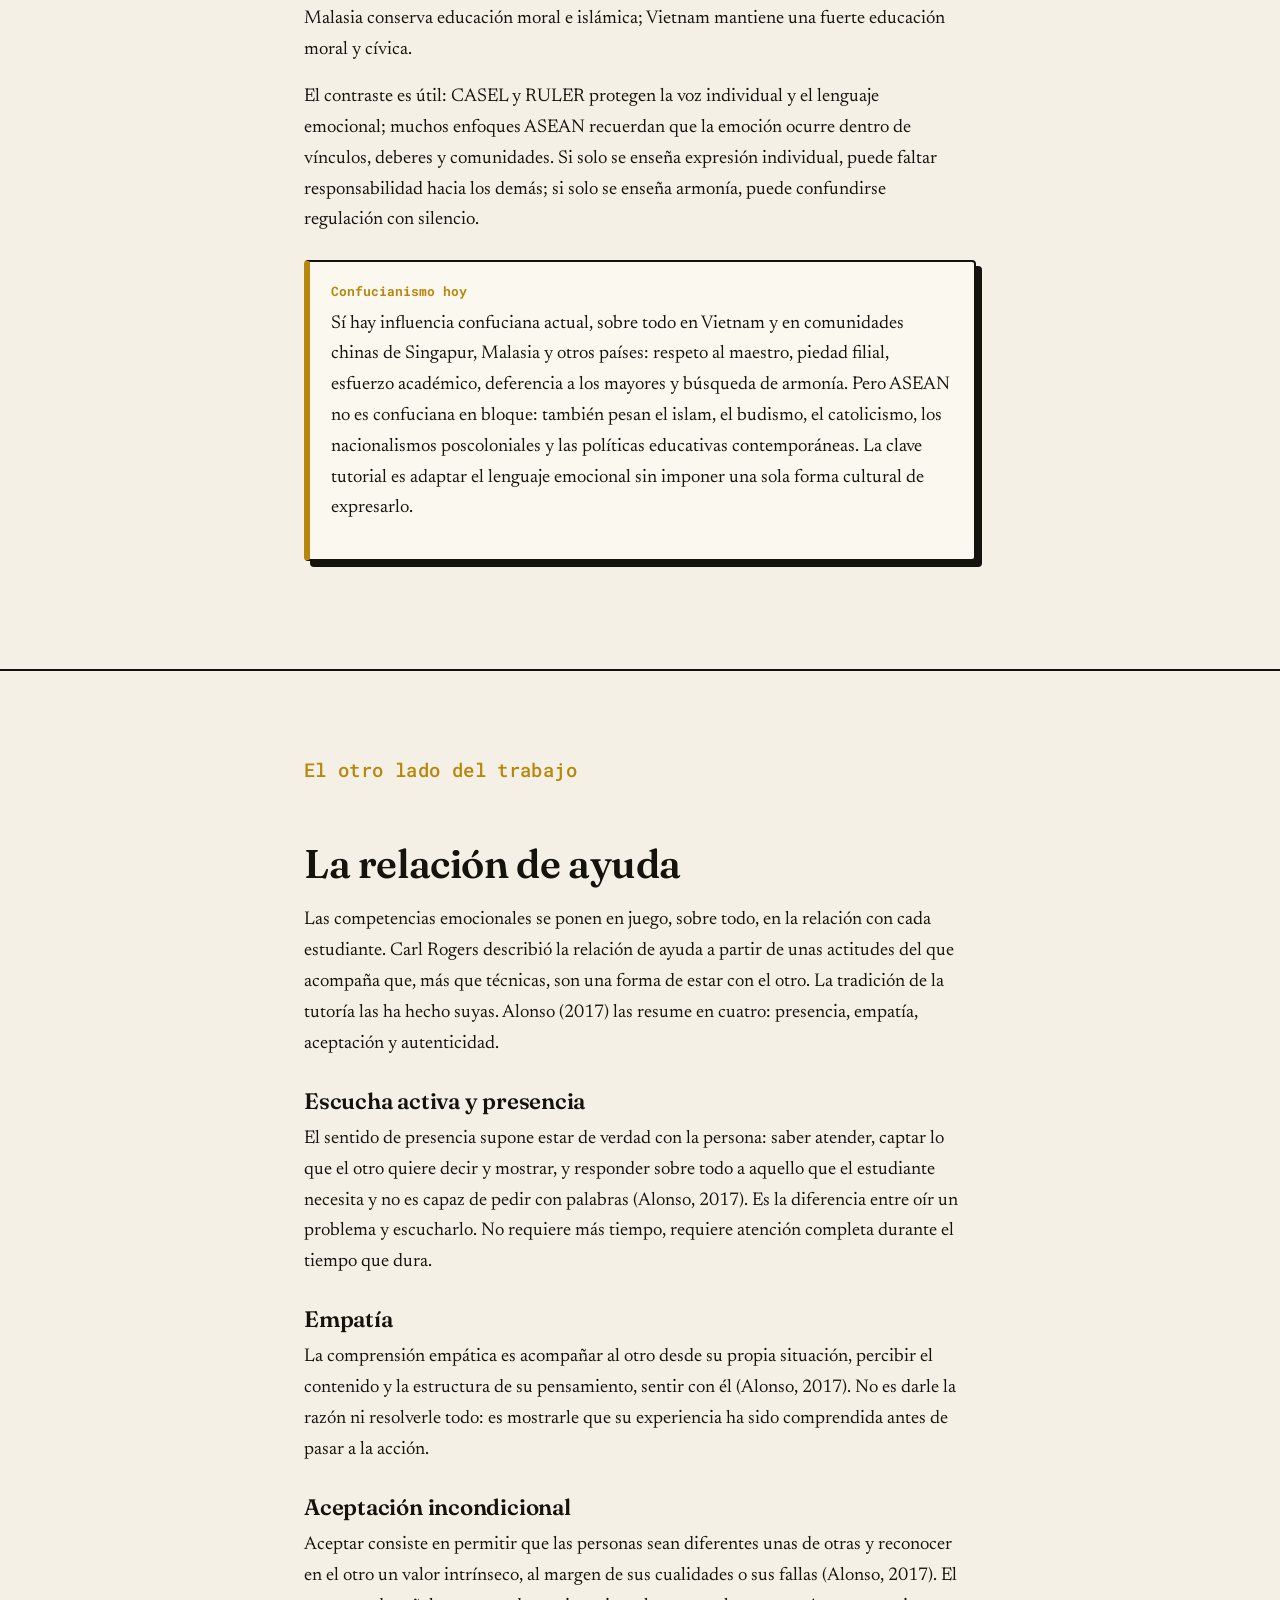
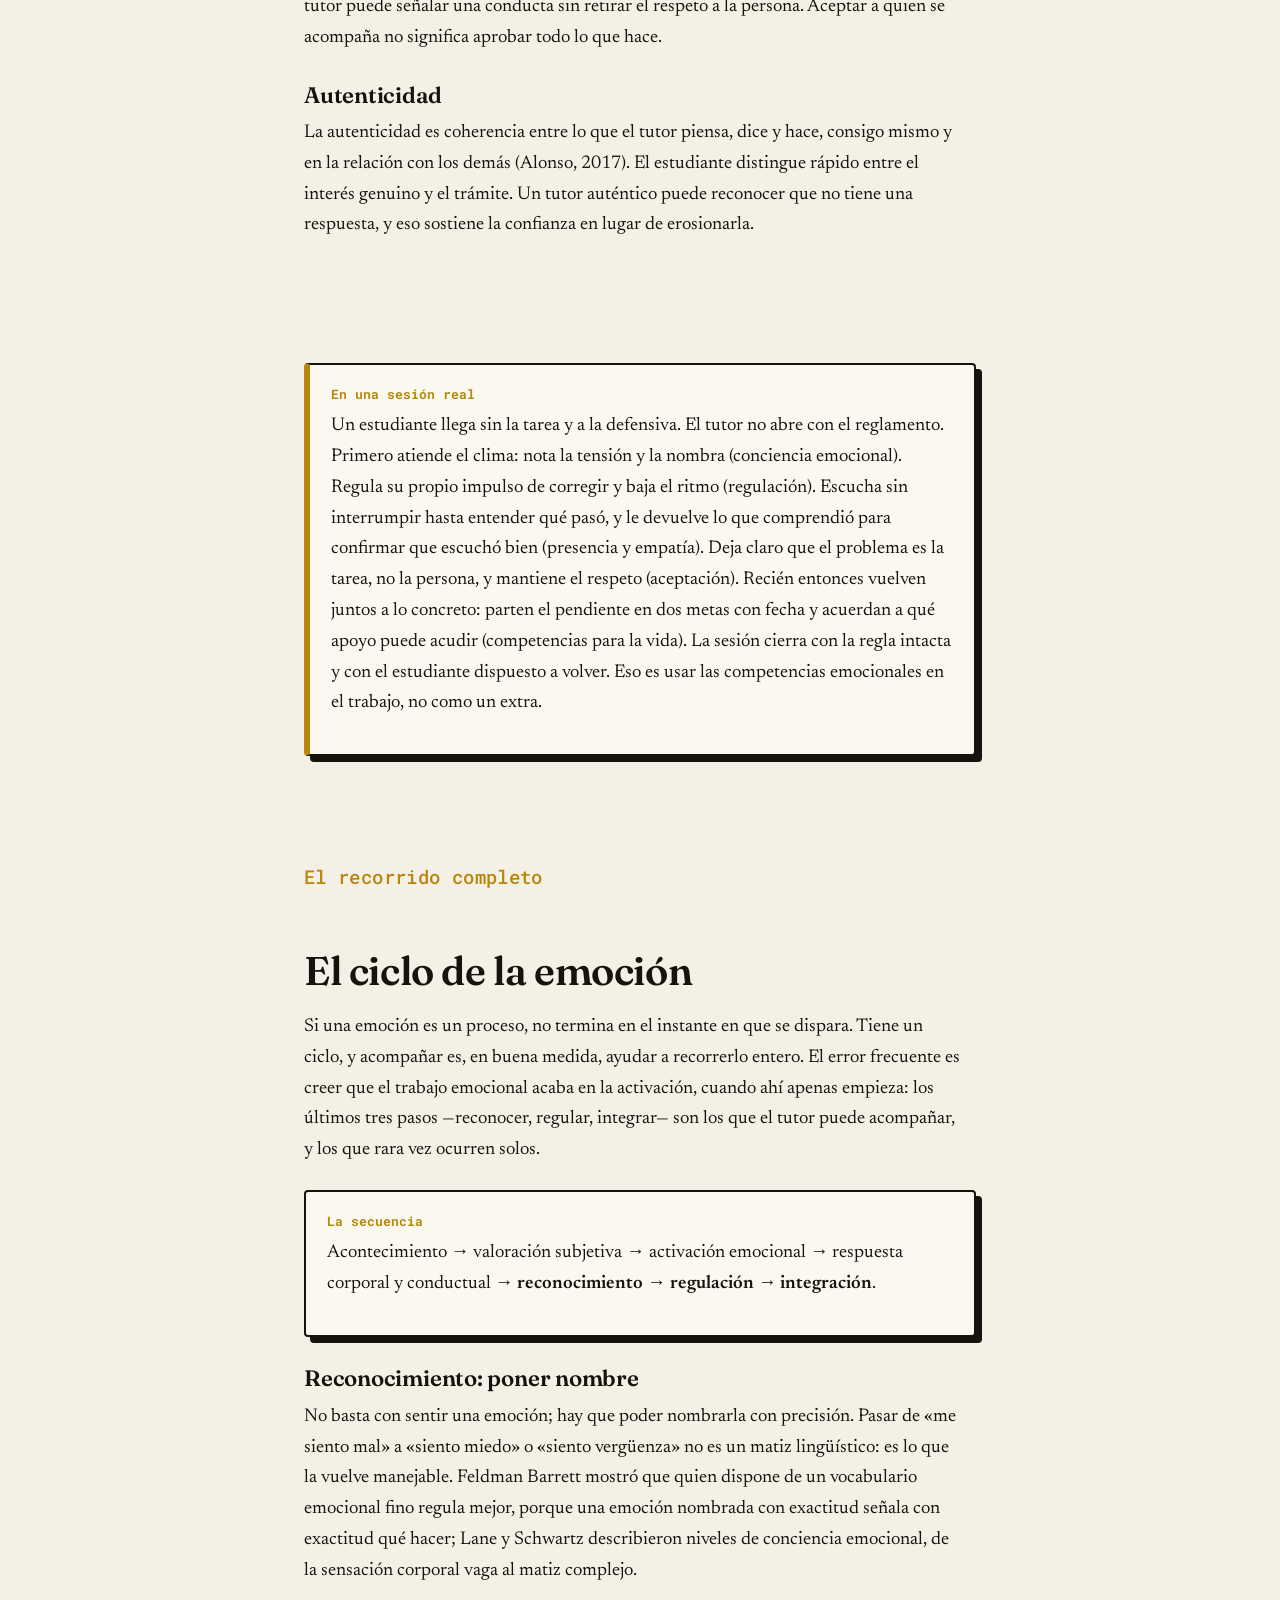
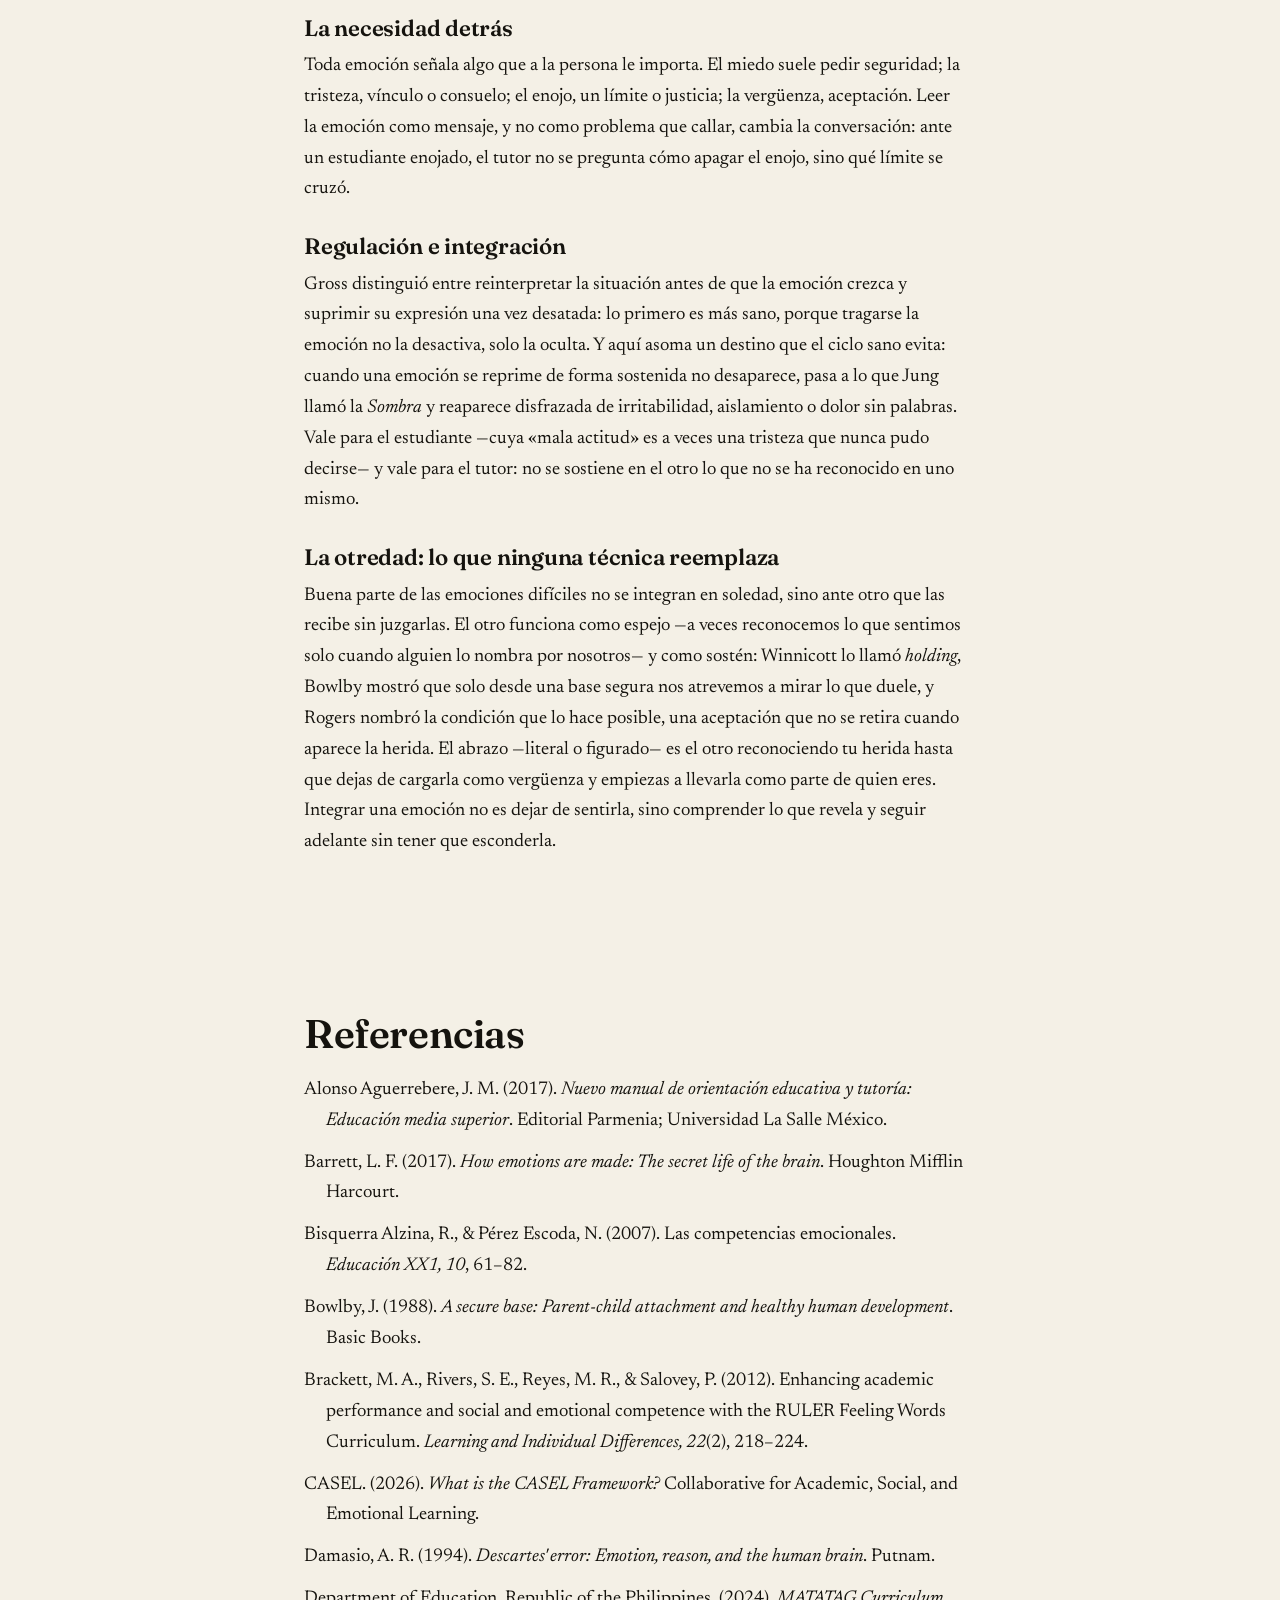
<file: docs/cap4.html>
<!doctype html>
<html lang="es" data-theme="light">
<head>
<meta charset="utf-8">
<meta name="viewport" content="width=device-width, initial-scale=1">
<title>Capítulo 4 · Habilidades socioemocionales · Ser tutor</title>
<link rel="stylesheet" href="assets/book.css">
</head>
<body style="--chap:var(--c4)">

<nav class="nav"><div class="wrap"><a class="nav__brand" href="index.html"><span class="sq"></span> Ser tutor</a><div class="nav__right"><a href="index.html#indice">Índice</a><button class="toggle" id="themeToggle" type="button">Tema</button></div></div></nav>

<header class="chead"><div class="wrap"><span class="chap-no">Capítulo 4</span><h1>Habilidades socioemocionales</h1><p class="lead">Acompañar emociones es parte del trabajo, no un extra.</p></div></header>

  <section class="theorists" aria-label="Teóricos clave del capítulo"><div class="wrap">
    <p class="eyebrow">Teóricos clave</p>
    <h2 class="th__h">Quiénes sostienen este capítulo</h2>
    <p class="th__sub">De la inteligencia emocional como ciencia a su enseñanza en el aula: quiénes la definieron y cómo se trabaja.</p>

    <div class="th" data-th>
      <div class="th__tabs" role="tablist" aria-label="Teóricos del capítulo 4">
        <button class="th__tab" role="tab" id="t4-sm" aria-controls="p4-sm"><span class="th__tabname">Salovey y Mayer</span><span class="th__tabidea">Modelo de IE</span></button>
        <button class="th__tab" role="tab" id="t4-goleman" aria-controls="p4-goleman"><span class="th__tabname">Daniel Goleman</span><span class="th__tabidea">Cinco competencias</span></button>
        <button class="th__tab" role="tab" id="t4-brackett" aria-controls="p4-brackett"><span class="th__tabname">Marc Brackett</span><span class="th__tabidea">Enfoque RULER</span></button>
      </div>

      <div class="th__panels">
        <article class="th__panel" role="tabpanel" id="p4-sm" aria-labelledby="t4-sm">
          <div class="th__media th__media--duo">
            <img src="assets/img/theorists/salovey.jpg" alt="Retrato de Peter Salovey" loading="lazy" width="264" height="284">
            <img src="assets/img/theorists/mayer.jpg" alt="Retrato de John Mayer" loading="lazy" width="478" height="720">
          </div>
          <div class="th__content">
            <h3 class="th__name">Peter Salovey y John Mayer <span class="th__years">1958– / 1953–</span></h3>
            <p class="th__role">Psicólogos · EE. UU.</p>
            <p><span class="th__lead">Big idea.</span> Definieron la inteligencia emocional como una capacidad (no un rasgo): cuatro habilidades que se pueden medir y mejorar — percibir, usar (facilitar el pensamiento con la emoción), comprender y regular las emociones, propias y ajenas.</p>
            <p><span class="th__lead">En la práctica.</span> El tutor desarrolla esas cuatro habilidades en sí mismo y en el grupo: ayudar a percibir lo que se siente, usarlo, entenderlo y regularlo.</p>
          </div>
          <figure class="th__diagram">
            <svg viewBox="0 0 560 220" role="img" aria-label="Las cuatro ramas de la inteligencia emocional">
              <line class="dg-line" x1="40" y1="196" x2="40" y2="30"/><line class="dg-line" x1="40" y1="196" x2="540" y2="196"/>
              <rect class="dg-soft" x="56" y="150" width="108" height="40" rx="6"/><text class="dg-tb" x="110" y="174" text-anchor="middle">Percibir</text>
              <rect class="dg-soft" x="180" y="112" width="108" height="40" rx="6"/><text class="dg-tb" x="234" y="136" text-anchor="middle">Usar</text>
              <rect class="dg-soft" x="304" y="74" width="108" height="40" rx="6"/><text class="dg-tb" x="358" y="98" text-anchor="middle">Comprender</text>
              <rect class="dg-fill" x="428" y="36" width="108" height="40" rx="6"/><text class="dg-tw" x="482" y="60" text-anchor="middle">Regular</text>
              <path class="dg-acc" d="M164 170 L180 152"/><path class="dg-acc" d="M288 132 L304 114"/><path class="dg-acc" d="M412 94 L428 76"/>
            </svg>
            <figcaption>Cuatro habilidades que ascienden: de percibir la emoción a regularla.</figcaption>
          </figure>
        </article>

        <article class="th__panel" role="tabpanel" id="p4-goleman" aria-labelledby="t4-goleman">
          <div class="th__media"><img src="assets/img/theorists/goleman.jpg" alt="Retrato de Daniel Goleman" loading="lazy" width="494" height="720"></div>
          <div class="th__content">
            <h3 class="th__name">Daniel Goleman <span class="th__years">1946–</span></h3>
            <p class="th__role">Psicólogo y divulgador · EE. UU.</p>
            <p><span class="th__lead">Big idea.</span> Popularizó la inteligencia emocional y la organizó en cinco competencias: tres con uno mismo (autoconciencia, autorregulación, motivación) y dos con los demás (empatía y habilidades sociales).</p>
            <p><span class="th__lead">En la práctica.</span> Es el mapa de lo que el tutor cultiva: conocerse y gestionarse para poder leer y acompañar a otros. No se acompaña bien lo que no se reconoce en uno mismo.</p>
          </div>
          <figure class="th__diagram">
            <svg viewBox="0 0 560 230" role="img" aria-label="Las cinco competencias de la inteligencia emocional de Goleman">
              <text class="dg-ta" x="160" y="24" text-anchor="middle">Con uno mismo</text>
              <text class="dg-ta" x="430" y="24" text-anchor="middle">Con los demás</text>
              <line class="dg-line" x1="290" y1="34" x2="290" y2="210" stroke-dasharray="5 5" stroke-width="1.5"/>
              <rect class="dg-soft" x="24" y="40" width="124" height="48" rx="6"/><text class="dg-tb" x="86" y="69" text-anchor="middle">Autoconciencia</text>
              <rect class="dg-soft" x="24" y="98" width="124" height="48" rx="6"/><text class="dg-tb" x="86" y="127" text-anchor="middle">Autorregulación</text>
              <rect class="dg-soft" x="24" y="156" width="124" height="48" rx="6"/><text class="dg-tb" x="86" y="185" text-anchor="middle">Motivación</text>
              <rect class="dg-fill" x="320" y="70" width="150" height="48" rx="6"/><text class="dg-tw" x="395" y="99" text-anchor="middle">Empatía</text>
              <rect class="dg-fill" x="320" y="128" width="150" height="48" rx="6"/><text class="dg-tw" x="395" y="151" text-anchor="middle">Habilidades sociales</text>
            </svg>
            <figcaption>Tres competencias hacia dentro sostienen las dos que se dirigen a los demás.</figcaption>
          </figure>
        </article>

        <article class="th__panel" role="tabpanel" id="p4-brackett" aria-labelledby="t4-brackett">
          <div class="th__media">
            <svg class="th__plate" viewBox="0 0 200 200" role="img" aria-label="Retrato ilustrado de Marc Brackett">
              <rect width="200" height="200" fill="var(--paper-raised)"/>
              <circle cx="100" cy="90" r="56" fill="var(--chap)" opacity="0.12"/>
              <circle cx="100" cy="90" r="56" fill="none" stroke="var(--chap)" stroke-width="2"/>
              <text x="100" y="106" text-anchor="middle" font-family="var(--font-display)" font-weight="700" font-size="52" fill="var(--chap)">MB</text>
              <text x="100" y="176" text-anchor="middle" font-family="var(--font-mono)" font-weight="700" font-size="15" fill="var(--ink)">BRACKETT</text>
            </svg>
          </div>
          <div class="th__content">
            <h3 class="th__name">Marc Brackett <span class="th__years">1969–</span></h3>
            <p class="th__role">Psicólogo · EE. UU. · (retrato ilustrado: sin foto de licencia libre)</p>
            <p><span class="th__lead">Big idea.</span> El enfoque RULER: las habilidades emocionales se aprenden y, sobre todo, se nombran — Reconocer, Comprender, Etiquetar, Expresar y Regular las emociones.</p>
            <p><span class="th__lead">En la práctica.</span> El tutor enseña a poner nombre a lo que se siente: nombrar la emoción con precisión es el primer paso para regularla y para acompañar al grupo.</p>
          </div>
          <figure class="th__diagram">
            <svg viewBox="0 0 560 230" role="img" aria-label="Las cinco habilidades del enfoque RULER">
              <g>
                <circle class="dg-fill" cx="58" cy="34" r="18"/><text class="dg-tw" x="58" y="39" text-anchor="middle">R</text><text class="dg-tb" x="86" y="39">econocer</text>
                <circle class="dg-fill" cx="58" cy="80" r="18"/><text class="dg-tw" x="58" y="85" text-anchor="middle">U</text><text class="dg-tb" x="86" y="85">· comprender (understand)</text>
                <circle class="dg-fill" cx="58" cy="126" r="18"/><text class="dg-tw" x="58" y="131" text-anchor="middle">L</text><text class="dg-tb" x="86" y="131">· etiquetar (label)</text>
                <circle class="dg-fill" cx="58" cy="172" r="18"/><text class="dg-tw" x="58" y="177" text-anchor="middle">E</text><text class="dg-tb" x="86" y="177">xpresar</text>
                <circle class="dg-fill" cx="58" cy="210" r="18"/><text class="dg-tw" x="58" y="215" text-anchor="middle">R</text><text class="dg-tb" x="86" y="215">egular</text>
              </g>
              <line class="dg-acc" x1="58" y1="52" x2="58" y2="62"/><line class="dg-acc" x1="58" y1="98" x2="58" y2="108"/><line class="dg-acc" x1="58" y1="144" x2="58" y2="154"/><line class="dg-acc" x1="58" y1="190" x2="58" y2="192"/>
            </svg>
            <figcaption>RULER: cinco habilidades emocionales que se enseñan; nombrar la emoción es la bisagra.</figcaption>
          </figure>
        </article>
      </div>
    </div>

    <p class="th__credit">Retratos: Wikimedia Commons — Salovey (dominio público), Mayer (CC BY-SA 4.0), Goleman (CC BY-SA 2.0). Brackett: retrato ilustrado (sin foto de licencia libre).</p>
  </div></section>

<main>

<section class="prose"><div class="wrap wrap--narrow reveal">
<p class="dropcap">Un estudiante llega a tutoría con la tarea sin entregar y la voz a punto de quebrarse. El tutor puede revisar la rúbrica y dar por cerrado el asunto, o puede atender lo que está pasando antes de hablar de fechas. Esa segunda opción no es blandura ni una concesión: es la parte del oficio que se sostiene en competencias que se pueden nombrar, aprender y practicar.</p>
<p>Bisquerra Alzina y Pérez Escoda (2007) definen las competencias emocionales como el conjunto de conocimientos, capacidades, habilidades y actitudes necesarias para comprender, expresar y regular de forma apropiada los fenómenos emocionales. Son un subconjunto de las competencias personales, y los autores las organizan en cinco bloques. No son un rasgo con el que se nace: se desarrollan con la experiencia y la práctica, igual que cualquier otra competencia profesional.</p>
</div></section>

<section class="prose"><div class="wrap wrap--narrow reveal">
<p class="eyebrow">Una corrección importante</p>
<h2>¿Seguir creyendo en las inteligencias múltiples?</h2>
<p>Conviene separar tres cosas que suelen mezclarse: inteligencia emocional, habilidades socioemocionales e inteligencias múltiples. La primera nombra capacidades para percibir, comprender y regular emociones; la segunda organiza competencias personales y relacionales; la tercera, propuesta por Howard Gardner, sostiene que la inteligencia humana se reparte en dominios relativamente independientes como lo lingüístico, lógico-matemático, musical, corporal, interpersonal, intrapersonal, espacial y naturalista.</p>
<p>La teoría de Gardner tuvo un valor pedagógico real: recordó que la escuela reconoce demasiado unas capacidades y deja otras en los márgenes. Pero la crítica empírica es fuerte. Waterhouse (2006), Visser, Ashton y Vernon (2006) y Geake (2008) señalan problemas de evidencia, independencia entre supuestas inteligencias y confusión entre inteligencia, talento, interés y rasgos personales. Además, llevada al aula sin cuidado, termina en etiquetas: "este alumno es kinestésico", "ella es musical", "él no es lógico".</p>
<div class="box box--accent">
<span class="tag">Veredicto útil</span>
<p>No vale la pena creer en las inteligencias múltiples como diagnóstico científico fuerte ni como perfil fijo del estudiante. Sí vale conservar su advertencia: mira capacidades distintas, ofrece más de una entrada al aprendizaje y no reduzcas a nadie a una nota. La idea sirve para ampliar la mirada, no para clasificar personas.</p>
</div>
</div></section>

<section class="prose"><div class="wrap wrap--narrow reveal">
<p class="eyebrow">Antes de las competencias</p>
<h2>Qué es una emoción</h2>
<p>Conviene definir con cuidado aquello que el tutor acompaña. Siguiendo a Bisquerra, una emoción es un estado complejo del organismo, caracterizado por una excitación o una perturbación, que surge como respuesta a un acontecimiento &mdash;externo o interno&mdash; y que predispone a una respuesta organizada. Cada palabra cuenta: no es un pensamiento ni un capricho, sino un estado del cuerpo entero; no aparece de la nada, sino que responde a un hecho; y no es pasiva, sino que empuja a actuar. La emoción es, antes que nada, una señal que prepara para responder. Y no es una sola cosa, sino un proceso con tres componentes que ocurren a la vez.</p>
</div></section>

<section class="prose"><div class="wrap wrap--narrow reveal">
<p class="eyebrow">Construcción afectiva y social</p>
<h2>Cómo se construye una emoción</h2>
<p>La emoción no aparece ya terminada dentro de la persona, como si el cuerpo entregara una etiqueta cerrada llamada "enojo", "miedo" o "vergüenza". Se construye. Eso no significa que sea falsa ni inventada a voluntad: significa que el organismo aporta una base afectiva y la persona, situada en una cultura, le da forma con significado.</p>
<p>El punto de partida es el afecto: una sensación básica de valencia y activación. Valencia quiere decir si algo se siente agradable o desagradable; activación, si el cuerpo está encendido o apagado. Ese afecto todavía no es una emoción completa. Un pecho apretado y calor en la cara pueden convertirse en enojo si la persona interpreta que alguien cruzó un límite; en vergüenza si cree que quedó expuesta; o en ansiedad si anticipa una amenaza.</p>
<p>Ahí entra la construcción social. Aprendemos nombres de emociones, formas aceptables de expresarlas, momentos en que conviene callarlas y relatos que las justifican. La emoción, entonces, no es solo biología privada ni solo convención social: es un proceso afectivo, cognitivo y social a la vez. Se siente en el cuerpo, se interpreta con la mente y se aprende en relaciones.</p>
</div></section>

<section><div class="wrap reveal">
<p class="eyebrow">De qué está hecha una emoción</p>
<h2>Tres componentes, un solo proceso</h2>
<p class="section-note">Separarlos es artificial &mdash;en la vivencia real son inseparables&mdash;, pero nombrarlos permite ver de qué está hecho lo que sentimos y dónde puede intervenir el tutor.</p>

<div class="grid grid--3" style="margin-top:var(--gap)">

<div class="card reveal">
<span class="tag">Neurofisiológico</span>
<p>La respuesta del cuerpo, involuntaria: el pulso que se acelera, los músculos que se tensan, el aliento que cambia. Cada emoción tiene una firma corporal &mdash;el miedo prepara para huir, el enojo calienta y cierra los puños, la tristeza pesa en el pecho&mdash;. LeDoux mostró que el miedo se dispara en la amígdala antes que en la razón; Porges, con la teoría polivagal, que en estado de amenaza el sistema nervioso solo puede defenderse, no aprender.</p>
<p class="section-note"><strong>En tutoría:</strong> el cuerpo reacciona antes de pensar. La calma del tutor &mdash;voz pausada, postura abierta&mdash; ayuda a regular el sistema nervioso del otro. Antes de explicar, regula.</p>
</div>

<div class="card reveal">
<span class="tag">Comportamental</span>
<p>Lo que la emoción hace visible hacia fuera: la expresión del rostro, la postura, el tono de voz, la mirada, la tendencia a la acción. Ekman documentó que las emociones básicas tienen expresiones faciales reconocibles a través de las culturas. El comportamiento puede enmascararse en parte, pero el cuerpo filtra lo que la voluntad calla, y esa fuga suele ser la señal más honesta de una sesión.</p>
<p class="section-note"><strong>En tutoría:</strong> el tutor lee el rostro y la postura del estudiante &mdash;y el estudiante lee los suyos, captando en un segundo si hay interés real o trámite.</p>
</div>

<div class="card reveal">
<span class="tag">Cognitivo</span>
<p>La vivencia subjetiva: darse cuenta de lo que se siente, nombrarlo y, sobre todo, valorar la situación. James y Lange, Cannon y Bard, y Schachter y Singer discutieron el orden entre cuerpo y emoción; Lazarus zanjó que la emoción depende de la valoración &mdash;del significado que damos a lo que pasa&mdash;. Damasio añadió que la emoción no estorba a la razón: la guía.</p>
<p class="section-note"><strong>En tutoría:</strong> no se deduce la emoción del hecho. Dos estudiantes con la misma nota baja sienten alivio o derrumbe según lo que esa nota signifique. El tutor no supone: pregunta por el significado.</p>
</div>

</div>
</div></section>

<section class="prose"><div class="wrap wrap--narrow reveal">
<div class="box box--accent">
<span class="tag">La idea clave</span>
<p>Una emoción no es un pensamiento ni un estado de ánimo difuso: es un proceso con tres caras que ocurren juntas &mdash;la neurofisiológica, la comportamental y la cognitiva&mdash;. Además, se construye socialmente: el afecto corporal toma forma con lenguaje, historia, cultura y relación. Entenderla así evita dos errores opuestos: tratarla como puro capricho mental o como pura descarga del cuerpo.</p>
</div>
</div></section>

<section><div class="wrap reveal">
<p class="eyebrow">Las cinco competencias</p>
<h2>Un mazo de cinco</h2>
<p class="section-note">Cada tarjeta es uno de los cinco bloques de Bisquerra y Pérez Escoda (2007): qué es y cómo se ve en una sesión de tutoría.</p>

<div class="grid grid--2" style="margin-top:var(--gap)">

<div class="card reveal">
<span class="tag">01 · Conciencia emocional</span>
<p>Capacidad para tomar conciencia de las propias emociones y de las de los demás, incluida la de captar el clima emocional de un contexto. Implica percibir, identificar y poner nombre a lo que se siente.</p>
<p class="section-note"><strong>En tutoría:</strong> el tutor nota que un estudiante responde cortante y, en vez de etiquetarlo como "mala actitud", reconoce que detrás puede haber frustración o cansancio, y lo nombra: "te veo tenso hoy".</p>
</div>

<div class="card reveal">
<span class="tag">02 · Regulación emocional</span>
<p>Capacidad para manejar las emociones de forma apropiada. Supone entender la relación entre emoción, pensamiento y conducta, tener estrategias de afrontamiento y no dejar que la impulsividad dirija la respuesta.</p>
<p class="section-note"><strong>En tutoría:</strong> ante un reclamo agresivo por una calificación, el tutor respira, baja el tono y responde a la queja sin contestar a la provocación. Regula primero lo suyo para poder atender lo del otro.</p>
</div>

<div class="card reveal">
<span class="tag">03 · Autonomía emocional</span>
<p>Conjunto de características de la autogestión personal: autoestima, actitud positiva, responsabilidad, análisis crítico de las normas sociales, resiliencia y autoeficacia emocional. Permite no depender por completo de la aprobación externa.</p>
<p class="section-note"><strong>En tutoría:</strong> el tutor sostiene una decisión justa aunque un grupo presione para cambiarla, y al mismo tiempo ayuda al estudiante a sostener su propio criterio frente a la presión de sus compañeros.</p>
</div>

<div class="card reveal">
<span class="tag">04 · Competencia social</span>
<p>Capacidad para mantener buenas relaciones: habilidades sociales básicas, comunicación receptiva y expresiva, respeto, asertividad, comportamiento prosocial y prevención y solución de conflictos.</p>
<p class="section-note"><strong>En tutoría:</strong> ante una rivalidad entre dos integrantes del grupo, el tutor escucha a ambas partes, ayuda a que cada una exprese su punto de vista sin descalificar y conduce el desacuerdo hacia un acuerdo concreto.</p>
</div>

<div class="card reveal">
<span class="tag">05 · Competencias para la vida y el bienestar</span>
<p>Capacidad para adoptar comportamientos responsables que permitan afrontar los desafíos diarios y organizar la propia vida de forma sana y equilibrada: fijar objetivos realistas, tomar decisiones, buscar ayuda y recursos, y procurar el bienestar propio y del entorno.</p>
<p class="section-note"><strong>En tutoría:</strong> el tutor ayuda a un estudiante abrumado a partir un problema grande en metas alcanzables, y le muestra a qué servicios de la institución puede acudir en lugar de cargar todo solo.</p>
</div>

</div>
</div></section>

<section class="prose"><div class="wrap wrap--narrow reveal">
<div class="box box--accent">
<span class="tag">Actividad de 5 minutos</span>
<p><strong>La brújula social del tutor</strong> convierte la competencia social de Bisquerra en una escena breve: escuchar, respetar, expresar con asertividad y cerrar con una solución cooperativa.</p>
<p><a href="brujula-social.html">Abrir la actividad interactiva</a></p>
</div>
</div></section>

<hr class="rule">

<section class="prose"><div class="wrap wrap--narrow reveal">
<p class="eyebrow">La microcompetencia que más se nota</p>
<h2>La importancia de la asertividad</h2>
<p>De las nueve microcompetencias sociales que describe Bisquerra, la asertividad es la que el estudiante percibe primero, porque se juega en cada respuesta del tutor. Ser asertivo es defender el propio criterio, los propios límites y las propias necesidades sin atacar ni someterse: el punto medio entre ceder para evitar el conflicto e imponerse pasando por encima del otro. No es un rasgo de carácter, sino una conducta que se entrena.</p>
<p>Importa porque la tutoría vive de equilibrios difíciles: sostener una regla sin romper el vínculo, decir que no sin cerrar la puerta, corregir sin humillar. El tutor pasivo cede el criterio para no incomodar y deja al estudiante sin referente; el agresivo defiende la norma, pero enseña que la relación se gana a presión. La respuesta asertiva conserva las dos cosas a la vez: el límite y el respeto. Y como el estudiante aprende más de lo que ve que de lo que oye, un tutor asertivo está modelando, en vivo, la habilidad que quiere desarrollar.</p>
</div></section>

<section><div class="wrap reveal">
<p class="eyebrow">La misma situación, tres salidas</p>
<h2>Pasiva, asertiva, agresiva</h2>
<p class="section-note">Un colega te pide, otra vez, quedarte a terminar su trabajo. Las tres respuestas defienden algo distinto.</p>

<div class="grid grid--3" style="margin-top:var(--gap)">
<div class="card reveal"><span class="tag">Pasiva</span><p>&laquo;Bueno&hellip; está bien, me quedo.&raquo;</p><p class="section-note">Protege la relación a corto plazo, pero cede el propio derecho y deja un resentimiento que sí daña el vínculo a la larga.</p></div>
<div class="card reveal"><span class="tag">Asertiva</span><p>&laquo;Entiendo que vas con prisa, pero hoy no puedo quedarme. Mañana lo revisamos juntos.&raquo;</p><p class="section-note">Defiende el propio derecho y respeta al otro: nombra el límite y ofrece una salida concreta.</p></div>
<div class="card reveal"><span class="tag">Agresiva</span><p>&laquo;¡Siempre lo mismo contigo! Resuélvelo tú.&raquo;</p><p class="section-note">Defiende el derecho, pero atropella a la persona. Gana la discusión y pierde la relación.</p></div>
</div>
</div></section>

<section class="prose"><div class="wrap wrap--narrow reveal">
<p>Lo decisivo no es el contenido &mdash;las tres dicen, en el fondo, &laquo;no me quedo&raquo;&mdash; sino la forma: la respuesta asertiva separa la conducta de la persona, reconoce la necesidad del otro y mantiene abierta la puerta. Esa misma forma es la que sostiene la actividad de la brújula social y la que reaparece, con otro nombre, en los marcos de resolución de conflictos.</p>
</div></section>

<section><div class="wrap reveal">
<p class="eyebrow">Cuando el desacuerdo escala</p>
<h2>Tres marcos para resolver conflictos</h2>
<p class="section-note">La asertividad resuelve la respuesta inmediata; cuando el desacuerdo se vuelve conflicto, ayuda apoyarse en marcos con respaldo académico. Tres de los más reconocidos:</p>

<div class="grid grid--3" style="margin-top:var(--gap)">

<div class="card reveal">
<span class="tag">Fisher y Ury · Harvard</span>
<h3 style="margin-top:.4rem">Negociación basada en principios</h3>
<p>Nace del Harvard Negotiation Project y de su obra <em>Getting to Yes</em> (1981). Propone cuatro principios: separar a la persona del problema, centrarse en los intereses y no en las posiciones, generar opciones de beneficio mutuo y decidir con criterios objetivos. En tutoría no se trata de «yo gano o ganas tú», sino de buscar qué necesita cada parte detrás de lo que exige.</p>
</div>

<div class="card reveal">
<span class="tag">Thomas y Kilmann · TKI</span>
<h3 style="margin-top:.4rem">Cinco modos de manejar el conflicto</h3>
<p>El modelo TKI (1974) cruza dos ejes &mdash;cuánto defiendo lo mío y cuánto coopero con el otro&mdash; y describe cinco estilos: competir, colaborar, comprometer, evitar y ceder. Ninguno es el «correcto»: depende de la situación. Colaborar es el más exigente y el que más cuida las relaciones importantes; evitar y ceder tienen su lugar, pero como elección, no como hábito.</p>
</div>

<div class="card reveal">
<span class="tag">Rosenberg · CNV</span>
<h3 style="margin-top:.4rem">Comunicación No Violenta</h3>
<p>Marshall Rosenberg (2003) propone cuatro pasos para hablar sin atacar ni someterse: observar el hecho sin juzgar, nombrar el sentimiento que produce, identificar la necesidad detrás de ese sentimiento y formular una petición clara y realizable. Es asertividad puesta en una fórmula conversable, fácil de enseñar paso a paso.</p>
</div>

</div>
</div></section>

<section class="prose"><div class="wrap wrap--narrow reveal">
<p>Los tres marcos describen el mismo territorio que el aprendizaje socioemocional llama <em>habilidades de relación</em>. En el marco de CASEL, la competencia social de Bisquerra se reparte sobre todo entre la conciencia social &mdash;leer la emoción y la necesidad del otro&mdash; y las habilidades de relación &mdash;comunicar, cooperar y resolver desacuerdos sin dañar el vínculo&mdash;. No son enfoques rivales, sino la misma habilidad nombrada desde distintas tradiciones. Y todos comparten una premisa práctica: la asertividad y la solución de conflictos no se aprenden escuchando una definición, sino ensayando respuestas, que es justo lo que propone la brújula social.</p>
</div></section>

<section><div class="wrap reveal">
<p class="eyebrow">Dos marcos con evidencia</p>
<h2>CASEL y RULER: qué sí vale la pena</h2>
<p class="section-note">No son credos pedagógicos: son marcos de trabajo. Sirven cuando ordenan la práctica, forman a los adultos y se adaptan al contexto; fallan cuando se vuelven formularios o decoración.</p>

<div class="grid grid--2" style="margin-top:var(--gap)">

<div class="card reveal">
<span class="tag">CASEL</span>
<p>Propone cinco competencias: autoconciencia, autogestión, conciencia social, habilidades de relación y toma de decisiones responsable. Su fuerza está en mirar la escuela completa: aula, cultura escolar, familias y comunidad.</p>
<p class="section-note"><strong>Vale la pena si:</strong> se enseña con prácticas secuenciadas, activas, focalizadas y explícitas (SAFE), y si no se usa para vigilar emociones ni reducir la tutoría a indicadores.</p>
</div>

<div class="card reveal">
<span class="tag">RULER · Yale</span>
<p>Enseña cinco habilidades emocionales: reconocer, comprender, etiquetar, expresar y regular. Sus herramientas crean lenguaje común para hablar de emociones con precisión y actuar mejor.</p>
<p class="section-note"><strong>Vale la pena si:</strong> se usa todos los días, con adultos que modelan lo que piden. No basta poner un medidor de emociones en la pared: la práctica sostenida es el método.</p>
</div>

</div>
</div></section>

<section class="prose"><div class="wrap wrap--narrow reveal">
<p>La evidencia general sobre aprendizaje socioemocional es razonablemente favorable: el metaanálisis de Durlak y colaboradores (2011) encontró mejoras en habilidades, conducta prosocial, malestar emocional y rendimiento académico; Taylor y colaboradores (2017) hallaron efectos que se sostenían en seguimientos posteriores. RULER tiene una base más específica y menor, pero prometedora: estudios de Brackett, Rivers, Reyes, Salovey y Hagelskamp reportan mejoras en clima de aula, desempeño y conducta cuando se implementa durante más de un año.</p>
</div></section>

<section class="prose"><div class="wrap wrap--narrow reveal">
<p class="eyebrow">Contraste internacional</p>
<h2>ASEAN: carácter, ciudadanía y armonía</h2>
<p>En varios países de ASEAN, las habilidades socioemocionales no siempre se enseñan con el vocabulario de CASEL o RULER. A menudo aparecen dentro de carácter, ciudadanía, valores, convivencia, responsabilidad familiar y armonía social. Singapur es el caso más cercano al lenguaje SEL: enseña cinco competencias dentro de Character and Citizenship Education. Filipinas refuerza Good Manners and Right Conduct y Values Education en el currículo MATATAG. Indonesia trabaja el perfil de estudiante Pancasila; Malasia conserva educación moral e islámica; Vietnam mantiene una fuerte educación moral y cívica.</p>
<p>El contraste es útil: CASEL y RULER protegen la voz individual y el lenguaje emocional; muchos enfoques ASEAN recuerdan que la emoción ocurre dentro de vínculos, deberes y comunidades. Si solo se enseña expresión individual, puede faltar responsabilidad hacia los demás; si solo se enseña armonía, puede confundirse regulación con silencio.</p>

<div class="box box--accent">
<span class="tag">Confucianismo hoy</span>
<p>Sí hay influencia confuciana actual, sobre todo en Vietnam y en comunidades chinas de Singapur, Malasia y otros países: respeto al maestro, piedad filial, esfuerzo académico, deferencia a los mayores y búsqueda de armonía. Pero ASEAN no es confuciana en bloque: también pesan el islam, el budismo, el catolicismo, los nacionalismos poscoloniales y las políticas educativas contemporáneas. La clave tutorial es adaptar el lenguaje emocional sin imponer una sola forma cultural de expresarlo.</p>
</div>
</div></section>

<hr class="rule">

<section class="prose"><div class="wrap wrap--narrow reveal">
<p class="eyebrow">El otro lado del trabajo</p>
<h2>La relación de ayuda</h2>
<p>Las competencias emocionales se ponen en juego, sobre todo, en la relación con cada estudiante. Carl Rogers describió la relación de ayuda a partir de unas actitudes del que acompaña que, más que técnicas, son una forma de estar con el otro. La tradición de la tutoría las ha hecho suyas. Alonso (2017) las resume en cuatro: presencia, empatía, aceptación y autenticidad.</p>

<h3>Escucha activa y presencia</h3>
<p>El sentido de presencia supone estar de verdad con la persona: saber atender, captar lo que el otro quiere decir y mostrar, y responder sobre todo a aquello que el estudiante necesita y no es capaz de pedir con palabras (Alonso, 2017). Es la diferencia entre oír un problema y escucharlo. No requiere más tiempo, requiere atención completa durante el tiempo que dura.</p>

<h3>Empatía</h3>
<p>La comprensión empática es acompañar al otro desde su propia situación, percibir el contenido y la estructura de su pensamiento, sentir con él (Alonso, 2017). No es darle la razón ni resolverle todo: es mostrarle que su experiencia ha sido comprendida antes de pasar a la acción.</p>

<h3>Aceptación incondicional</h3>
<p>Aceptar consiste en permitir que las personas sean diferentes unas de otras y reconocer en el otro un valor intrínseco, al margen de sus cualidades o sus fallas (Alonso, 2017). El tutor puede señalar una conducta sin retirar el respeto a la persona. Aceptar a quien se acompaña no significa aprobar todo lo que hace.</p>

<h3>Autenticidad</h3>
<p>La autenticidad es coherencia entre lo que el tutor piensa, dice y hace, consigo mismo y en la relación con los demás (Alonso, 2017). El estudiante distingue rápido entre el interés genuino y el trámite. Un tutor auténtico puede reconocer que no tiene una respuesta, y eso sostiene la confianza en lugar de erosionarla.</p>
</div></section>

<section class="prose"><div class="wrap wrap--narrow reveal">
<div class="box box--accent">
<span class="tag">En una sesión real</span>
<p>Un estudiante llega sin la tarea y a la defensiva. El tutor no abre con el reglamento. Primero atiende el clima: nota la tensión y la nombra (conciencia emocional). Regula su propio impulso de corregir y baja el ritmo (regulación). Escucha sin interrumpir hasta entender qué pasó, y le devuelve lo que comprendió para confirmar que escuchó bien (presencia y empatía). Deja claro que el problema es la tarea, no la persona, y mantiene el respeto (aceptación). Recién entonces vuelven juntos a lo concreto: parten el pendiente en dos metas con fecha y acuerdan a qué apoyo puede acudir (competencias para la vida). La sesión cierra con la regla intacta y con el estudiante dispuesto a volver. Eso es usar las competencias emocionales en el trabajo, no como un extra.</p>
</div>
</div></section>

<section class="prose"><div class="wrap wrap--narrow reveal">
<p class="eyebrow">El recorrido completo</p>
<h2>El ciclo de la emoción</h2>
<p>Si una emoción es un proceso, no termina en el instante en que se dispara. Tiene un ciclo, y acompañar es, en buena medida, ayudar a recorrerlo entero. El error frecuente es creer que el trabajo emocional acaba en la activación, cuando ahí apenas empieza: los últimos tres pasos &mdash;reconocer, regular, integrar&mdash; son los que el tutor puede acompañar, y los que rara vez ocurren solos.</p>

<div class="box">
<span class="tag">La secuencia</span>
<p>Acontecimiento &rarr; valoración subjetiva &rarr; activación emocional &rarr; respuesta corporal y conductual &rarr; <strong>reconocimiento</strong> &rarr; <strong>regulación</strong> &rarr; <strong>integración</strong>.</p>
</div>

<h3>Reconocimiento: poner nombre</h3>
<p>No basta con sentir una emoción; hay que poder nombrarla con precisión. Pasar de «me siento mal» a «siento miedo» o «siento vergüenza» no es un matiz lingüístico: es lo que la vuelve manejable. Feldman Barrett mostró que quien dispone de un vocabulario emocional fino regula mejor, porque una emoción nombrada con exactitud señala con exactitud qué hacer; Lane y Schwartz describieron niveles de conciencia emocional, de la sensación corporal vaga al matiz complejo.</p>

<h3>La necesidad detrás</h3>
<p>Toda emoción señala algo que a la persona le importa. El miedo suele pedir seguridad; la tristeza, vínculo o consuelo; el enojo, un límite o justicia; la vergüenza, aceptación. Leer la emoción como mensaje, y no como problema que callar, cambia la conversación: ante un estudiante enojado, el tutor no se pregunta cómo apagar el enojo, sino qué límite se cruzó.</p>

<h3>Regulación e integración</h3>
<p>Gross distinguió entre reinterpretar la situación antes de que la emoción crezca y suprimir su expresión una vez desatada: lo primero es más sano, porque tragarse la emoción no la desactiva, solo la oculta. Y aquí asoma un destino que el ciclo sano evita: cuando una emoción se reprime de forma sostenida no desaparece, pasa a lo que Jung llamó la <em>Sombra</em> y reaparece disfrazada de irritabilidad, aislamiento o dolor sin palabras. Vale para el estudiante &mdash;cuya «mala actitud» es a veces una tristeza que nunca pudo decirse&mdash; y vale para el tutor: no se sostiene en el otro lo que no se ha reconocido en uno mismo.</p>

<h3>La otredad: lo que ninguna técnica reemplaza</h3>
<p>Buena parte de las emociones difíciles no se integran en soledad, sino ante otro que las recibe sin juzgarlas. El otro funciona como espejo &mdash;a veces reconocemos lo que sentimos solo cuando alguien lo nombra por nosotros&mdash; y como sostén: Winnicott lo llamó <em>holding</em>, Bowlby mostró que solo desde una base segura nos atrevemos a mirar lo que duele, y Rogers nombró la condición que lo hace posible, una aceptación que no se retira cuando aparece la herida. El abrazo &mdash;literal o figurado&mdash; es el otro reconociendo tu herida hasta que dejas de cargarla como vergüenza y empiezas a llevarla como parte de quien eres. Integrar una emoción no es dejar de sentirla, sino comprender lo que revela y seguir adelante sin tener que esconderla.</p>
</div></section>

<section class="prose"><div class="wrap wrap--narrow reveal">
<h2>Referencias</h2>
<div class="refs">
<p>Alonso Aguerrebere, J. M. (2017). <em>Nuevo manual de orientación educativa y tutoría: Educación media superior</em>. Editorial Parmenia; Universidad La Salle México.</p>
<p>Barrett, L. F. (2017). <em>How emotions are made: The secret life of the brain</em>. Houghton Mifflin Harcourt.</p>
<p>Bisquerra Alzina, R., &amp; Pérez Escoda, N. (2007). Las competencias emocionales. <em>Educación XX1, 10</em>, 61&ndash;82.</p>
<p>Bowlby, J. (1988). <em>A secure base: Parent-child attachment and healthy human development</em>. Basic Books.</p>
<p>Brackett, M. A., Rivers, S. E., Reyes, M. R., &amp; Salovey, P. (2012). Enhancing academic performance and social and emotional competence with the RULER Feeling Words Curriculum. <em>Learning and Individual Differences, 22</em>(2), 218&ndash;224.</p>
<p>CASEL. (2026). <em>What is the CASEL Framework?</em> Collaborative for Academic, Social, and Emotional Learning.</p>
<p>Damasio, A. R. (1994). <em>Descartes' error: Emotion, reason, and the human brain</em>. Putnam.</p>
<p>Department of Education, Republic of the Philippines. (2024). <em>MATATAG Curriculum</em>.</p>
<p>Durlak, J. A., Weissberg, R. P., Dymnicki, A. B., Taylor, R. D., &amp; Schellinger, K. B. (2011). The impact of enhancing students' social and emotional learning. <em>Child Development, 82</em>(1), 405&ndash;432.</p>
<p>Ekman, P. (1992). An argument for basic emotions. <em>Cognition and Emotion, 6</em>(3&ndash;4), 169&ndash;200.</p>
<p>Fisher, R., &amp; Ury, W. (1981). <em>Getting to yes: Negotiating agreement without giving in</em>. Houghton Mifflin.</p>
<p>Gardner, H. (1983). <em>Frames of mind: The theory of multiple intelligences</em>. Basic Books.</p>
<p>Geake, J. (2008). Neuromythologies in education. <em>Educational Research, 50</em>(2), 123&ndash;133.</p>
<p>Gross, J. J. (2015). Emotion regulation: Current status and future prospects. <em>Psychological Inquiry, 26</em>(1), 1&ndash;26.</p>
<p>Hagelskamp, C., Brackett, M. A., Rivers, S. E., &amp; Salovey, P. (2013). Improving classroom quality with the RULER approach. <em>American Journal of Community Psychology, 51</em>, 530&ndash;543.</p>
<p>Jung, C. G. (1968). <em>The archetypes and the collective unconscious</em> (2.ª ed.). Princeton University Press.</p>
<p>Lane, R. D., &amp; Schwartz, G. E. (1987). Levels of emotional awareness. <em>American Journal of Psychiatry, 144</em>(2), 133&ndash;143.</p>
<p>Lazarus, R. S. (1991). <em>Emotion and adaptation</em>. Oxford University Press.</p>
<p>LeDoux, J. E. (1996). <em>The emotional brain: The mysterious underpinnings of emotional life</em>. Simon &amp; Schuster.</p>
<p>Li, J. (2012). <em>Cultural foundations of learning: East and West</em>. Cambridge University Press.</p>
<p>Mesquita, B. (2022). <em>Between us: How cultures create emotions</em>. W. W. Norton.</p>
<p>Ministry of Education Singapore. (2025). <em>Social and Emotional Learning</em>.</p>
<p>Porges, S. W. (2011). <em>The polyvagal theory: Neurophysiological foundations of emotions, attachment, communication, and self-regulation</em>. W. W. Norton.</p>
<p>Rogers, C. R. (1961). <em>On becoming a person: A therapist's view of psychotherapy</em>. Houghton Mifflin.</p>
<p>Rosenberg, M. B. (2003). <em>Nonviolent communication: A language of life</em> (2.ª ed.). PuddleDancer Press.</p>
<p>Russell, J. A. (2003). Core affect and the psychological construction of emotion. <em>Psychological Review, 110</em>(1), 145&ndash;172.</p>
<p>Schachter, S., &amp; Singer, J. E. (1962). Cognitive, social, and physiological determinants of emotional state. <em>Psychological Review, 69</em>(5), 379&ndash;399.</p>
<p>Taylor, R. D., Oberle, E., Durlak, J. A., &amp; Weissberg, R. P. (2017). Promoting positive youth development through school-based social and emotional learning interventions. <em>Child Development, 88</em>(4), 1156&ndash;1171.</p>
<p>Thomas, K. W., &amp; Kilmann, R. H. (1974). <em>Thomas-Kilmann Conflict Mode Instrument</em>. Xicom.</p>
<p>Tweed, R. G., &amp; Lehman, D. R. (2002). Learning considered within a cultural context: Confucian and Socratic approaches. <em>American Psychologist, 57</em>(2), 89&ndash;99.</p>
<p>UNICEF &amp; SEAMEO. (2024). <em>SEA-PLM 2024 Main Regional Report: Children's learning in 6 Southeast Asian countries</em>.</p>
<p>Visser, B. A., Ashton, M. C., &amp; Vernon, P. A. (2006). Beyond g: Putting multiple intelligences theory to the test. <em>Intelligence, 34</em>(5), 487&ndash;502.</p>
<p>Waterhouse, L. (2006). Multiple intelligences, the Mozart effect, and emotional intelligence: A critical review. <em>Educational Psychologist, 41</em>(4), 207&ndash;225.</p>
<p>Winnicott, D. W. (1965). <em>The maturational processes and the facilitating environment</em>. Hogarth Press.</p>
<p>Yale School of Medicine. (2026). <em>RULER</em>. Yale Center for Emotional Intelligence.</p>
</div>
</div></section>

</main>

<nav class="pager"><div class="wrap"><a href="cap3.html"><span class="dir">Anterior</span>El perfil del tutor</a><a class="nx" href="cap5.html"><span class="dir">Siguiente</span>Ser tutor en la era digital y de la IA</a></div></nav>

<footer class="foot"><div class="wrap">Ser tutor · Temas Selectos de Educación (UPAEP) · Hesus García Cobos</div></footer>

<script src="assets/book.js"></script>
</body>
</html>
</file>
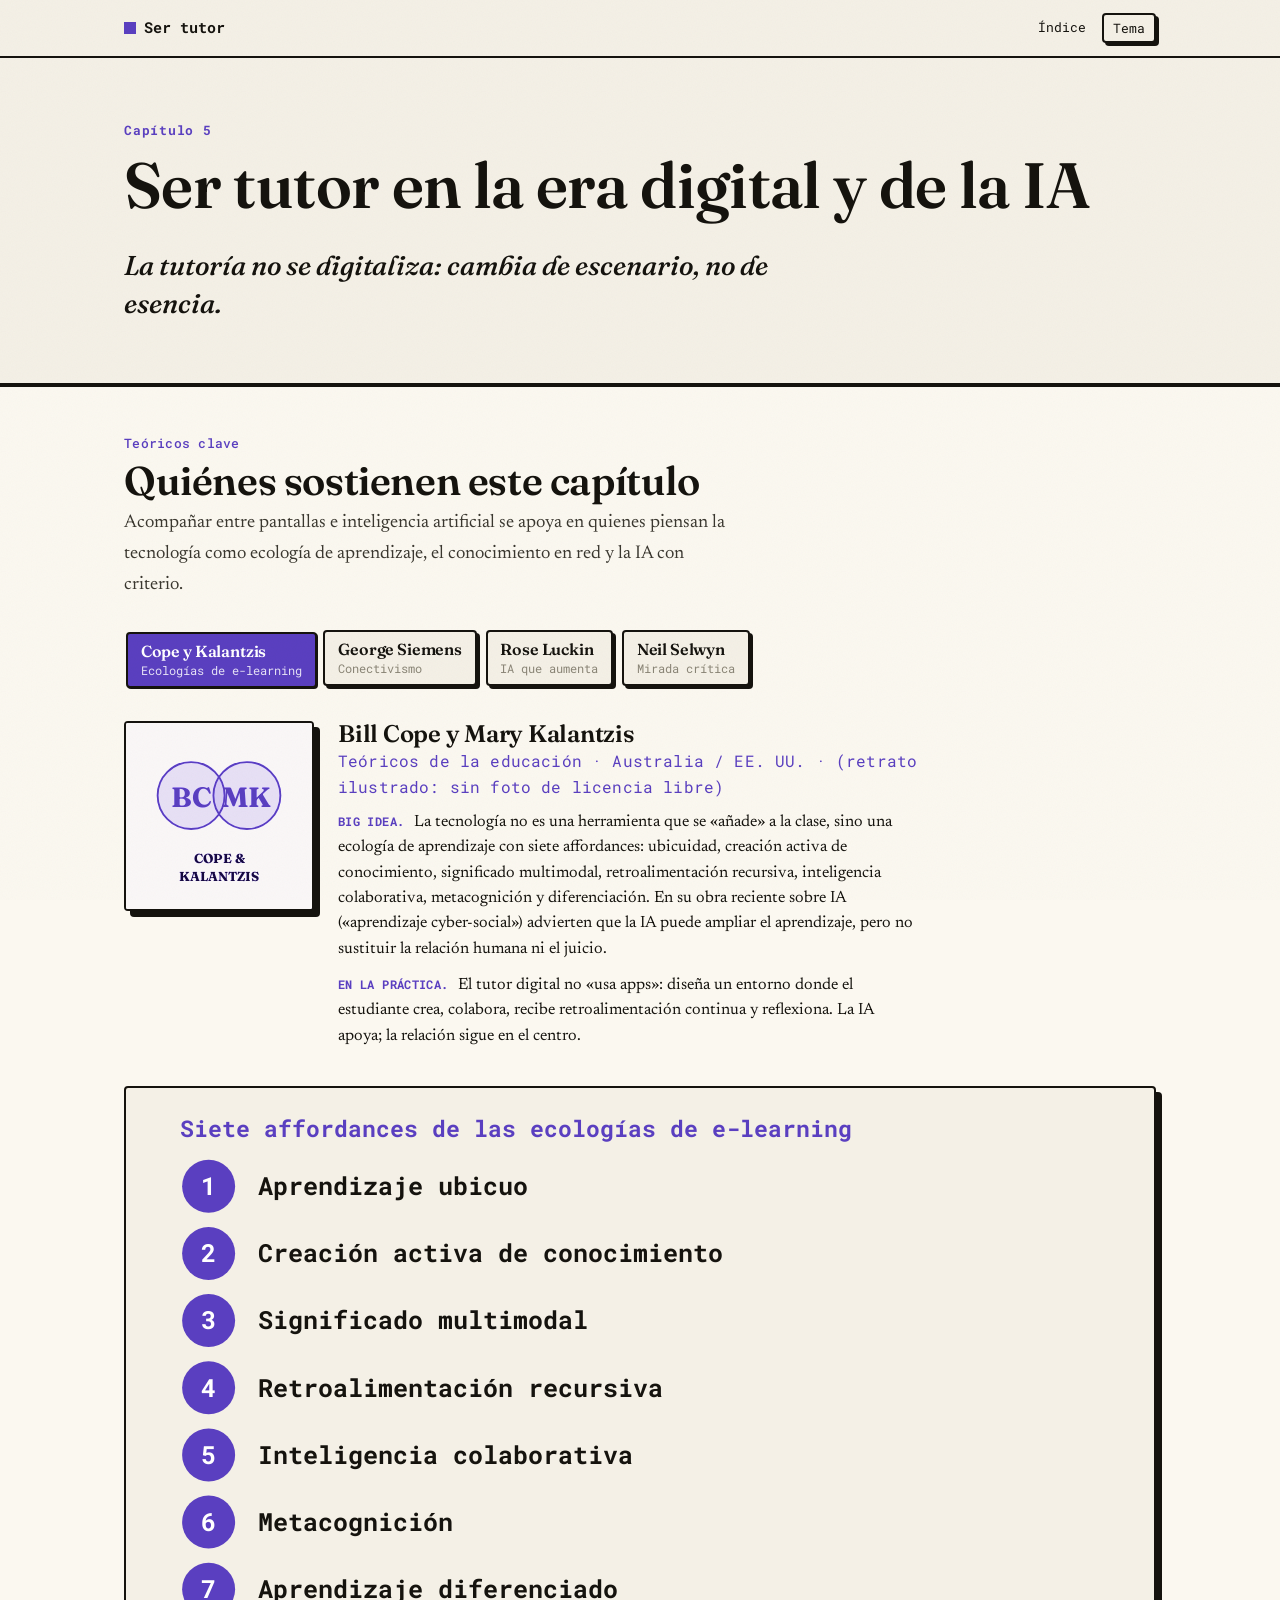
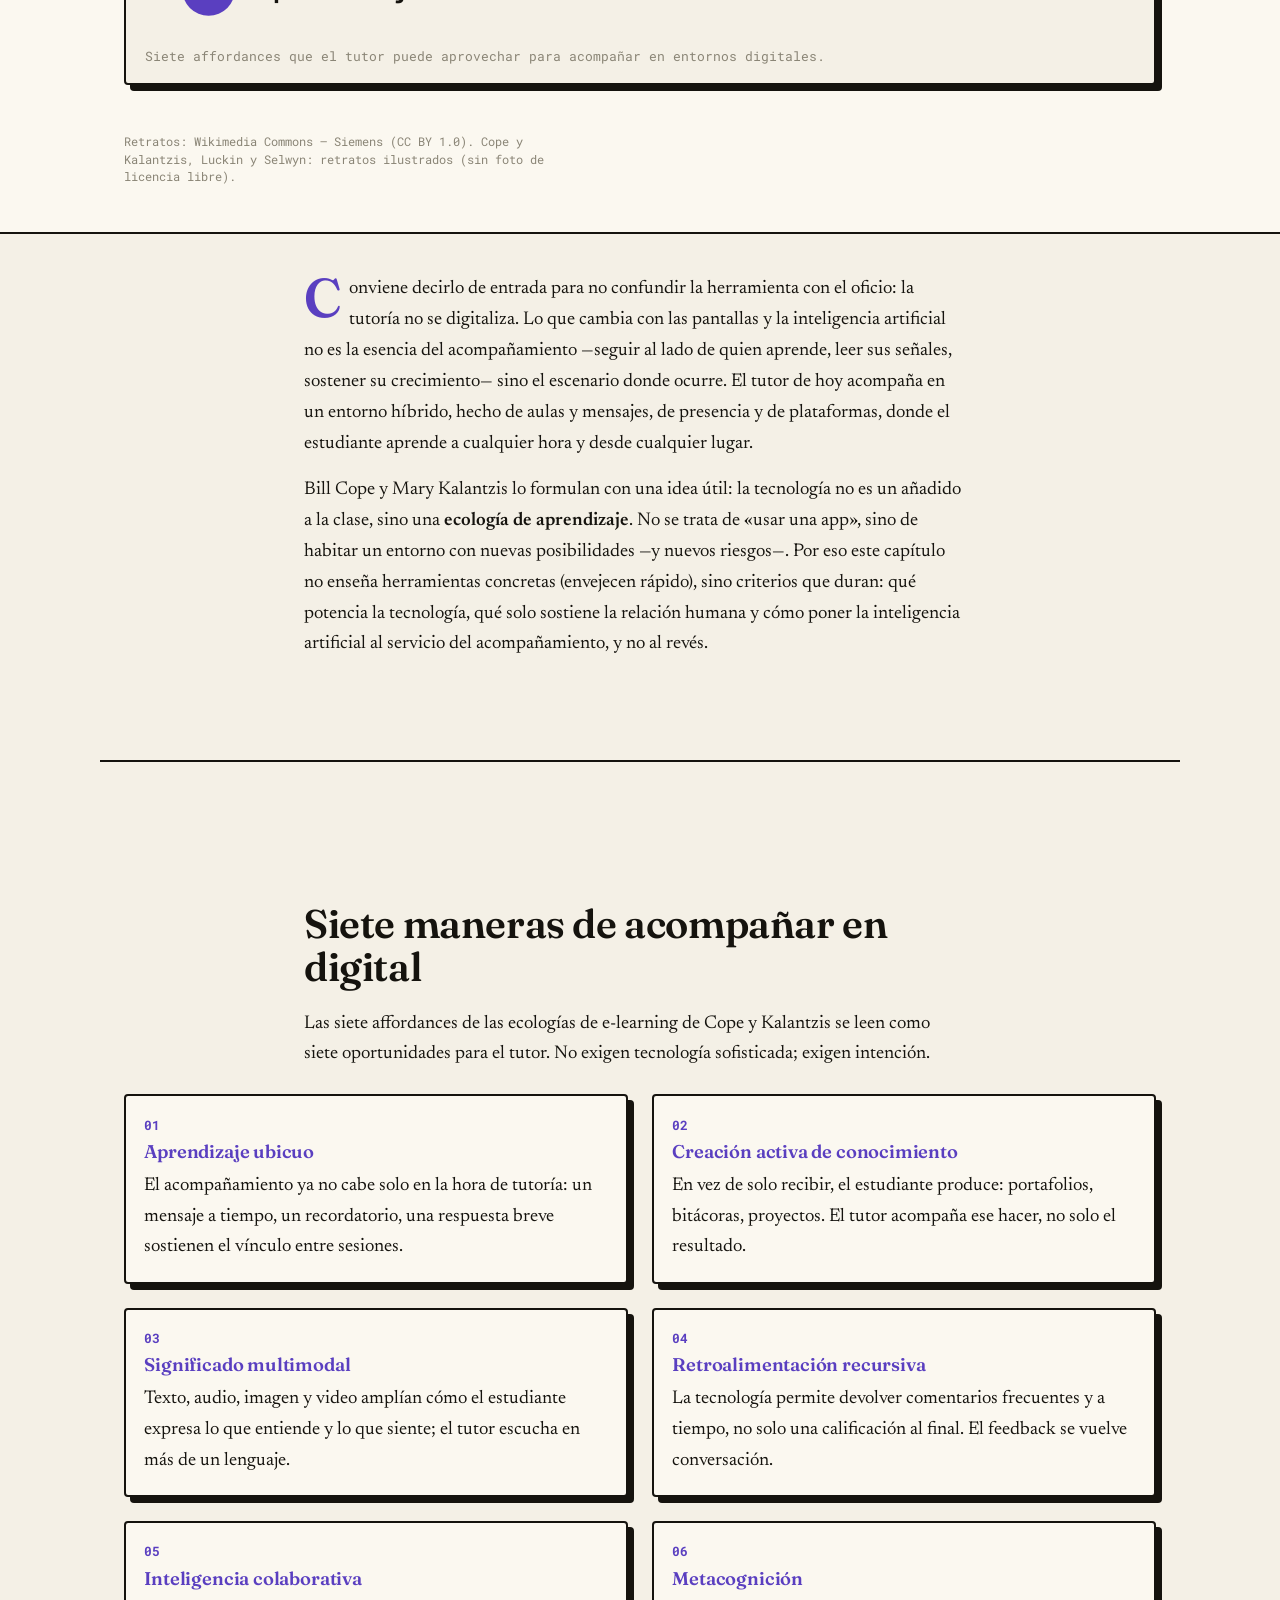
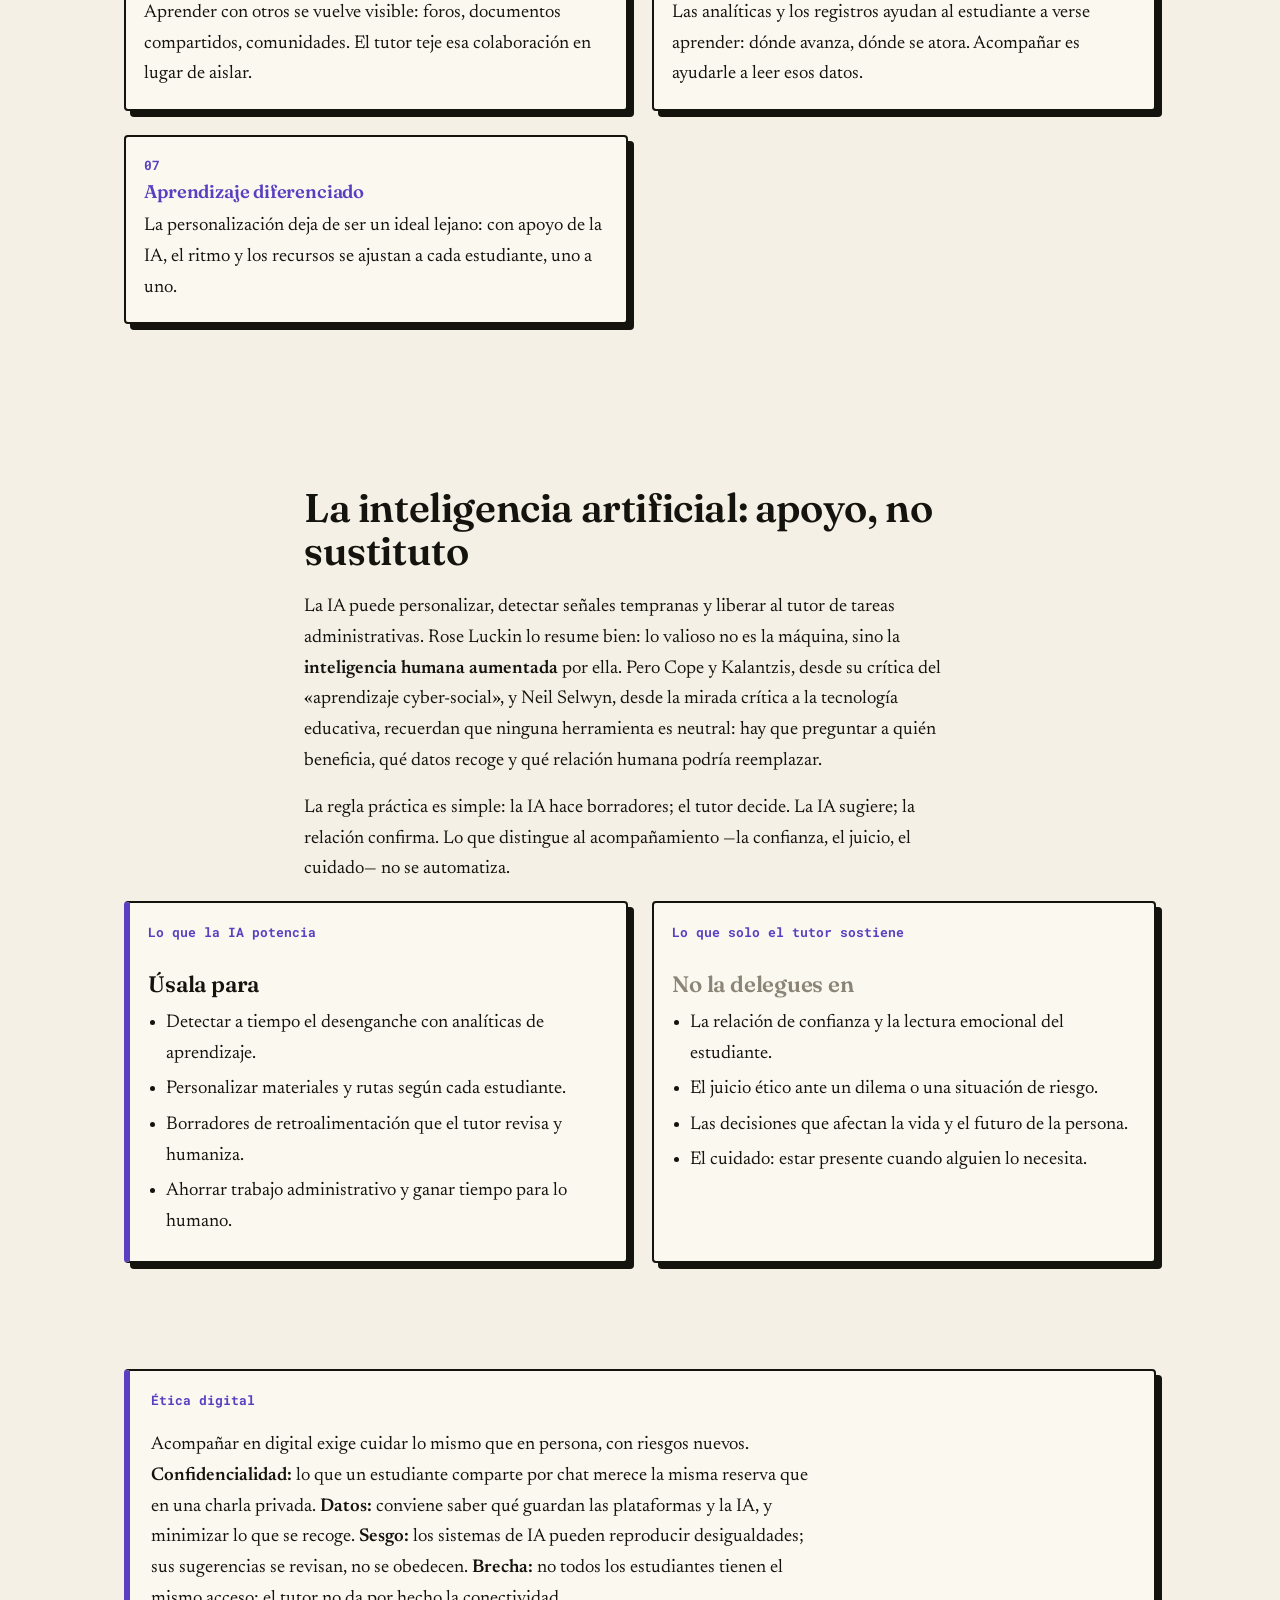
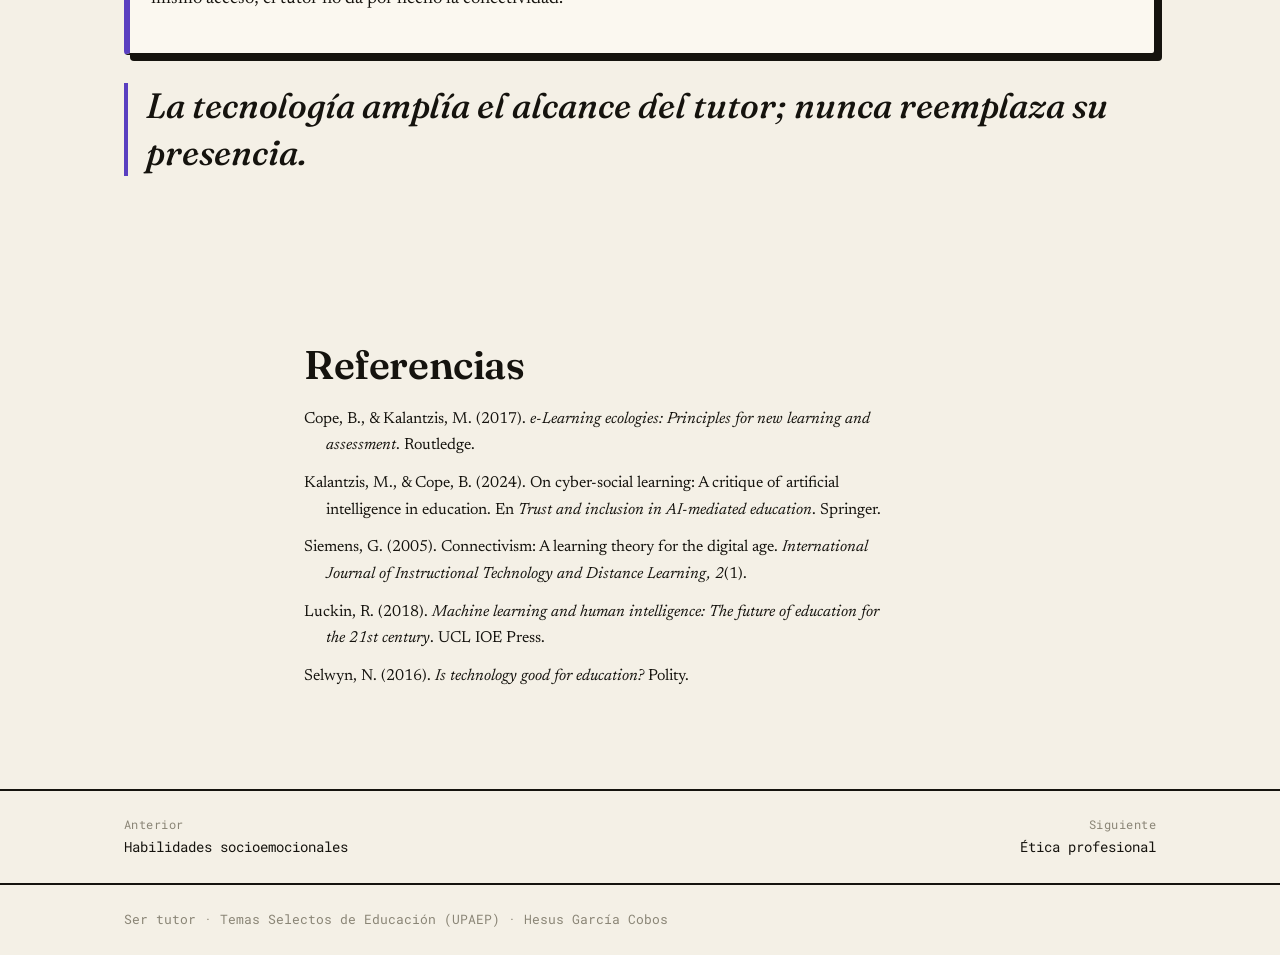
<file: docs/cap5.html>
<!doctype html>
<html lang="es" data-theme="light">
<head>
<meta charset="utf-8">
<meta name="viewport" content="width=device-width, initial-scale=1">
<meta name="description" content="Capítulo 5 de Ser tutor: acompañar en la era digital y de la inteligencia artificial. La tecnología como ecología de aprendizaje (Cope y Kalantzis), el conectivismo, la IA como apoyo y no sustituto, y la ética digital del acompañamiento.">
<title>Capítulo 5 · Ser tutor en la era digital y de la IA · Ser tutor</title>
<link rel="stylesheet" href="assets/book.css">
<style>
/* Layout particular del Capítulo 5 */
.aff{margin:var(--gap) 0}
.aff .card h3{margin-top:.1rem;font-size:1.15rem;color:var(--chap)}
.aff .card p{margin:.3rem 0 0}
.contrast .card--si{border-left:6px solid var(--chap)}
.contrast .card--no h3{color:var(--muted)}
.contrast ul{margin:.4rem 0 0;padding-left:1.1rem;max-width:none}
.contrast li{margin:.3rem 0}
</style>
</head>
<body style="--chap:var(--c5)">

<nav class="nav"><div class="wrap"><a class="nav__brand" href="index.html"><span class="sq"></span> Ser tutor</a><div class="nav__right"><a href="index.html#indice">Índice</a><button class="toggle" id="themeToggle" type="button">Tema</button></div></div></nav>

<header class="chead"><div class="wrap"><span class="chap-no">Capítulo 5</span><h1>Ser tutor en la era digital y de la IA</h1><p class="lead">La tutoría no se digitaliza: cambia de escenario, no de esencia.</p></div></header>

  <section class="theorists" aria-label="Teóricos clave del capítulo"><div class="wrap">
    <p class="eyebrow">Teóricos clave</p>
    <h2 class="th__h">Quiénes sostienen este capítulo</h2>
    <p class="th__sub">Acompañar entre pantallas e inteligencia artificial se apoya en quienes piensan la tecnología como ecología de aprendizaje, el conocimiento en red y la IA con criterio.</p>

    <div class="th" data-th>
      <div class="th__tabs" role="tablist" aria-label="Teóricos del capítulo 5">
        <button class="th__tab" role="tab" id="t5d-ck" aria-controls="p5d-ck"><span class="th__tabname">Cope y Kalantzis</span><span class="th__tabidea">Ecologías de e-learning</span></button>
        <button class="th__tab" role="tab" id="t5d-siemens" aria-controls="p5d-siemens"><span class="th__tabname">George Siemens</span><span class="th__tabidea">Conectivismo</span></button>
        <button class="th__tab" role="tab" id="t5d-luckin" aria-controls="p5d-luckin"><span class="th__tabname">Rose Luckin</span><span class="th__tabidea">IA que aumenta</span></button>
        <button class="th__tab" role="tab" id="t5d-selwyn" aria-controls="p5d-selwyn"><span class="th__tabname">Neil Selwyn</span><span class="th__tabidea">Mirada crítica</span></button>
      </div>

      <div class="th__panels">
        <article class="th__panel" role="tabpanel" id="p5d-ck" aria-labelledby="t5d-ck">
          <div class="th__media">
            <svg class="th__plate" viewBox="0 0 200 200" role="img" aria-label="Retrato ilustrado de Bill Cope y Mary Kalantzis">
              <rect width="200" height="200" fill="var(--paper-raised)"/>
              <circle cx="70" cy="78" r="36" fill="var(--chap)" opacity="0.12"/><circle cx="70" cy="78" r="36" fill="none" stroke="var(--chap)" stroke-width="2"/>
              <text x="70" y="90" text-anchor="middle" font-family="var(--font-display)" font-weight="700" font-size="30" fill="var(--chap)">BC</text>
              <circle cx="130" cy="78" r="36" fill="var(--chap)" opacity="0.12"/><circle cx="130" cy="78" r="36" fill="none" stroke="var(--chap)" stroke-width="2"/>
              <text x="130" y="90" text-anchor="middle" font-family="var(--font-display)" font-weight="700" font-size="30" fill="var(--chap)">MK</text>
              <text x="100" y="150" text-anchor="middle" font-family="var(--font-mono)" font-weight="700" font-size="14" fill="var(--ink)">COPE &amp;</text>
              <text x="100" y="170" text-anchor="middle" font-family="var(--font-mono)" font-weight="700" font-size="14" fill="var(--ink)">KALANTZIS</text>
            </svg>
          </div>
          <div class="th__content">
            <h3 class="th__name">Bill Cope y Mary Kalantzis</h3>
            <p class="th__role">Teóricos de la educación · Australia / EE. UU. · (retrato ilustrado: sin foto de licencia libre)</p>
            <p><span class="th__lead">Big idea.</span> La tecnología no es una herramienta que se «añade» a la clase, sino una ecología de aprendizaje con siete affordances: ubicuidad, creación activa de conocimiento, significado multimodal, retroalimentación recursiva, inteligencia colaborativa, metacognición y diferenciación. En su obra reciente sobre IA («aprendizaje cyber-social») advierten que la IA puede ampliar el aprendizaje, pero no sustituir la relación humana ni el juicio.</p>
            <p><span class="th__lead">En la práctica.</span> El tutor digital no «usa apps»: diseña un entorno donde el estudiante crea, colabora, recibe retroalimentación continua y reflexiona. La IA apoya; la relación sigue en el centro.</p>
          </div>
          <figure class="th__diagram">
            <svg viewBox="0 0 560 300" role="img" aria-label="Las siete affordances de las ecologías de e-learning">
              <text class="dg-ta" x="20" y="18">Siete affordances de las ecologías de e-learning</text>
              <g>
                <circle class="dg-fill" cx="36" cy="46" r="15"/><text class="dg-tw" x="36" y="51" text-anchor="middle">1</text><text class="dg-tb" x="64" y="51">Aprendizaje ubicuo</text>
                <circle class="dg-fill" cx="36" cy="84" r="15"/><text class="dg-tw" x="36" y="89" text-anchor="middle">2</text><text class="dg-tb" x="64" y="89">Creación activa de conocimiento</text>
                <circle class="dg-fill" cx="36" cy="122" r="15"/><text class="dg-tw" x="36" y="127" text-anchor="middle">3</text><text class="dg-tb" x="64" y="127">Significado multimodal</text>
                <circle class="dg-fill" cx="36" cy="160" r="15"/><text class="dg-tw" x="36" y="165" text-anchor="middle">4</text><text class="dg-tb" x="64" y="165">Retroalimentación recursiva</text>
                <circle class="dg-fill" cx="36" cy="198" r="15"/><text class="dg-tw" x="36" y="203" text-anchor="middle">5</text><text class="dg-tb" x="64" y="203">Inteligencia colaborativa</text>
                <circle class="dg-fill" cx="36" cy="236" r="15"/><text class="dg-tw" x="36" y="241" text-anchor="middle">6</text><text class="dg-tb" x="64" y="241">Metacognición</text>
                <circle class="dg-fill" cx="36" cy="274" r="15"/><text class="dg-tw" x="36" y="279" text-anchor="middle">7</text><text class="dg-tb" x="64" y="279">Aprendizaje diferenciado</text>
              </g>
            </svg>
            <figcaption>Siete affordances que el tutor puede aprovechar para acompañar en entornos digitales.</figcaption>
          </figure>
        </article>

        <article class="th__panel" role="tabpanel" id="p5d-siemens" aria-labelledby="t5d-siemens">
          <div class="th__media"><img src="assets/img/theorists/siemens.jpg" alt="Retrato de George Siemens" loading="lazy" width="500" height="375"></div>
          <div class="th__content">
            <h3 class="th__name">George Siemens <span class="th__years">1970–</span></h3>
            <p class="th__role">Teórico del aprendizaje digital · Canadá</p>
            <p><span class="th__lead">Big idea.</span> El conectivismo: en la era digital, aprender es saber conectar y sostener nodos —personas, fuentes, comunidades—. El conocimiento está distribuido en la red; importa tanto qué se sabe como saber dónde y con quién aprender.</p>
            <p><span class="th__lead">En la práctica.</span> El tutor ayuda a tejer la red de aprendizaje del estudiante: a quién preguntar, qué fuentes confiar, cómo participar en comunidades. Acompañar también es enseñar a conectarse.</p>
          </div>
          <figure class="th__diagram">
            <svg viewBox="0 0 560 260" role="img" aria-label="El aprendizaje como red de conexiones">
              <g class="dg-line" opacity="0.5"><line x1="380" y1="125" x2="330" y2="38"/><line x1="330" y1="38" x2="230" y2="38"/><line x1="180" y1="125" x2="230" y2="212"/><line x1="380" y1="125" x2="330" y2="212"/></g>
              <g class="dg-acc"><line x1="280" y1="125" x2="380" y2="125"/><line x1="280" y1="125" x2="330" y2="212"/><line x1="280" y1="125" x2="230" y2="212"/><line x1="280" y1="125" x2="180" y2="125"/><line x1="280" y1="125" x2="230" y2="38"/><line x1="280" y1="125" x2="330" y2="38"/></g>
              <circle class="dg-soft" cx="380" cy="125" r="30"/><text class="dg-tm" x="380" y="129" text-anchor="middle">Fuentes</text>
              <circle class="dg-soft" cx="330" cy="212" r="30"/><text class="dg-tm" x="330" y="216" text-anchor="middle">Comuni-</text>
              <circle class="dg-soft" cx="230" cy="212" r="30"/><text class="dg-tm" x="230" y="216" text-anchor="middle">Pares</text>
              <circle class="dg-soft" cx="180" cy="125" r="30"/><text class="dg-tm" x="180" y="129" text-anchor="middle">Docentes</text>
              <circle class="dg-soft" cx="230" cy="38" r="30"/><text class="dg-tm" x="230" y="42" text-anchor="middle">IA</text>
              <circle class="dg-soft" cx="330" cy="38" r="30"/><text class="dg-tm" x="330" y="42" text-anchor="middle">Recursos</text>
              <circle class="dg-fill" cx="280" cy="125" r="38"/><text class="dg-tw" x="280" y="130" text-anchor="middle">Estudiante</text>
            </svg>
            <figcaption>Aprender en digital es conectar y cuidar una red de personas, fuentes y comunidades.</figcaption>
          </figure>
        </article>

        <article class="th__panel" role="tabpanel" id="p5d-luckin" aria-labelledby="t5d-luckin">
          <div class="th__media">
            <svg class="th__plate" viewBox="0 0 200 200" role="img" aria-label="Retrato ilustrado de Rose Luckin">
              <rect width="200" height="200" fill="var(--paper-raised)"/>
              <circle cx="100" cy="90" r="56" fill="var(--chap)" opacity="0.12"/>
              <circle cx="100" cy="90" r="56" fill="none" stroke="var(--chap)" stroke-width="2"/>
              <text x="100" y="106" text-anchor="middle" font-family="var(--font-display)" font-weight="700" font-size="52" fill="var(--chap)">RL</text>
              <text x="100" y="176" text-anchor="middle" font-family="var(--font-mono)" font-weight="700" font-size="16" fill="var(--ink)">LUCKIN</text>
            </svg>
          </div>
          <div class="th__content">
            <h3 class="th__name">Rose Luckin <span class="th__years">1960–</span></h3>
            <p class="th__role">Investigadora de IA en educación · Reino Unido · (retrato ilustrado: sin foto de licencia libre)</p>
            <p><span class="th__lead">Big idea.</span> La IA en educación debe aumentar la inteligencia humana, no sustituirla: sirve para personalizar, hacer visible el proceso de aprendizaje y liberar tiempo del docente para lo que solo lo humano hace. Lo valioso es la «inteligencia humana aumentada».</p>
            <p><span class="th__lead">En la práctica.</span> El tutor usa la IA para detectar señales tempranas, personalizar y ahorrar trabajo administrativo, y dedica el tiempo ganado a la relación y al acompañamiento.</p>
          </div>
          <figure class="th__diagram">
            <svg viewBox="0 0 560 200" role="img" aria-label="La IA aumenta la labor del tutor en lugar de sustituirla">
              <rect class="dg-soft" x="16" y="32" width="180" height="54" rx="8"/><text class="dg-tb" x="106" y="55" text-anchor="middle">IA</text><text class="dg-tm" x="106" y="73" text-anchor="middle">datos · personalización · escala</text>
              <rect class="dg-soft" x="16" y="114" width="180" height="54" rx="8"/><text class="dg-tb" x="106" y="137" text-anchor="middle">Tutor</text><text class="dg-tm" x="106" y="155" text-anchor="middle">juicio · relación · ética</text>
              <path class="dg-acc" d="M196 59 C 250 59,250 100,300 100"/><path class="dg-acc" d="M196 141 C 250 141,250 100,300 100"/>
              <path class="dg-fill" d="M306 100 l-12 -5 l0 10 z"/>
              <rect class="dg-fill" x="308" y="72" width="236" height="56" rx="8"/><text class="dg-tw" x="426" y="96" text-anchor="middle">Inteligencia humana</text><text class="dg-tw" x="426" y="114" text-anchor="middle">aumentada</text>
            </svg>
            <figcaption>La IA suma capacidad; el juicio y la relación del tutor siguen siendo insustituibles.</figcaption>
          </figure>
        </article>

        <article class="th__panel" role="tabpanel" id="p5d-selwyn" aria-labelledby="t5d-selwyn">
          <div class="th__media">
            <svg class="th__plate" viewBox="0 0 200 200" role="img" aria-label="Retrato ilustrado de Neil Selwyn">
              <rect width="200" height="200" fill="var(--paper-raised)"/>
              <circle cx="100" cy="90" r="56" fill="var(--chap)" opacity="0.12"/>
              <circle cx="100" cy="90" r="56" fill="none" stroke="var(--chap)" stroke-width="2"/>
              <text x="100" y="106" text-anchor="middle" font-family="var(--font-display)" font-weight="700" font-size="52" fill="var(--chap)">NS</text>
              <text x="100" y="176" text-anchor="middle" font-family="var(--font-mono)" font-weight="700" font-size="16" fill="var(--ink)">SELWYN</text>
            </svg>
          </div>
          <div class="th__content">
            <h3 class="th__name">Neil Selwyn <span class="th__years">1971–</span></h3>
            <p class="th__role">Investigador crítico de tecnología educativa · Reino Unido / Australia · (retrato ilustrado: sin foto de licencia libre)</p>
            <p><span class="th__lead">Big idea.</span> La tecnología educativa no es neutral: detrás hay intereses, datos y efectos. Conviene preguntar a quién beneficia, qué se recoge y qué se pierde. El entusiasmo no sustituye al juicio crítico.</p>
            <p><span class="th__lead">En la práctica.</span> Antes de adoptar una herramienta, el tutor pregunta: ¿protege los datos del estudiante?, ¿reduce o amplía desigualdades?, ¿sustituye relación por automatización? Criterio antes que moda.</p>
          </div>
          <figure class="th__diagram">
            <svg viewBox="0 0 560 230" role="img" aria-label="Preguntas críticas antes de adoptar una tecnología">
              <text class="dg-ta" x="20" y="20">Preguntar antes de adoptar</text>
              <g>
                <circle class="dg-soft" cx="38" cy="56" r="16"/><text class="dg-tb" x="38" y="61" text-anchor="middle">?</text><text class="dg-tb" x="66" y="61">¿A quién beneficia de verdad?</text>
                <circle class="dg-soft" cx="38" cy="104" r="16"/><text class="dg-tb" x="38" y="109" text-anchor="middle">?</text><text class="dg-tb" x="66" y="109">¿Qué datos del estudiante recoge?</text>
                <circle class="dg-soft" cx="38" cy="152" r="16"/><text class="dg-tb" x="38" y="157" text-anchor="middle">?</text><text class="dg-tb" x="66" y="157">¿Reduce o amplía la desigualdad?</text>
                <circle class="dg-soft" cx="38" cy="200" r="16"/><text class="dg-tb" x="38" y="205" text-anchor="middle">?</text><text class="dg-tb" x="66" y="205">¿Qué relación humana se pierde?</text>
              </g>
            </svg>
            <figcaption>Cuatro preguntas para elegir tecnología con criterio, no por moda.</figcaption>
          </figure>
        </article>
      </div>
    </div>

    <p class="th__credit">Retratos: Wikimedia Commons — Siemens (CC BY 1.0). Cope y Kalantzis, Luckin y Selwyn: retratos ilustrados (sin foto de licencia libre).</p>
  </div></section>

  <main>
    <section>
      <div class="wrap wrap--narrow prose">
        <p class="dropcap">Conviene decirlo de entrada para no confundir la herramienta con el oficio: la tutoría no se digitaliza. Lo que cambia con las pantallas y la inteligencia artificial no es la esencia del acompañamiento —seguir al lado de quien aprende, leer sus señales, sostener su crecimiento— sino el escenario donde ocurre. El tutor de hoy acompaña en un entorno híbrido, hecho de aulas y mensajes, de presencia y de plataformas, donde el estudiante aprende a cualquier hora y desde cualquier lugar.</p>
        <p>Bill Cope y Mary Kalantzis lo formulan con una idea útil: la tecnología no es un añadido a la clase, sino una <strong>ecología de aprendizaje</strong>. No se trata de «usar una app», sino de habitar un entorno con nuevas posibilidades —y nuevos riesgos—. Por eso este capítulo no enseña herramientas concretas (envejecen rápido), sino criterios que duran: qué potencia la tecnología, qué solo sostiene la relación humana y cómo poner la inteligencia artificial al servicio del acompañamiento, y no al revés.</p>
      </div>
    </section>

    <hr class="rule" style="max-width:var(--maxw);margin-left:auto;margin-right:auto">

    <section>
      <div class="wrap wrap--narrow prose">
        <h2>Siete maneras de acompañar en digital</h2>
        <p>Las siete affordances de las ecologías de e-learning de Cope y Kalantzis se leen como siete oportunidades para el tutor. No exigen tecnología sofisticada; exigen intención.</p>
      </div>
      <div class="wrap">
        <div class="grid grid--2 aff">
          <div class="card"><span class="tag">01</span><h3>Aprendizaje ubicuo</h3><p>El acompañamiento ya no cabe solo en la hora de tutoría: un mensaje a tiempo, un recordatorio, una respuesta breve sostienen el vínculo entre sesiones.</p></div>
          <div class="card"><span class="tag">02</span><h3>Creación activa de conocimiento</h3><p>En vez de solo recibir, el estudiante produce: portafolios, bitácoras, proyectos. El tutor acompaña ese hacer, no solo el resultado.</p></div>
          <div class="card"><span class="tag">03</span><h3>Significado multimodal</h3><p>Texto, audio, imagen y video amplían cómo el estudiante expresa lo que entiende y lo que siente; el tutor escucha en más de un lenguaje.</p></div>
          <div class="card"><span class="tag">04</span><h3>Retroalimentación recursiva</h3><p>La tecnología permite devolver comentarios frecuentes y a tiempo, no solo una calificación al final. El feedback se vuelve conversación.</p></div>
          <div class="card"><span class="tag">05</span><h3>Inteligencia colaborativa</h3><p>Aprender con otros se vuelve visible: foros, documentos compartidos, comunidades. El tutor teje esa colaboración en lugar de aislar.</p></div>
          <div class="card"><span class="tag">06</span><h3>Metacognición</h3><p>Las analíticas y los registros ayudan al estudiante a verse aprender: dónde avanza, dónde se atora. Acompañar es ayudarle a leer esos datos.</p></div>
          <div class="card"><span class="tag">07</span><h3>Aprendizaje diferenciado</h3><p>La personalización deja de ser un ideal lejano: con apoyo de la IA, el ritmo y los recursos se ajustan a cada estudiante, uno a uno.</p></div>
        </div>
      </div>
    </section>

    <section>
      <div class="wrap wrap--narrow prose">
        <h2>La inteligencia artificial: apoyo, no sustituto</h2>
        <p>La IA puede personalizar, detectar señales tempranas y liberar al tutor de tareas administrativas. Rose Luckin lo resume bien: lo valioso no es la máquina, sino la <strong>inteligencia humana aumentada</strong> por ella. Pero Cope y Kalantzis, desde su crítica del «aprendizaje cyber-social», y Neil Selwyn, desde la mirada crítica a la tecnología educativa, recuerdan que ninguna herramienta es neutral: hay que preguntar a quién beneficia, qué datos recoge y qué relación humana podría reemplazar.</p>
        <p>La regla práctica es simple: la IA hace borradores; el tutor decide. La IA sugiere; la relación confirma. Lo que distingue al acompañamiento —la confianza, el juicio, el cuidado— no se automatiza.</p>
      </div>
      <div class="wrap">
        <div class="grid grid--2 contrast">
          <div class="card card--si">
            <span class="tag">Lo que la IA potencia</span>
            <h3>Úsala para</h3>
            <ul>
              <li>Detectar a tiempo el desenganche con analíticas de aprendizaje.</li>
              <li>Personalizar materiales y rutas según cada estudiante.</li>
              <li>Borradores de retroalimentación que el tutor revisa y humaniza.</li>
              <li>Ahorrar trabajo administrativo y ganar tiempo para lo humano.</li>
            </ul>
          </div>
          <div class="card card--no">
            <span class="tag">Lo que solo el tutor sostiene</span>
            <h3>No la delegues en</h3>
            <ul>
              <li>La relación de confianza y la lectura emocional del estudiante.</li>
              <li>El juicio ético ante un dilema o una situación de riesgo.</li>
              <li>Las decisiones que afectan la vida y el futuro de la persona.</li>
              <li>El cuidado: estar presente cuando alguien lo necesita.</li>
            </ul>
          </div>
        </div>
      </div>
    </section>

    <section>
      <div class="wrap">
        <div class="box box--accent">
          <span class="tag">Ética digital</span>
          <p>Acompañar en digital exige cuidar lo mismo que en persona, con riesgos nuevos. <strong>Confidencialidad:</strong> lo que un estudiante comparte por chat merece la misma reserva que en una charla privada. <strong>Datos:</strong> conviene saber qué guardan las plataformas y la IA, y minimizar lo que se recoge. <strong>Sesgo:</strong> los sistemas de IA pueden reproducir desigualdades; sus sugerencias se revisan, no se obedecen. <strong>Brecha:</strong> no todos los estudiantes tienen el mismo acceso; el tutor no da por hecho la conectividad.</p>
        </div>
      </div>
      <div class="wrap">
        <blockquote class="quote">La tecnología amplía el alcance del tutor; nunca reemplaza su presencia.</blockquote>
      </div>
    </section>

    <section>
      <div class="wrap wrap--narrow refs">
        <h2>Referencias</h2>
        <p>Cope, B., &amp; Kalantzis, M. (2017). <em>e-Learning ecologies: Principles for new learning and assessment</em>. Routledge.</p>
        <p>Kalantzis, M., &amp; Cope, B. (2024). On cyber-social learning: A critique of artificial intelligence in education. En <em>Trust and inclusion in AI-mediated education</em>. Springer.</p>
        <p>Siemens, G. (2005). Connectivism: A learning theory for the digital age. <em>International Journal of Instructional Technology and Distance Learning, 2</em>(1).</p>
        <p>Luckin, R. (2018). <em>Machine learning and human intelligence: The future of education for the 21st century</em>. UCL IOE Press.</p>
        <p>Selwyn, N. (2016). <em>Is technology good for education?</em> Polity.</p>
      </div>
    </section>
  </main>

  <nav class="pager"><div class="wrap"><a href="cap4.html"><span class="dir">Anterior</span>Habilidades socioemocionales</a><a class="nx" href="cap6.html"><span class="dir">Siguiente</span>Ética profesional</a></div></nav>

  <footer class="foot"><div class="wrap">Ser tutor · Temas Selectos de Educación (UPAEP) · Hesus García Cobos</div></footer>

  <script src="assets/book.js"></script>
</body>
</html>
</file>
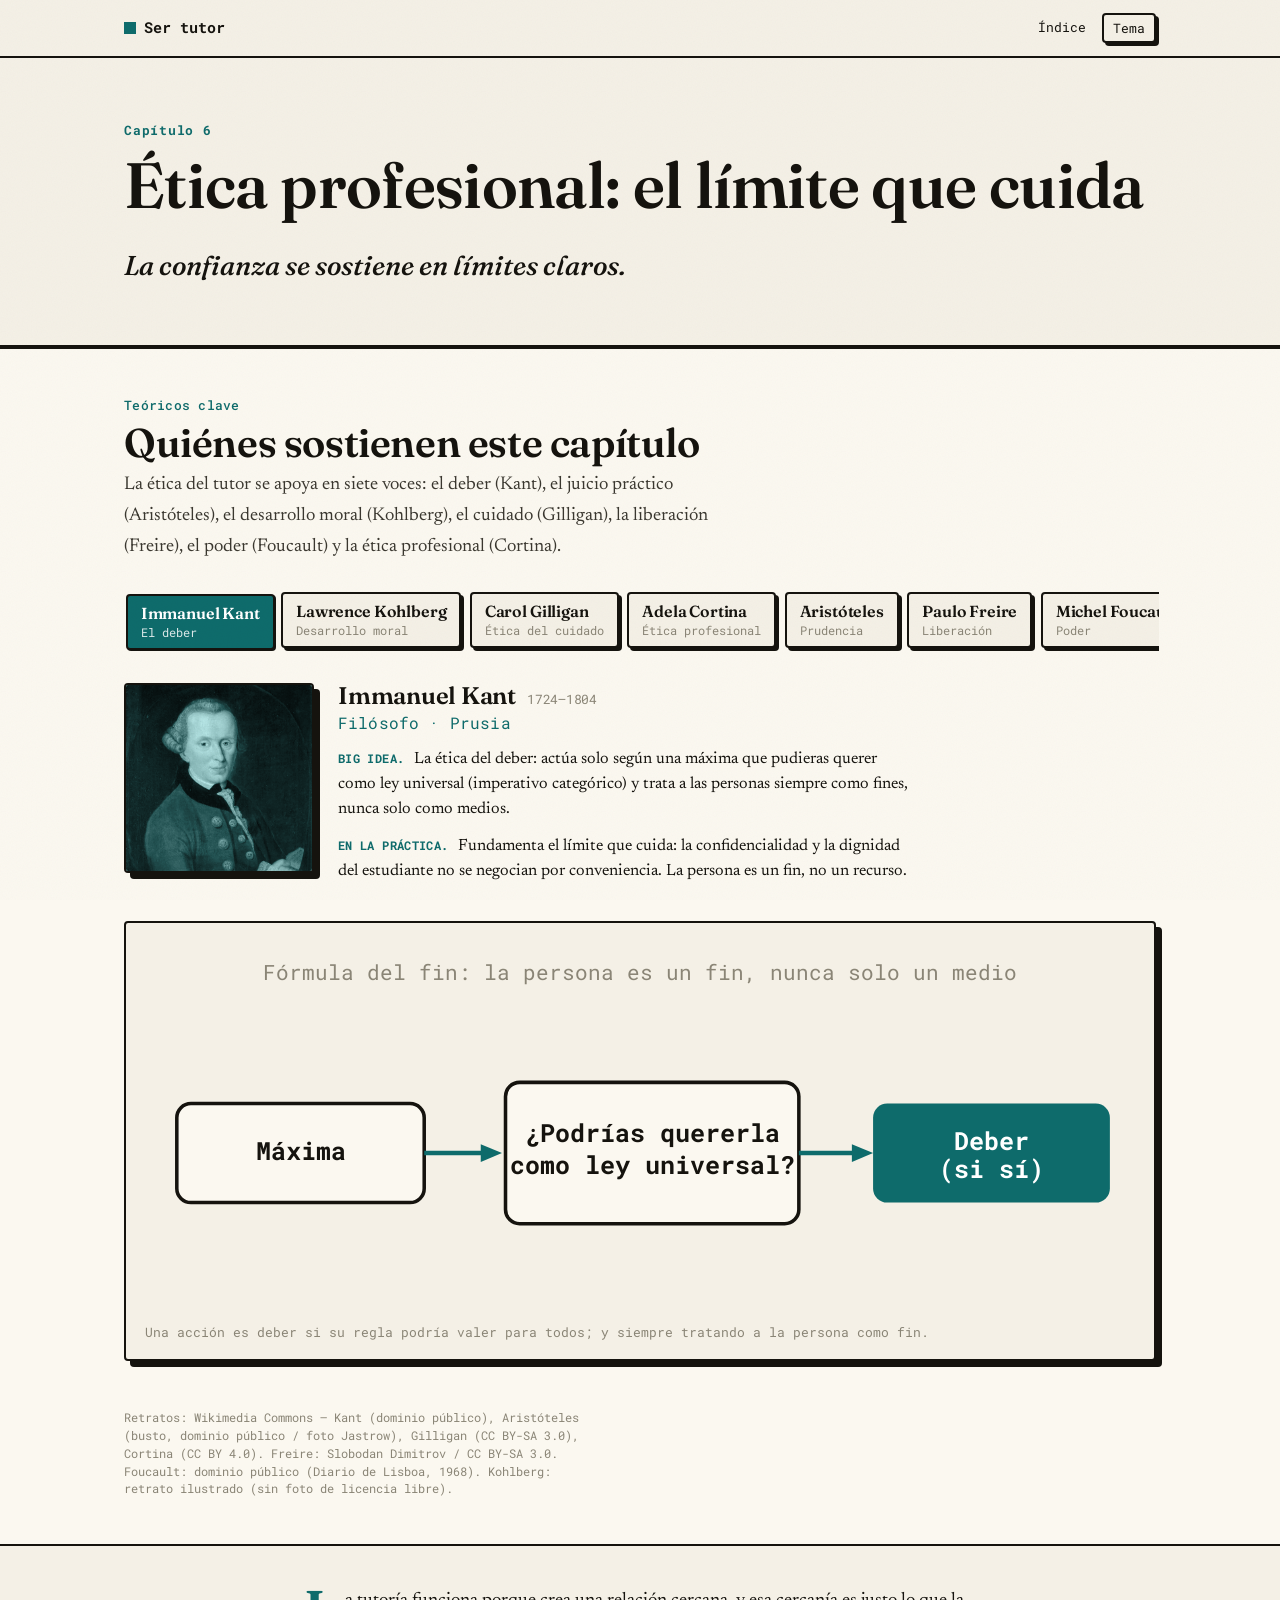
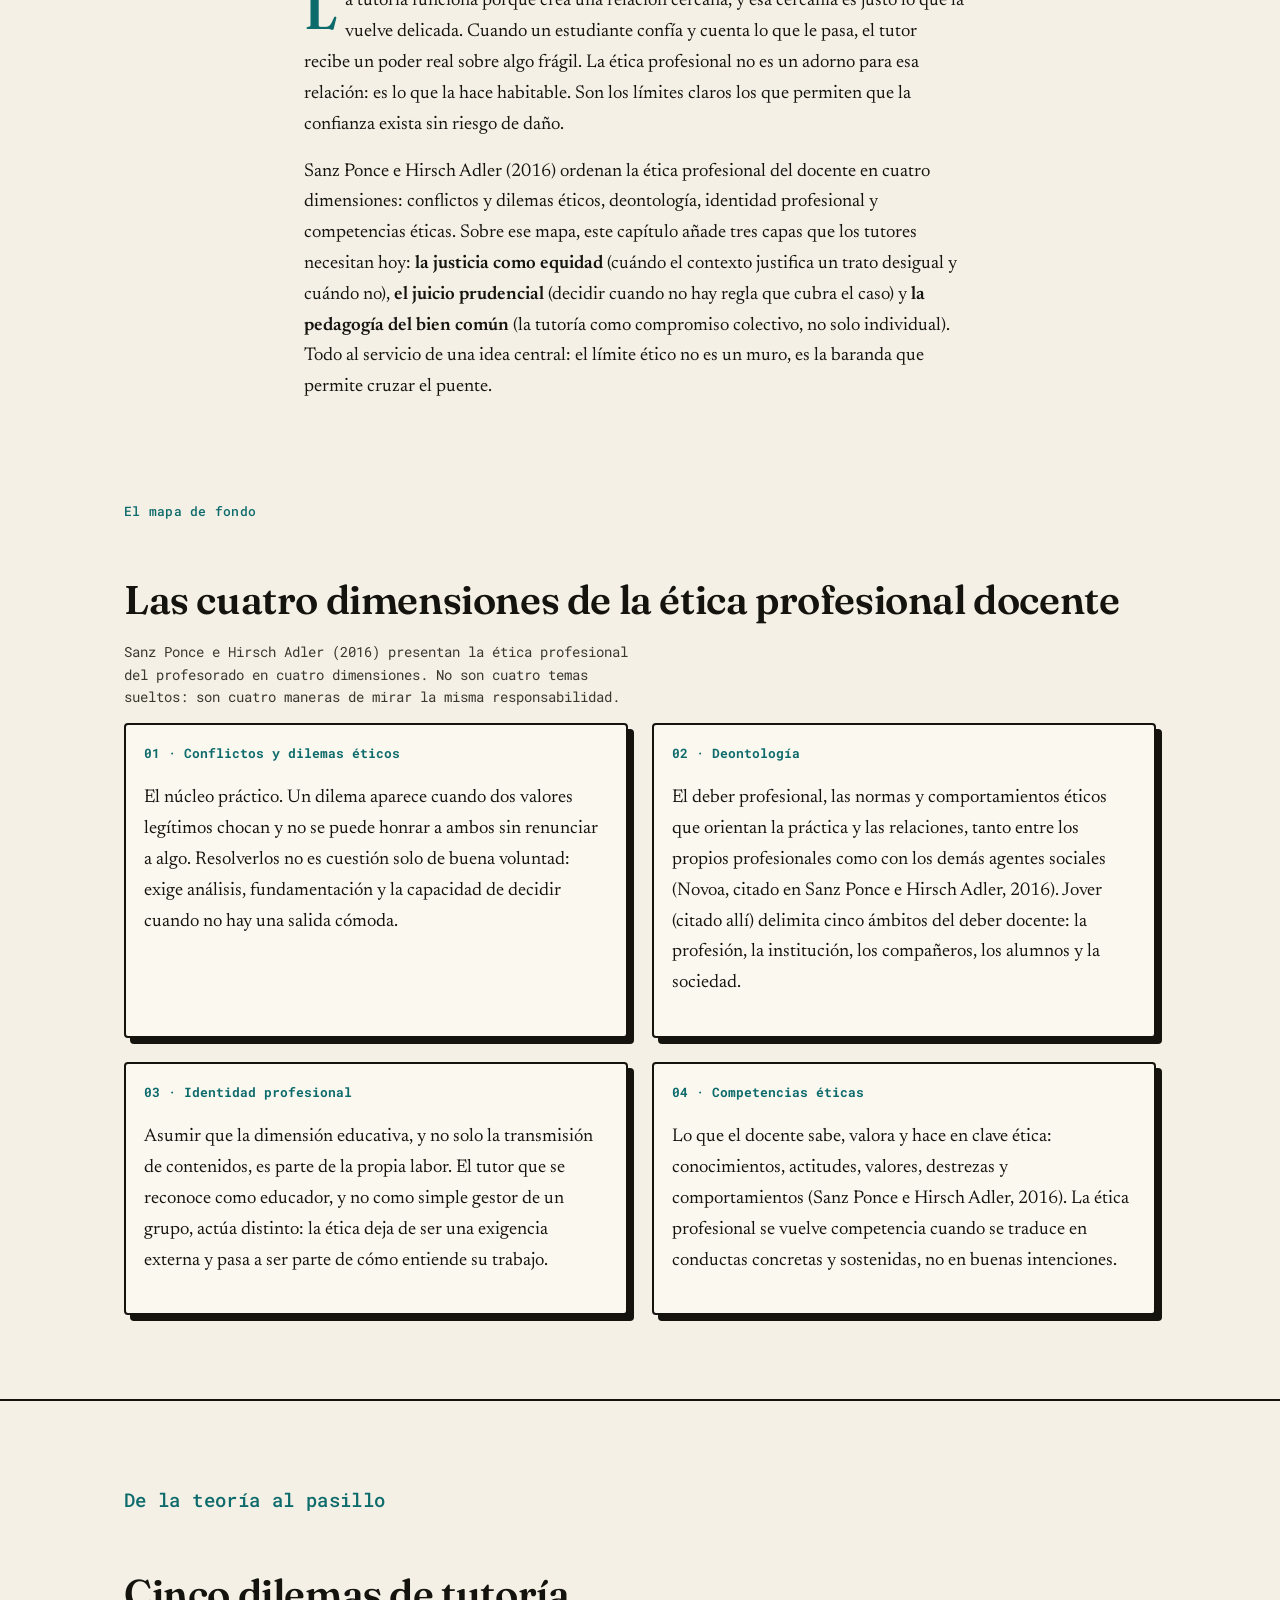
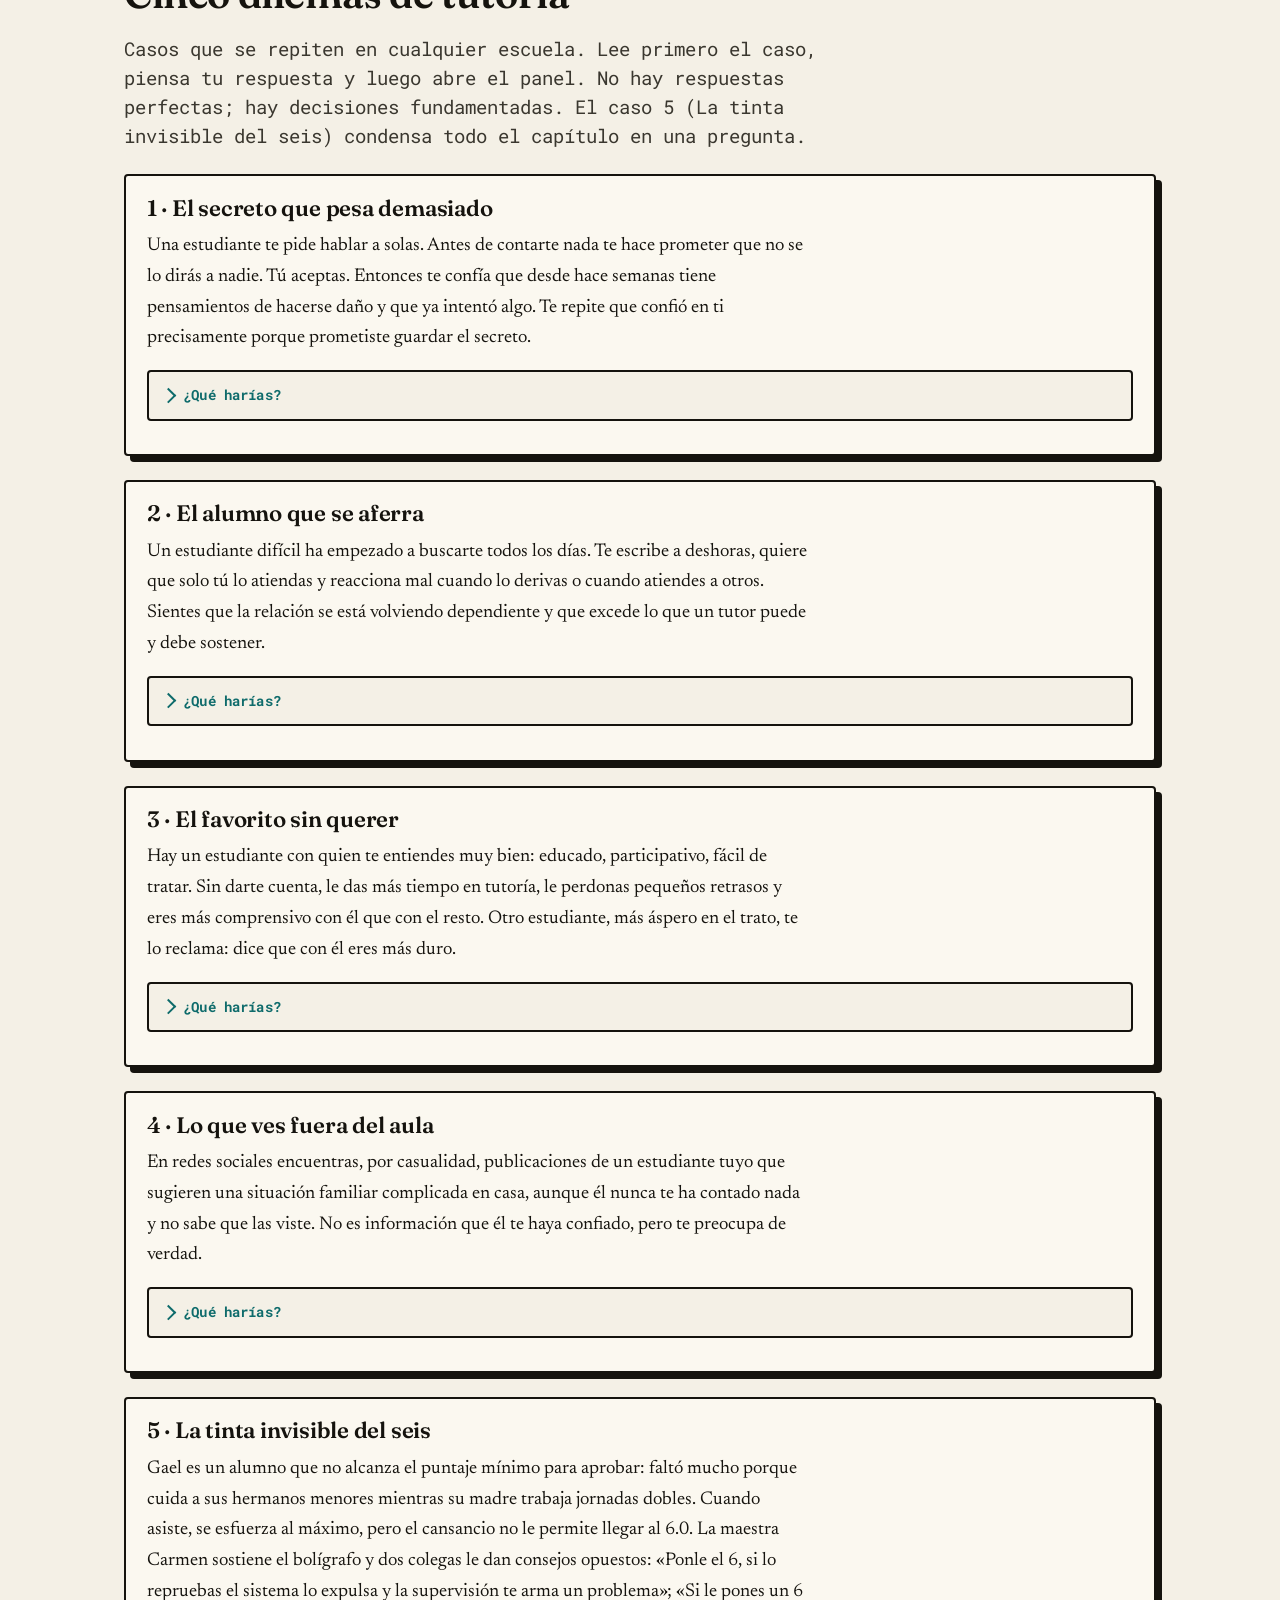
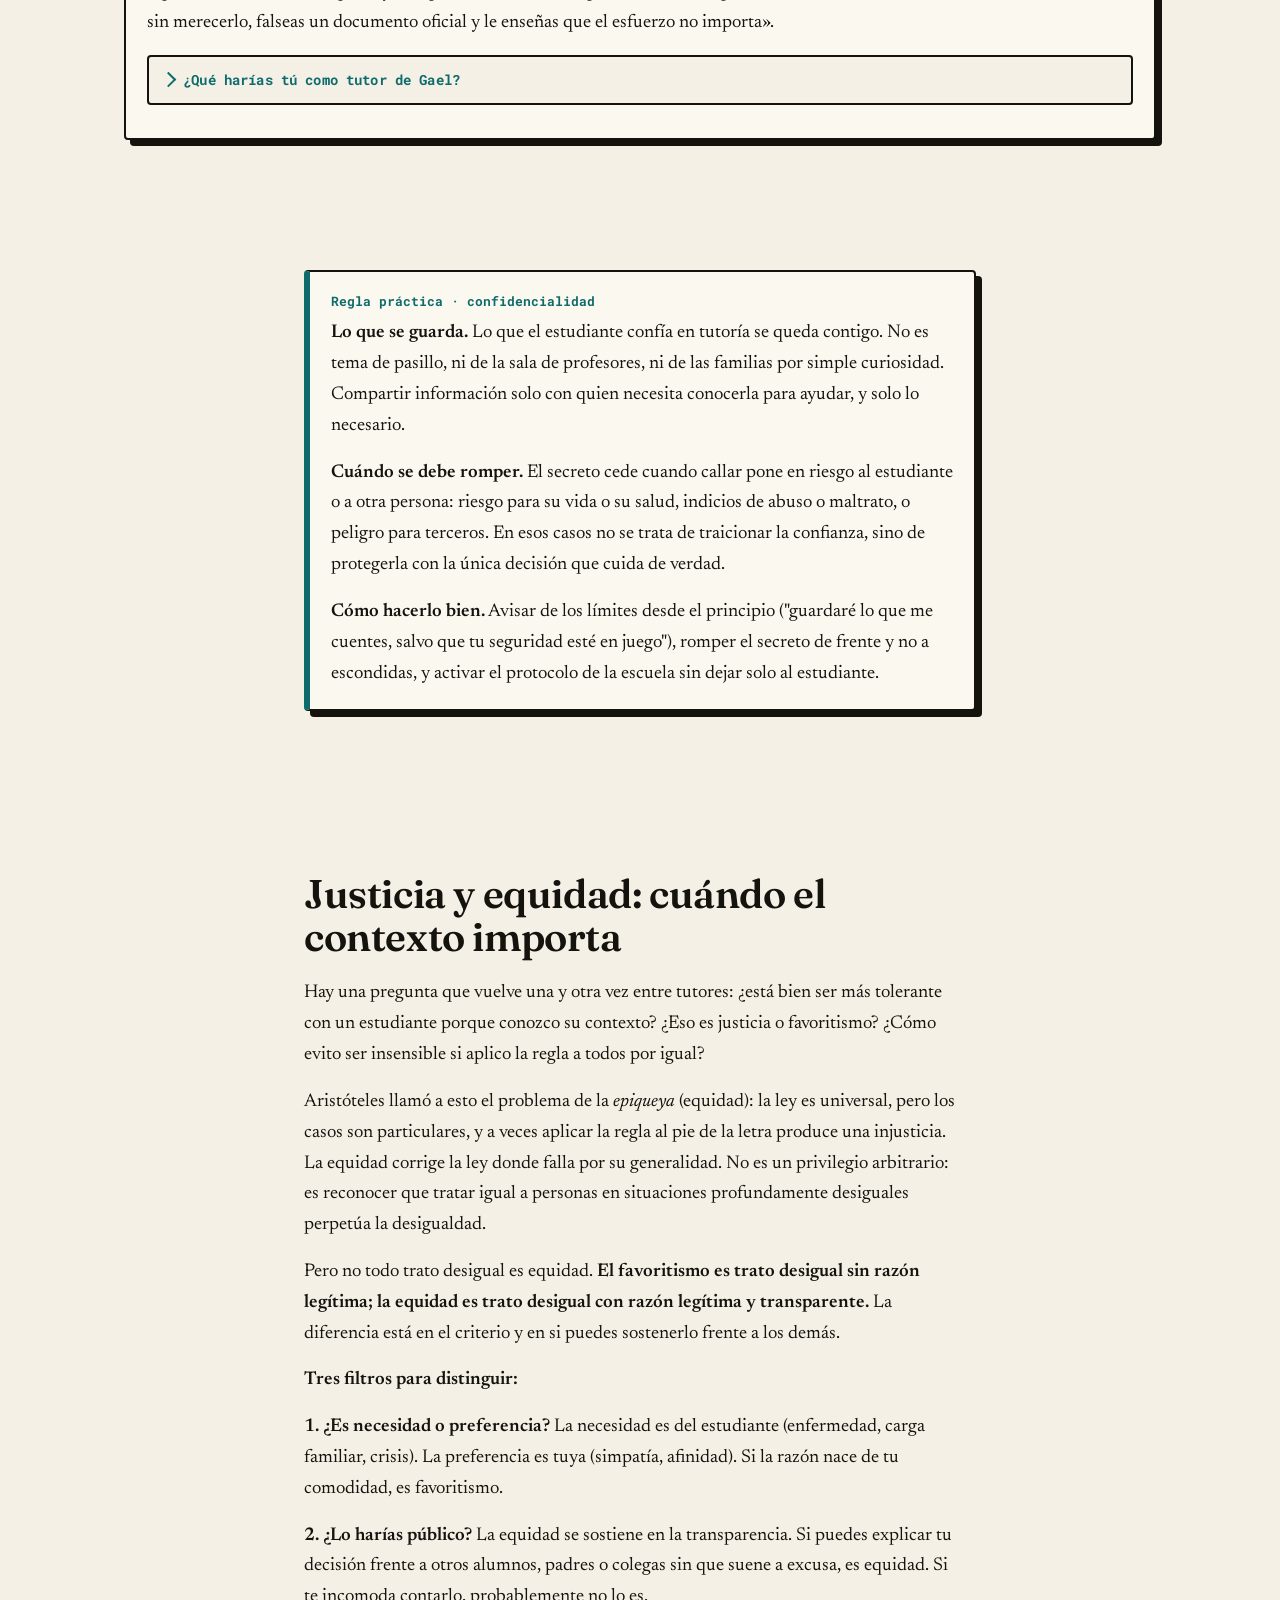
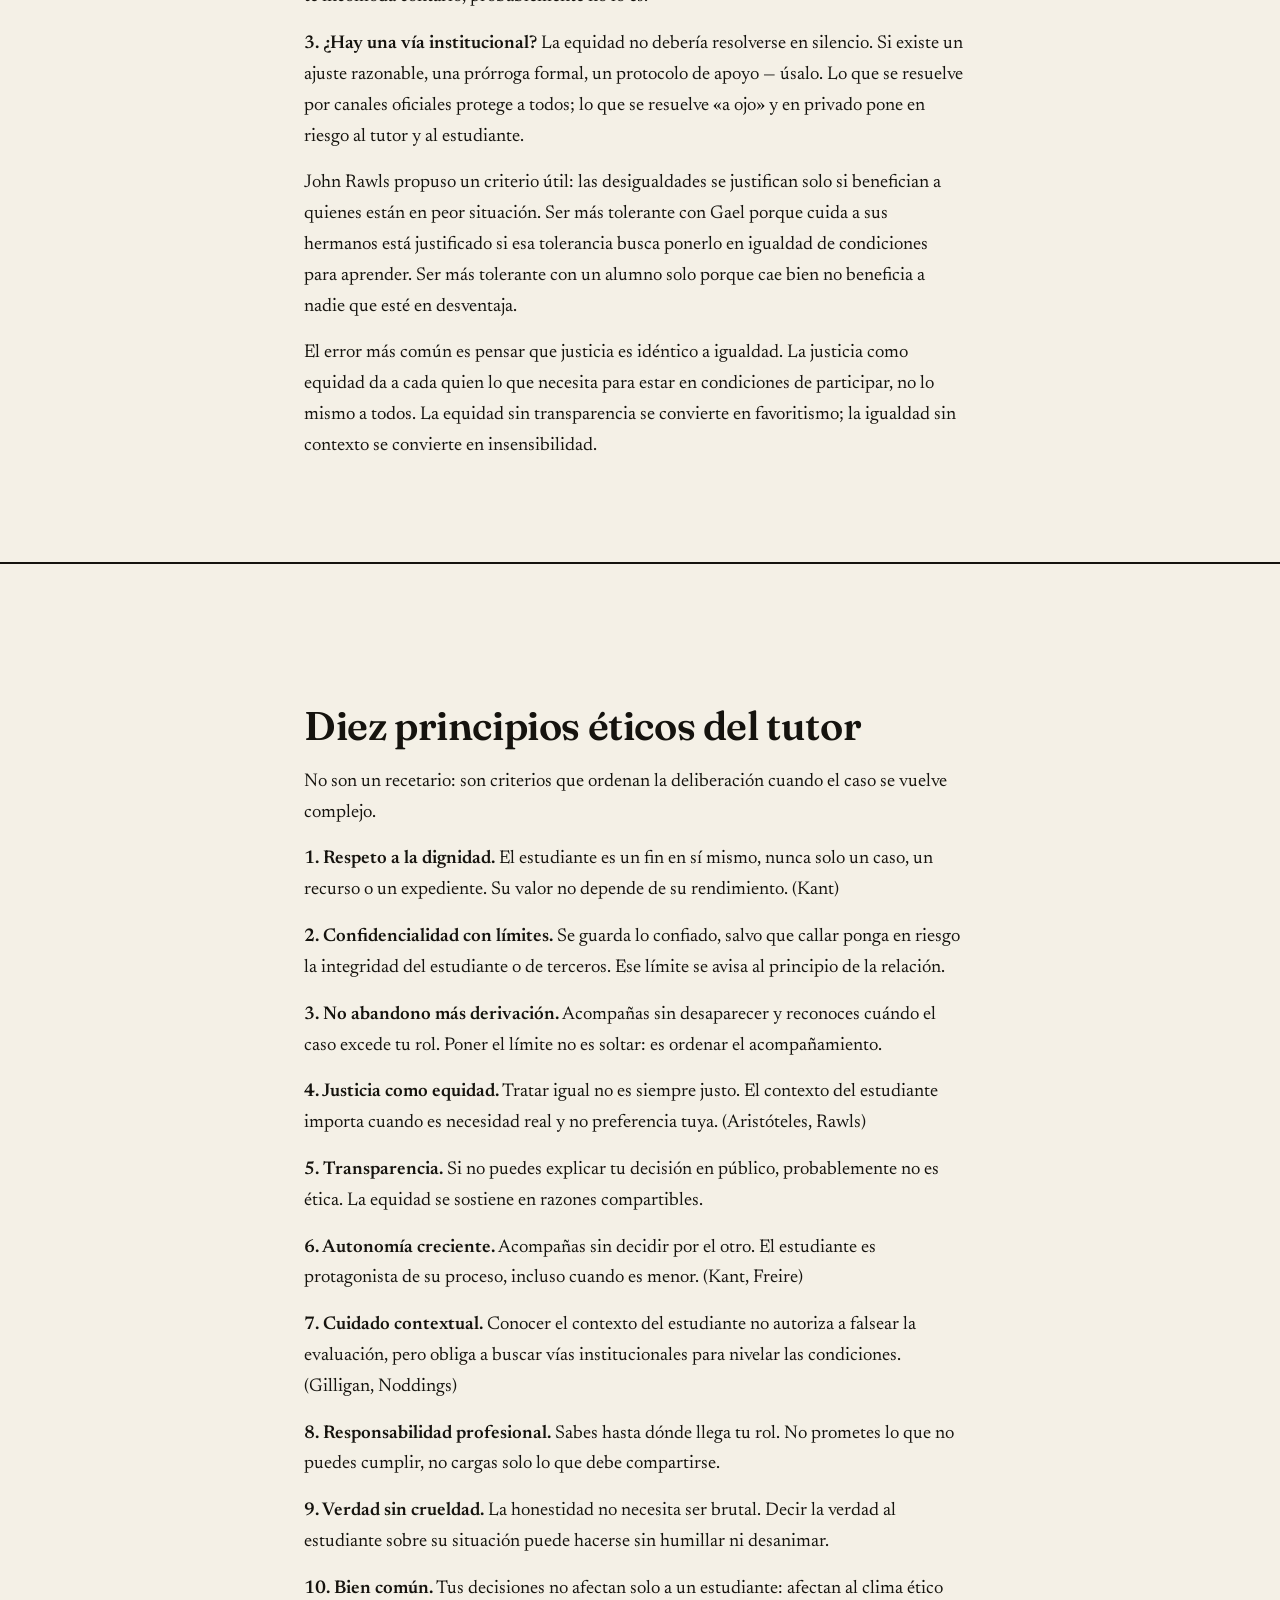
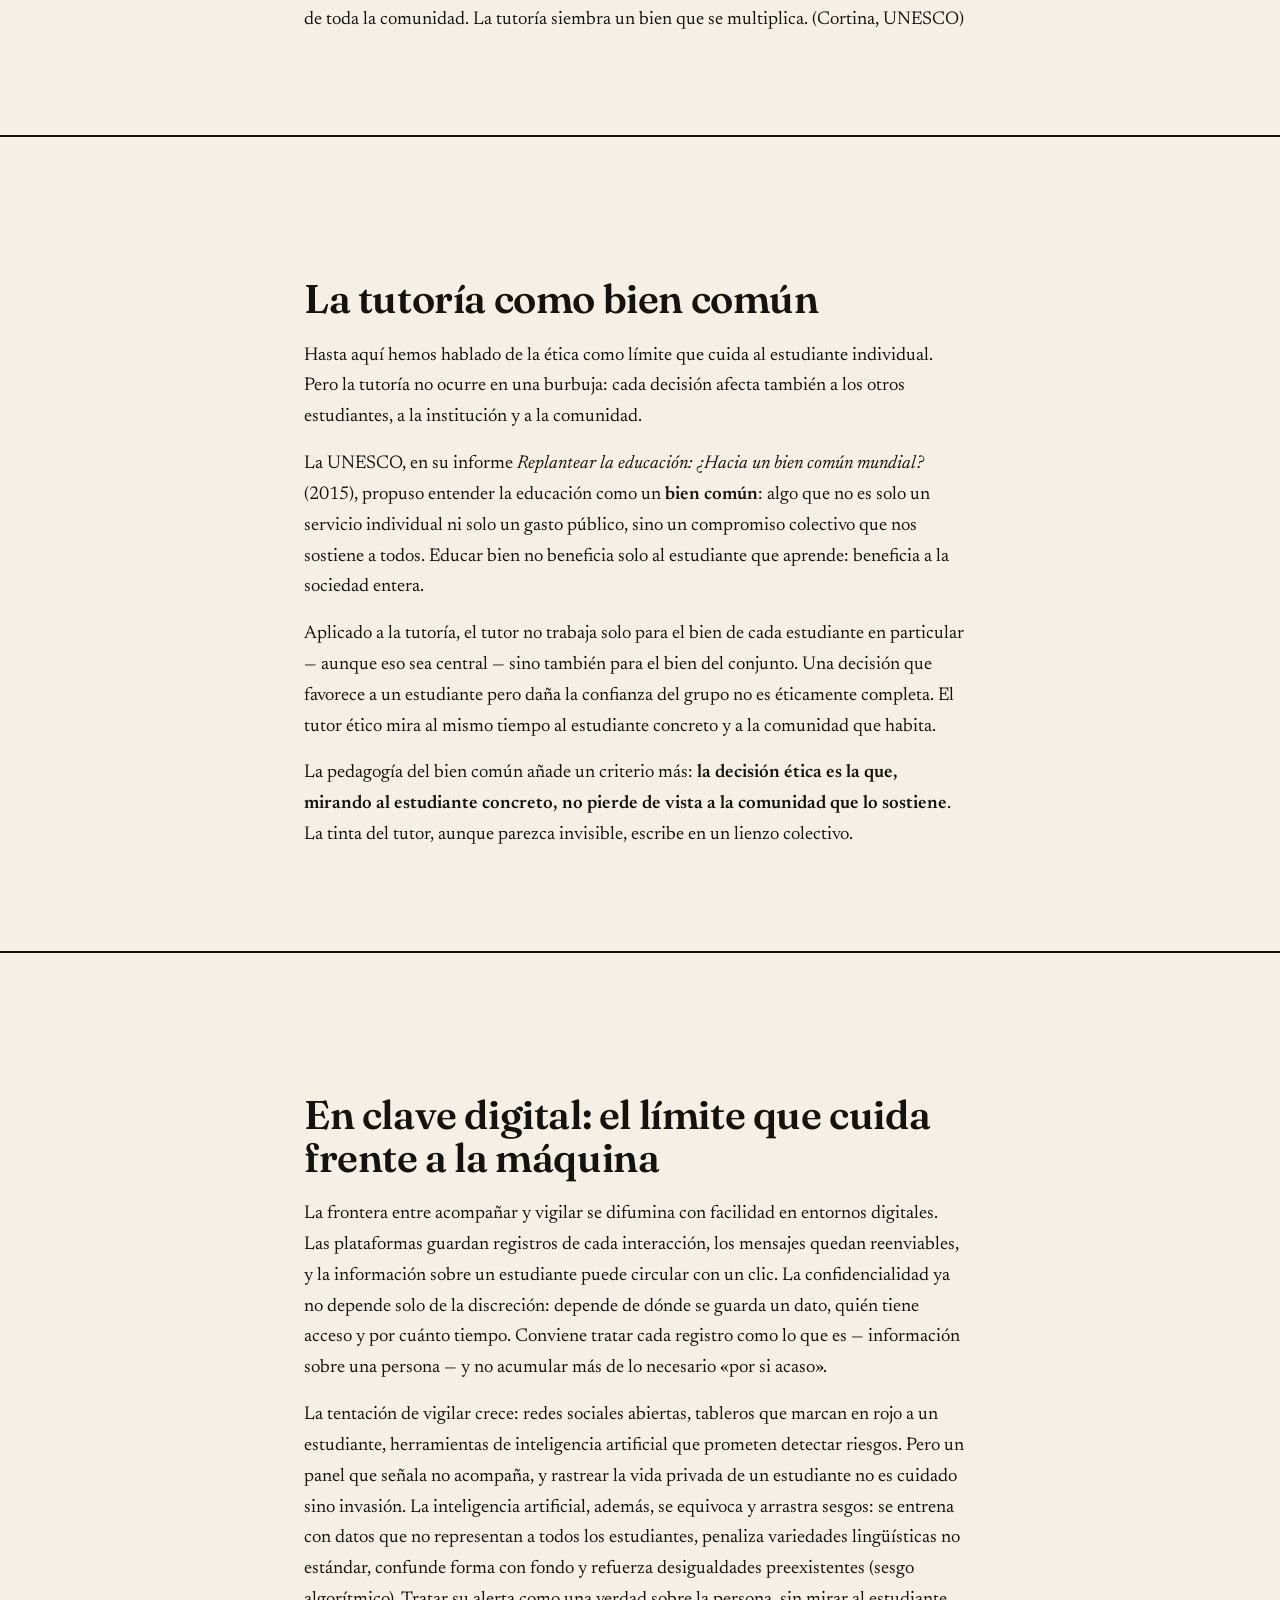
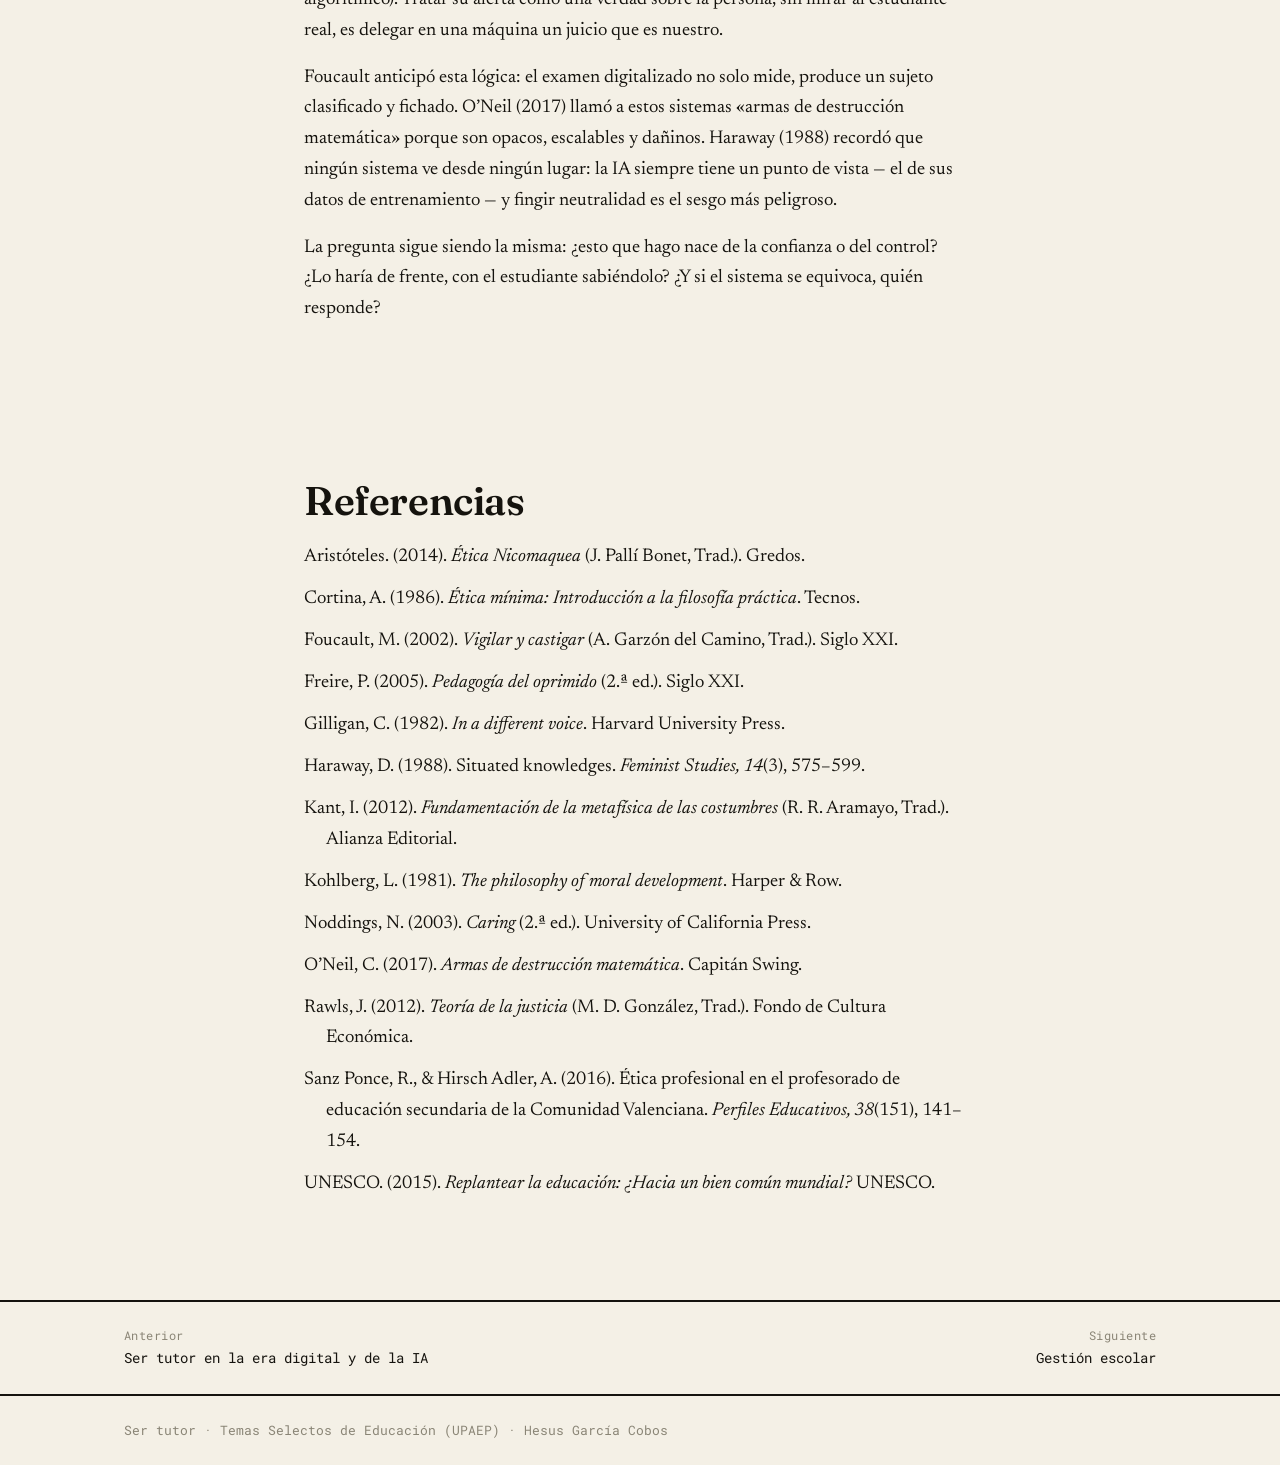
<file: docs/cap6.html>
<!doctype html>
<html lang="es" data-theme="light">
<head>
<meta charset="utf-8">
<meta name="viewport" content="width=device-width, initial-scale=1">
<title>Capítulo 6 · Ética profesional: el límite que cuida · Ser tutor</title>
<link rel="stylesheet" href="assets/book.css">
<style>
/* ---- dilemas: <details> accesibles y estéticos (capítulo interactivo) ---- */
.dilema{border:var(--bw) solid var(--ink);border-radius:var(--rad);background:var(--paper-raised);
  box-shadow:var(--sh) var(--sh) 0 var(--shadow);padding:1.2rem 1.3rem;margin:var(--gap) 0}
.dilema h3{margin-top:0}
.dilema .caso{max-width:var(--measure)}
.dilema details{border:var(--bw) solid var(--ink);border-radius:var(--rad);background:var(--paper);
  margin:1rem 0 .9rem;overflow:hidden}
.dilema summary{font-family:var(--font-mono);font-weight:700;font-size:.9rem;letter-spacing:.01em;
  color:var(--chap);cursor:pointer;list-style:none;padding:.7rem .9rem;display:flex;align-items:center;gap:.55rem;
  user-select:none}
.dilema summary::-webkit-details-marker{display:none}
.dilema summary:hover{background:color-mix(in srgb,var(--chap) 8%,transparent)}
.dilema summary:focus-visible{outline:3px solid var(--chap);outline-offset:2px}
.dilema summary .chev{display:inline-block;width:.7rem;height:.7rem;border-right:2px solid var(--chap);
  border-bottom:2px solid var(--chap);transform:rotate(-45deg);transition:transform .18s ease;flex:0 0 auto}
.dilema details[open] summary .chev{transform:rotate(45deg)}
.dilema details[open] summary{border-bottom:var(--bw) solid var(--ink)}
.dilema .answer{padding:.9rem .95rem 1rem}
.dilema .answer p{margin:0 0 .7rem}
.dilema .answer p:last-child{margin-bottom:0}
.dilema .principio{font-family:var(--font-mono);font-size:.85rem;color:var(--ink-soft);
  border-left:4px solid var(--chap);padding:.15rem 0 .15rem .8rem;margin-top:.4rem;max-width:var(--measure)}
.dilema .principio b{color:var(--chap);font-weight:700}
@media(prefers-reduced-motion:reduce){.dilema summary .chev{transition:none}}
</style>
</head>
<body style="--chap:var(--c6)">

<nav class="nav"><div class="wrap"><a class="nav__brand" href="index.html"><span class="sq"></span> Ser tutor</a><div class="nav__right"><a href="index.html#indice">Índice</a><button class="toggle" id="themeToggle" type="button">Tema</button></div></div></nav>

<header class="chead"><div class="wrap"><span class="chap-no">Capítulo 6</span><h1>Ética profesional: el límite que cuida</h1><p class="lead">La confianza se sostiene en límites claros.</p></div></header>

  <section class="theorists" aria-label="Teóricos clave del capítulo"><div class="wrap">
    <p class="eyebrow">Teóricos clave</p>
    <h2 class="th__h">Quiénes sostienen este capítulo</h2>
    <p class="th__sub">La ética del tutor se apoya en siete voces: el deber (Kant), el juicio práctico (Aristóteles), el desarrollo moral (Kohlberg), el cuidado (Gilligan), la liberación (Freire), el poder (Foucault) y la ética profesional (Cortina).</p>

    <div class="th" data-th>
      <div class="th__tabs" role="tablist" aria-label="Teóricos del capítulo 6">
        <button class="th__tab" role="tab" id="t5-kant" aria-controls="p5-kant"><span class="th__tabname">Immanuel Kant</span><span class="th__tabidea">El deber</span></button>
        <button class="th__tab" role="tab" id="t5-kohlberg" aria-controls="p5-kohlberg"><span class="th__tabname">Lawrence Kohlberg</span><span class="th__tabidea">Desarrollo moral</span></button>
        <button class="th__tab" role="tab" id="t5-gilligan" aria-controls="p5-gilligan"><span class="th__tabname">Carol Gilligan</span><span class="th__tabidea">Ética del cuidado</span></button>
        <button class="th__tab" role="tab" id="t5-cortina" aria-controls="p5-cortina"><span class="th__tabname">Adela Cortina</span><span class="th__tabidea">Ética profesional</span></button>
        <button class="th__tab" role="tab" id="t5-aristoteles" aria-controls="p5-aristoteles"><span class="th__tabname">Aristóteles</span><span class="th__tabidea">Prudencia</span></button>
        <button class="th__tab" role="tab" id="t5-freire" aria-controls="p5-freire"><span class="th__tabname">Paulo Freire</span><span class="th__tabidea">Liberación</span></button>
        <button class="th__tab" role="tab" id="t5-foucault" aria-controls="p5-foucault"><span class="th__tabname">Michel Foucault</span><span class="th__tabidea">Poder</span></button>
      </div>

      <div class="th__panels">
        <article class="th__panel" role="tabpanel" id="p5-kant" aria-labelledby="t5-kant">
          <div class="th__media"><img src="assets/img/theorists/kant.jpg" alt="Retrato de Immanuel Kant" loading="lazy" width="551" height="720"></div>
          <div class="th__content">
            <h3 class="th__name">Immanuel Kant <span class="th__years">1724–1804</span></h3>
            <p class="th__role">Filósofo · Prusia</p>
            <p><span class="th__lead">Big idea.</span> La ética del deber: actúa solo según una máxima que pudieras querer como ley universal (imperativo categórico) y trata a las personas siempre como fines, nunca solo como medios.</p>
            <p><span class="th__lead">En la práctica.</span> Fundamenta el límite que cuida: la confidencialidad y la dignidad del estudiante no se negocian por conveniencia. La persona es un fin, no un recurso.</p>
          </div>
          <figure class="th__diagram">
            <svg viewBox="0 0 560 210" role="img" aria-label="El imperativo categórico de Kant">
              <text class="dg-tm" x="280" y="22" text-anchor="middle">Fórmula del fin: la persona es un fin, nunca solo un medio</text>
              <rect class="dg-soft" x="18" y="92" width="140" height="56" rx="8"/><text class="dg-tb" x="88" y="124" text-anchor="middle">Máxima</text>
              <path class="dg-acc" d="M158 120 L196 120"/><path class="dg-fill" d="M202 120 l-12 -5 l0 10 z"/>
              <rect class="dg-soft" x="204" y="80" width="166" height="80" rx="8"/><text class="dg-tb" x="287" y="114" text-anchor="middle">¿Podrías quererla</text><text class="dg-tb" x="287" y="132" text-anchor="middle">como ley universal?</text>
              <path class="dg-acc" d="M370 120 L406 120"/><path class="dg-fill" d="M412 120 l-12 -5 l0 10 z"/>
              <rect class="dg-fill" x="412" y="92" width="134" height="56" rx="8"/><text class="dg-tw" x="479" y="118" text-anchor="middle">Deber</text><text class="dg-tw" x="479" y="134" text-anchor="middle" font-size="11">(si sí)</text>
            </svg>
            <figcaption>Una acción es deber si su regla podría valer para todos; y siempre tratando a la persona como fin.</figcaption>
          </figure>
        </article>

        <article class="th__panel" role="tabpanel" id="p5-kohlberg" aria-labelledby="t5-kohlberg">
          <div class="th__media">
            <svg class="th__plate" viewBox="0 0 200 200" role="img" aria-label="Retrato ilustrado de Lawrence Kohlberg">
              <rect width="200" height="200" fill="var(--paper-raised)"/>
              <circle cx="100" cy="90" r="56" fill="var(--chap)" opacity="0.12"/>
              <circle cx="100" cy="90" r="56" fill="none" stroke="var(--chap)" stroke-width="2"/>
              <text x="100" y="106" text-anchor="middle" font-family="var(--font-display)" font-weight="700" font-size="52" fill="var(--chap)">LK</text>
              <text x="100" y="176" text-anchor="middle" font-family="var(--font-mono)" font-weight="700" font-size="15" fill="var(--ink)">KOHLBERG</text>
            </svg>
          </div>
          <div class="th__content">
            <h3 class="th__name">Lawrence Kohlberg <span class="th__years">1927–1987</span></h3>
            <p class="th__role">Psicólogo · EE. UU. · (retrato ilustrado: sin foto de licencia libre)</p>
            <p><span class="th__lead">Big idea.</span> El razonamiento moral madura por niveles: preconvencional (evitar el castigo, el interés propio), convencional (normas y aprobación) y posconvencional (principios éticos universales).</p>
            <p><span class="th__lead">En la práctica.</span> Ayuda a entender cómo razonan los dilemas los estudiantes; el tutor acompaña el paso de «que no me castiguen» a «esto es lo justo».</p>
          </div>
          <figure class="th__diagram">
            <svg viewBox="0 0 560 230" role="img" aria-label="Los tres niveles del desarrollo moral de Kohlberg">
              <path class="dg-acc" d="M28 210 L28 30" stroke-width="2"/><path class="dg-fill" d="M28 24 l-5 12 l10 0 z"/>
              <rect x="44" y="150" width="210" height="60" rx="6" fill="var(--chap)" opacity="0.18" stroke="var(--ink)" stroke-width="1.5"/><text class="dg-tb" x="149" y="176" text-anchor="middle">Preconvencional</text><text class="dg-tm" x="149" y="194" text-anchor="middle">castigo · interés propio</text>
              <rect x="175" y="90" width="210" height="60" rx="6" fill="var(--chap)" opacity="0.33" stroke="var(--ink)" stroke-width="1.5"/><text class="dg-tb" x="280" y="116" text-anchor="middle">Convencional</text><text class="dg-tm" x="280" y="134" text-anchor="middle">normas · aprobación</text>
              <rect x="306" y="30" width="220" height="60" rx="6" fill="var(--chap)" opacity="0.5" stroke="var(--ink)" stroke-width="1.5"/><text class="dg-tb" x="416" y="56" text-anchor="middle">Posconvencional</text><text class="dg-tm" x="416" y="74" text-anchor="middle">principios universales</text>
            </svg>
            <figcaption>El juicio moral asciende: del miedo al castigo a los principios de justicia.</figcaption>
          </figure>
        </article>

        <article class="th__panel" role="tabpanel" id="p5-gilligan" aria-labelledby="t5-gilligan">
          <div class="th__media"><img src="assets/img/theorists/gilligan.jpg" alt="Retrato de Carol Gilligan" loading="lazy" width="477" height="720"></div>
          <div class="th__content">
            <h3 class="th__name">Carol Gilligan <span class="th__years">1936–</span></h3>
            <p class="th__role">Psicóloga · EE. UU.</p>
            <p><span class="th__lead">Big idea.</span> La ética del cuidado: junto a la voz de la justicia (derechos y reglas) existe otra voz centrada en las relaciones, la responsabilidad y el cuidado del otro. Ambas son necesarias para un juicio moral completo.</p>
            <p><span class="th__lead">En la práctica.</span> La ética del tutor no es solo cumplir reglas: es responder a las necesidades concretas de cada estudiante dentro de una relación de confianza.</p>
          </div>
          <figure class="th__diagram">
            <svg viewBox="0 0 560 220" role="img" aria-label="Las dos voces de la ética según Gilligan">
              <rect class="dg-soft" x="20" y="30" width="210" height="74" rx="8"/><text class="dg-tb" x="125" y="62" text-anchor="middle">Voz de la justicia</text><text class="dg-tm" x="125" y="82" text-anchor="middle">derechos · reglas · imparcialidad</text>
              <rect class="dg-soft" x="330" y="30" width="210" height="74" rx="8"/><text class="dg-tb" x="435" y="62" text-anchor="middle">Voz del cuidado</text><text class="dg-tm" x="435" y="82" text-anchor="middle">relación · responsabilidad</text>
              <path class="dg-acc" d="M125 104 C 125 140,230 140,262 154"/><path class="dg-acc" d="M435 104 C 435 140,330 140,298 154"/>
              <rect class="dg-fill" x="170" y="156" width="220" height="50" rx="8"/><text class="dg-tw" x="280" y="186" text-anchor="middle">Juicio moral más completo</text>
            </svg>
            <figcaption>No solo reglas ni solo afecto: el cuidado y la justicia se complementan.</figcaption>
          </figure>
        </article>

        <article class="th__panel" role="tabpanel" id="p5-cortina" aria-labelledby="t5-cortina">
          <div class="th__media"><img src="assets/img/theorists/cortina.jpg" alt="Retrato de Adela Cortina" loading="lazy" width="539" height="720"></div>
          <div class="th__content">
            <h3 class="th__name">Adela Cortina <span class="th__years">1947–</span></h3>
            <p class="th__role">Filósofa · España</p>
            <p><span class="th__lead">Big idea.</span> La ética cívica distingue mínimos de justicia (compartidos y exigibles a todos) y máximos de felicidad (los proyectos de vida de cada quien, que se invitan, no se imponen). Y propone una ética de las profesiones con bienes internos.</p>
            <p><span class="th__lead">En la práctica.</span> Da el marco de la ética profesional del tutor: hay mínimos exigibles (deontología, confidencialidad) y un sentido de la profesión orientado al bien del estudiante.</p>
          </div>
          <figure class="th__diagram">
            <svg viewBox="0 0 560 210" role="img" aria-label="Mínimos de justicia y máximos de felicidad según Cortina">
              <rect x="80" y="30" width="400" height="56" rx="8" fill="var(--chap)" opacity="0.18" stroke="var(--ink)" stroke-width="1.5"/><text class="dg-tb" x="280" y="54" text-anchor="middle">Máximos de felicidad</text><text class="dg-tm" x="280" y="73" text-anchor="middle">proyectos de vida · se invitan</text>
              <rect class="dg-fill" x="80" y="92" width="400" height="56" rx="8"/><text class="dg-tw" x="280" y="116" text-anchor="middle">Mínimos de justicia</text><text class="dg-tw" x="280" y="134" text-anchor="middle" font-size="11">deber · exigibles a todos</text>
              <line class="dg-line" x1="60" y1="160" x2="500" y2="160" stroke-width="3"/>
              <text class="dg-tm" x="280" y="186" text-anchor="middle">Ética de las profesiones: bienes internos (el bien del estudiante)</text>
            </svg>
            <figcaption>Los mínimos de justicia son la base común; sobre ellos, cada quien construye sus máximos.</figcaption>
          </figure>
        </article>

        <article class="th__panel" role="tabpanel" id="p5-aristoteles" aria-labelledby="t5-aristoteles">
          <div class="th__media"><img src="assets/img/theorists/aristoteles.jpg" alt="Busto de Aristóteles (Museo Nazionale Romano)" loading="lazy" width="1700" height="2275"></div>
          <div class="th__content">
            <h3 class="th__name">Aristóteles <span class="th__years">384–322 a.C.</span></h3>
            <p class="th__role">Filósofo · Grecia</p>
            <p><span class="th__lead">Big idea.</span> La ética de la virtud y la prudencia (<em>phrónesis</em>). Lo correcto no se decide aplicando una regla universal, sino cultivando el juicio práctico que permite discernir lo que cada situación concreta exige. La equidad (<em>epiqueya</em>) corrige la ley donde falla por su generalidad.</p>
            <p><span class="th__lead">En la práctica.</span> Da al tutor la capacidad de deliberar bien sobre el caso concreto. No hay una regla que diga «siempre tratar igual» ni «siempre dar contexto»; la decisión correcta se encuentra ejercitando el juicio práctico. El tutor prudente no aplica recetas: delibera con criterio.</p>
          </div>
          <figure class="th__diagram">
            <svg viewBox="0 0 560 210" role="img" aria-label="La equidad según Aristóteles">
              <rect x="40" y="30" width="140" height="60" rx="8" fill="var(--chap)" opacity="0.18" stroke="var(--ink)" stroke-width="1.5"/><text class="dg-tb" x="110" y="56" text-anchor="middle">Ley universal</text><text class="dg-tm" x="110" y="74" text-anchor="middle">para todos igual</text>
              <rect x="380" y="30" width="140" height="60" rx="8" fill="var(--chap)" opacity="0.18" stroke="var(--ink)" stroke-width="1.5"/><text class="dg-tb" x="450" y="56" text-anchor="middle">Caso concreto</text><text class="dg-tm" x="450" y="74" text-anchor="middle">único, situado</text>
              <path class="dg-acc" d="M180 60 C 220 30,340 30,380 60"/><path class="dg-fill" d="M386 62 l-12 0 l6 -10 z"/>
              <rect class="dg-fill" x="130" y="130" width="300" height="56" rx="8"/><text class="dg-tw" x="280" y="156" text-anchor="middle">Epiqueya (equidad)</text><text class="dg-tw" x="280" y="173" text-anchor="middle" font-size="11">corrige la ley donde falla por su generalidad</text>
            </svg>
            <figcaption>La equidad corrige la ley donde falla por su generalidad: ni regla rígida ni favoritismo.</figcaption>
          </figure>
        </article>

        <article class="th__panel" role="tabpanel" id="p5-freire" aria-labelledby="t5-freire">
          <div class="th__media"><img src="assets/img/theorists/freire.jpg" alt="Fotografía de Paulo Freire (1977)" loading="lazy" width="660" height="833"></div>
          <div class="th__content">
            <h3 class="th__name">Paulo Freire <span class="th__years">1921–1997</span></h3>
            <p class="th__role">Pedagogo · Brasil</p>
            <p><span class="th__lead">Big idea.</span> La educación bancaria —depositar conocimientos en el educando— es un instrumento de opresión. La educación problematizadora construye conocimiento en diálogo y reconoce al estudiante como sujeto. La evaluación bancaria clasifica y excluye; la liberadora busca transformar.</p>
            <p><span class="th__lead">En la práctica.</span> La calificación no es neutra: el «6» puede excluir o abrir una conversación sobre las condiciones en que el estudiante aprende. Preguntarse «¿esta evaluación libera o somete?» es una pregunta ética. El tutor que educa para la libertad no mide para clasificar: mide para entender y transformar.</p>
          </div>
          <figure class="th__diagram">
            <svg viewBox="0 0 560 210" role="img" aria-label="La educación bancaria vs. problematizadora según Freire">
              <rect x="30" y="30" width="220" height="60" rx="8" fill="var(--chap)" opacity="0.18" stroke="var(--ink)" stroke-width="1.5"/><text class="dg-tb" x="140" y="56" text-anchor="middle">Educación bancaria</text><text class="dg-tm" x="140" y="74" text-anchor="middle">depositar · medir · clasificar</text>
              <rect x="310" y="30" width="220" height="60" rx="8" fill="var(--chap)" opacity="0.3" stroke="var(--ink)" stroke-width="1.5"/><text class="dg-tb" x="420" y="56" text-anchor="middle">Educación problematizadora</text><text class="dg-tm" x="420" y="74" text-anchor="middle">dialogar · comprender · transformar</text>
              <line class="dg-acc" x1="140" y1="110" x2="140" y2="160" stroke-width="2"/>
              <line class="dg-acc" x1="420" y1="110" x2="420" y2="160" stroke-width="2"/>
              <rect class="dg-fill" x="60" y="155" width="440" height="40" rx="8"/><text class="dg-tw" x="280" y="180" text-anchor="middle">La pregunta ética: ¿evalúas para clasificar o para comprender?</text>
            </svg>
            <figcaption>La educación bancaria deposita; la problematizadora libera. ¿Evalúas para clasificar o para comprender?</figcaption>
          </figure>
        </article>

        <article class="th__panel" role="tabpanel" id="p5-foucault" aria-labelledby="t5-foucault">
          <div class="th__media"><img src="assets/img/theorists/foucault.jpg" alt="Fotografía de Michel Foucault (c. 1968)" loading="lazy" width="515" height="912"></div>
          <div class="th__content">
            <h3 class="th__name">Michel Foucault <span class="th__years">1926–1984</span></h3>
            <p class="th__role">Filósofo · Francia</p>
            <p><span class="th__lead">Big idea.</span> El examen es una tecnología de poder disciplinario: combina vigilancia jerárquica con sanción normalizadora para clasificar, jerarquizar y excluir. El individuo queda atrapado en una red documental que lo convierte en «caso». El examen no solo mide: produce sujetos normalizados.</p>
            <p><span class="th__lead">En la práctica.</span> Ayuda al tutor a preguntarse: ¿mi evaluación disciplina o acompaña? Cuando registro a un estudiante como «caso», ¿lo ayudo o lo fijo en una categoría que lo perseguirá? En la era digital, donde los algoritmos clasifican automáticamente, la pregunta es urgente. El límite entre cuidar y vigilar es delgado.</p>
          </div>
          <figure class="th__diagram">
            <svg viewBox="0 0 560 210" role="img" aria-label="El examen como tecnología de poder según Foucault">
              <rect x="120" y="20" width="320" height="40" rx="8" fill="var(--chap)" opacity="0.25" stroke="var(--ink)" stroke-width="1.5"/><text class="dg-tb" x="280" y="45" text-anchor="middle">El examen</text>
              <path class="dg-acc" d="M140 60 L140 90"/><path class="dg-acc" d="M280 60 L280 90"/><path class="dg-acc" d="M420 60 L420 90"/>
              <rect x="40" y="95" width="150" height="44" rx="8" fill="var(--chap)" opacity="0.15" stroke="var(--ink)" stroke-width="1.5"/><text class="dg-tb" x="115" y="120" text-anchor="middle">Vigilar</text>
              <rect x="205" y="95" width="150" height="44" rx="8" fill="var(--chap)" opacity="0.15" stroke="var(--ink)" stroke-width="1.5"/><text class="dg-tb" x="280" y="120" text-anchor="middle">Normalizar</text>
              <rect x="370" y="95" width="150" height="44" rx="8" fill="var(--chap)" opacity="0.15" stroke="var(--ink)" stroke-width="1.5"/><text class="dg-tb" x="445" y="120" text-anchor="middle">Excluir</text>
              <path class="dg-acc" d="M115 139 L115 160"/><path class="dg-acc" d="M280 139 L280 160"/><path class="dg-acc" d="M445 139 L445 160"/>
              <rect class="dg-fill" x="80" y="160" width="400" height="36" rx="8"/><text class="dg-tw" x="280" y="183" text-anchor="middle">El examen no solo mide: produce sujetos clasificados</text>
            </svg>
            <figcaption>El examen clasifica, normaliza y excluye. ¿Tu evaluación disciplina o acompaña?</figcaption>
          </figure>
        </article>
      </div>
    </div>

    <p class="th__credit">Retratos: Wikimedia Commons — Kant (dominio público), Aristóteles (busto, dominio público / foto Jastrow), Gilligan (CC BY-SA 3.0), Cortina (CC BY 4.0). Freire: Slobodan Dimitrov / CC BY-SA 3.0. Foucault: dominio público (Diario de Lisboa, 1968). Kohlberg: retrato ilustrado (sin foto de licencia libre).</p>
  </div></section>

<main>

<section class="prose"><div class="wrap wrap--narrow">
<p class="dropcap">La tutoría funciona porque crea una relación cercana, y esa cercanía es justo lo que la vuelve delicada. Cuando un estudiante confía y cuenta lo que le pasa, el tutor recibe un poder real sobre algo frágil. La ética profesional no es un adorno para esa relación: es lo que la hace habitable. Son los límites claros los que permiten que la confianza exista sin riesgo de daño.</p>
<p>Sanz Ponce e Hirsch Adler (2016) ordenan la ética profesional del docente en cuatro dimensiones: conflictos y dilemas éticos, deontología, identidad profesional y competencias éticas. Sobre ese mapa, este capítulo añade tres capas que los tutores necesitan hoy: <strong>la justicia como equidad</strong> (cuándo el contexto justifica un trato desigual y cuándo no), <strong>el juicio prudencial</strong> (decidir cuando no hay regla que cubra el caso) y <strong>la pedagogía del bien común</strong> (la tutoría como compromiso colectivo, no solo individual). Todo al servicio de una idea central: el límite ético no es un muro, es la baranda que permite cruzar el puente.</p>
</div></section>

<section><div class="wrap">
<p class="eyebrow">El mapa de fondo</p>
<h2>Las cuatro dimensiones de la ética profesional docente</h2>
<p class="section-note">Sanz Ponce e Hirsch Adler (2016) presentan la ética profesional del profesorado en cuatro dimensiones. No son cuatro temas sueltos: son cuatro maneras de mirar la misma responsabilidad.</p>

<div class="grid grid--2">

<div class="card">
<span class="tag">01 · Conflictos y dilemas éticos</span>
<p>El núcleo práctico. Un dilema aparece cuando dos valores legítimos chocan y no se puede honrar a ambos sin renunciar a algo. Resolverlos no es cuestión solo de buena voluntad: exige análisis, fundamentación y la capacidad de decidir cuando no hay una salida cómoda.</p>
</div>

<div class="card">
<span class="tag">02 · Deontología</span>
<p>El deber profesional, las normas y comportamientos éticos que orientan la práctica y las relaciones, tanto entre los propios profesionales como con los demás agentes sociales (Novoa, citado en Sanz Ponce e Hirsch Adler, 2016). Jover (citado allí) delimita cinco ámbitos del deber docente: la profesión, la institución, los compañeros, los alumnos y la sociedad.</p>
</div>

<div class="card">
<span class="tag">03 · Identidad profesional</span>
<p>Asumir que la dimensión educativa, y no solo la transmisión de contenidos, es parte de la propia labor. El tutor que se reconoce como educador, y no como simple gestor de un grupo, actúa distinto: la ética deja de ser una exigencia externa y pasa a ser parte de cómo entiende su trabajo.</p>
</div>

<div class="card">
<span class="tag">04 · Competencias éticas</span>
<p>Lo que el docente sabe, valora y hace en clave ética: conocimientos, actitudes, valores, destrezas y comportamientos (Sanz Ponce e Hirsch Adler, 2016). La ética profesional se vuelve competencia cuando se traduce en conductas concretas y sostenidas, no en buenas intenciones.</p>
</div>

</div>
</div></section>

<hr class="rule">

<section class="prose"><div class="wrap">
<p class="eyebrow">De la teoría al pasillo</p>
<h2>Cinco dilemas de tutoría</h2>
<p class="section-note">Casos que se repiten en cualquier escuela. Lee primero el caso, piensa tu respuesta y luego abre el panel. No hay respuestas perfectas; hay decisiones fundamentadas. El caso 5 (La tinta invisible del seis) condensa todo el capítulo en una pregunta.</p>

<div class="dilema">
<h3>1 · El secreto que pesa demasiado</h3>
<p class="caso">Una estudiante te pide hablar a solas. Antes de contarte nada te hace prometer que no se lo dirás a nadie. Tú aceptas. Entonces te confía que desde hace semanas tiene pensamientos de hacerse daño y que ya intentó algo. Te repite que confió en ti precisamente porque prometiste guardar el secreto.</p>
<details>
<summary><span class="chev"></span>¿Qué harías?</summary>
<div class="answer">
<p>La confidencialidad es real, pero no es absoluta. Sostiene la confianza mientras la información solo afecte a la persona que la comparte. Aquí hay un riesgo grave para su vida, y eso cambia la regla: no se puede guardar.</p>
<p>Lo honesto no es romper la promesa a sus espaldas, sino reencuadrarla con ella. Algo como: "Te agradezco que confiaras en mí, y por eso mismo no puedo quedarme callado cuando tu seguridad está en juego. Voy a buscar ayuda contigo, no en tu contra." Después se activa el protocolo de la escuela y se involucra a quien corresponda, cuidando que ella no quede sola en el proceso.</p>
<p class="principio"><b>Principio:</b> confidencialidad y sus límites. Se guarda lo confiado, salvo cuando callar pone en riesgo la integridad del estudiante o de terceros.</p>
</div>
</details>
</div>

<div class="dilema">
<h3>2 · El alumno que se aferra</h3>
<p class="caso">Un estudiante difícil ha empezado a buscarte todos los días. Te escribe a deshoras, quiere que solo tú lo atiendas y reacciona mal cuando lo derivas o cuando atiendes a otros. Sientes que la relación se está volviendo dependiente y que excede lo que un tutor puede y debe sostener.</p>
<details>
<summary><span class="chev"></span>¿Qué harías?</summary>
<div class="answer">
<p>Aquí chocan dos deberes: no abandonar a quien te necesita y no fingir un rol que no te toca. La salida no es cortar de golpe, porque eso sería abandono, ni sostenerlo todo en solitario, porque eso alimenta la dependencia y te rebasa.</p>
<p>Se nombran límites con claridad y sin frialdad: horarios y canales de contacto, y la explicación de que cuidarlo bien incluye que otras personas también lo acompañen. Y se deriva: si hay señales que exceden la tutoría, entra el orientador o el profesional adecuado. Poner el límite no es soltar al estudiante; es ordenar el acompañamiento para que sea sostenible.</p>
<p class="principio"><b>Principio:</b> no abandono más derivación. Acompañar sin desaparecer, y reconocer cuándo el caso excede el propio rol.</p>
</div>
</details>
</div>

<div class="dilema">
<h3>3 · El favorito sin querer</h3>
<p class="caso">Hay un estudiante con quien te entiendes muy bien: educado, participativo, fácil de tratar. Sin darte cuenta, le das más tiempo en tutoría, le perdonas pequeños retrasos y eres más comprensivo con él que con el resto. Otro estudiante, más áspero en el trato, te lo reclama: dice que con él eres más duro.</p>
<details>
<summary><span class="chev"></span>¿Qué harías?</summary>
<div class="answer">
<p>El favoritismo casi nunca es una decisión; es una inclinación que se cuela. Por eso lo primero es tomarse en serio el reclamo en lugar de defenderse. Si la percepción existe, ya hay un problema de justicia, aunque la intención fuera buena.</p>
<p>Justicia no significa tratar a todos de forma idéntica, sino dar a cada quien lo que necesita con el mismo criterio para todos. Conviene revisar la propia práctica: a quién atiendes más, a quién le perdonas qué, y volver a anclar las decisiones en reglas explícitas y comunes en vez de en la simpatía. La cercanía con un estudiante no puede pagarse con la distancia hacia otro.</p>
<p class="principio"><b>Principio:</b> justicia y no favoritismos. El mismo criterio para todos; la afinidad personal no decide el trato profesional.</p>
</div>
</details>
</div>

<div class="dilema">
<h3>4 · Lo que ves fuera del aula</h3>
<p class="caso">En redes sociales encuentras, por casualidad, publicaciones de un estudiante tuyo que sugieren una situación familiar complicada en casa, aunque él nunca te ha contado nada y no sabe que las viste. No es información que él te haya confiado, pero te preocupa de verdad.</p>
<details>
<summary><span class="chev"></span>¿Qué harías?</summary>
<div class="answer">
<p>La tentación es actuar de inmediato con lo que viste. Pero confrontar al estudiante con material que él no te entregó rompe su privacidad y puede sentirse como vigilancia, no como cuidado. La preocupación es legítima; la vía de entrada, no.</p>
<p>Lo correcto es no usar esa información como prueba ni revelar cómo la obtuviste, y en cambio abrir un espacio normal de tutoría donde él pueda hablar si quiere: una conversación de seguimiento, atención a señales en clase, disponibilidad sin presión. Si aparecen indicios reales de riesgo o desprotección, se activa la ruta institucional. El límite es claro: cuidar no autoriza a invadir.</p>
<p class="principio"><b>Principio:</b> privacidad y respeto a la persona. La preocupación se canaliza por vías profesionales, no espiando la vida privada del estudiante.</p>
</div>
</details>
</div>

<div class="dilema">
<h3>5 · La tinta invisible del seis</h3>
<p class="caso">Gael es un alumno que no alcanza el puntaje mínimo para aprobar: faltó mucho porque cuida a sus hermanos menores mientras su madre trabaja jornadas dobles. Cuando asiste, se esfuerza al máximo, pero el cansancio no le permite llegar al 6.0. La maestra Carmen sostiene el bolígrafo y dos colegas le dan consejos opuestos: «Ponle el 6, si lo repruebas el sistema lo expulsa y la supervisión te arma un problema»; «Si le pones un 6 sin merecerlo, falseas un documento oficial y le enseñas que el esfuerzo no importa».</p>
<details>
<summary><span class="chev"></span>¿Qué harías tú como tutor de Gael?</summary>
<div class="answer">
<p>No hay una respuesta perfecta, y ese es justo el punto del dilema. Cada opción tiene un costo ético real: aprobarlo sin mérito falsea la evaluación; reprobarlo sabiendo su contexto lo condena a la exclusión. La decisión no puede tomarse en soledad.</p>
<p>Lo que sí puede hacerse es agotar las vías institucionales antes de decidir en privado: ajustes razonables, prórrogas formales, diálogo con el departamento de orientación para buscar apoyos. Si el sistema no ofrece esas vías, el tutor enfrenta un dilema que no debería cargar solo. En cualquier caso, la decisión debe poder explicarse —no como favoritismo, sino como equidad fundada en el contexto real del estudiante.</p>
<p class="principio"><b>Principio:</b> justicia como equidad + responsabilidad profesional. El contexto del estudiante no autoriza a falsear, pero obliga a buscar vías institucionales para nivelar las condiciones.</p>
</div>
</details>
</div>

</div></section>

<section class="prose"><div class="wrap wrap--narrow">
<div class="box box--accent">
<span class="tag">Regla práctica · confidencialidad</span>
<p><strong>Lo que se guarda.</strong> Lo que el estudiante confía en tutoría se queda contigo. No es tema de pasillo, ni de la sala de profesores, ni de las familias por simple curiosidad. Compartir información solo con quien necesita conocerla para ayudar, y solo lo necesario.</p>
<p><strong>Cuándo se debe romper.</strong> El secreto cede cuando callar pone en riesgo al estudiante o a otra persona: riesgo para su vida o su salud, indicios de abuso o maltrato, o peligro para terceros. En esos casos no se trata de traicionar la confianza, sino de protegerla con la única decisión que cuida de verdad.</p>
<p style="margin-bottom:0"><strong>Cómo hacerlo bien.</strong> Avisar de los límites desde el principio ("guardaré lo que me cuentes, salvo que tu seguridad esté en juego"), romper el secreto de frente y no a escondidas, y activar el protocolo de la escuela sin dejar solo al estudiante.</p>
</div>
</div></section>

<section class="prose"><div class="wrap wrap--narrow">
<h2>Justicia y equidad: cuándo el contexto importa</h2>
<p>Hay una pregunta que vuelve una y otra vez entre tutores: ¿está bien ser más tolerante con un estudiante porque conozco su contexto? ¿Eso es justicia o favoritismo? ¿Cómo evito ser insensible si aplico la regla a todos por igual?</p>

<p>Aristóteles llamó a esto el problema de la <em>epiqueya</em> (equidad): la ley es universal, pero los casos son particulares, y a veces aplicar la regla al pie de la letra produce una injusticia. La equidad corrige la ley donde falla por su generalidad. No es un privilegio arbitrario: es reconocer que tratar igual a personas en situaciones profundamente desiguales perpetúa la desigualdad.</p>

<p>Pero no todo trato desigual es equidad. <strong>El favoritismo es trato desigual sin razón legítima; la equidad es trato desigual con razón legítima y transparente.</strong> La diferencia está en el criterio y en si puedes sostenerlo frente a los demás.</p>

<p><strong>Tres filtros para distinguir:</strong></p>

<p><strong>1. ¿Es necesidad o preferencia?</strong> La necesidad es del estudiante (enfermedad, carga familiar, crisis). La preferencia es tuya (simpatía, afinidad). Si la razón nace de tu comodidad, es favoritismo.</p>

<p><strong>2. ¿Lo harías público?</strong> La equidad se sostiene en la transparencia. Si puedes explicar tu decisión frente a otros alumnos, padres o colegas sin que suene a excusa, es equidad. Si te incomoda contarlo, probablemente no lo es.</p>

<p><strong>3. ¿Hay una vía institucional?</strong> La equidad no debería resolverse en silencio. Si existe un ajuste razonable, una prórroga formal, un protocolo de apoyo &mdash; úsalo. Lo que se resuelve por canales oficiales protege a todos; lo que se resuelve &laquo;a ojo&raquo; y en privado pone en riesgo al tutor y al estudiante.</p>

<p>John Rawls propuso un criterio útil: las desigualdades se justifican solo si benefician a quienes están en peor situación. Ser más tolerante con Gael porque cuida a sus hermanos está justificado si esa tolerancia busca ponerlo en igualdad de condiciones para aprender. Ser más tolerante con un alumno solo porque cae bien no beneficia a nadie que esté en desventaja.</p>

<p>El error más común es pensar que justicia es idéntico a igualdad. La justicia como equidad da a cada quien lo que necesita para estar en condiciones de participar, no lo mismo a todos. La equidad sin transparencia se convierte en favoritismo; la igualdad sin contexto se convierte en insensibilidad.</p>
</div></section>

<hr class="rule">

<section class="prose"><div class="wrap wrap--narrow">
<h2>Diez principios éticos del tutor</h2>
<p>No son un recetario: son criterios que ordenan la deliberación cuando el caso se vuelve complejo.</p>

<p><strong>1. Respeto a la dignidad.</strong> El estudiante es un fin en sí mismo, nunca solo un caso, un recurso o un expediente. Su valor no depende de su rendimiento. (Kant)</p>

<p><strong>2. Confidencialidad con límites.</strong> Se guarda lo confiado, salvo que callar ponga en riesgo la integridad del estudiante o de terceros. Ese límite se avisa al principio de la relación.</p>

<p><strong>3. No abandono más derivación.</strong> Acompañas sin desaparecer y reconoces cuándo el caso excede tu rol. Poner el límite no es soltar: es ordenar el acompañamiento.</p>

<p><strong>4. Justicia como equidad.</strong> Tratar igual no es siempre justo. El contexto del estudiante importa cuando es necesidad real y no preferencia tuya. (Aristóteles, Rawls)</p>

<p><strong>5. Transparencia.</strong> Si no puedes explicar tu decisión en público, probablemente no es ética. La equidad se sostiene en razones compartibles.</p>

<p><strong>6. Autonomía creciente.</strong> Acompañas sin decidir por el otro. El estudiante es protagonista de su proceso, incluso cuando es menor. (Kant, Freire)</p>

<p><strong>7. Cuidado contextual.</strong> Conocer el contexto del estudiante no autoriza a falsear la evaluación, pero obliga a buscar vías institucionales para nivelar las condiciones. (Gilligan, Noddings)</p>

<p><strong>8. Responsabilidad profesional.</strong> Sabes hasta dónde llega tu rol. No prometes lo que no puedes cumplir, no cargas solo lo que debe compartirse.</p>

<p><strong>9. Verdad sin crueldad.</strong> La honestidad no necesita ser brutal. Decir la verdad al estudiante sobre su situación puede hacerse sin humillar ni desanimar.</p>

<p><strong>10. Bien común.</strong> Tus decisiones no afectan solo a un estudiante: afectan al clima ético de toda la comunidad. La tutoría siembra un bien que se multiplica. (Cortina, UNESCO)</p>
</div></section>

<hr class="rule">

<section class="prose"><div class="wrap wrap--narrow">
<h2>La tutoría como bien común</h2>
<p>Hasta aquí hemos hablado de la ética como límite que cuida al estudiante individual. Pero la tutoría no ocurre en una burbuja: cada decisión afecta también a los otros estudiantes, a la institución y a la comunidad.</p>

<p>La UNESCO, en su informe <em>Replantear la educación: ¿Hacia un bien común mundial?</em> (2015), propuso entender la educación como un <strong>bien común</strong>: algo que no es solo un servicio individual ni solo un gasto público, sino un compromiso colectivo que nos sostiene a todos. Educar bien no beneficia solo al estudiante que aprende: beneficia a la sociedad entera.</p>

<p>Aplicado a la tutoría, el tutor no trabaja solo para el bien de cada estudiante en particular &mdash; aunque eso sea central &mdash; sino también para el bien del conjunto. Una decisión que favorece a un estudiante pero daña la confianza del grupo no es éticamente completa. El tutor ético mira al mismo tiempo al estudiante concreto y a la comunidad que habita.</p>

<p>La pedagogía del bien común añade un criterio más: <strong>la decisión ética es la que, mirando al estudiante concreto, no pierde de vista a la comunidad que lo sostiene</strong>. La tinta del tutor, aunque parezca invisible, escribe en un lienzo colectivo.</p>
</div></section>

<hr class="rule">

<section class="prose"><div class="wrap wrap--narrow">
<h2>En clave digital: el límite que cuida frente a la máquina</h2>
<p>La frontera entre acompañar y vigilar se difumina con facilidad en entornos digitales. Las plataformas guardan registros de cada interacción, los mensajes quedan reenviables, y la información sobre un estudiante puede circular con un clic. La confidencialidad ya no depende solo de la discreción: depende de dónde se guarda un dato, quién tiene acceso y por cuánto tiempo. Conviene tratar cada registro como lo que es &mdash; información sobre una persona &mdash; y no acumular más de lo necesario &laquo;por si acaso&raquo;.</p>

<p>La tentación de vigilar crece: redes sociales abiertas, tableros que marcan en rojo a un estudiante, herramientas de inteligencia artificial que prometen detectar riesgos. Pero un panel que señala no acompaña, y rastrear la vida privada de un estudiante no es cuidado sino invasión. La inteligencia artificial, además, se equivoca y arrastra sesgos: se entrena con datos que no representan a todos los estudiantes, penaliza variedades lingüísticas no estándar, confunde forma con fondo y refuerza desigualdades preexistentes (sesgo algorítmico). Tratar su alerta como una verdad sobre la persona, sin mirar al estudiante real, es delegar en una máquina un juicio que es nuestro.</p>

<p>Foucault anticipó esta lógica: el examen digitalizado no solo mide, produce un sujeto clasificado y fichado. O&rsquo;Neil (2017) llamó a estos sistemas &laquo;armas de destrucción matemática&raquo; porque son opacos, escalables y dañinos. Haraway (1988) recordó que ningún sistema ve desde ningún lugar: la IA siempre tiene un punto de vista &mdash; el de sus datos de entrenamiento &mdash; y fingir neutralidad es el sesgo más peligroso.</p>

<p>La pregunta sigue siendo la misma: ¿esto que hago nace de la confianza o del control? ¿Lo haría de frente, con el estudiante sabiéndolo? ¿Y si el sistema se equivoca, quién responde?</p>
</div></section>

<section class="prose"><div class="wrap wrap--narrow">
<h2 id="referencias">Referencias</h2>
<div class="refs">
<p>Aristóteles. (2014). <em>Ética Nicomaquea</em> (J. Pallí Bonet, Trad.). Gredos.</p>
<p>Cortina, A. (1986). <em>Ética mínima: Introducción a la filosofía práctica</em>. Tecnos.</p>
<p>Foucault, M. (2002). <em>Vigilar y castigar</em> (A. Garzón del Camino, Trad.). Siglo XXI.</p>
<p>Freire, P. (2005). <em>Pedagogía del oprimido</em> (2.ª ed.). Siglo XXI.</p>
<p>Gilligan, C. (1982). <em>In a different voice</em>. Harvard University Press.</p>
<p>Haraway, D. (1988). Situated knowledges. <em>Feminist Studies, 14</em>(3), 575&ndash;599.</p>
<p>Kant, I. (2012). <em>Fundamentación de la metafísica de las costumbres</em> (R. R. Aramayo, Trad.). Alianza Editorial.</p>
<p>Kohlberg, L. (1981). <em>The philosophy of moral development</em>. Harper &amp; Row.</p>
<p>Noddings, N. (2003). <em>Caring</em> (2.ª ed.). University of California Press.</p>
<p>O&rsquo;Neil, C. (2017). <em>Armas de destrucción matemática</em>. Capitán Swing.</p>
<p>Rawls, J. (2012). <em>Teoría de la justicia</em> (M. D. González, Trad.). Fondo de Cultura Económica.</p>
<p>Sanz Ponce, R., &amp; Hirsch Adler, A. (2016). Ética profesional en el profesorado de educación secundaria de la Comunidad Valenciana. <em>Perfiles Educativos, 38</em>(151), 141&ndash;154.</p>
<p>UNESCO. (2015). <em>Replantear la educación: ¿Hacia un bien común mundial?</em> UNESCO.</p>
</div>
</div></section>

</main>

<nav class="pager"><div class="wrap"><a href="cap5.html"><span class="dir">Anterior</span>Ser tutor en la era digital y de la IA</a><a class="nx" href="cap7.html"><span class="dir">Siguiente</span>Gestión escolar</a></div></nav>

<footer class="foot"><div class="wrap">Ser tutor · Temas Selectos de Educación (UPAEP) · Hesus García Cobos</div></footer>

<script src="assets/book.js"></script>
</body>
</html>
</file>
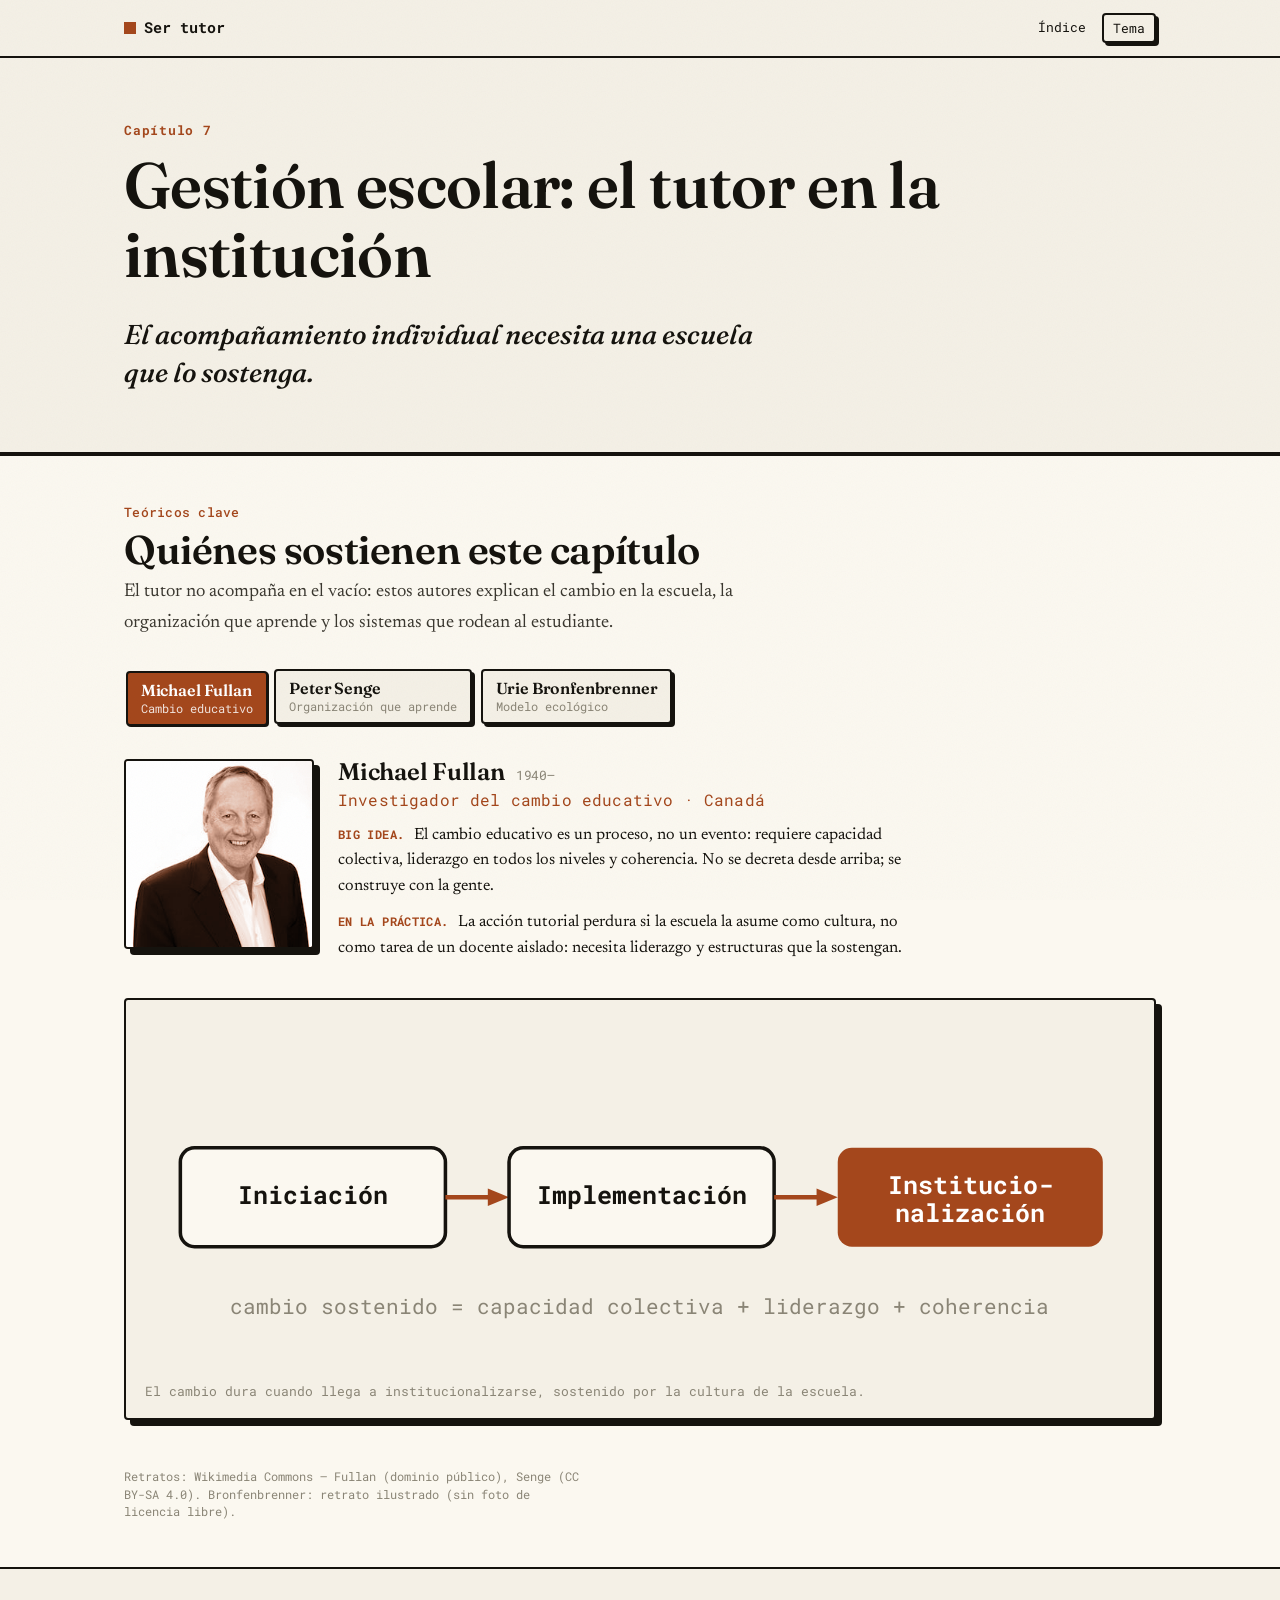
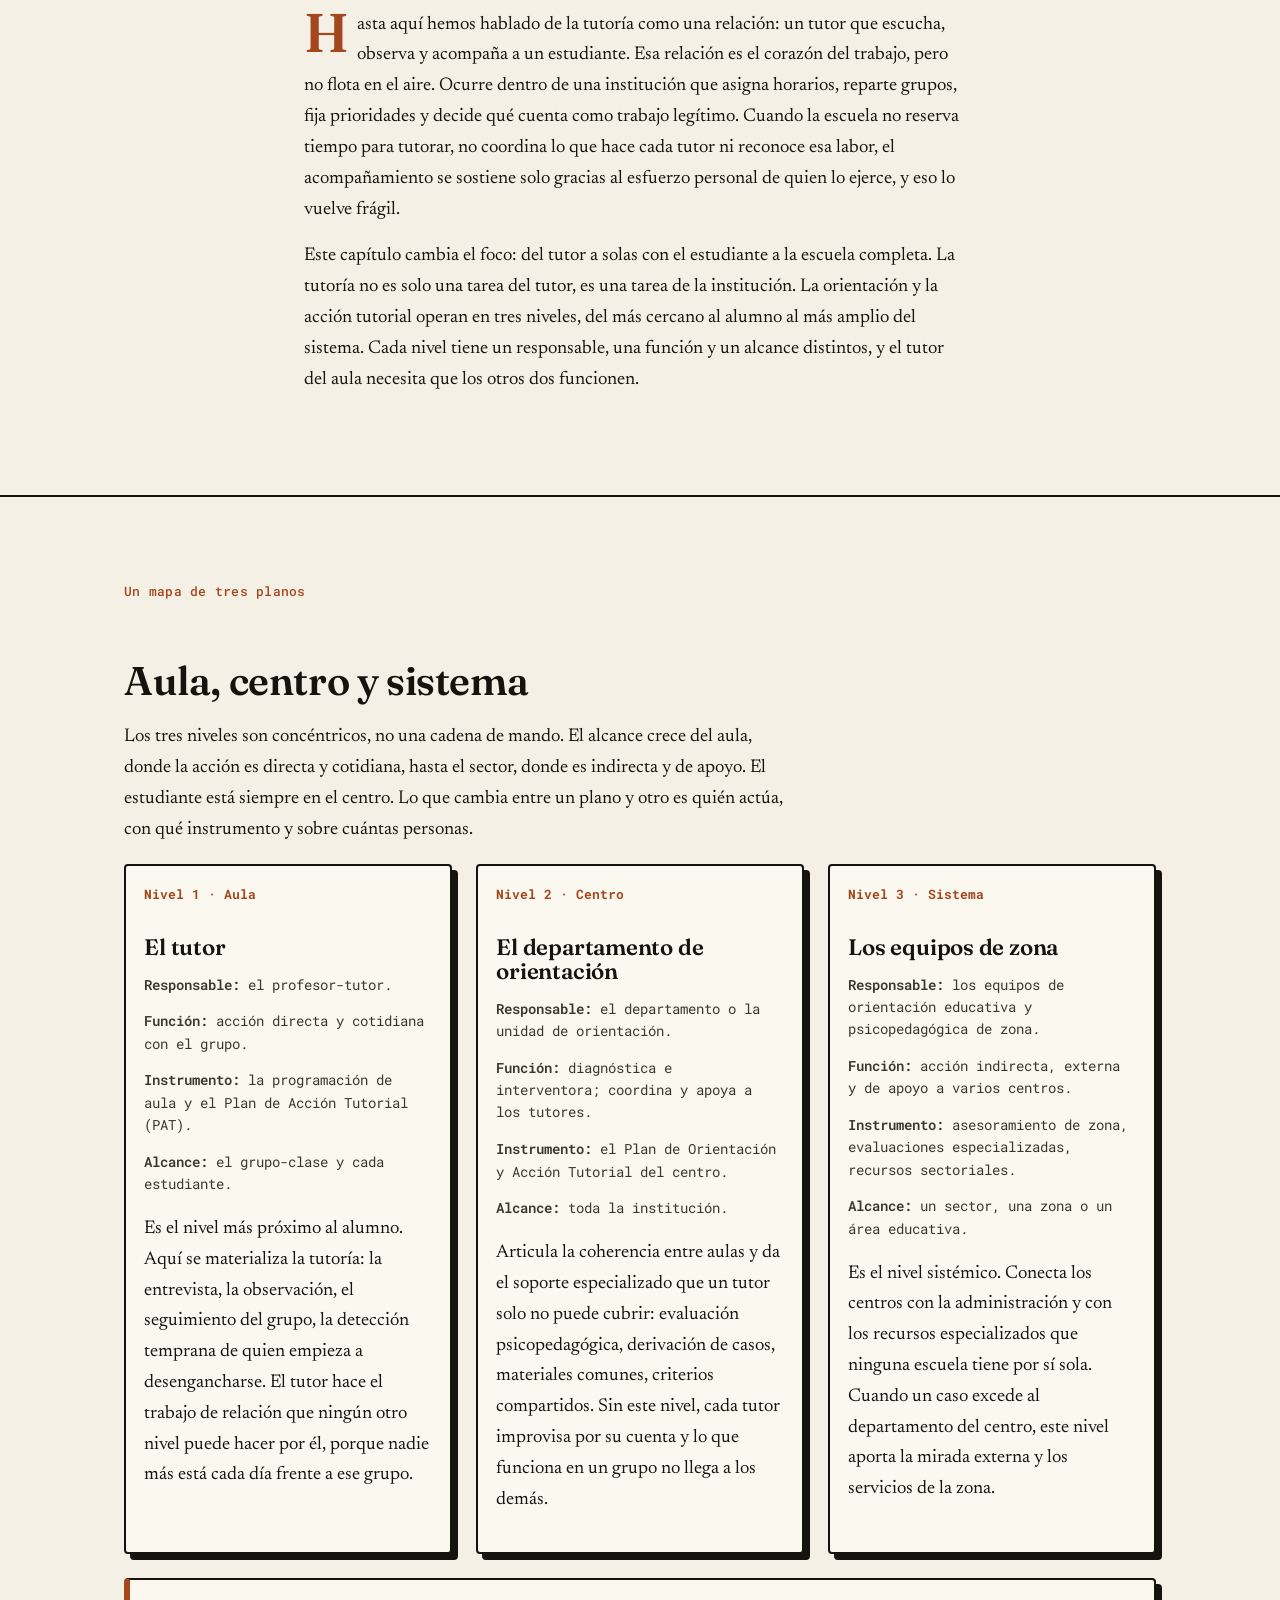
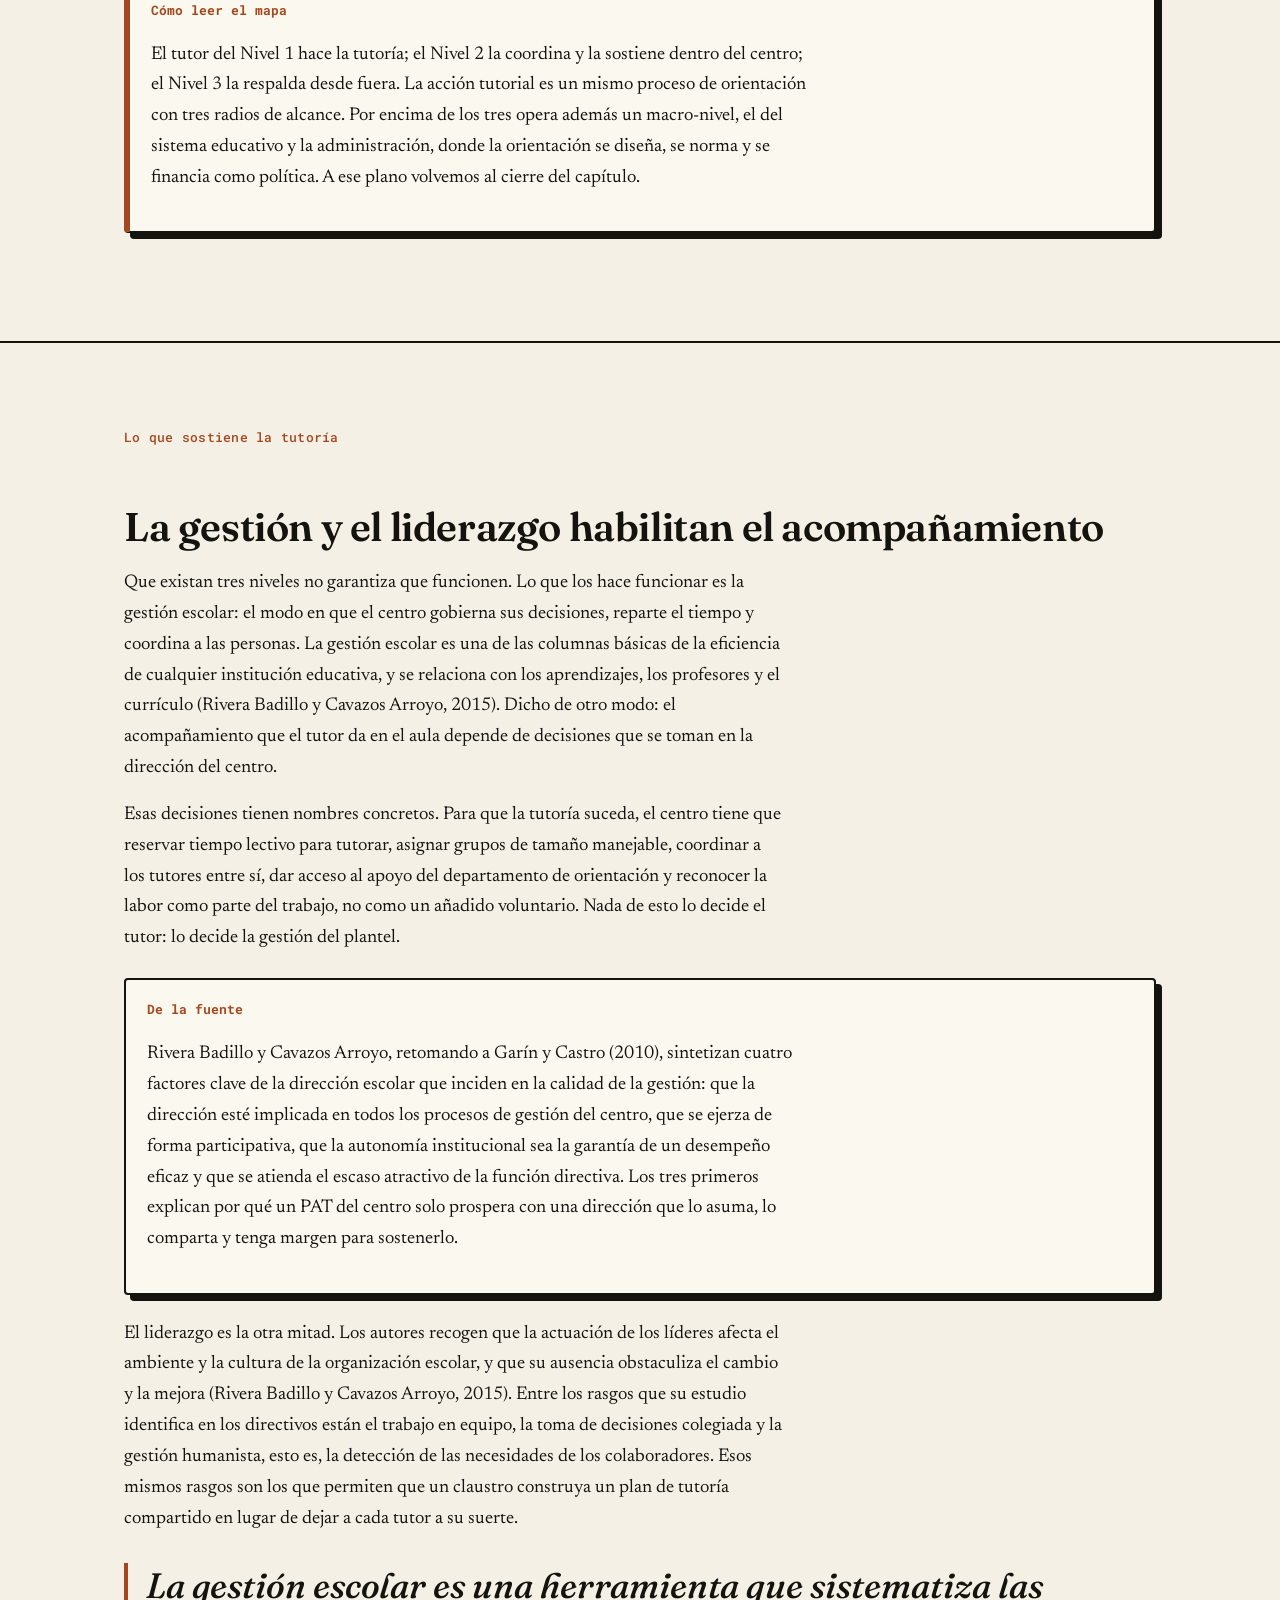
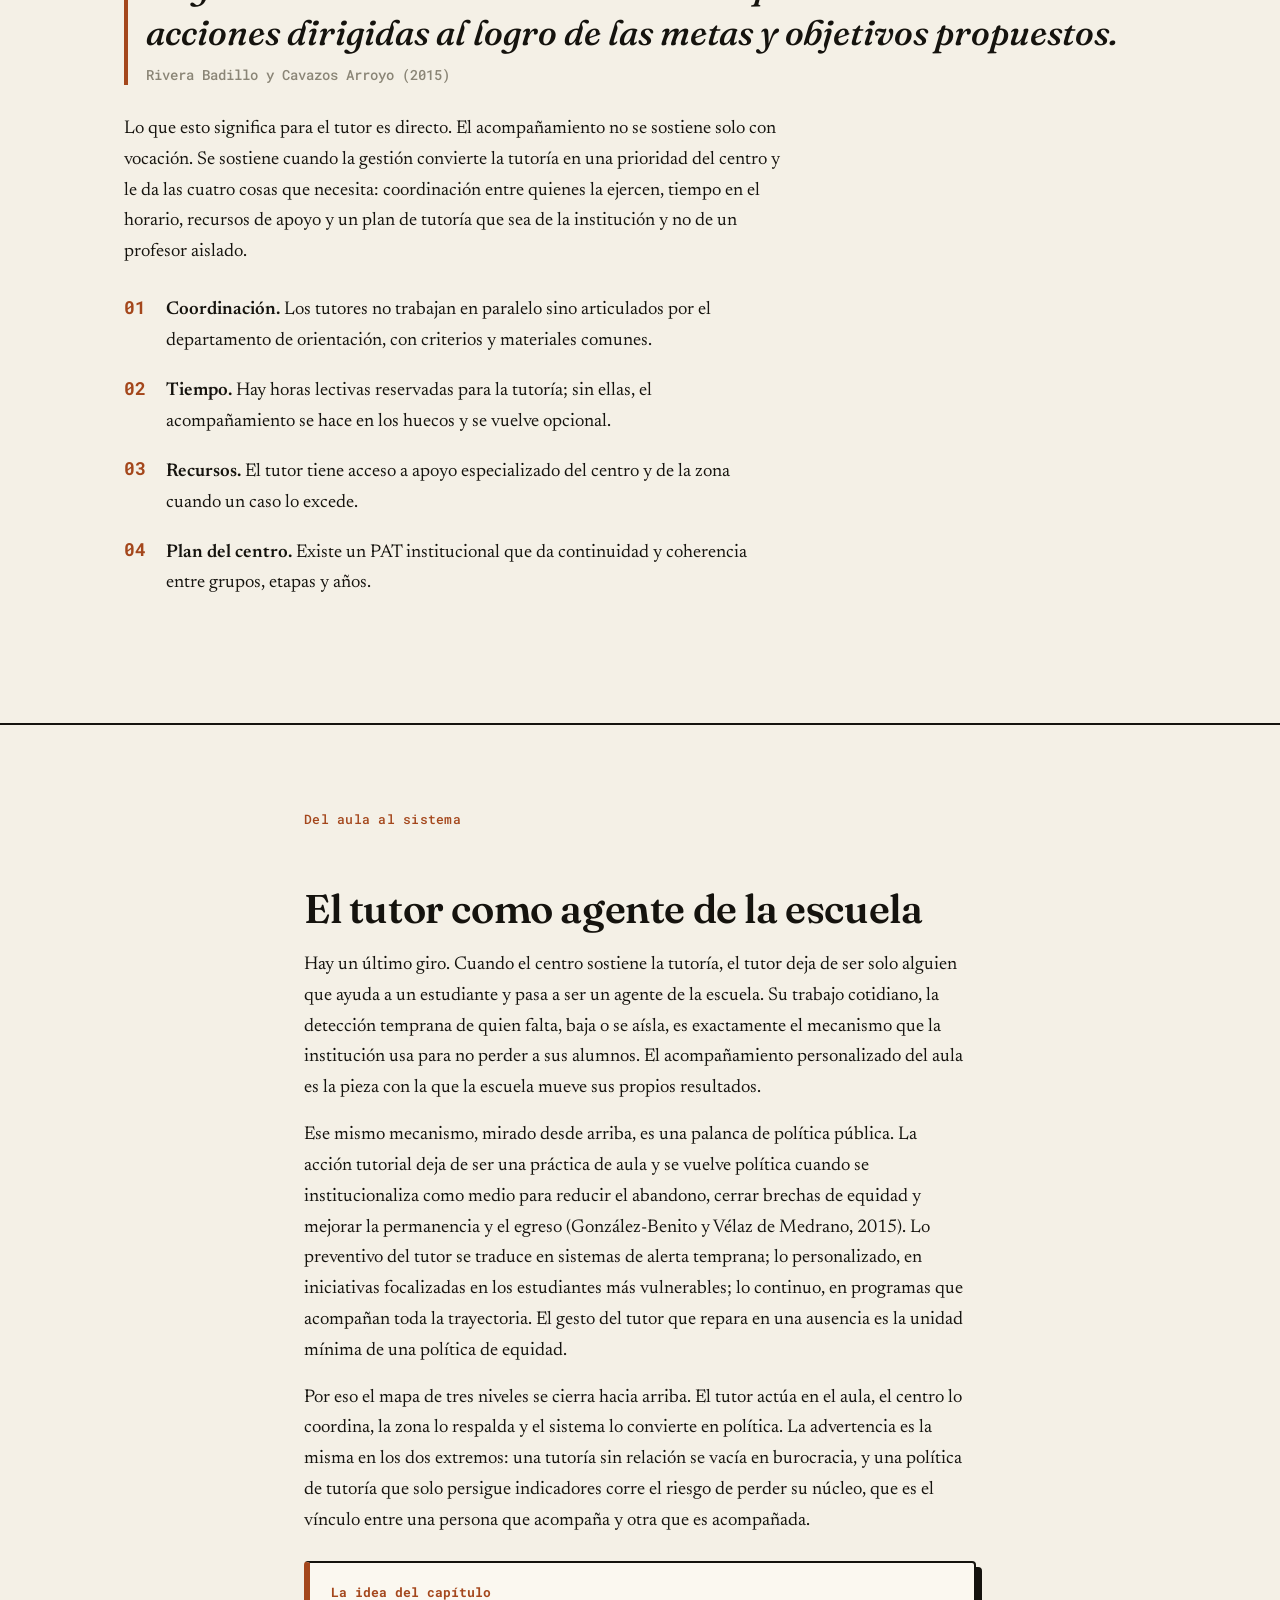
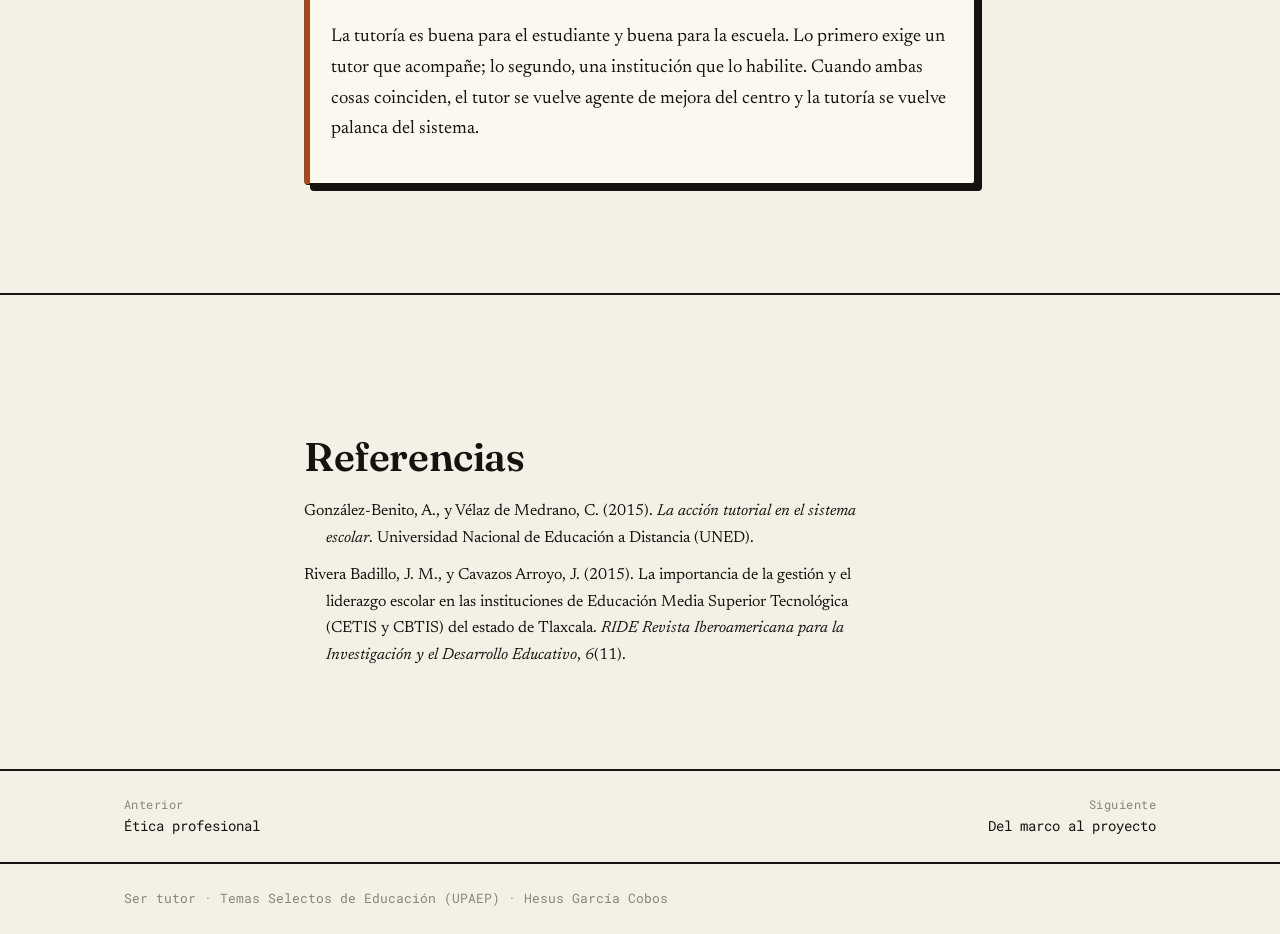
<file: docs/cap7.html>
<!doctype html>
<html lang="es" data-theme="light">
<head>
<meta charset="utf-8">
<meta name="viewport" content="width=device-width, initial-scale=1">
<meta name="description" content="Capítulo 7 de Ser tutor: la tutoría como tarea de la institución. Mapa de tres niveles (aula, centro y sistema), la gestión y el liderazgo que habilitan la tutoría, y el tutor como agente de la escuela.">
<title>Capítulo 7 · Gestión escolar: el tutor en la institución · Ser tutor</title>
<link rel="stylesheet" href="assets/book.css">
</head>
<body style="--chap:var(--c7)">

<nav class="nav"><div class="wrap"><a class="nav__brand" href="index.html"><span class="sq"></span> Ser tutor</a><div class="nav__right"><a href="index.html#indice">Índice</a><button class="toggle" id="themeToggle" type="button">Tema</button></div></div></nav>

<header class="chead"><div class="wrap"><span class="chap-no">Capítulo 7</span><h1>Gestión escolar: el tutor en la institución</h1><p class="lead">El acompañamiento individual necesita una escuela que lo sostenga.</p></div></header>

  <section class="theorists" aria-label="Teóricos clave del capítulo"><div class="wrap">
    <p class="eyebrow">Teóricos clave</p>
    <h2 class="th__h">Quiénes sostienen este capítulo</h2>
    <p class="th__sub">El tutor no acompaña en el vacío: estos autores explican el cambio en la escuela, la organización que aprende y los sistemas que rodean al estudiante.</p>

    <div class="th" data-th>
      <div class="th__tabs" role="tablist" aria-label="Teóricos del capítulo 7">
        <button class="th__tab" role="tab" id="t6-fullan" aria-controls="p6-fullan"><span class="th__tabname">Michael Fullan</span><span class="th__tabidea">Cambio educativo</span></button>
        <button class="th__tab" role="tab" id="t6-senge" aria-controls="p6-senge"><span class="th__tabname">Peter Senge</span><span class="th__tabidea">Organización que aprende</span></button>
        <button class="th__tab" role="tab" id="t6-bronfen" aria-controls="p6-bronfen"><span class="th__tabname">Urie Bronfenbrenner</span><span class="th__tabidea">Modelo ecológico</span></button>
      </div>

      <div class="th__panels">
        <article class="th__panel" role="tabpanel" id="p6-fullan" aria-labelledby="t6-fullan">
          <div class="th__media"><img src="assets/img/theorists/fullan.jpg" alt="Retrato de Michael Fullan" loading="lazy" width="240" height="300"></div>
          <div class="th__content">
            <h3 class="th__name">Michael Fullan <span class="th__years">1940–</span></h3>
            <p class="th__role">Investigador del cambio educativo · Canadá</p>
            <p><span class="th__lead">Big idea.</span> El cambio educativo es un proceso, no un evento: requiere capacidad colectiva, liderazgo en todos los niveles y coherencia. No se decreta desde arriba; se construye con la gente.</p>
            <p><span class="th__lead">En la práctica.</span> La acción tutorial perdura si la escuela la asume como cultura, no como tarea de un docente aislado: necesita liderazgo y estructuras que la sostengan.</p>
          </div>
          <figure class="th__diagram">
            <svg viewBox="0 0 560 200" role="img" aria-label="El cambio educativo como proceso en tres fases">
              <rect class="dg-soft" x="20" y="74" width="150" height="56" rx="8"/><text class="dg-tb" x="95" y="106" text-anchor="middle">Iniciación</text>
              <path class="dg-acc" d="M170 102 L200 102"/><path class="dg-fill" d="M206 102 l-12 -5 l0 10 z"/>
              <rect class="dg-soft" x="206" y="74" width="150" height="56" rx="8"/><text class="dg-tb" x="281" y="106" text-anchor="middle">Implementación</text>
              <path class="dg-acc" d="M356 102 L386 102"/><path class="dg-fill" d="M392 102 l-12 -5 l0 10 z"/>
              <rect class="dg-fill" x="392" y="74" width="150" height="56" rx="8"/><text class="dg-tw" x="467" y="100" text-anchor="middle">Institucio-</text><text class="dg-tw" x="467" y="116" text-anchor="middle">nalización</text>
              <text class="dg-tm" x="280" y="168" text-anchor="middle">cambio sostenido = capacidad colectiva + liderazgo + coherencia</text>
            </svg>
            <figcaption>El cambio dura cuando llega a institucionalizarse, sostenido por la cultura de la escuela.</figcaption>
          </figure>
        </article>

        <article class="th__panel" role="tabpanel" id="p6-senge" aria-labelledby="t6-senge">
          <div class="th__media"><img src="assets/img/theorists/senge.jpg" alt="Retrato de Peter Senge" loading="lazy" width="306" height="405"></div>
          <div class="th__content">
            <h3 class="th__name">Peter Senge <span class="th__years">1947–</span></h3>
            <p class="th__role">Teórico organizacional · EE. UU.</p>
            <p><span class="th__lead">Big idea.</span> La organización que aprende se apoya en cinco disciplinas: dominio personal, modelos mentales, visión compartida, aprendizaje en equipo y pensamiento sistémico (la quinta, que integra a las demás).</p>
            <p><span class="th__lead">En la práctica.</span> Una escuela que acompaña bien es una que aprende de sí misma: el tutor forma parte de un equipo con visión compartida que revisa sus propios supuestos.</p>
          </div>
          <figure class="th__diagram">
            <svg viewBox="0 0 560 270" role="img" aria-label="Las cinco disciplinas de la organización que aprende">
              <g class="dg-acc"><line x1="280" y1="135" x2="280" y2="56"/><line x1="280" y1="135" x2="446" y2="135"/><line x1="280" y1="135" x2="280" y2="214"/><line x1="280" y1="135" x2="114" y2="135"/></g>
              <circle class="dg-soft" cx="280" cy="56" r="44"/><text class="dg-tm" x="280" y="53" text-anchor="middle">Visión</text><text class="dg-tm" x="280" y="67" text-anchor="middle">compartida</text>
              <circle class="dg-soft" cx="446" cy="135" r="44"/><text class="dg-tm" x="446" y="132" text-anchor="middle">Aprendizaje</text><text class="dg-tm" x="446" y="146" text-anchor="middle">en equipo</text>
              <circle class="dg-soft" cx="280" cy="214" r="44"/><text class="dg-tm" x="280" y="211" text-anchor="middle">Dominio</text><text class="dg-tm" x="280" y="225" text-anchor="middle">personal</text>
              <circle class="dg-soft" cx="114" cy="135" r="44"/><text class="dg-tm" x="114" y="132" text-anchor="middle">Modelos</text><text class="dg-tm" x="114" y="146" text-anchor="middle">mentales</text>
              <circle class="dg-fill" cx="280" cy="135" r="50"/><text class="dg-tw" x="280" y="132" text-anchor="middle">Pensamiento</text><text class="dg-tw" x="280" y="147" text-anchor="middle">sistémico</text>
            </svg>
            <figcaption>El pensamiento sistémico integra las otras cuatro disciplinas en la quinta disciplina.</figcaption>
          </figure>
        </article>

        <article class="th__panel" role="tabpanel" id="p6-bronfen" aria-labelledby="t6-bronfen">
          <div class="th__media">
            <svg class="th__plate" viewBox="0 0 200 200" role="img" aria-label="Retrato ilustrado de Urie Bronfenbrenner">
              <rect width="200" height="200" fill="var(--paper-raised)"/>
              <circle cx="100" cy="90" r="56" fill="var(--chap)" opacity="0.12"/>
              <circle cx="100" cy="90" r="56" fill="none" stroke="var(--chap)" stroke-width="2"/>
              <text x="100" y="106" text-anchor="middle" font-family="var(--font-display)" font-weight="700" font-size="52" fill="var(--chap)">UB</text>
              <text x="100" y="176" text-anchor="middle" font-family="var(--font-mono)" font-weight="700" font-size="13" fill="var(--ink)">BRONFENBRENNER</text>
            </svg>
          </div>
          <div class="th__content">
            <h3 class="th__name">Urie Bronfenbrenner <span class="th__years">1917–2005</span></h3>
            <p class="th__role">Psicólogo · EE. UU. · (retrato ilustrado: sin foto de licencia libre)</p>
            <p><span class="th__lead">Big idea.</span> El modelo ecológico: el desarrollo ocurre dentro de sistemas anidados — microsistema (aula, familia), mesosistema (sus relaciones), exosistema y macrosistema (la cultura) — a lo largo del tiempo.</p>
            <p><span class="th__lead">En la práctica.</span> El tutor conecta aula, familia y centro: el estudiante vive en todos esos sistemas a la vez, y acompañarlo exige mirarlos juntos, no solo el aula.</p>
          </div>
          <figure class="th__diagram">
            <svg viewBox="0 0 560 250" role="img" aria-label="Los sistemas anidados del modelo ecológico">
              <ellipse cx="280" cy="125" rx="270" ry="115" fill="var(--chap)" opacity="0.08" stroke="var(--ink)" stroke-width="1.5"/>
              <ellipse cx="280" cy="125" rx="206" ry="92" fill="var(--chap)" opacity="0.10" stroke="var(--ink)" stroke-width="1.5"/>
              <ellipse cx="280" cy="125" rx="142" ry="68" fill="var(--chap)" opacity="0.14" stroke="var(--ink)" stroke-width="1.5"/>
              <ellipse cx="280" cy="125" rx="78" ry="44" fill="var(--chap)" opacity="0.22" stroke="var(--ink)" stroke-width="1.5"/>
              <circle class="dg-fill" cx="280" cy="125" r="30"/><text class="dg-tw" x="280" y="129" text-anchor="middle" font-size="12">Estudiante</text>
              <text class="dg-tm" x="280" y="74" text-anchor="middle">Microsistema</text>
              <text class="dg-tm" x="280" y="50" text-anchor="middle">Mesosistema</text>
              <text class="dg-tm" x="280" y="28" text-anchor="middle">Exosistema</text>
              <text class="dg-ta" x="280" y="234" text-anchor="middle">Macrosistema · cultura (y el tiempo: cronosistema)</text>
            </svg>
            <figcaption>El estudiante vive en sistemas anidados; el tutor teje las relaciones entre ellos.</figcaption>
          </figure>
        </article>
      </div>
    </div>

    <p class="th__credit">Retratos: Wikimedia Commons — Fullan (dominio público), Senge (CC BY-SA 4.0). Bronfenbrenner: retrato ilustrado (sin foto de licencia libre).</p>
  </div></section>

<main>

<section class="prose"><div class="wrap wrap--narrow">
<p class="dropcap reveal">Hasta aquí hemos hablado de la tutoría como una relación: un tutor que escucha, observa y acompaña a un estudiante. Esa relación es el corazón del trabajo, pero no flota en el aire. Ocurre dentro de una institución que asigna horarios, reparte grupos, fija prioridades y decide qué cuenta como trabajo legítimo. Cuando la escuela no reserva tiempo para tutorar, no coordina lo que hace cada tutor ni reconoce esa labor, el acompañamiento se sostiene solo gracias al esfuerzo personal de quien lo ejerce, y eso lo vuelve frágil.</p>
<p class="reveal">Este capítulo cambia el foco: del tutor a solas con el estudiante a la escuela completa. La tutoría no es solo una tarea del tutor, es una tarea de la institución. La orientación y la acción tutorial operan en tres niveles, del más cercano al alumno al más amplio del sistema. Cada nivel tiene un responsable, una función y un alcance distintos, y el tutor del aula necesita que los otros dos funcionen.</p>
</div></section>

<hr class="rule">

<section><div class="wrap">
<p class="eyebrow reveal">Un mapa de tres planos</p>
<h2 class="reveal">Aula, centro y sistema</h2>
<p class="reveal">Los tres niveles son concéntricos, no una cadena de mando. El alcance crece del aula, donde la acción es directa y cotidiana, hasta el sector, donde es indirecta y de apoyo. El estudiante está siempre en el centro. Lo que cambia entre un plano y otro es quién actúa, con qué instrumento y sobre cuántas personas.</p>

<div class="grid grid--3">
<div class="card reveal">
<span class="tag">Nivel 1 · Aula</span>
<h3>El tutor</h3>
<p class="section-note"><strong>Responsable:</strong> el profesor-tutor.</p>
<p class="section-note"><strong>Función:</strong> acción directa y cotidiana con el grupo.</p>
<p class="section-note"><strong>Instrumento:</strong> la programación de aula y el Plan de Acción Tutorial (PAT).</p>
<p class="section-note"><strong>Alcance:</strong> el grupo-clase y cada estudiante.</p>
<p>Es el nivel más próximo al alumno. Aquí se materializa la tutoría: la entrevista, la observación, el seguimiento del grupo, la detección temprana de quien empieza a desengancharse. El tutor hace el trabajo de relación que ningún otro nivel puede hacer por él, porque nadie más está cada día frente a ese grupo.</p>
</div>
<div class="card reveal">
<span class="tag">Nivel 2 · Centro</span>
<h3>El departamento de orientación</h3>
<p class="section-note"><strong>Responsable:</strong> el departamento o la unidad de orientación.</p>
<p class="section-note"><strong>Función:</strong> diagnóstica e interventora; coordina y apoya a los tutores.</p>
<p class="section-note"><strong>Instrumento:</strong> el Plan de Orientación y Acción Tutorial del centro.</p>
<p class="section-note"><strong>Alcance:</strong> toda la institución.</p>
<p>Articula la coherencia entre aulas y da el soporte especializado que un tutor solo no puede cubrir: evaluación psicopedagógica, derivación de casos, materiales comunes, criterios compartidos. Sin este nivel, cada tutor improvisa por su cuenta y lo que funciona en un grupo no llega a los demás.</p>
</div>
<div class="card reveal">
<span class="tag">Nivel 3 · Sistema</span>
<h3>Los equipos de zona</h3>
<p class="section-note"><strong>Responsable:</strong> los equipos de orientación educativa y psicopedagógica de zona.</p>
<p class="section-note"><strong>Función:</strong> acción indirecta, externa y de apoyo a varios centros.</p>
<p class="section-note"><strong>Instrumento:</strong> asesoramiento de zona, evaluaciones especializadas, recursos sectoriales.</p>
<p class="section-note"><strong>Alcance:</strong> un sector, una zona o un área educativa.</p>
<p>Es el nivel sistémico. Conecta los centros con la administración y con los recursos especializados que ninguna escuela tiene por sí sola. Cuando un caso excede al departamento del centro, este nivel aporta la mirada externa y los servicios de la zona.</p>
</div>
</div>

<div class="box box--accent reveal">
<span class="tag">Cómo leer el mapa</span>
<p>El tutor del Nivel 1 hace la tutoría; el Nivel 2 la coordina y la sostiene dentro del centro; el Nivel 3 la respalda desde fuera. La acción tutorial es un mismo proceso de orientación con tres radios de alcance. Por encima de los tres opera además un macro-nivel, el del sistema educativo y la administración, donde la orientación se diseña, se norma y se financia como política. A ese plano volvemos al cierre del capítulo.</p>
</div>
</div></section>

<hr class="rule">

<section><div class="wrap">
<p class="eyebrow reveal">Lo que sostiene la tutoría</p>
<h2 class="reveal">La gestión y el liderazgo habilitan el acompañamiento</h2>
<div class="prose">
<p class="reveal">Que existan tres niveles no garantiza que funcionen. Lo que los hace funcionar es la gestión escolar: el modo en que el centro gobierna sus decisiones, reparte el tiempo y coordina a las personas. La gestión escolar es una de las columnas básicas de la eficiencia de cualquier institución educativa, y se relaciona con los aprendizajes, los profesores y el currículo (Rivera Badillo y Cavazos Arroyo, 2015). Dicho de otro modo: el acompañamiento que el tutor da en el aula depende de decisiones que se toman en la dirección del centro.</p>
<p class="reveal">Esas decisiones tienen nombres concretos. Para que la tutoría suceda, el centro tiene que reservar tiempo lectivo para tutorar, asignar grupos de tamaño manejable, coordinar a los tutores entre sí, dar acceso al apoyo del departamento de orientación y reconocer la labor como parte del trabajo, no como un añadido voluntario. Nada de esto lo decide el tutor: lo decide la gestión del plantel.</p>
</div>

<div class="box reveal">
<span class="tag">De la fuente</span>
<p>Rivera Badillo y Cavazos Arroyo, retomando a Garín y Castro (2010), sintetizan cuatro factores clave de la dirección escolar que inciden en la calidad de la gestión: que la dirección esté implicada en todos los procesos de gestión del centro, que se ejerza de forma participativa, que la autonomía institucional sea la garantía de un desempeño eficaz y que se atienda el escaso atractivo de la función directiva. Los tres primeros explican por qué un PAT del centro solo prospera con una dirección que lo asuma, lo comparta y tenga margen para sostenerlo.</p>
</div>

<div class="prose">
<p class="reveal">El liderazgo es la otra mitad. Los autores recogen que la actuación de los líderes afecta el ambiente y la cultura de la organización escolar, y que su ausencia obstaculiza el cambio y la mejora (Rivera Badillo y Cavazos Arroyo, 2015). Entre los rasgos que su estudio identifica en los directivos están el trabajo en equipo, la toma de decisiones colegiada y la gestión humanista, esto es, la detección de las necesidades de los colaboradores. Esos mismos rasgos son los que permiten que un claustro construya un plan de tutoría compartido en lugar de dejar a cada tutor a su suerte.</p>
</div>

<blockquote class="quote reveal">La gestión escolar es una herramienta que sistematiza las acciones dirigidas al logro de las metas y objetivos propuestos.
<cite>Rivera Badillo y Cavazos Arroyo (2015)</cite></blockquote>

<div class="prose">
<p class="reveal">Lo que esto significa para el tutor es directo. El acompañamiento no se sostiene solo con vocación. Se sostiene cuando la gestión convierte la tutoría en una prioridad del centro y le da las cuatro cosas que necesita: coordinación entre quienes la ejercen, tiempo en el horario, recursos de apoyo y un plan de tutoría que sea de la institución y no de un profesor aislado.</p>
</div>

<ol class="numlist reveal">
<li><strong>Coordinación.</strong> Los tutores no trabajan en paralelo sino articulados por el departamento de orientación, con criterios y materiales comunes.</li>
<li><strong>Tiempo.</strong> Hay horas lectivas reservadas para la tutoría; sin ellas, el acompañamiento se hace en los huecos y se vuelve opcional.</li>
<li><strong>Recursos.</strong> El tutor tiene acceso a apoyo especializado del centro y de la zona cuando un caso lo excede.</li>
<li><strong>Plan del centro.</strong> Existe un PAT institucional que da continuidad y coherencia entre grupos, etapas y años.</li>
</ol>
</div></section>

<hr class="rule">

<section><div class="wrap wrap--narrow">
<p class="eyebrow reveal">Del aula al sistema</p>
<h2 class="reveal">El tutor como agente de la escuela</h2>
<div class="prose">
<p class="reveal">Hay un último giro. Cuando el centro sostiene la tutoría, el tutor deja de ser solo alguien que ayuda a un estudiante y pasa a ser un agente de la escuela. Su trabajo cotidiano, la detección temprana de quien falta, baja o se aísla, es exactamente el mecanismo que la institución usa para no perder a sus alumnos. El acompañamiento personalizado del aula es la pieza con la que la escuela mueve sus propios resultados.</p>
<p class="reveal">Ese mismo mecanismo, mirado desde arriba, es una palanca de política pública. La acción tutorial deja de ser una práctica de aula y se vuelve política cuando se institucionaliza como medio para reducir el abandono, cerrar brechas de equidad y mejorar la permanencia y el egreso (González-Benito y Vélaz de Medrano, 2015). Lo preventivo del tutor se traduce en sistemas de alerta temprana; lo personalizado, en iniciativas focalizadas en los estudiantes más vulnerables; lo continuo, en programas que acompañan toda la trayectoria. El gesto del tutor que repara en una ausencia es la unidad mínima de una política de equidad.</p>
<p class="reveal">Por eso el mapa de tres niveles se cierra hacia arriba. El tutor actúa en el aula, el centro lo coordina, la zona lo respalda y el sistema lo convierte en política. La advertencia es la misma en los dos extremos: una tutoría sin relación se vacía en burocracia, y una política de tutoría que solo persigue indicadores corre el riesgo de perder su núcleo, que es el vínculo entre una persona que acompaña y otra que es acompañada.</p>
</div>

<div class="box box--accent reveal">
<span class="tag">La idea del capítulo</span>
<p>La tutoría es buena para el estudiante y buena para la escuela. Lo primero exige un tutor que acompañe; lo segundo, una institución que lo habilite. Cuando ambas cosas coinciden, el tutor se vuelve agente de mejora del centro y la tutoría se vuelve palanca del sistema.</p>
</div>
</div></section>

<hr class="rule">

<section><div class="wrap wrap--narrow">
<h2 class="reveal">Referencias</h2>
<div class="refs reveal">
<p>González-Benito, A., y Vélaz de Medrano, C. (2015). <em>La acción tutorial en el sistema escolar</em>. Universidad Nacional de Educación a Distancia (UNED).</p>
<p>Rivera Badillo, J. M., y Cavazos Arroyo, J. (2015). La importancia de la gestión y el liderazgo escolar en las instituciones de Educación Media Superior Tecnológica (CETIS y CBTIS) del estado de Tlaxcala. <em>RIDE Revista Iberoamericana para la Investigación y el Desarrollo Educativo</em>, <em>6</em>(11).</p>
</div>
</div></section>

</main>

<nav class="pager"><div class="wrap"><a href="cap6.html"><span class="dir">Anterior</span>Ética profesional</a><a class="nx" href="cap8.html"><span class="dir">Siguiente</span>Del marco al proyecto</a></div></nav>

<footer class="foot"><div class="wrap">Ser tutor · Temas Selectos de Educación (UPAEP) · Hesus García Cobos</div></footer>

<script src="assets/book.js"></script>
</body>
</html>
</file>
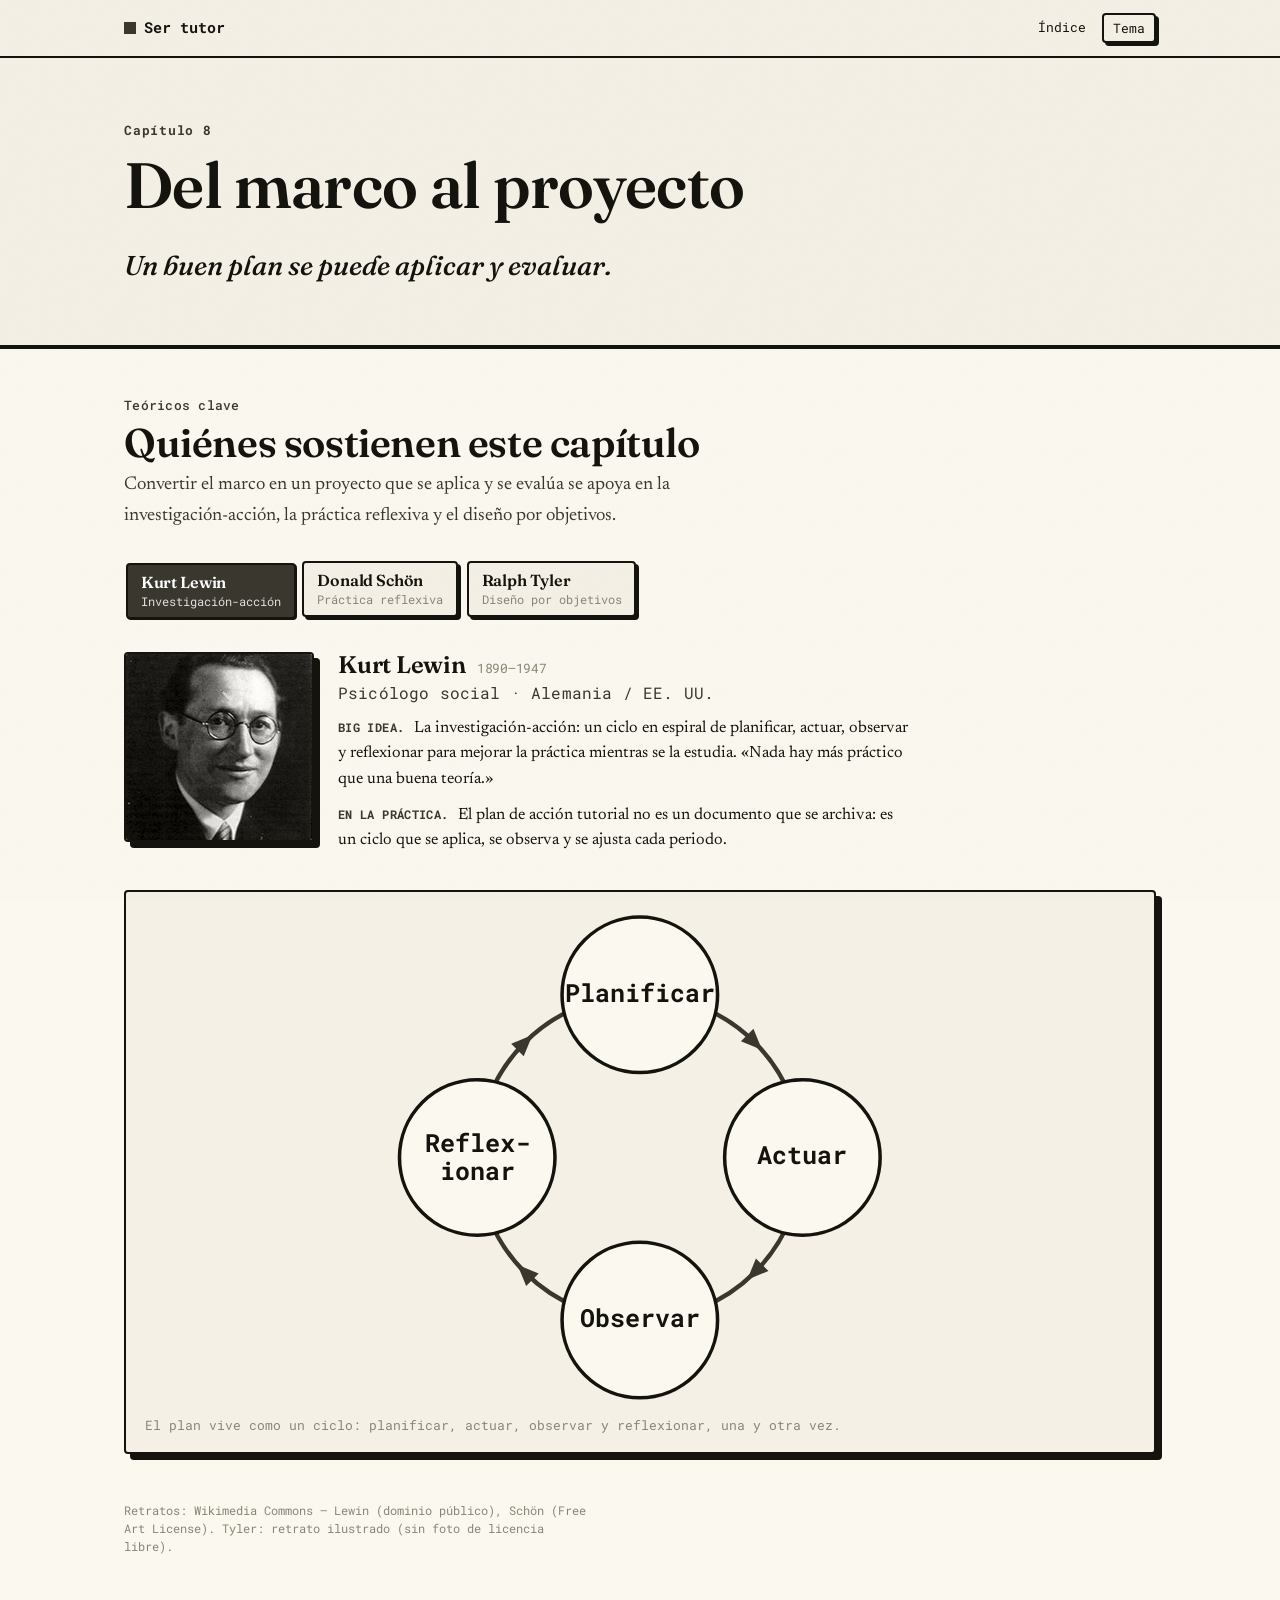
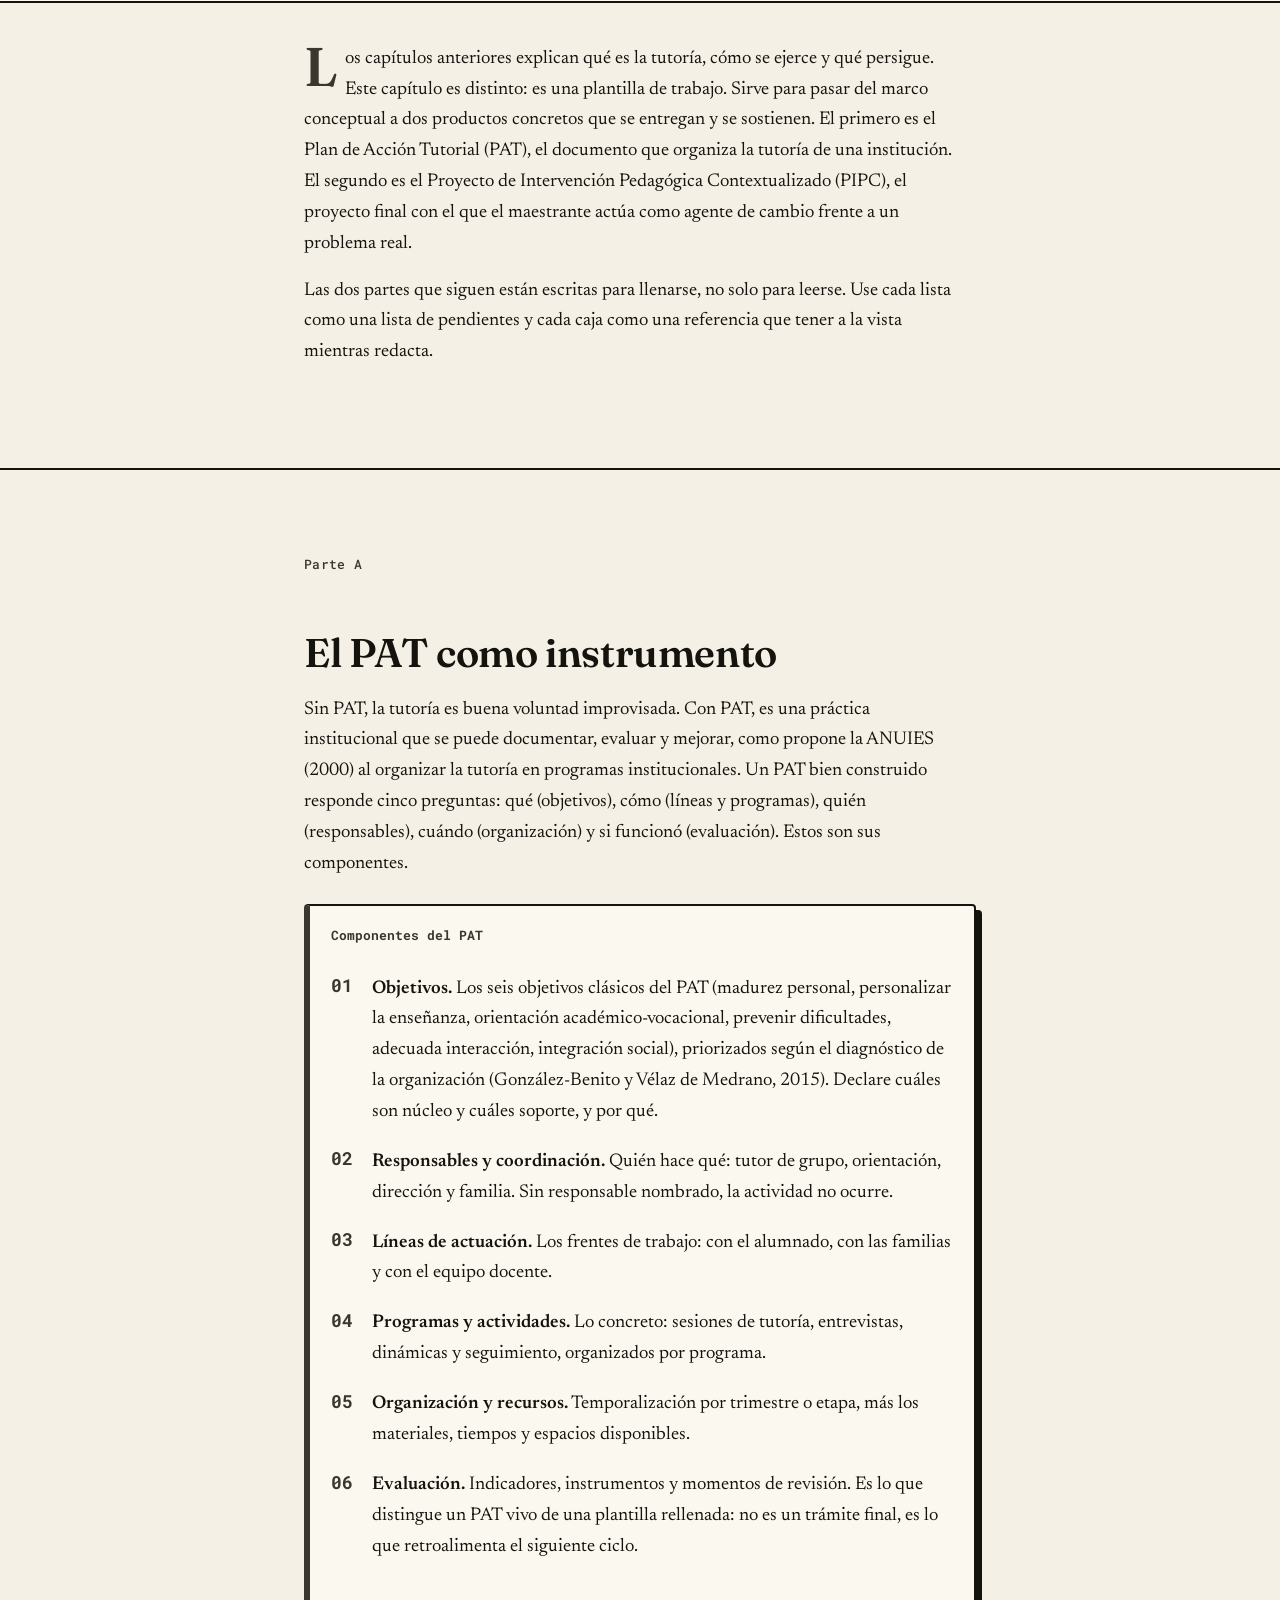
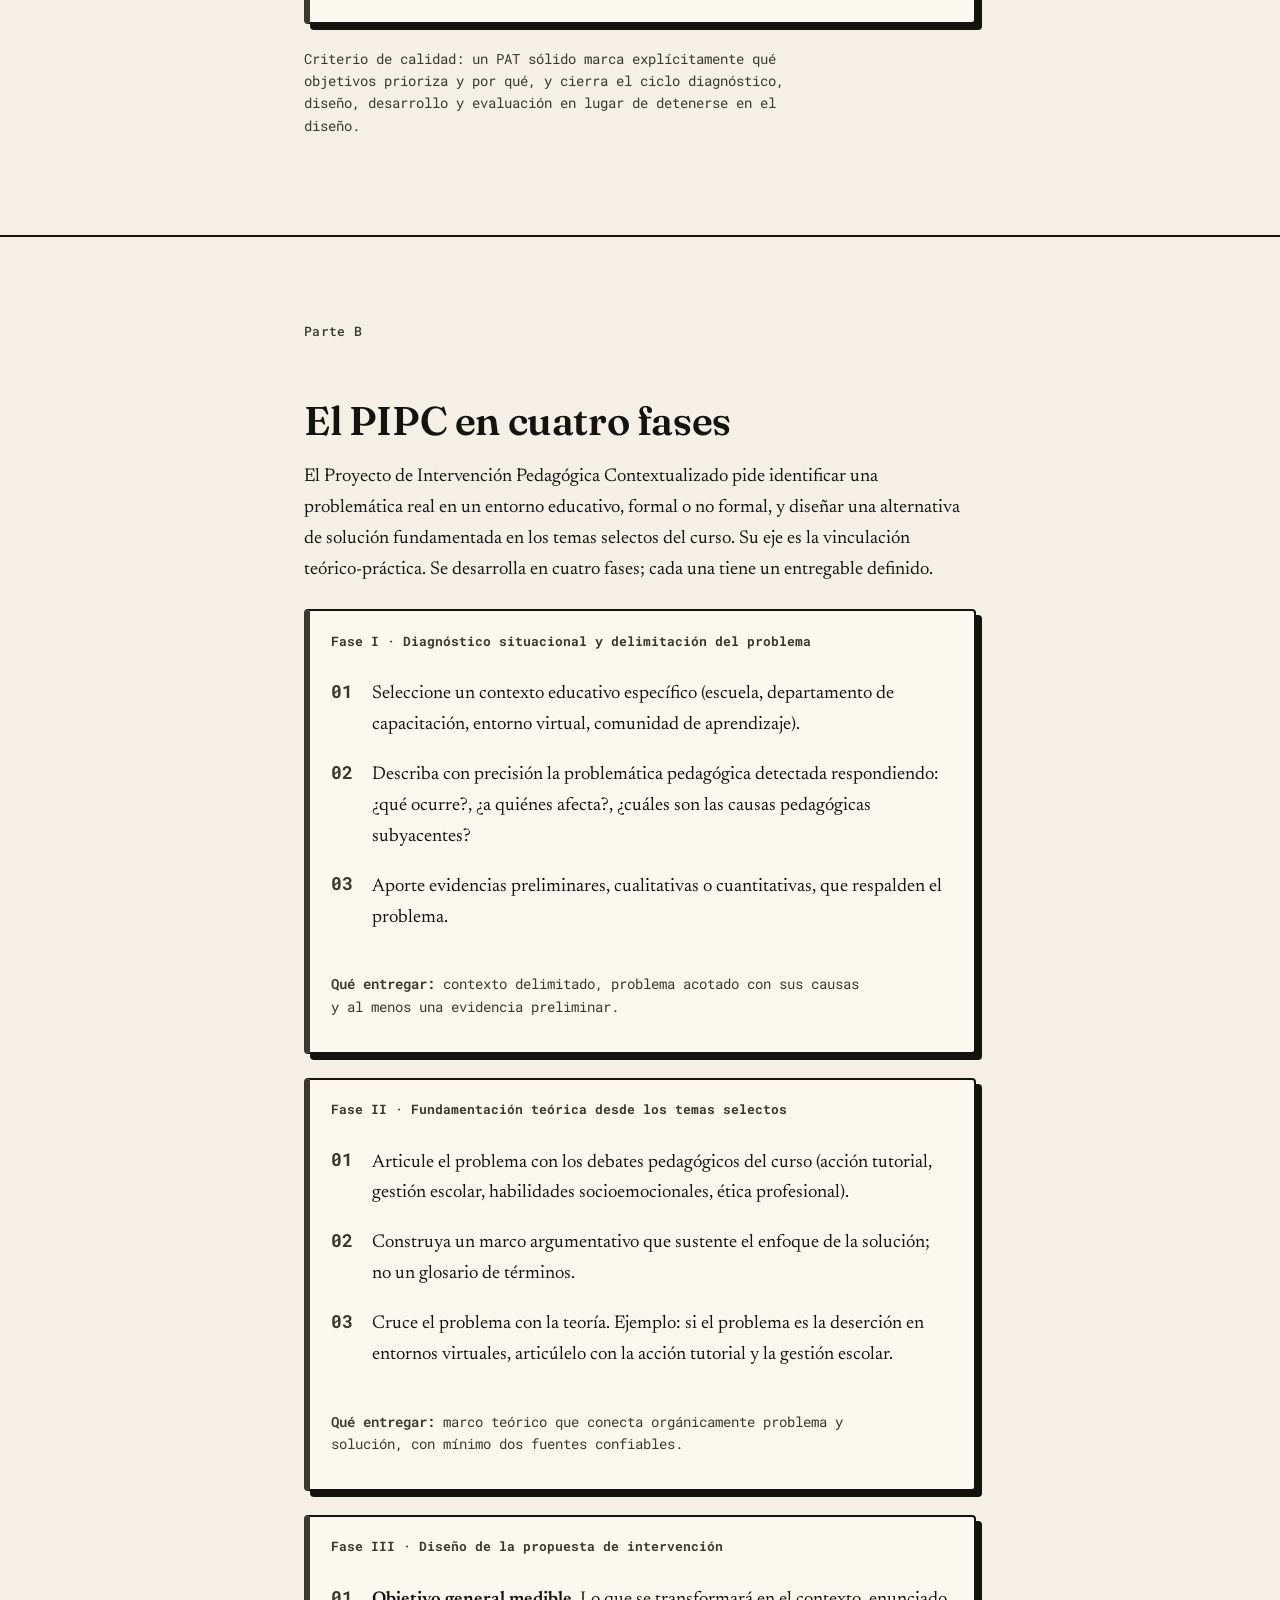
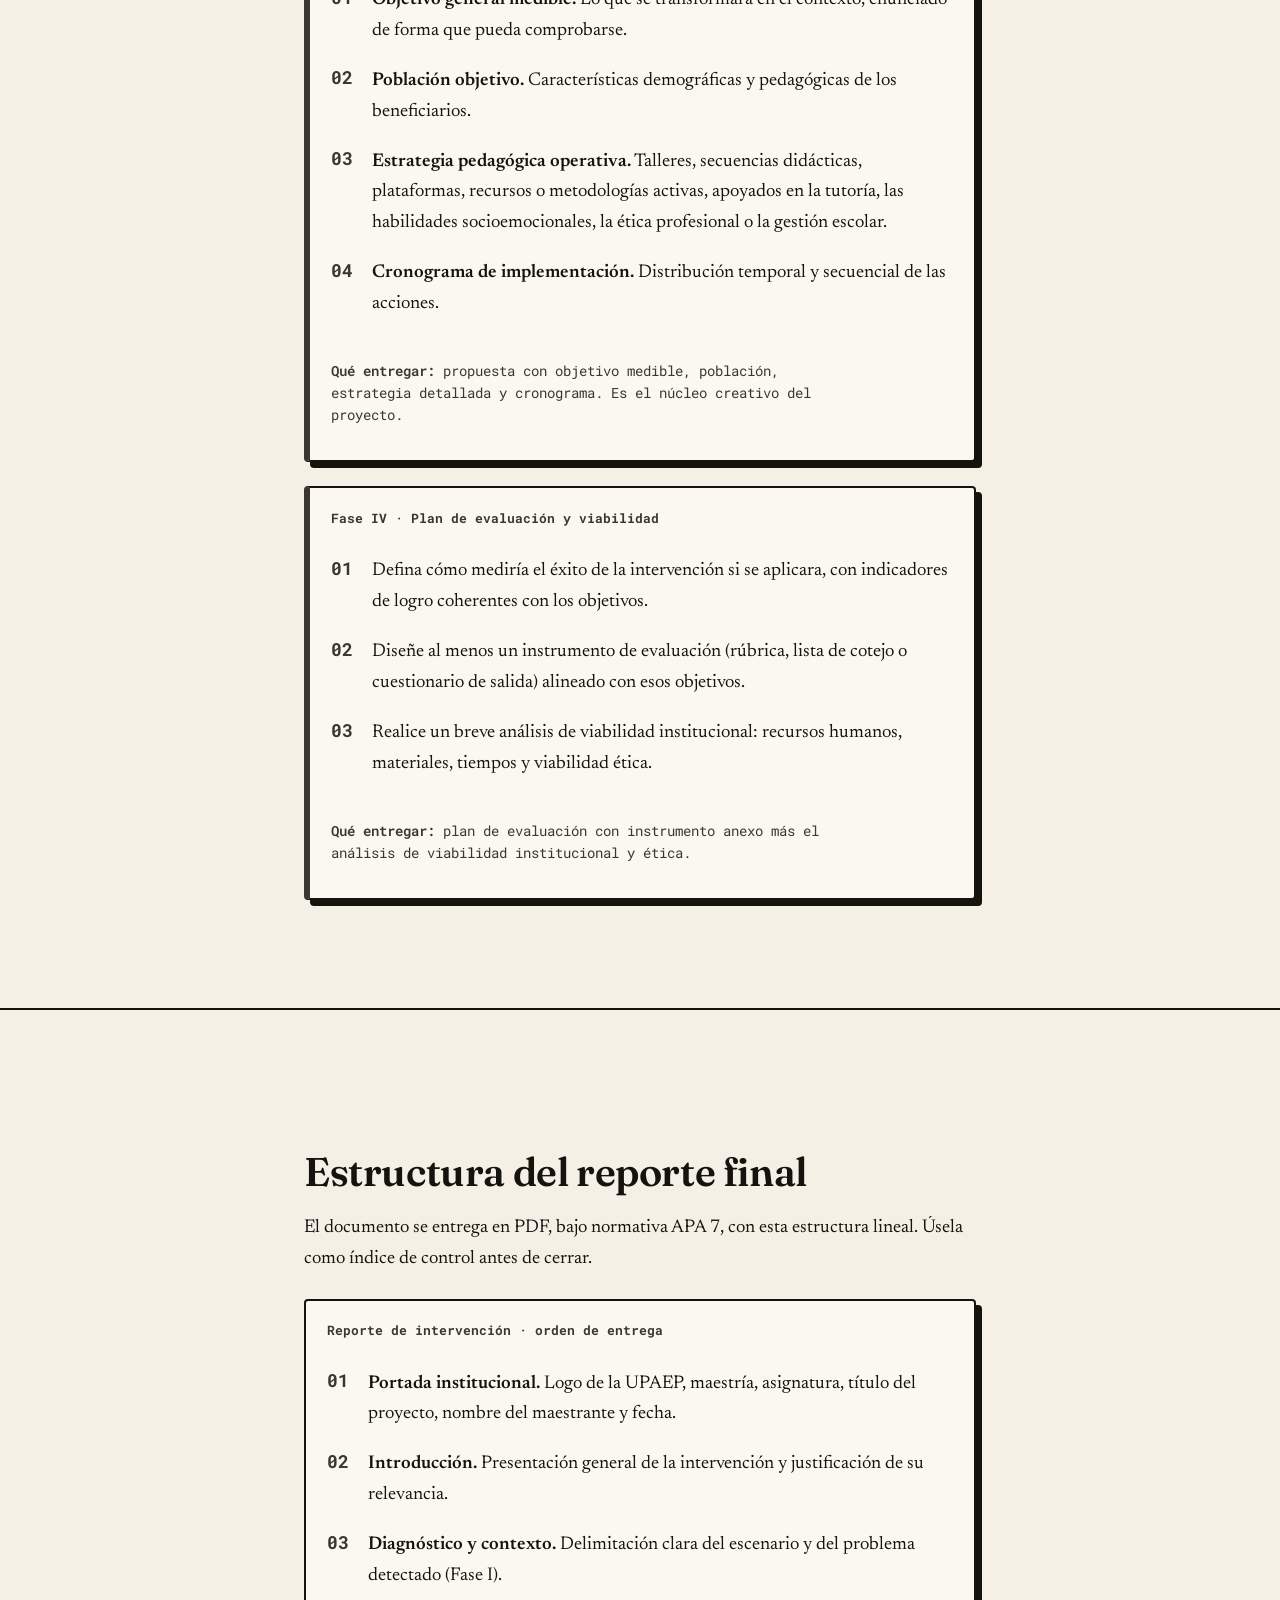
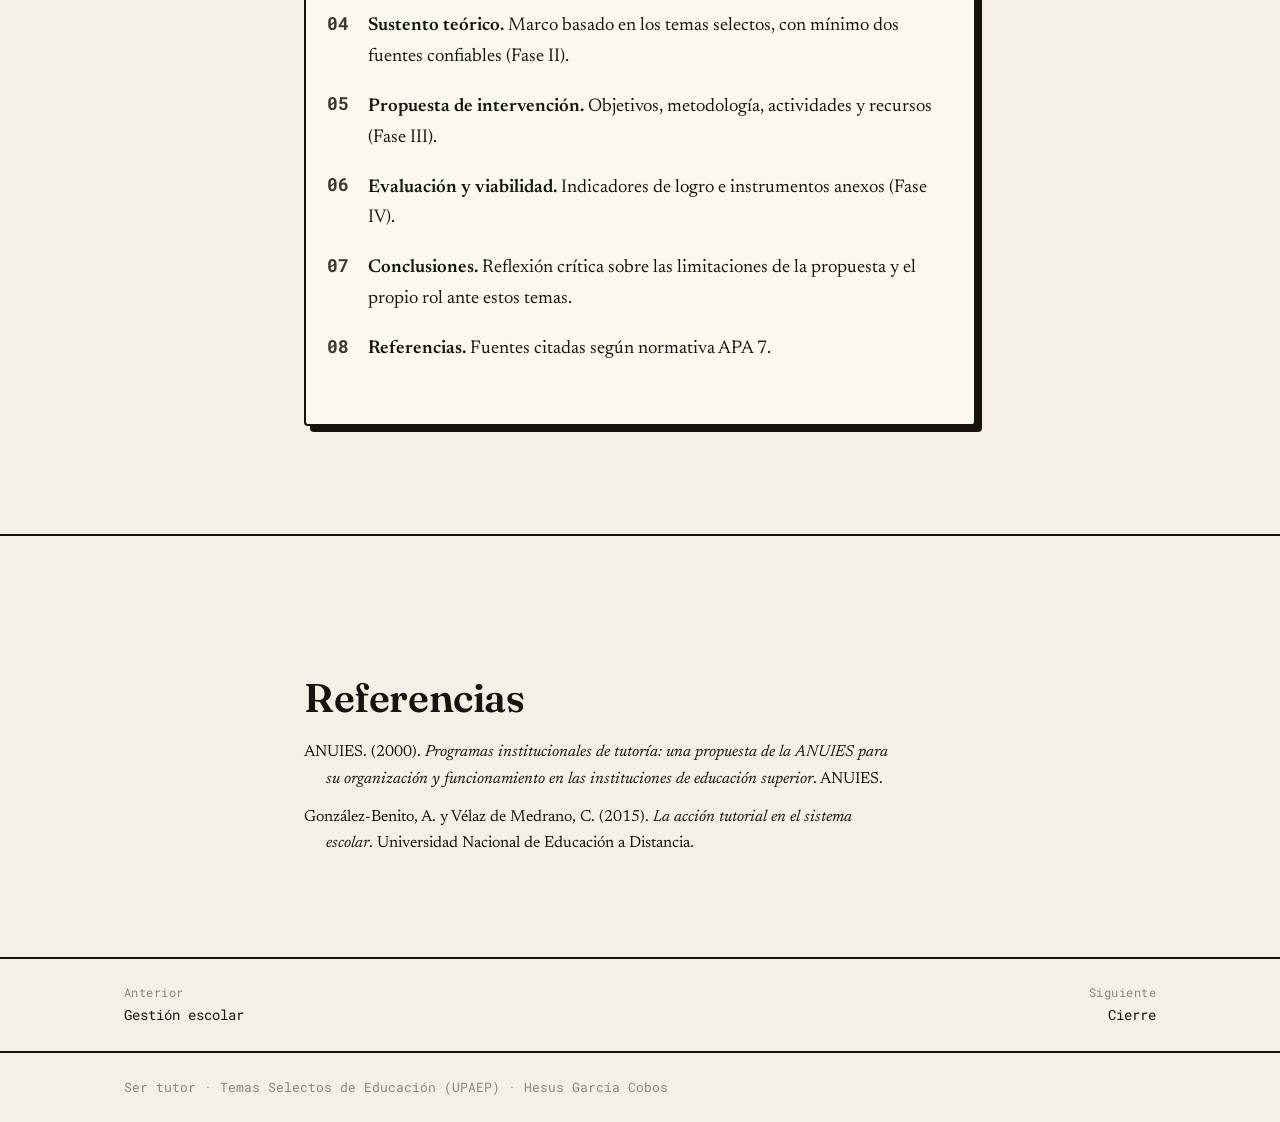
<file: docs/cap8.html>
<!doctype html>
<html lang="es" data-theme="light">
<head>
<meta charset="utf-8">
<meta name="viewport" content="width=device-width, initial-scale=1">
<title>Capítulo 8 · Del marco al proyecto · Ser tutor</title>
<link rel="stylesheet" href="assets/book.css">
</head>
<body style="--chap:var(--c8)">

<nav class="nav"><div class="wrap"><a class="nav__brand" href="index.html"><span class="sq"></span> Ser tutor</a><div class="nav__right"><a href="index.html#indice">Índice</a><button class="toggle" id="themeToggle" type="button">Tema</button></div></div></nav>

<header class="chead"><div class="wrap"><span class="chap-no">Capítulo 8</span><h1>Del marco al proyecto</h1><p class="lead">Un buen plan se puede aplicar y evaluar.</p></div></header>

  <section class="theorists" aria-label="Teóricos clave del capítulo"><div class="wrap">
    <p class="eyebrow">Teóricos clave</p>
    <h2 class="th__h">Quiénes sostienen este capítulo</h2>
    <p class="th__sub">Convertir el marco en un proyecto que se aplica y se evalúa se apoya en la investigación-acción, la práctica reflexiva y el diseño por objetivos.</p>

    <div class="th" data-th>
      <div class="th__tabs" role="tablist" aria-label="Teóricos del capítulo 8">
        <button class="th__tab" role="tab" id="t7-lewin" aria-controls="p7-lewin"><span class="th__tabname">Kurt Lewin</span><span class="th__tabidea">Investigación-acción</span></button>
        <button class="th__tab" role="tab" id="t7-schon" aria-controls="p7-schon"><span class="th__tabname">Donald Schön</span><span class="th__tabidea">Práctica reflexiva</span></button>
        <button class="th__tab" role="tab" id="t7-tyler" aria-controls="p7-tyler"><span class="th__tabname">Ralph Tyler</span><span class="th__tabidea">Diseño por objetivos</span></button>
      </div>

      <div class="th__panels">
        <article class="th__panel" role="tabpanel" id="p7-lewin" aria-labelledby="t7-lewin">
          <div class="th__media"><img src="assets/img/theorists/lewin.jpg" alt="Retrato de Kurt Lewin" loading="lazy" width="258" height="387"></div>
          <div class="th__content">
            <h3 class="th__name">Kurt Lewin <span class="th__years">1890–1947</span></h3>
            <p class="th__role">Psicólogo social · Alemania / EE. UU.</p>
            <p><span class="th__lead">Big idea.</span> La investigación-acción: un ciclo en espiral de planificar, actuar, observar y reflexionar para mejorar la práctica mientras se la estudia. «Nada hay más práctico que una buena teoría.»</p>
            <p><span class="th__lead">En la práctica.</span> El plan de acción tutorial no es un documento que se archiva: es un ciclo que se aplica, se observa y se ajusta cada periodo.</p>
          </div>
          <figure class="th__diagram">
            <svg viewBox="0 0 560 280" role="img" aria-label="Ciclo de investigación-acción de Lewin">
              <circle cx="280" cy="140" r="92" class="dg-acc" fill="none"/>
              <path class="dg-fill" d="M-6 -5 L6 0 L-6 5 z" transform="translate(345,75) rotate(45)"/>
              <path class="dg-fill" d="M-6 -5 L6 0 L-6 5 z" transform="translate(345,205) rotate(135)"/>
              <path class="dg-fill" d="M-6 -5 L6 0 L-6 5 z" transform="translate(215,205) rotate(225)"/>
              <path class="dg-fill" d="M-6 -5 L6 0 L-6 5 z" transform="translate(215,75) rotate(315)"/>
              <circle class="dg-soft" cx="280" cy="48" r="44"/><text class="dg-tb" x="280" y="52" text-anchor="middle">Planificar</text>
              <circle class="dg-soft" cx="372" cy="140" r="44"/><text class="dg-tb" x="372" y="144" text-anchor="middle">Actuar</text>
              <circle class="dg-soft" cx="280" cy="232" r="44"/><text class="dg-tb" x="280" y="236" text-anchor="middle">Observar</text>
              <circle class="dg-soft" cx="188" cy="140" r="44"/><text class="dg-tb" x="188" y="137" text-anchor="middle">Reflex-</text><text class="dg-tb" x="188" y="153" text-anchor="middle">ionar</text>
            </svg>
            <figcaption>El plan vive como un ciclo: planificar, actuar, observar y reflexionar, una y otra vez.</figcaption>
          </figure>
        </article>

        <article class="th__panel" role="tabpanel" id="p7-schon" aria-labelledby="t7-schon">
          <div class="th__media"><img src="assets/img/theorists/schon.jpg" alt="Retrato de Donald Schön" loading="lazy" width="350" height="522"></div>
          <div class="th__content">
            <h3 class="th__name">Donald Schön <span class="th__years">1930–1997</span></h3>
            <p class="th__role">Teórico de la práctica profesional · EE. UU.</p>
            <p><span class="th__lead">Big idea.</span> El profesional reflexivo combina la reflexión en la acción (pensar mientras se hace, y ajustar) y la reflexión sobre la acción (revisar después). Buena parte del saber experto vive en la práctica misma.</p>
            <p><span class="th__lead">En la práctica.</span> El tutor mejora su proyecto reflexionando mientras acompaña y al terminar cada periodo. El plan no vive en el papel, sino en esa reflexión continua.</p>
          </div>
          <figure class="th__diagram">
            <svg viewBox="0 0 560 210" role="img" aria-label="Reflexión en la acción y sobre la acción">
              <rect class="dg-soft" x="20" y="36" width="210" height="64" rx="8"/><text class="dg-tb" x="125" y="64" text-anchor="middle">Reflexión EN la acción</text><text class="dg-tm" x="125" y="84" text-anchor="middle">mientras acompaño · ajusto</text>
              <rect class="dg-soft" x="330" y="36" width="210" height="64" rx="8"/><text class="dg-tb" x="435" y="64" text-anchor="middle">Reflexión SOBRE la acción</text><text class="dg-tm" x="435" y="84" text-anchor="middle">después · reviso y aprendo</text>
              <path class="dg-acc" d="M125 100 C 125 138,235 140,266 150"/><path class="dg-acc" d="M435 100 C 435 138,325 140,294 150"/>
              <rect class="dg-fill" x="180" y="150" width="200" height="48" rx="8"/><text class="dg-tw" x="280" y="180" text-anchor="middle">Práctica que mejora</text>
            </svg>
            <figcaption>Pensar durante y después de la práctica: así el proyecto deja de ser papel y se afina.</figcaption>
          </figure>
        </article>

        <article class="th__panel" role="tabpanel" id="p7-tyler" aria-labelledby="t7-tyler">
          <div class="th__media">
            <svg class="th__plate" viewBox="0 0 200 200" role="img" aria-label="Retrato ilustrado de Ralph Tyler">
              <rect width="200" height="200" fill="var(--paper-raised)"/>
              <circle cx="100" cy="90" r="56" fill="var(--chap)" opacity="0.12"/>
              <circle cx="100" cy="90" r="56" fill="none" stroke="var(--chap)" stroke-width="2"/>
              <text x="100" y="106" text-anchor="middle" font-family="var(--font-display)" font-weight="700" font-size="52" fill="var(--chap)">RT</text>
              <text x="100" y="176" text-anchor="middle" font-family="var(--font-mono)" font-weight="700" font-size="17" fill="var(--ink)">TYLER</text>
            </svg>
          </div>
          <div class="th__content">
            <h3 class="th__name">Ralph W. Tyler <span class="th__years">1902–1994</span></h3>
            <p class="th__role">Pedagogo del currículo · EE. UU. · (retrato ilustrado: sin foto de licencia libre)</p>
            <p><span class="th__lead">Big idea.</span> Cuatro preguntas para diseñar cualquier programa: ¿qué fines buscar?, ¿qué experiencias ofrecer?, ¿cómo organizarlas? y ¿cómo evaluar si se logran? Es el «racional» de Tyler.</p>
            <p><span class="th__lead">En la práctica.</span> Da el esqueleto del proyecto tutorial: objetivos, actividades, organización y evaluación. Sin esas cuatro respuestas no hay plan, solo intenciones.</p>
          </div>
          <figure class="th__diagram">
            <svg viewBox="0 0 560 210" role="img" aria-label="Las cuatro preguntas del diseño de Tyler">
              <path class="dg-acc" d="M495 78 C 495 26,65 26,65 78"/><path class="dg-fill" d="M65 78 l-5 -12 l10 0 z"/>
              <text class="dg-tm" x="280" y="24" text-anchor="middle">la evaluación realimenta los objetivos</text>
              <rect class="dg-soft" x="14" y="80" width="120" height="58" rx="8"/><text class="dg-tb" x="74" y="114" text-anchor="middle">Objetivos</text>
              <path class="dg-acc" d="M134 109 L156 109"/><path class="dg-fill" d="M162 109 l-12 -5 l0 10 z"/>
              <rect class="dg-soft" x="162" y="80" width="120" height="58" rx="8"/><text class="dg-tb" x="222" y="114" text-anchor="middle">Experiencias</text>
              <path class="dg-acc" d="M282 109 L304 109"/><path class="dg-fill" d="M310 109 l-12 -5 l0 10 z"/>
              <rect class="dg-soft" x="310" y="80" width="120" height="58" rx="8"/><text class="dg-tb" x="370" y="114" text-anchor="middle">Organización</text>
              <path class="dg-acc" d="M430 109 L452 109"/><path class="dg-fill" d="M458 109 l-12 -5 l0 10 z"/>
              <rect class="dg-fill" x="458" y="80" width="100" height="58" rx="8"/><text class="dg-tw" x="508" y="114" text-anchor="middle">Evaluación</text>
            </svg>
            <figcaption>Objetivos, experiencias, organización y evaluación: y la evaluación vuelve a los objetivos.</figcaption>
          </figure>
        </article>
      </div>
    </div>

    <p class="th__credit">Retratos: Wikimedia Commons — Lewin (dominio público), Schön (Free Art License). Tyler: retrato ilustrado (sin foto de licencia libre).</p>
  </div></section>

<section class="prose">
  <div class="wrap wrap--narrow">
    <p class="dropcap">Los capítulos anteriores explican qué es la tutoría, cómo se ejerce y qué persigue. Este capítulo es distinto: es una plantilla de trabajo. Sirve para pasar del marco conceptual a dos productos concretos que se entregan y se sostienen. El primero es el Plan de Acción Tutorial (PAT), el documento que organiza la tutoría de una institución. El segundo es el Proyecto de Intervención Pedagógica Contextualizado (PIPC), el proyecto final con el que el maestrante actúa como agente de cambio frente a un problema real.</p>
    <p>Las dos partes que siguen están escritas para llenarse, no solo para leerse. Use cada lista como una lista de pendientes y cada caja como una referencia que tener a la vista mientras redacta.</p>
  </div>
</section>

<hr class="rule">

<section>
  <div class="wrap wrap--narrow">
    <p class="eyebrow">Parte A</p>
    <h2>El PAT como instrumento</h2>
    <p>Sin PAT, la tutoría es buena voluntad improvisada. Con PAT, es una práctica institucional que se puede documentar, evaluar y mejorar, como propone la ANUIES (2000) al organizar la tutoría en programas institucionales. Un PAT bien construido responde cinco preguntas: qué (objetivos), cómo (líneas y programas), quién (responsables), cuándo (organización) y si funcionó (evaluación). Estos son sus componentes.</p>

    <div class="box box--accent">
      <span class="tag">Componentes del PAT</span>
      <ul class="numlist">
        <li><strong>Objetivos.</strong> Los seis objetivos clásicos del PAT (madurez personal, personalizar la enseñanza, orientación académico-vocacional, prevenir dificultades, adecuada interacción, integración social), priorizados según el diagnóstico de la organización (González-Benito y Vélaz de Medrano, 2015). Declare cuáles son núcleo y cuáles soporte, y por qué.</li>
        <li><strong>Responsables y coordinación.</strong> Quién hace qué: tutor de grupo, orientación, dirección y familia. Sin responsable nombrado, la actividad no ocurre.</li>
        <li><strong>Líneas de actuación.</strong> Los frentes de trabajo: con el alumnado, con las familias y con el equipo docente.</li>
        <li><strong>Programas y actividades.</strong> Lo concreto: sesiones de tutoría, entrevistas, dinámicas y seguimiento, organizados por programa.</li>
        <li><strong>Organización y recursos.</strong> Temporalización por trimestre o etapa, más los materiales, tiempos y espacios disponibles.</li>
        <li><strong>Evaluación.</strong> Indicadores, instrumentos y momentos de revisión. Es lo que distingue un PAT vivo de una plantilla rellenada: no es un trámite final, es lo que retroalimenta el siguiente ciclo.</li>
      </ul>
    </div>

    <p class="section-note">Criterio de calidad: un PAT sólido marca explícitamente qué objetivos prioriza y por qué, y cierra el ciclo diagnóstico, diseño, desarrollo y evaluación en lugar de detenerse en el diseño.</p>
  </div>
</section>

<hr class="rule">

<section>
  <div class="wrap wrap--narrow">
    <p class="eyebrow">Parte B</p>
    <h2>El PIPC en cuatro fases</h2>
    <p>El Proyecto de Intervención Pedagógica Contextualizado pide identificar una problemática real en un entorno educativo, formal o no formal, y diseñar una alternativa de solución fundamentada en los temas selectos del curso. Su eje es la vinculación teórico-práctica. Se desarrolla en cuatro fases; cada una tiene un entregable definido.</p>

    <div class="box box--accent">
      <span class="tag">Fase I · Diagnóstico situacional y delimitación del problema</span>
      <ol class="numlist">
        <li>Seleccione un contexto educativo específico (escuela, departamento de capacitación, entorno virtual, comunidad de aprendizaje).</li>
        <li>Describa con precisión la problemática pedagógica detectada respondiendo: ¿qué ocurre?, ¿a quiénes afecta?, ¿cuáles son las causas pedagógicas subyacentes?</li>
        <li>Aporte evidencias preliminares, cualitativas o cuantitativas, que respalden el problema.</li>
      </ol>
      <p class="section-note"><strong>Qué entregar:</strong> contexto delimitado, problema acotado con sus causas y al menos una evidencia preliminar.</p>
    </div>

    <div class="box box--accent">
      <span class="tag">Fase II · Fundamentación teórica desde los temas selectos</span>
      <ol class="numlist">
        <li>Articule el problema con los debates pedagógicos del curso (acción tutorial, gestión escolar, habilidades socioemocionales, ética profesional).</li>
        <li>Construya un marco argumentativo que sustente el enfoque de la solución; no un glosario de términos.</li>
        <li>Cruce el problema con la teoría. Ejemplo: si el problema es la deserción en entornos virtuales, articúlelo con la acción tutorial y la gestión escolar.</li>
      </ol>
      <p class="section-note"><strong>Qué entregar:</strong> marco teórico que conecta orgánicamente problema y solución, con mínimo dos fuentes confiables.</p>
    </div>

    <div class="box box--accent">
      <span class="tag">Fase III · Diseño de la propuesta de intervención</span>
      <ol class="numlist">
        <li><strong>Objetivo general medible.</strong> Lo que se transformará en el contexto, enunciado de forma que pueda comprobarse.</li>
        <li><strong>Población objetivo.</strong> Características demográficas y pedagógicas de los beneficiarios.</li>
        <li><strong>Estrategia pedagógica operativa.</strong> Talleres, secuencias didácticas, plataformas, recursos o metodologías activas, apoyados en la tutoría, las habilidades socioemocionales, la ética profesional o la gestión escolar.</li>
        <li><strong>Cronograma de implementación.</strong> Distribución temporal y secuencial de las acciones.</li>
      </ol>
      <p class="section-note"><strong>Qué entregar:</strong> propuesta con objetivo medible, población, estrategia detallada y cronograma. Es el núcleo creativo del proyecto.</p>
    </div>

    <div class="box box--accent">
      <span class="tag">Fase IV · Plan de evaluación y viabilidad</span>
      <ol class="numlist">
        <li>Defina cómo mediría el éxito de la intervención si se aplicara, con indicadores de logro coherentes con los objetivos.</li>
        <li>Diseñe al menos un instrumento de evaluación (rúbrica, lista de cotejo o cuestionario de salida) alineado con esos objetivos.</li>
        <li>Realice un breve análisis de viabilidad institucional: recursos humanos, materiales, tiempos y viabilidad ética.</li>
      </ol>
      <p class="section-note"><strong>Qué entregar:</strong> plan de evaluación con instrumento anexo más el análisis de viabilidad institucional y ética.</p>
    </div>
  </div>
</section>

<hr class="rule">

<section>
  <div class="wrap wrap--narrow">
    <h2>Estructura del reporte final</h2>
    <p>El documento se entrega en PDF, bajo normativa APA 7, con esta estructura lineal. Úsela como índice de control antes de cerrar.</p>
    <div class="box">
      <span class="tag">Reporte de intervención · orden de entrega</span>
      <ol class="numlist">
        <li><strong>Portada institucional.</strong> Logo de la UPAEP, maestría, asignatura, título del proyecto, nombre del maestrante y fecha.</li>
        <li><strong>Introducción.</strong> Presentación general de la intervención y justificación de su relevancia.</li>
        <li><strong>Diagnóstico y contexto.</strong> Delimitación clara del escenario y del problema detectado (Fase I).</li>
        <li><strong>Sustento teórico.</strong> Marco basado en los temas selectos, con mínimo dos fuentes confiables (Fase II).</li>
        <li><strong>Propuesta de intervención.</strong> Objetivos, metodología, actividades y recursos (Fase III).</li>
        <li><strong>Evaluación y viabilidad.</strong> Indicadores de logro e instrumentos anexos (Fase IV).</li>
        <li><strong>Conclusiones.</strong> Reflexión crítica sobre las limitaciones de la propuesta y el propio rol ante estos temas.</li>
        <li><strong>Referencias.</strong> Fuentes citadas según normativa APA 7.</li>
      </ol>
    </div>
  </div>
</section>

<hr class="rule">

<section>
  <div class="wrap wrap--narrow">
    <h2>Referencias</h2>
    <div class="refs">
      <p>ANUIES. (2000). <em>Programas institucionales de tutoría: una propuesta de la ANUIES para su organización y funcionamiento en las instituciones de educación superior</em>. ANUIES.</p>
      <p>González-Benito, A. y Vélaz de Medrano, C. (2015). <em>La acción tutorial en el sistema escolar</em>. Universidad Nacional de Educación a Distancia.</p>
    </div>
  </div>
</section>

<nav class="pager"><div class="wrap"><a href="cap7.html"><span class="dir">Anterior</span>Gestión escolar</a><a class="nx" href="cap9.html"><span class="dir">Siguiente</span>Cierre</a></div></nav>

<footer class="foot"><div class="wrap">Ser tutor · Temas Selectos de Educación (UPAEP) · Hesus García Cobos</div></footer>

<script src="assets/book.js"></script>
</body>
</html>
</file>
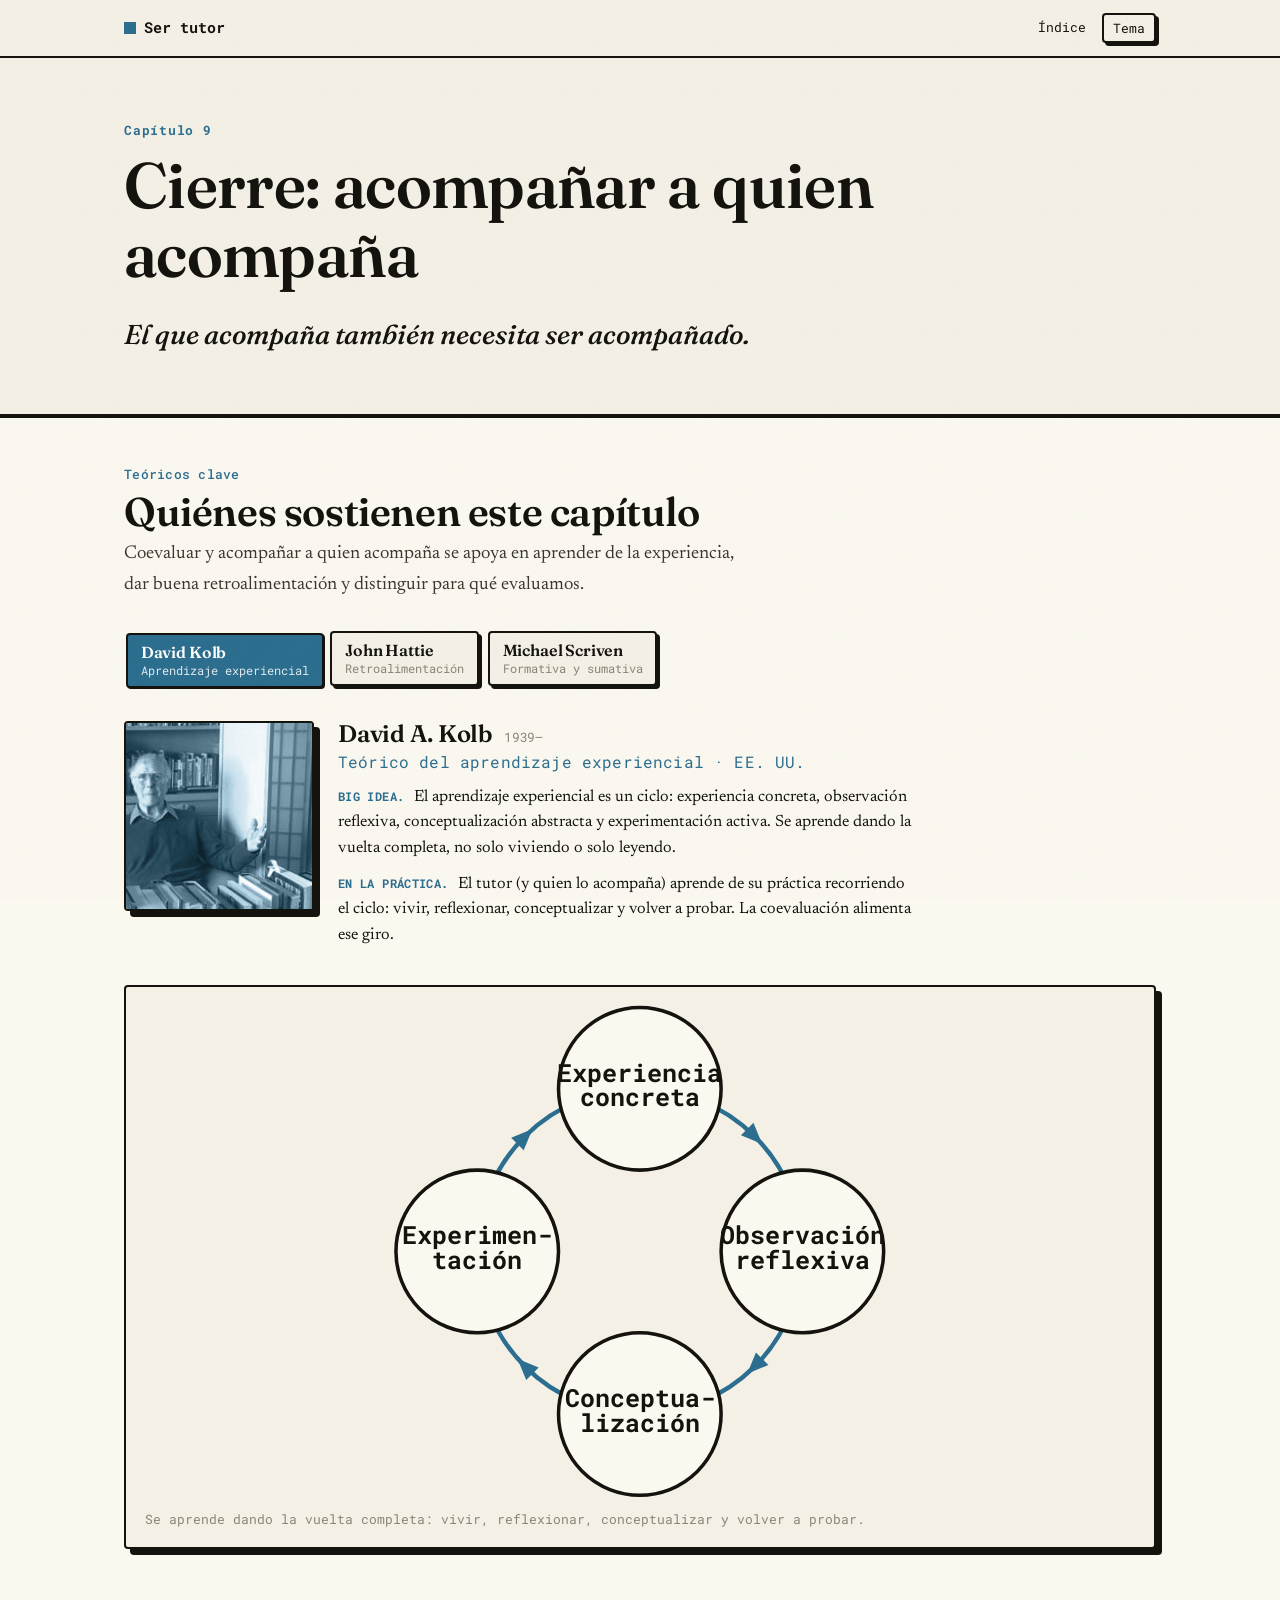
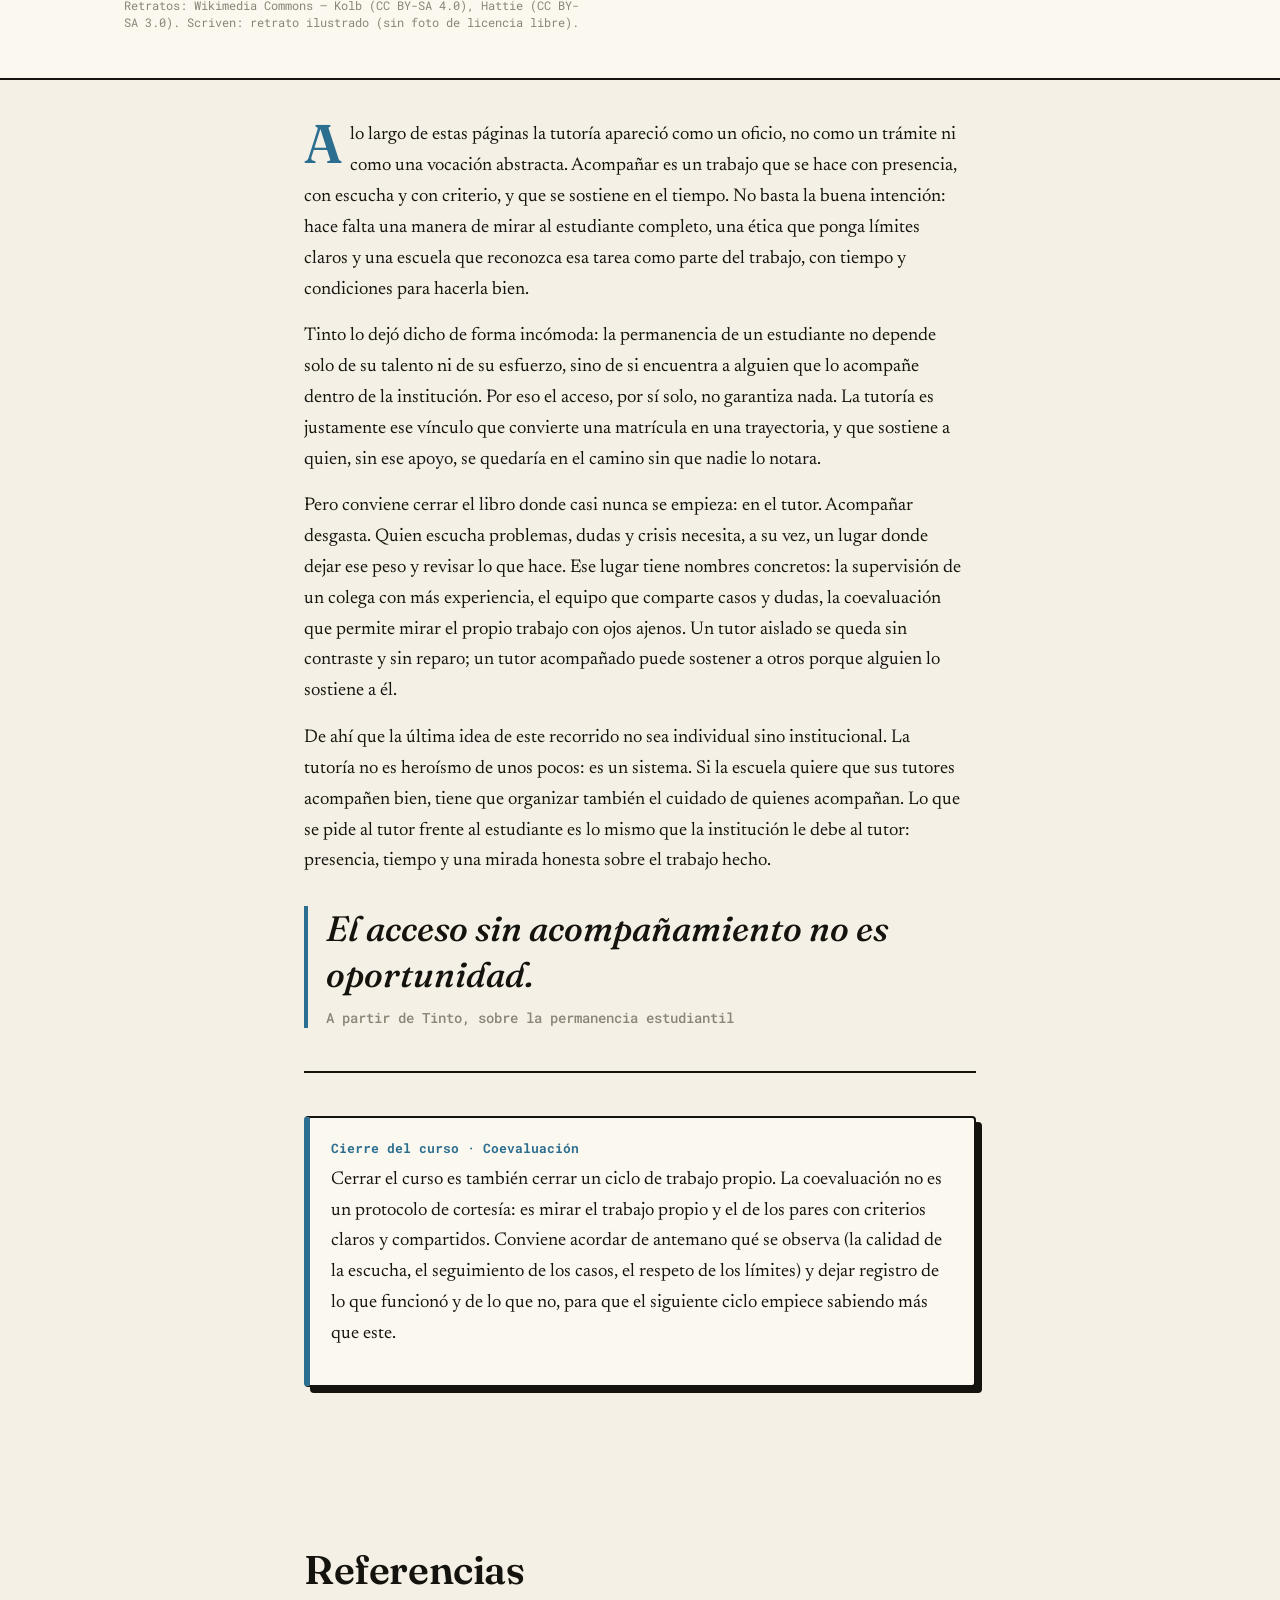
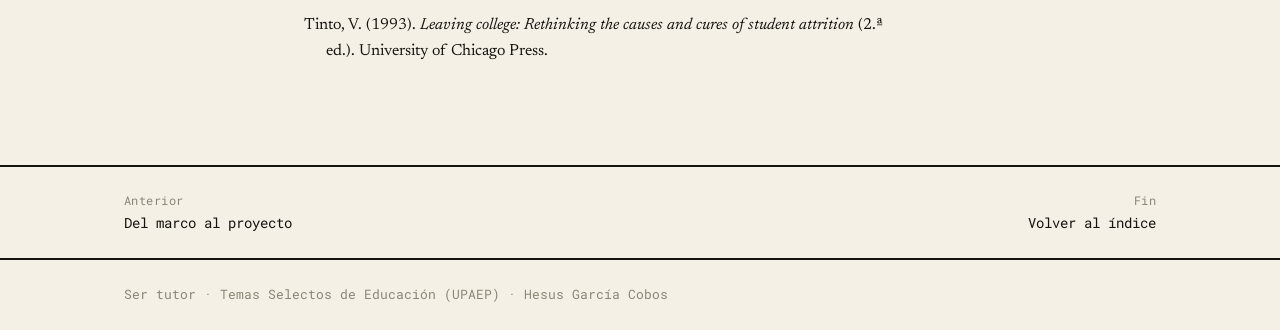
<file: docs/cap9.html>
<!doctype html>
<html lang="es" data-theme="light">
<head>
<meta charset="utf-8">
<meta name="viewport" content="width=device-width, initial-scale=1">
<title>Capítulo 9 · Cierre: acompañar a quien acompaña · Ser tutor</title>
<link rel="stylesheet" href="assets/book.css">
</head>
<body style="--chap:var(--c9)">

<nav class="nav"><div class="wrap"><a class="nav__brand" href="index.html"><span class="sq"></span> Ser tutor</a><div class="nav__right"><a href="index.html#indice">Índice</a><button class="toggle" id="themeToggle" type="button">Tema</button></div></div></nav>

<header class="chead"><div class="wrap"><span class="chap-no">Capítulo 9</span><h1>Cierre: acompañar a quien acompaña</h1><p class="lead">El que acompaña también necesita ser acompañado.</p></div></header>

  <section class="theorists" aria-label="Teóricos clave del capítulo"><div class="wrap">
    <p class="eyebrow">Teóricos clave</p>
    <h2 class="th__h">Quiénes sostienen este capítulo</h2>
    <p class="th__sub">Coevaluar y acompañar a quien acompaña se apoya en aprender de la experiencia, dar buena retroalimentación y distinguir para qué evaluamos.</p>

    <div class="th" data-th>
      <div class="th__tabs" role="tablist" aria-label="Teóricos del capítulo 9">
        <button class="th__tab" role="tab" id="t8-kolb" aria-controls="p8-kolb"><span class="th__tabname">David Kolb</span><span class="th__tabidea">Aprendizaje experiencial</span></button>
        <button class="th__tab" role="tab" id="t8-hattie" aria-controls="p8-hattie"><span class="th__tabname">John Hattie</span><span class="th__tabidea">Retroalimentación</span></button>
        <button class="th__tab" role="tab" id="t8-scriven" aria-controls="p8-scriven"><span class="th__tabname">Michael Scriven</span><span class="th__tabidea">Formativa y sumativa</span></button>
      </div>

      <div class="th__panels">
        <article class="th__panel" role="tabpanel" id="p8-kolb" aria-labelledby="t8-kolb">
          <div class="th__media"><img src="assets/img/theorists/kolb.jpg" alt="Retrato de David Kolb" loading="lazy" width="182" height="194"></div>
          <div class="th__content">
            <h3 class="th__name">David A. Kolb <span class="th__years">1939–</span></h3>
            <p class="th__role">Teórico del aprendizaje experiencial · EE. UU.</p>
            <p><span class="th__lead">Big idea.</span> El aprendizaje experiencial es un ciclo: experiencia concreta, observación reflexiva, conceptualización abstracta y experimentación activa. Se aprende dando la vuelta completa, no solo viviendo o solo leyendo.</p>
            <p><span class="th__lead">En la práctica.</span> El tutor (y quien lo acompaña) aprende de su práctica recorriendo el ciclo: vivir, reflexionar, conceptualizar y volver a probar. La coevaluación alimenta ese giro.</p>
          </div>
          <figure class="th__diagram">
            <svg viewBox="0 0 560 280" role="img" aria-label="Ciclo de aprendizaje experiencial de Kolb">
              <circle cx="280" cy="140" r="92" class="dg-acc" fill="none"/>
              <path class="dg-fill" d="M-6 -5 L6 0 L-6 5 z" transform="translate(345,75) rotate(45)"/>
              <path class="dg-fill" d="M-6 -5 L6 0 L-6 5 z" transform="translate(345,205) rotate(135)"/>
              <path class="dg-fill" d="M-6 -5 L6 0 L-6 5 z" transform="translate(215,205) rotate(225)"/>
              <path class="dg-fill" d="M-6 -5 L6 0 L-6 5 z" transform="translate(215,75) rotate(315)"/>
              <circle class="dg-soft" cx="280" cy="48" r="46"/><text class="dg-tb" x="280" y="44" text-anchor="middle" font-size="12">Experiencia</text><text class="dg-tb" x="280" y="58" text-anchor="middle" font-size="12">concreta</text>
              <circle class="dg-soft" cx="372" cy="140" r="46"/><text class="dg-tb" x="372" y="136" text-anchor="middle" font-size="12">Observación</text><text class="dg-tb" x="372" y="150" text-anchor="middle" font-size="12">reflexiva</text>
              <circle class="dg-soft" cx="280" cy="232" r="46"/><text class="dg-tb" x="280" y="228" text-anchor="middle" font-size="12">Conceptua-</text><text class="dg-tb" x="280" y="242" text-anchor="middle" font-size="12">lización</text>
              <circle class="dg-soft" cx="188" cy="140" r="46"/><text class="dg-tb" x="188" y="136" text-anchor="middle" font-size="12">Experimen-</text><text class="dg-tb" x="188" y="150" text-anchor="middle" font-size="12">tación</text>
            </svg>
            <figcaption>Se aprende dando la vuelta completa: vivir, reflexionar, conceptualizar y volver a probar.</figcaption>
          </figure>
        </article>

        <article class="th__panel" role="tabpanel" id="p8-hattie" aria-labelledby="t8-hattie">
          <div class="th__media"><img src="assets/img/theorists/hattie.jpg" alt="Retrato de John Hattie" loading="lazy" width="540" height="720"></div>
          <div class="th__content">
            <h3 class="th__name">John Hattie <span class="th__years">1950–</span></h3>
            <p class="th__role">Investigador educativo · Nueva Zelanda</p>
            <p><span class="th__lead">Big idea.</span> La retroalimentación es uno de los factores de mayor efecto en el aprendizaje cuando responde a tres preguntas: ¿hacia dónde voy? (feed-up), ¿cómo voy? (feed-back) y ¿qué sigue? (feed-forward).</p>
            <p><span class="th__lead">En la práctica.</span> Acompañar a quien acompaña es darle retroalimentación útil: metas claras, dónde está y el siguiente paso. La coevaluación es feedback estructurado, no un juicio final.</p>
          </div>
          <figure class="th__diagram">
            <svg viewBox="0 0 560 200" role="img" aria-label="Las tres preguntas de la retroalimentación de Hattie">
              <rect class="dg-soft" x="14" y="60" width="160" height="72" rx="8"/><text class="dg-tb" x="94" y="90" text-anchor="middle">Feed-up</text><text class="dg-tm" x="94" y="112" text-anchor="middle">¿hacia dónde voy?</text>
              <path class="dg-acc" d="M174 96 L196 96"/><path class="dg-fill" d="M202 96 l-12 -5 l0 10 z"/>
              <rect class="dg-soft" x="202" y="60" width="160" height="72" rx="8"/><text class="dg-tb" x="282" y="90" text-anchor="middle">Feed-back</text><text class="dg-tm" x="282" y="112" text-anchor="middle">¿cómo voy?</text>
              <path class="dg-acc" d="M362 96 L384 96"/><path class="dg-fill" d="M390 96 l-12 -5 l0 10 z"/>
              <rect class="dg-fill" x="390" y="60" width="160" height="72" rx="8"/><text class="dg-tw" x="470" y="90" text-anchor="middle">Feed-forward</text><text class="dg-tw" x="470" y="112" text-anchor="middle" font-size="12">¿qué sigue?</text>
            </svg>
            <figcaption>Buen feedback responde a tres preguntas: a dónde voy, cómo voy y qué sigue.</figcaption>
          </figure>
        </article>

        <article class="th__panel" role="tabpanel" id="p8-scriven" aria-labelledby="t8-scriven">
          <div class="th__media">
            <svg class="th__plate" viewBox="0 0 200 200" role="img" aria-label="Retrato ilustrado de Michael Scriven">
              <rect width="200" height="200" fill="var(--paper-raised)"/>
              <circle cx="100" cy="90" r="56" fill="var(--chap)" opacity="0.12"/>
              <circle cx="100" cy="90" r="56" fill="none" stroke="var(--chap)" stroke-width="2"/>
              <text x="100" y="106" text-anchor="middle" font-family="var(--font-display)" font-weight="700" font-size="52" fill="var(--chap)">MS</text>
              <text x="100" y="176" text-anchor="middle" font-family="var(--font-mono)" font-weight="700" font-size="16" fill="var(--ink)">SCRIVEN</text>
            </svg>
          </div>
          <div class="th__content">
            <h3 class="th__name">Michael Scriven <span class="th__years">1928–2024</span></h3>
            <p class="th__role">Filósofo de la evaluación · Australia / EE. UU. · (retrato ilustrado: sin foto de licencia libre)</p>
            <p><span class="th__lead">Big idea.</span> Distinguió la evaluación formativa (durante el proceso, para mejorar) de la sumativa (al final, para valorar). Ambas son legítimas, pero cumplen funciones distintas.</p>
            <p><span class="th__lead">En la práctica.</span> La coevaluación del tutor es sobre todo formativa: sirve para mejorar el acompañamiento mientras ocurre, no solo para calificarlo cuando ya terminó.</p>
          </div>
          <figure class="th__diagram">
            <svg viewBox="0 0 560 200" role="img" aria-label="Evaluación formativa durante el proceso y sumativa al final">
              <line class="dg-line" x1="34" y1="110" x2="500" y2="110" stroke-width="2"/><path class="dg-fill" d="M512 110 l-14 -6 l0 12 z"/>
              <text class="dg-tm" x="34" y="150" text-anchor="start">inicio</text><text class="dg-tm" x="498" y="150" text-anchor="end">final</text>
              <g class="dg-acc"><line x1="110" y1="98" x2="110" y2="122"/><line x1="200" y1="98" x2="200" y2="122"/><line x1="290" y1="98" x2="290" y2="122"/><line x1="380" y1="98" x2="380" y2="122"/></g>
              <text class="dg-ta" x="245" y="78" text-anchor="middle">Formativa · durante · para mejorar</text>
              <circle class="dg-fill" cx="470" cy="110" r="11"/>
              <text class="dg-tb" x="470" y="176" text-anchor="middle">Sumativa</text><text class="dg-tm" x="470" y="156" text-anchor="middle">al final · valorar</text>
            </svg>
            <figcaption>Varias miradas formativas durante el proceso; la sumativa llega al final.</figcaption>
          </figure>
        </article>
      </div>
    </div>

    <p class="th__credit">Retratos: Wikimedia Commons — Kolb (CC BY-SA 4.0), Hattie (CC BY-SA 3.0). Scriven: retrato ilustrado (sin foto de licencia libre).</p>
  </div></section>

<main>
  <section>
    <div class="wrap wrap--narrow prose">
      <p class="dropcap reveal">A lo largo de estas páginas la tutoría apareció como un oficio, no como un trámite ni como una vocación abstracta. Acompañar es un trabajo que se hace con presencia, con escucha y con criterio, y que se sostiene en el tiempo. No basta la buena intención: hace falta una manera de mirar al estudiante completo, una ética que ponga límites claros y una escuela que reconozca esa tarea como parte del trabajo, con tiempo y condiciones para hacerla bien.</p>

      <p class="reveal">Tinto lo dejó dicho de forma incómoda: la permanencia de un estudiante no depende solo de su talento ni de su esfuerzo, sino de si encuentra a alguien que lo acompañe dentro de la institución. Por eso el acceso, por sí solo, no garantiza nada. La tutoría es justamente ese vínculo que convierte una matrícula en una trayectoria, y que sostiene a quien, sin ese apoyo, se quedaría en el camino sin que nadie lo notara.</p>

      <p class="reveal">Pero conviene cerrar el libro donde casi nunca se empieza: en el tutor. Acompañar desgasta. Quien escucha problemas, dudas y crisis necesita, a su vez, un lugar donde dejar ese peso y revisar lo que hace. Ese lugar tiene nombres concretos: la supervisión de un colega con más experiencia, el equipo que comparte casos y dudas, la coevaluación que permite mirar el propio trabajo con ojos ajenos. Un tutor aislado se queda sin contraste y sin reparo; un tutor acompañado puede sostener a otros porque alguien lo sostiene a él.</p>

      <p class="reveal">De ahí que la última idea de este recorrido no sea individual sino institucional. La tutoría no es heroísmo de unos pocos: es un sistema. Si la escuela quiere que sus tutores acompañen bien, tiene que organizar también el cuidado de quienes acompañan. Lo que se pide al tutor frente al estudiante es lo mismo que la institución le debe al tutor: presencia, tiempo y una mirada honesta sobre el trabajo hecho.</p>

      <blockquote class="quote reveal">El acceso sin acompañamiento no es oportunidad.<cite>A partir de Tinto, sobre la permanencia estudiantil</cite></blockquote>

      <hr class="rule reveal">

      <div class="box box--accent reveal">
        <span class="tag">Cierre del curso · Coevaluación</span>
        <p>Cerrar el curso es también cerrar un ciclo de trabajo propio. La coevaluación no es un protocolo de cortesía: es mirar el trabajo propio y el de los pares con criterios claros y compartidos. Conviene acordar de antemano qué se observa (la calidad de la escucha, el seguimiento de los casos, el respeto de los límites) y dejar registro de lo que funcionó y de lo que no, para que el siguiente ciclo empiece sabiendo más que este.</p>
      </div>
    </div>
  </section>

  <section>
    <div class="wrap wrap--narrow">
      <h2 class="reveal">Referencias</h2>
      <div class="refs reveal">
        <p>Tinto, V. (1993). <em>Leaving college: Rethinking the causes and cures of student attrition</em> (2.ª ed.). University of Chicago Press.</p>
      </div>
    </div>
  </section>
</main>

<nav class="pager"><div class="wrap"><a href="cap8.html"><span class="dir">Anterior</span>Del marco al proyecto</a><a class="nx" href="index.html"><span class="dir">Fin</span>Volver al índice</a></div></nav>

<footer class="foot"><div class="wrap">Ser tutor · Temas Selectos de Educación (UPAEP) · Hesus García Cobos</div></footer>

<script src="assets/book.js"></script>
</body>
</html>
</file>
<file: docs/assets/book.css>
/* ============================================================
   Ser tutor — sistema de diseño compartido (libro)
   Paleta papel/tinta + acento bermellón, con acentos por capítulo.
   Tono de libro: serif para leer, mono para etiquetas. Sobrio.
   ============================================================ */
@import url("https://fonts.googleapis.com/css2?family=Fraunces:ital,opsz,wght@0,9..144,500;0,9..144,600;1,9..144,500&family=Newsreader:ital,opsz,wght@0,6..72,400;0,6..72,500;1,6..72,400;1,6..72,500&family=Roboto+Mono:wght@400;500;700&display=swap");

:root{
  --paper:#F4F0E6; --paper-raised:#FBF8F0; --ink:#15130E; --ink-soft:#3A372F; --muted:#8A8576;
  --accent:#C4351C;     /* bermellón (global) */
  --rule:#15130E; --shadow:#15130E;
  /* acentos por capítulo (variedad, consistencia) */
  --c1:#C4351C; --c2:#1E3A8A; --c3:#1F7A4C; --c4:#B8860B; --c5:#5A3FC0; --c6:#0E6B6B; --c7:#A4471C; --c8:#3A372F; --c9:#2C6E8F;
  /* el acento "activo" de la página; cada capítulo lo redefine */
  --chap:#C4351C;
  --font-display:"Fraunces",Georgia,"Times New Roman",serif;
  --font-body:"Newsreader",Georgia,serif;
  --font-mono:"Roboto Mono",ui-monospace,Menlo,monospace;
  --fs-body:1.16rem;
  --maxw:1080px; --measure:66ch; --gap:24px;
  --bw:2px; --rad:4px; --sh:6px; --grain:.04; --t:.5s;
}
[data-theme="dark"]{
  --paper:#16140F; --paper-raised:#1E1B15; --ink:#F2EEE2; --ink-soft:#D8D2C2; --muted:#8A8576;
  --accent:#E8573B; --rule:#F2EEE2; --shadow:#000; --grain:.06;
  --c1:#E8573B; --c2:#7FA0E8; --c3:#43C97A; --c4:#E3B341; --c5:#9B8BF0; --c6:#3FB6B6; --c7:#E07A4B; --c8:#A8A290; --c9:#6FB0D6;
}
*,*::before,*::after{box-sizing:border-box}
html{scroll-behavior:smooth}
body{margin:0;background:var(--paper);color:var(--ink);font-family:var(--font-body);font-size:var(--fs-body);
  line-height:1.66;-webkit-font-smoothing:antialiased;overflow-x:hidden}
body::before{content:"";position:fixed;inset:0;pointer-events:none;z-index:9999;
  background:url("data:image/svg+xml,%3Csvg xmlns='http://www.w3.org/2000/svg' width='120' height='120'%3E%3Cfilter id='n'%3E%3CfeTurbulence type='fractalNoise' baseFrequency='0.8' numOctaves='2'/%3E%3C/filter%3E%3Crect width='100%25' height='100%25' filter='url(%23n)'/%3E%3C/svg%3E");
  opacity:var(--grain);mix-blend-mode:multiply}
.wrap{max-width:var(--maxw);margin:0 auto;padding:0 var(--gap)}
.wrap--narrow{max-width:720px}

/* ---------- tipografía ---------- */
h1,h2,h3{font-family:var(--font-display);font-weight:600;line-height:1.08;letter-spacing:-.01em;margin:0 0 .5em}
h1{font-size:clamp(2.4rem,6vw,4rem)}
h2{font-size:clamp(1.7rem,3.4vw,2.5rem);margin-top:1.4em}
h3{font-size:1.4rem;margin-top:1.3em}
h4{font-family:var(--font-mono);font-weight:700;font-size:.95rem;letter-spacing:.01em;margin:1.4em 0 .4em}
p{max-width:var(--measure)}
.lead{font-family:var(--font-display);font-style:italic;font-weight:500;font-size:clamp(1.3rem,2.6vw,1.7rem);line-height:1.4;color:var(--ink);max-width:36ch}
a{color:var(--chap);text-decoration:none;border-bottom:var(--bw) solid transparent;transition:border-color .12s}
a:hover{border-color:var(--chap)}
strong{font-weight:600}
em{font-style:italic}
.eyebrow{font-family:var(--font-mono);font-size:.8125rem;letter-spacing:.02em;color:var(--chap);font-weight:500;margin:0 0 .6rem}
.kicker{font-family:var(--font-mono);font-size:.8125rem;color:var(--muted);letter-spacing:.02em}
.meta{font-family:var(--font-mono);font-size:.875rem;color:var(--muted);line-height:1.6}

/* ---------- nav ---------- */
.nav{position:sticky;top:0;z-index:100;background:color-mix(in srgb,var(--paper) 90%,transparent);
  backdrop-filter:saturate(1.1) blur(6px);border-bottom:var(--bw) solid var(--ink)}
.nav .wrap{display:flex;align-items:center;justify-content:space-between;height:56px;gap:1rem}
.nav__brand{font-family:var(--font-mono);font-weight:700;font-size:.95rem;color:var(--ink);border:0;display:flex;gap:.5rem;align-items:center}
.nav__brand .sq{width:12px;height:12px;background:var(--chap);display:inline-block}
.nav__right{display:flex;gap:1rem;align-items:center;font-family:var(--font-mono);font-size:.8125rem}
.nav__right a{color:var(--ink);border:0}.nav__right a:hover{color:var(--chap)}
.toggle{font-family:var(--font-mono);font-size:.8125rem;background:var(--paper);color:var(--ink);
  border:var(--bw) solid var(--ink);border-radius:var(--rad);padding:.28rem .55rem;cursor:pointer;
  box-shadow:3px 3px 0 var(--shadow);transition:transform .1s,box-shadow .1s}
.toggle:active{transform:translate(3px,3px);box-shadow:0 0 0 var(--shadow)}

/* ---------- cabecera de capítulo ---------- */
.chead{padding:calc(var(--gap)*2.6) 0 calc(var(--gap)*1.4);border-bottom:var(--bw) solid var(--ink)}
.chap-no{font-family:var(--font-mono);font-size:.8125rem;letter-spacing:.06em;color:var(--chap);font-weight:700;display:block;margin-bottom:.5rem}
.chead h1{margin-bottom:.25em}

/* ---------- secciones / prosa ---------- */
section{padding:calc(var(--gap)*1.7) 0}
.prose p{font-size:1.16rem;margin:0 0 1rem}
.prose p + p{margin-top:0}
.dropcap::first-letter{font-family:var(--font-display);font-weight:600;float:left;font-size:3.4rem;line-height:.82;padding:.1rem .5rem .1rem 0;color:var(--chap)}
.section-note{font-family:var(--font-mono);font-size:.9rem;color:var(--ink-soft);max-width:var(--measure);line-height:1.55}
.rule{border:0;border-top:var(--bw) solid var(--rule);margin:calc(var(--gap)*1.8) 0}

/* ---------- componentes ---------- */
.quote{font-family:var(--font-display);font-style:italic;font-weight:500;font-size:clamp(1.5rem,3.2vw,2.2rem);
  line-height:1.32;color:var(--ink);border-left:4px solid var(--chap);padding-left:1.1rem;margin:calc(var(--gap)*1.2) 0;max-width:46ch}
.quote cite{display:block;font-family:var(--font-mono);font-style:normal;font-size:.85rem;color:var(--muted);margin-top:.7rem}
.box{border:var(--bw) solid var(--ink);border-radius:var(--rad);background:var(--paper-raised);
  box-shadow:var(--sh) var(--sh) 0 var(--shadow);padding:1.2rem 1.3rem;margin:var(--gap) 0}
.box--accent{border-left:6px solid var(--chap)}
.tag{font-family:var(--font-mono);font-size:.8125rem;font-weight:700;color:var(--chap);display:block;margin-bottom:.35rem}
.card{border:var(--bw) solid var(--ink);border-radius:var(--rad);background:var(--paper-raised);
  box-shadow:var(--sh) var(--sh) 0 var(--shadow);padding:1.15rem}
.grid{display:grid;gap:var(--gap)}
.grid--2{grid-template-columns:repeat(2,1fr)} .grid--3{grid-template-columns:repeat(3,1fr)}
@media(max-width:760px){.grid--2,.grid--3{grid-template-columns:1fr}}
figure{margin:var(--gap) 0}
figure img{display:block;width:100%;height:auto;border:var(--bw) solid var(--ink);border-radius:var(--rad);background:var(--paper-raised)}
figcaption{font-family:var(--font-mono);font-size:.85rem;color:var(--muted);margin-top:.5rem;line-height:1.45}
.dot{display:inline-block;width:12px;height:12px;border-radius:50%;border:var(--bw) solid var(--ink);vertical-align:middle}

/* ---------- listas numeradas tipo capítulo ---------- */
.numlist{list-style:none;counter-reset:n;padding:0;margin:var(--gap) 0;max-width:var(--measure)}
.numlist li{position:relative;padding:.2rem 0 1rem 2.6rem;counter-increment:n}
.numlist li::before{content:counter(n,decimal-leading-zero);position:absolute;left:0;top:.05rem;
  font-family:var(--font-mono);font-weight:700;font-size:1.1rem;color:var(--chap)}

/* ---------- referencias ---------- */
.refs{font-family:var(--font-body);font-size:1rem}
.refs p{text-indent:-1.4rem;padding-left:1.4rem;margin:0 0 .7rem;max-width:var(--measure)}

/* ---------- pager prev/next ---------- */
.pager{border-top:var(--bw) solid var(--ink);margin-top:calc(var(--gap)*2)}
.pager .wrap{display:flex;justify-content:space-between;gap:var(--gap);padding:var(--gap) var(--gap)}
.pager a{font-family:var(--font-mono);font-size:.9rem;color:var(--ink);border:0;max-width:46%}
.pager a:hover{color:var(--chap)}
.pager .dir{display:block;font-size:.75rem;color:var(--muted);letter-spacing:.04em}
.pager .nx{text-align:right;margin-left:auto}

/* ---------- footer ---------- */
.foot{border-top:var(--bw) solid var(--ink);padding:var(--gap) 0;font-family:var(--font-mono);font-size:.8125rem;color:var(--muted)}

/* ---------- reveal ---------- */
.reveal{opacity:0;transform:translateY(20px);transition:opacity var(--t) ease,transform var(--t) cubic-bezier(.2,.7,.2,1)}
.reveal.in{opacity:1;transform:none}
@media(prefers-reduced-motion:reduce){.reveal{opacity:1;transform:none;transition:none}}

/* ============================================================
   Teóricos del capítulo — sub-tabs (debajo de la cabecera)
   ============================================================ */
.theorists{padding:calc(var(--gap)*1.9) 0;border-top:var(--bw) solid var(--ink);border-bottom:var(--bw) solid var(--ink);background:var(--paper-raised)}
.theorists .eyebrow{margin-bottom:.3rem}
.th__h{margin:0 0 .15em}
.th__sub{color:var(--ink-soft);max-width:62ch;margin:0 0 calc(var(--gap)*1.1)}
.th__tabs{display:flex;gap:.55rem;overflow-x:auto;padding:.2rem .2rem .7rem;margin:0 -.2rem var(--gap)}
.th__tabs::-webkit-scrollbar{height:6px}.th__tabs::-webkit-scrollbar-thumb{background:var(--muted);border-radius:3px}
.th__tab{flex:0 0 auto;text-align:left;background:var(--paper);border:var(--bw) solid var(--ink);border-radius:var(--rad);
  padding:.5rem .8rem;cursor:pointer;color:var(--ink);box-shadow:3px 3px 0 var(--shadow);
  transition:transform .1s,box-shadow .1s,background .15s,color .15s}
.th__tab:hover{transform:translate(-1px,-1px);box-shadow:5px 5px 0 var(--shadow)}
.th__tab[aria-selected="true"]{background:var(--chap);color:#fff;transform:translate(2px,2px);box-shadow:1px 1px 0 var(--shadow)}
.th__tabname{display:block;font-family:var(--font-display);font-weight:600;font-size:1rem;line-height:1.15;letter-spacing:-.01em}
.th__tabidea{display:block;font-family:var(--font-mono);font-size:.72rem;margin-top:.12rem;color:var(--muted)}
.th__tab[aria-selected="true"] .th__tabidea{color:rgba(255,255,255,.85)}
.th__panel{display:none}
.th__panel.is-on{display:grid;grid-template-columns:190px 1fr;grid-template-areas:"media content""diagram diagram";
  gap:var(--gap);align-items:start;animation:thfade .4s ease}
@keyframes thfade{from{opacity:0;transform:translateY(8px)}to{opacity:1;transform:none}}
@media(max-width:720px){.th__panel.is-on{grid-template-columns:1fr;grid-template-areas:"media""content""diagram"}}
.th__media{grid-area:media;position:relative;border:var(--bw) solid var(--ink);border-radius:var(--rad);overflow:hidden;
  box-shadow:var(--sh) var(--sh) 0 var(--shadow);background:var(--paper);aspect-ratio:1/1}
.th__media img{width:100%;height:100%;object-fit:cover;object-position:center 16%;filter:grayscale(1) contrast(1.02);transition:filter .45s}
.th__media::after{content:"";position:absolute;inset:0;background:var(--chap);mix-blend-mode:color;opacity:.5;pointer-events:none;transition:opacity .45s}
.th__media:hover img,.th__media:focus-within img{filter:none}
.th__media:hover::after,.th__media:focus-within::after{opacity:0}
.th__media>svg{width:100%;height:100%;display:block}
@media(max-width:720px){.th__media{max-width:210px}}
.th__media--duo{display:flex}
.th__media--duo img{width:50%;height:100%}
.th__media--duo img+img{border-left:2px solid var(--ink)}
.th__content{grid-area:content;min-width:0}
.th__name{font-family:var(--font-display);font-weight:600;font-size:1.5rem;margin:0 0 .05em;line-height:1.1}
.th__years{font-family:var(--font-mono);font-weight:400;font-size:.82rem;color:var(--muted);margin-left:.4rem;white-space:nowrap}
.th__role{font-family:var(--font-mono);font-size:.78rem;color:var(--chap);margin:0 0 .8rem;letter-spacing:.01em}
.th__content p{font-size:1.02rem;line-height:1.55;margin:0 0 .7rem;max-width:64ch}
.th__lead{font-family:var(--font-mono);font-weight:700;font-size:.78rem;color:var(--chap);text-transform:uppercase;letter-spacing:.03em;margin-right:.35rem}
.th__diagram{grid-area:diagram;border:var(--bw) solid var(--ink);border-radius:var(--rad);background:var(--paper);
  box-shadow:var(--sh) var(--sh) 0 var(--shadow);padding:1.1rem 1.2rem;margin-top:.1rem}
.th__diagram>svg{width:100%;height:auto;display:block}
.th__diagram figcaption{font-family:var(--font-mono);font-size:.8rem;color:var(--muted);margin-top:.7rem;line-height:1.45}
.th__credit{font-family:var(--font-mono);font-size:.74rem;color:var(--muted);margin:var(--gap) 0 0;line-height:1.5}

/* Helpers para los diagramas SVG (heredan --chap del capítulo) */
.dg-line{stroke:var(--ink);stroke-width:2;fill:none}
.dg-acc{stroke:var(--chap);stroke-width:2.5;fill:none}
.dg-fill{fill:var(--chap)}
.dg-soft{fill:var(--paper-raised);stroke:var(--ink);stroke-width:2}
.dg-t{fill:var(--ink);font-size:14px;font-family:var(--font-mono)}
.dg-tb{fill:var(--ink);font-size:14px;font-weight:700;font-family:var(--font-mono)}
.dg-tw{fill:#fff;font-size:14px;font-weight:700;font-family:var(--font-mono)}
.dg-ta{fill:var(--chap);font-size:13px;font-weight:700;font-family:var(--font-mono)}
.dg-tm{fill:var(--muted);font-size:12px;font-family:var(--font-mono)}

/* Placa SVG cuando no hay foto de licencia libre */
.th__plate{width:100%;height:100%;display:block;background:var(--paper-raised)}
.th__plate text{font-family:var(--font-display)}
</file>
<file: docs/assets/rpg/rpg.css>
/* ============================================================
   Brújula Social RPG — estética "consola JRPG" (pixel)
   Paleta propia, oscura y comprometida. Se aparta del libro a
   propósito: entras a un mini-juego. No toca book.css.
   ============================================================ */
@import url("https://fonts.googleapis.com/css2?family=Press+Start+2P&family=VT323&display=swap");

.rpg {
  --rpg-bg:#0e0b1a;
  --rpg-stage:#171130;
  --rpg-panel:#1d1640;
  --rpg-panel-2:#2a2057;
  --rpg-edge:#0a0716;
  --rpg-line:#cdbbff;          /* borde claro doble */
  --rpg-ink:#f6f2ff;
  --rpg-ink-soft:#c7bdf0;
  --rpg-gold:#ffce4a;          /* acento / marca */
  --rpg-clarity:#56b6e6;
  --rpg-respect:#67d98a;
  --rpg-bond:#ff7aa2;
  --rpg-asertiva:#67d98a;
  --rpg-pasiva:#7da6d8;
  --rpg-agresiva:#ff6b6b;
  --rpg-evasiva:#ffc24a;
  --rpg-pix:"Press Start 2P", ui-monospace, monospace;
  --rpg-read:"VT323", ui-monospace, monospace;
  --rpg-shadow:6px 6px 0 var(--rpg-edge);
  --z-hud:5;

  max-width:960px;
  margin:0 auto;
  padding:clamp(12px,3vw,28px) clamp(12px,3vw,24px) 64px;
  /* El marco respeta el tema del libro; la "consola" oscura vive dentro del juego. */
  color:var(--ink);
  font-family:var(--font-body);
}

/* La página respeta el tema (light/dark) de book.css; ya no se fuerza el fondo oscuro. */
body.rpg-page .activity-head{display:none}

/* utilidades de marco "pixel" (doble borde duro) */
.rpg-frame{
  border:3px solid var(--rpg-line);
  box-shadow:0 0 0 3px var(--rpg-edge), var(--rpg-shadow);
  background:var(--rpg-panel);
  border-radius:2px;
}

img.rpg-bg, img.rpg-sprite{image-rendering:pixelated;image-rendering:crisp-edges}

/* ---------- intro de la página (respeta el tema del libro) ---------- */
.rpg-intro{ text-align:center; margin:8px 0 22px }
.rpg-intro h1{
  font-family:var(--font-display); font-weight:600; color:var(--ink);
  font-size:clamp(2rem,5vw,3.2rem); line-height:1.08; letter-spacing:-.01em; margin:0 0 12px;
}
.rpg-intro p{
  font-family:var(--font-body); font-size:clamp(1.05rem,2.2vw,1.2rem);
  color:var(--ink-soft); max-width:54ch; margin:0 auto; line-height:1.5;
}

/* ---------- selector de modo (Explorar / Reto) ---------- */
.rpg-modes{
  display:flex; gap:12px; max-width:680px; margin:0 auto 22px; flex-wrap:wrap;
}
.rpg-mode{
  flex:1 1 220px; text-align:left; cursor:pointer;
  background:var(--paper-raised); color:var(--ink);
  border:var(--bw) solid var(--rule); border-radius:var(--rad);
  padding:14px 16px; transition:border-color .12s, box-shadow .12s, transform .12s;
}
.rpg-mode:hover{ transform:translateY(-1px) }
.rpg-mode:focus-visible{ outline:3px solid var(--accent); outline-offset:2px }
.rpg-mode[aria-checked="true"]{
  border-color:var(--accent); box-shadow:0 0 0 1px var(--accent);
}
.rpg-mode__name{
  display:block; font-family:var(--font-mono); font-weight:700; font-size:.95rem;
  letter-spacing:.01em; color:var(--ink); margin-bottom:4px;
}
.rpg-mode[aria-checked="true"] .rpg-mode__name{ color:var(--accent) }
.rpg-mode__name::before{ content:"○ " }
.rpg-mode[aria-checked="true"] .rpg-mode__name::before{ content:"● " }
.rpg-mode__desc{
  display:block; font-family:var(--font-body); font-size:.95rem; line-height:1.4; color:var(--ink-soft);
}

/* ============================================================
   Pantalla de selección de caso
   ============================================================ */
.rpg-cases{ display:flex; flex-direction:column; gap:16px; max-width:680px; margin:0 auto }
.rpg-case{
  display:grid; grid-template-columns:1fr auto; grid-template-areas:"title go""tag go""comp go";
  gap:2px 16px; align-items:center; text-align:left; cursor:pointer;
  border:3px solid var(--rpg-line); box-shadow:0 0 0 3px var(--rpg-edge), var(--rpg-shadow);
  background:var(--rpg-panel); color:var(--rpg-ink); border-radius:2px;
  padding:18px 20px; transition:transform .12s cubic-bezier(.2,.7,.2,1), box-shadow .12s, background .15s;
}
.rpg-case:hover, .rpg-case:focus-visible{
  transform:translate(-2px,-2px); background:var(--rpg-panel-2);
  box-shadow:0 0 0 3px var(--rpg-edge), 9px 9px 0 var(--rpg-edge); outline:none;
}
.rpg-case:focus-visible{ border-color:var(--rpg-gold) }
.rpg-case__title{ grid-area:title; font-family:var(--rpg-pix); font-size:.82rem; color:var(--rpg-gold); line-height:1.4 }
.rpg-case__tag{ grid-area:tag; font-size:1.25rem; color:var(--rpg-ink); line-height:1.1 }
.rpg-case__comp{ grid-area:comp; font-family:var(--rpg-pix); font-size:.52rem; color:var(--rpg-ink-soft); line-height:1.7; letter-spacing:.02em }
.rpg-case__go{ grid-area:go; font-family:var(--rpg-pix); font-size:.62rem; color:var(--rpg-ink); white-space:nowrap }

/* ============================================================
   Pantalla de juego — "consola" siempre oscura (no depende del tema)
   ============================================================ */
#rpgGame{
  background:var(--rpg-bg); color:var(--rpg-ink);
  border:3px solid var(--rpg-line); box-shadow:0 0 0 3px var(--rpg-edge);
  border-radius:4px; padding:clamp(10px,2.5vw,18px);
}
.rpg-stage{
  position:relative; aspect-ratio:16/9; overflow:hidden;
  border:3px solid var(--rpg-line); box-shadow:0 0 0 3px var(--rpg-edge), var(--rpg-shadow);
  background:
    radial-gradient(120% 90% at 50% 8%, #2a2057 0%, var(--rpg-stage) 55%, var(--rpg-edge) 100%);
  border-radius:2px;
}
/* rejilla sutil tipo pixel-map cuando no hay fondo cargado */
.rpg-stage::before{
  content:""; position:absolute; inset:0; pointer-events:none; opacity:.5;
  background:
    linear-gradient(90deg, rgba(205,187,255,.06) 0 1px, transparent 1px 100%),
    linear-gradient(0deg, rgba(205,187,255,.06) 0 1px, transparent 1px 100%);
  background-size:32px 32px;
}
img.rpg-bg{
  position:absolute; inset:0; width:100%; height:100%; object-fit:cover;
  opacity:0; transition:opacity .3s ease;
}
img.rpg-bg.is-loaded{ opacity:1 }

img.rpg-sprite{
  position:absolute; bottom:0; left:50%; transform:translateX(-50%);
  height:82%; width:auto; max-width:60%; object-fit:contain; object-position:bottom;
  opacity:0; transition:opacity .25s ease;
  filter:drop-shadow(5px 6px 0 var(--rpg-edge));
}
img.rpg-sprite.is-loaded{ opacity:1; animation:rpg-pop .3s cubic-bezier(.2,.7,.2,1) }
/* placeholder cuando aún no hay PNG: silueta pixel */
img.rpg-sprite:not(.is-loaded){
  opacity:1; width:120px; height:62%; max-width:40%;
  background:
    linear-gradient(180deg, var(--rpg-panel-2) 0 30%, var(--rpg-panel) 30% 100%);
  border:3px solid var(--rpg-line); border-bottom:0; border-radius:6px 6px 0 0;
}
img.rpg-sprite:not(.is-loaded)::after{
  content:"?"; position:absolute; inset:0; display:grid; place-items:center;
  font-family:var(--rpg-pix); font-size:1.4rem; color:var(--rpg-ink-soft);
}
@keyframes rpg-pop{ from{ transform:translateX(-50%) translateY(6px); opacity:0 } to{ transform:translateX(-50%); opacity:1 } }

/* HUD: métricas sobre el escenario */
.rpg-hud{
  position:absolute; top:10px; left:10px; right:10px; z-index:var(--z-hud);
  display:flex; flex-wrap:wrap; gap:8px 14px; align-items:center;
  padding:8px 10px; background:rgba(10,7,22,.78); border:2px solid var(--rpg-line); border-radius:2px;
  backdrop-filter:blur(2px);
}
.rpg-turn{ font-family:var(--rpg-pix); font-size:.52rem; color:var(--rpg-gold); margin-right:auto }
.rpg-meter{ display:flex; align-items:center; gap:6px; font-family:var(--rpg-pix); font-size:.5rem; color:var(--rpg-ink-soft) }
.rpg-meter__track{ width:84px; height:10px; border:2px solid var(--rpg-line); background:var(--rpg-edge); position:relative; overflow:hidden }
.rpg-meter__fill{ position:absolute; inset:0; transform:scaleX(.5); transform-origin:left center; transition:transform .3s cubic-bezier(.2,.7,.2,1) }
.rpg-meter__fill--clarity{ background:var(--rpg-clarity) }
.rpg-meter__fill--respect{ background:var(--rpg-respect) }
.rpg-meter__fill--bond{ background:var(--rpg-bond) }
.rpg-meter__val{ font-size:.58rem; color:var(--rpg-ink); min-width:1.6em; text-align:right }

/* Caja de diálogo JRPG */
.rpg-dialog{
  position:relative; margin-top:-6px; padding:22px 22px 18px;
  border:3px solid var(--rpg-line); box-shadow:0 0 0 3px var(--rpg-edge), var(--rpg-shadow);
  background:var(--rpg-panel); border-radius:2px; min-height:92px;
}
.rpg-speaker{
  position:absolute; top:-15px; left:16px; font-family:var(--rpg-pix); font-size:.62rem;
  color:var(--rpg-edge); background:var(--rpg-gold); padding:6px 10px; border:3px solid var(--rpg-line);
  border-radius:2px; box-shadow:3px 3px 0 var(--rpg-edge);
}
.rpg-line{
  margin:0; font-family:var(--rpg-read); font-size:clamp(1.25rem,2.8vw,1.6rem);
  line-height:1.3; color:var(--rpg-ink); cursor:pointer; min-height:1.3em;
}
.rpg-line.is-typing::after{
  content:"▋"; color:var(--rpg-gold); animation:rpg-blink .6s steps(1) infinite; margin-left:2px;
}
@keyframes rpg-blink{ 50%{ opacity:0 } }

/* Decisión: prompt + opciones */
.rpg-decision{ margin-top:18px }
.rpg-prompt{
  font-family:var(--rpg-pix); font-size:.66rem; line-height:1.7; color:var(--rpg-gold);
  margin:0 0 14px; text-shadow:2px 2px 0 var(--rpg-edge);
}
.rpg-choices{ display:flex; flex-direction:column; gap:10px }
.rpg-choice{
  display:grid; grid-template-columns:auto 1fr; gap:14px; align-items:stretch; text-align:left; cursor:pointer;
  border:3px solid var(--rpg-line); box-shadow:0 0 0 3px var(--rpg-edge), 4px 4px 0 var(--rpg-edge);
  background:var(--rpg-panel); color:var(--rpg-ink); border-radius:2px; padding:0;
  transition:transform .1s cubic-bezier(.2,.7,.2,1), box-shadow .1s, background .15s;
  overflow:hidden;
}
.rpg-choice:hover:not(:disabled), .rpg-choice:focus-visible{
  transform:translate(-2px,-2px); background:var(--rpg-panel-2);
  box-shadow:0 0 0 3px var(--rpg-edge), 7px 7px 0 var(--rpg-edge); outline:none;
}
.rpg-choice:focus-visible{ border-color:var(--rpg-gold) }
.rpg-choice__k{
  display:grid; place-items:center; min-width:40px; font-family:var(--rpg-pix); font-size:.8rem;
  color:var(--rpg-edge); background:var(--rpg-gold); border-right:3px solid var(--rpg-line);
}
.rpg-choice__body{ display:block; padding:12px 14px 12px 0 }
.rpg-choice__type{ display:block; font-family:var(--rpg-pix); font-size:.52rem; margin-bottom:6px; letter-spacing:.02em }
.rpg-choice__text{ display:block; font-family:var(--rpg-read); font-size:1.28rem; line-height:1.22; color:var(--rpg-ink) }
.rpg-choice[data-type="Asertiva"] .rpg-choice__type{ color:var(--rpg-asertiva) }
.rpg-choice[data-type="Pasiva"]   .rpg-choice__type{ color:var(--rpg-pasiva) }
.rpg-choice[data-type="Agresiva"] .rpg-choice__type{ color:var(--rpg-agresiva) }
.rpg-choice[data-type="Evasiva"]  .rpg-choice__type{ color:var(--rpg-evasiva) }
.rpg-choice.is-picked{ transform:translate(2px,2px); box-shadow:0 0 0 3px var(--rpg-edge), 1px 1px 0 var(--rpg-edge); background:var(--rpg-panel-2) }
.rpg-choice:disabled{ cursor:default; opacity:.62 }
.rpg-choice.is-picked{ opacity:1 }

/* Feedback */
.rpg-feedback{
  margin-top:14px; padding:14px 16px; background:var(--rpg-edge);
  border:3px solid var(--rpg-line); border-radius:2px;
}
.rpg-fb-type{ font-family:var(--rpg-pix); font-size:.52rem; display:inline-block; margin-bottom:6px }
.rpg-fb-type[data-type="Asertiva"]{ color:var(--rpg-asertiva) }
.rpg-fb-type[data-type="Pasiva"]{ color:var(--rpg-pasiva) }
.rpg-fb-type[data-type="Agresiva"]{ color:var(--rpg-agresiva) }
.rpg-fb-type[data-type="Evasiva"]{ color:var(--rpg-evasiva) }
.rpg-feedback strong{ display:block; font-family:var(--rpg-read); font-size:1.35rem; color:var(--rpg-gold); line-height:1.2; margin-bottom:4px }
.rpg-feedback p{ margin:0; font-family:var(--rpg-read); font-size:1.2rem; line-height:1.3; color:var(--rpg-ink-soft); max-width:none }
.rpg-fb-delta{ display:block; margin-top:10px; font-family:var(--rpg-pix); font-size:.5rem; line-height:1.8; letter-spacing:.02em }
.rpg-fb-delta .is-up{ color:var(--rpg-respect) }
.rpg-fb-delta .is-down{ color:var(--rpg-agresiva) }
.rpg-fb-delta__sep{ color:var(--rpg-ink-soft) }

/* Botón continuar / acciones pixel */
.rpg-next, .rpg-btn{
  margin-top:16px; font-family:var(--rpg-pix); font-size:.66rem; cursor:pointer;
  color:var(--rpg-edge); background:var(--rpg-gold); border:3px solid var(--rpg-line);
  border-radius:2px; padding:12px 16px; box-shadow:0 0 0 3px var(--rpg-edge), 4px 4px 0 var(--rpg-edge);
  transition:transform .08s, box-shadow .08s;
}
.rpg-next:active, .rpg-btn:active{ transform:translate(4px,4px); box-shadow:0 0 0 3px var(--rpg-edge), 0 0 0 var(--rpg-edge) }
.rpg-btn--ghost{ background:var(--rpg-panel); color:var(--rpg-ink) }

/* ============================================================
   Pantalla de resultado
   ============================================================ */
/* Fuera del juego: tipografía legible del libro, respeta el tema. */
.rpg-result{ max-width:660px; margin:0 auto }
.rpg-result__badge{
  display:inline-block; font-family:var(--font-mono); font-weight:700; font-size:.8rem;
  letter-spacing:.02em; color:var(--paper); background:var(--accent);
  border-radius:999px; padding:5px 13px; margin-bottom:14px;
}
.rpg-result h2{ font-family:var(--font-display); font-weight:600; font-size:clamp(1.6rem,3.4vw,2.3rem); line-height:1.1; letter-spacing:-.01em; color:var(--ink); margin:0 0 12px }
.rpg-result__text{ font-family:var(--font-display); font-style:italic; font-weight:500; font-size:clamp(1.2rem,2.4vw,1.45rem); line-height:1.45; color:var(--ink); max-width:44ch; margin:0 0 10px }
.rpg-result__profile{ font-family:var(--font-mono); font-size:.85rem; line-height:1.6; color:var(--muted); margin:0 0 26px }

.rpg-fundamento{ margin:0 0 24px }
.rpg-fundamento h3{ font-family:var(--font-mono); font-weight:700; font-size:.82rem; letter-spacing:.04em; text-transform:uppercase; color:var(--accent); margin:0 0 10px }

/* Riesgo pedagógico */
.rpg-result__risk{ font-family:var(--font-body); font-size:1.05rem; line-height:1.5; color:var(--ink-soft); margin:0; max-width:60ch }

/* Qué ajustar */
.rpg-actions-list{ list-style:none; margin:0; padding:0; display:flex; flex-direction:column; gap:8px }
.rpg-action{ position:relative; padding-left:1.6em; font-family:var(--font-body); font-size:1.05rem; line-height:1.5; color:var(--ink); max-width:60ch }
.rpg-action::before{ content:"→"; position:absolute; left:0; color:var(--accent); font-weight:700 }

/* Frase modelo (cita) */
.rpg-phrase{ margin:0; font-family:var(--font-display); font-style:italic; font-weight:500; font-size:clamp(1.2rem,2.6vw,1.5rem); line-height:1.4; color:var(--ink); max-width:46ch }

/* Tarjetas (siguiente práctica, fundamentos, referencias) */
.rpg-grounds, .rpg-skills, .rpg-refs{ list-style:none; margin:0; padding:0; display:flex; flex-direction:column; gap:10px }
.rpg-ground, .rpg-skill, .rpg-ref{
  background:var(--paper-raised); border:1px solid color-mix(in srgb, var(--rule) 22%, transparent);
  border-radius:var(--rad); padding:12px 14px;
}
.rpg-skill strong{ display:block; font-family:var(--font-mono); font-weight:700; font-size:.82rem; letter-spacing:.02em; color:var(--accent); margin-bottom:5px }
.rpg-skill span{ display:block; font-family:var(--font-body); font-size:1rem; line-height:1.45; color:var(--ink-soft) }
.rpg-ground__marco{ display:block; font-family:var(--font-mono); font-weight:700; font-size:.78rem; letter-spacing:.02em; color:var(--accent); margin-bottom:4px }
.rpg-ground__cita{ display:block; font-family:var(--font-body); font-size:1rem; line-height:1.45; color:var(--ink-soft) }
.rpg-ground.is-provisional .rpg-ground__marco::after{ content:" · por verificar"; color:var(--muted) }
.rpg-ref__org{ display:block; font-family:var(--font-mono); font-weight:500; font-size:.78rem; color:var(--muted); margin-bottom:3px }
.rpg-ref__title{ display:block; font-family:var(--font-body); font-weight:500; font-size:1.05rem; line-height:1.35; color:var(--ink); margin-bottom:3px }
.rpg-ref__title a{ color:var(--accent); border-bottom:1px solid currentColor; text-decoration:none }
.rpg-ref__title a:hover{ border-bottom-color:transparent }
.rpg-ref__note{ display:block; font-family:var(--font-body); font-size:.95rem; line-height:1.4; color:var(--muted) }

.rpg-actions{ display:flex; flex-wrap:wrap; gap:12px; margin-top:8px }
.rpg-actions a.rpg-btn{ text-decoration:none; display:inline-block; border-bottom:3px solid var(--rpg-line) }
.rpg-btn--alt{ background:var(--rpg-clarity); color:var(--rpg-edge) }

/* ============================================================
   Transición suave entre pantallas
   ============================================================ */
#rpgSelect:not([hidden]), #rpgGame:not([hidden]), #rpgResult:not([hidden]){
  animation:rpg-screen-in .28s cubic-bezier(.2,.7,.2,1) both;
}
@keyframes rpg-screen-in{ from{ opacity:0; transform:translateY(8px) } to{ opacity:1; transform:none } }

/* ============================================================
   Responsive
   ============================================================ */
@media(max-width:560px){
  .rpg-stage{ aspect-ratio:4/3 }
  .rpg-hud{ gap:6px 10px }
  .rpg-meter__track{ width:64px }
  .rpg-case{ grid-template-columns:1fr; grid-template-areas:"title""tag""comp""go"; gap:6px }
  .rpg-case__go{ justify-self:start }
}

/* ============================================================
   Reduced motion
   ============================================================ */
@media(prefers-reduced-motion:reduce){
  .rpg-case, .rpg-choice, .rpg-next, .rpg-btn, .rpg-mode, img.rpg-sprite, img.rpg-bg, .rpg-meter__fill{ transition:none !important; animation:none !important }
  #rpgSelect, #rpgGame, #rpgResult{ animation:none !important }
  .rpg-line.is-typing::after{ animation:none }
}
</file>
